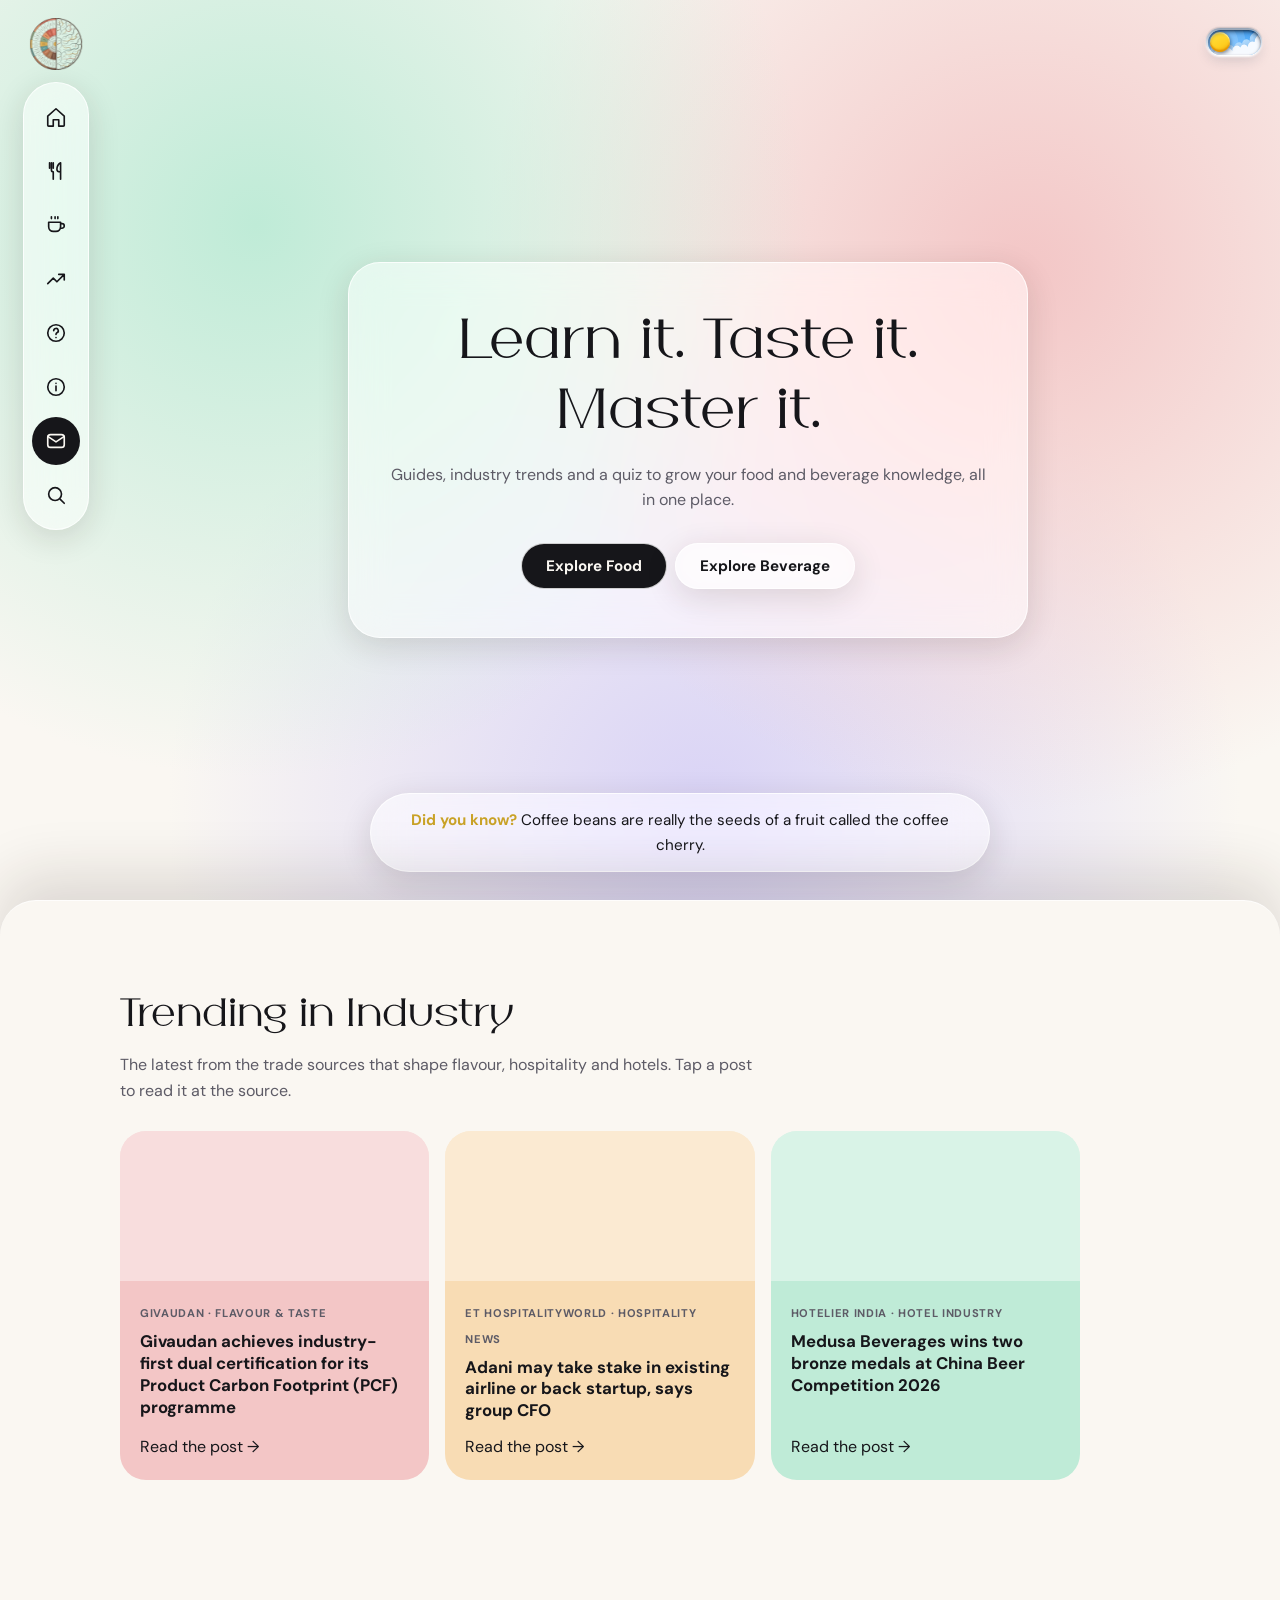
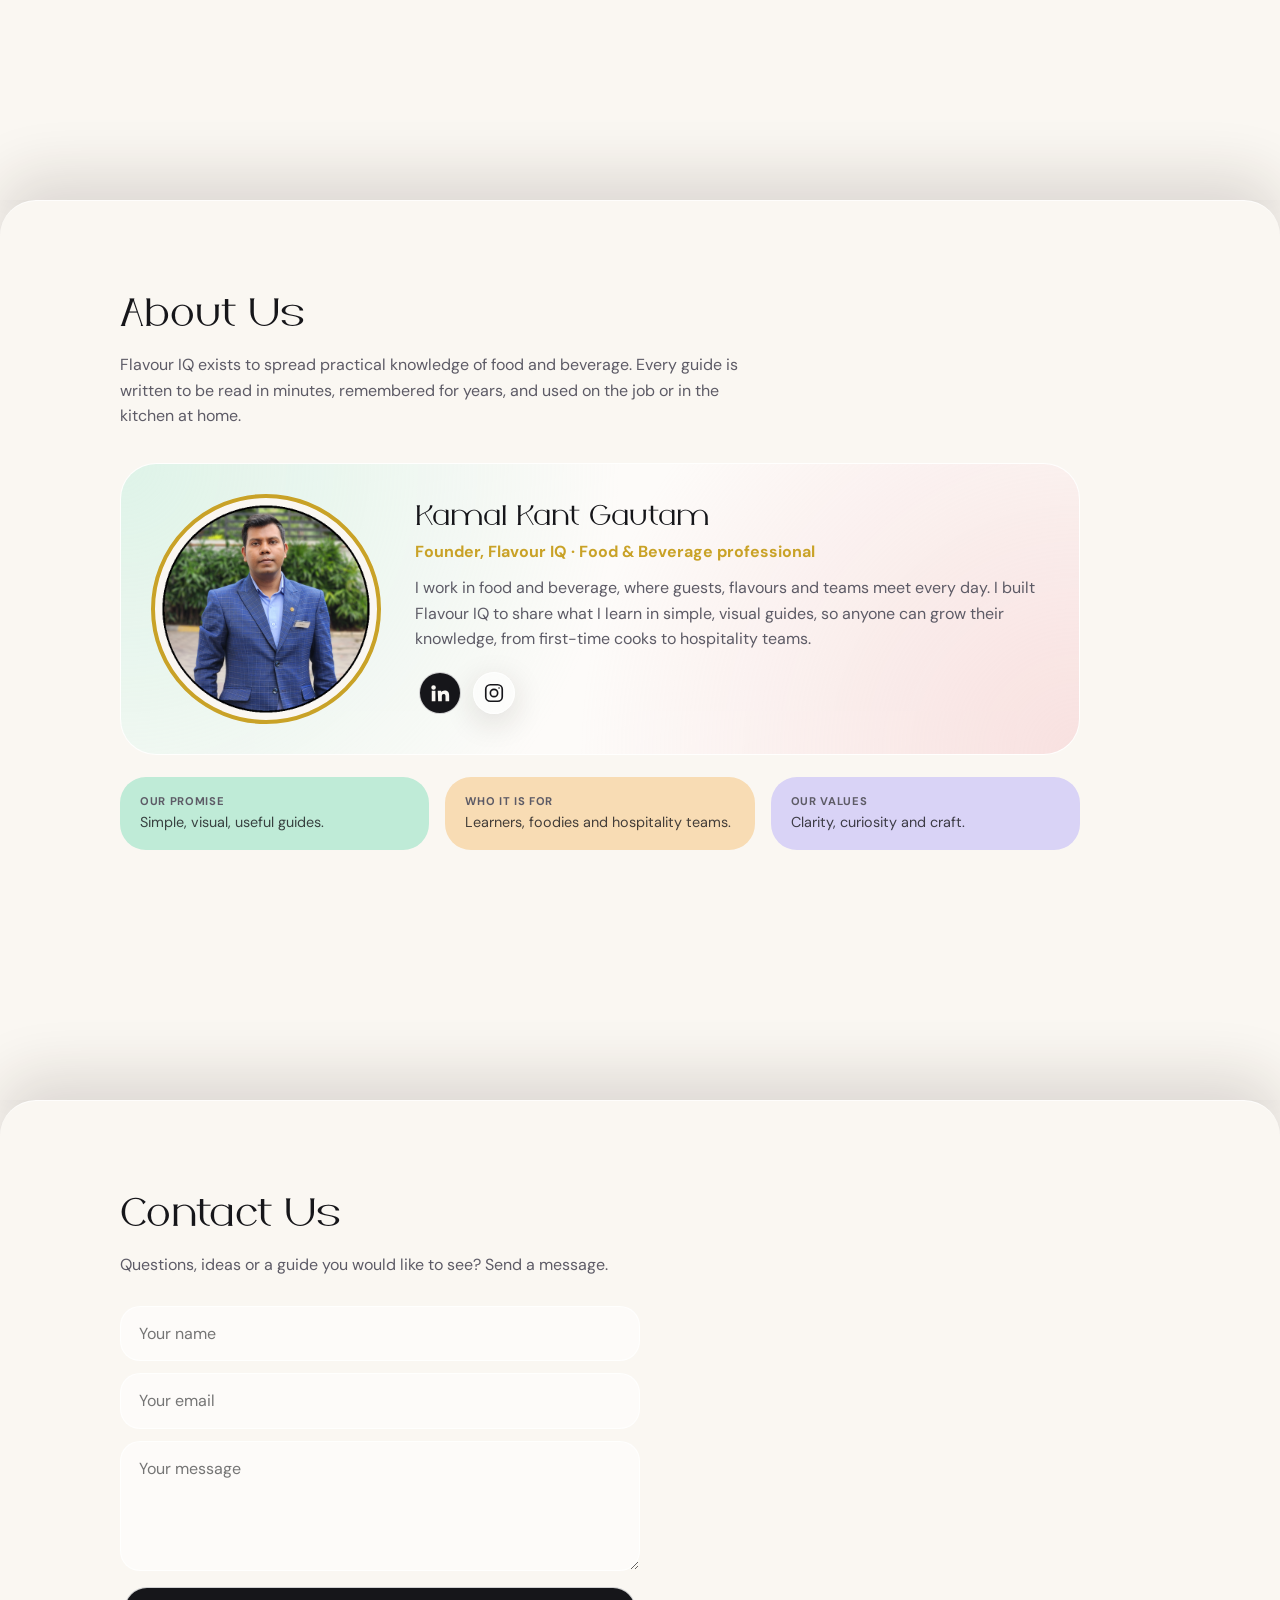
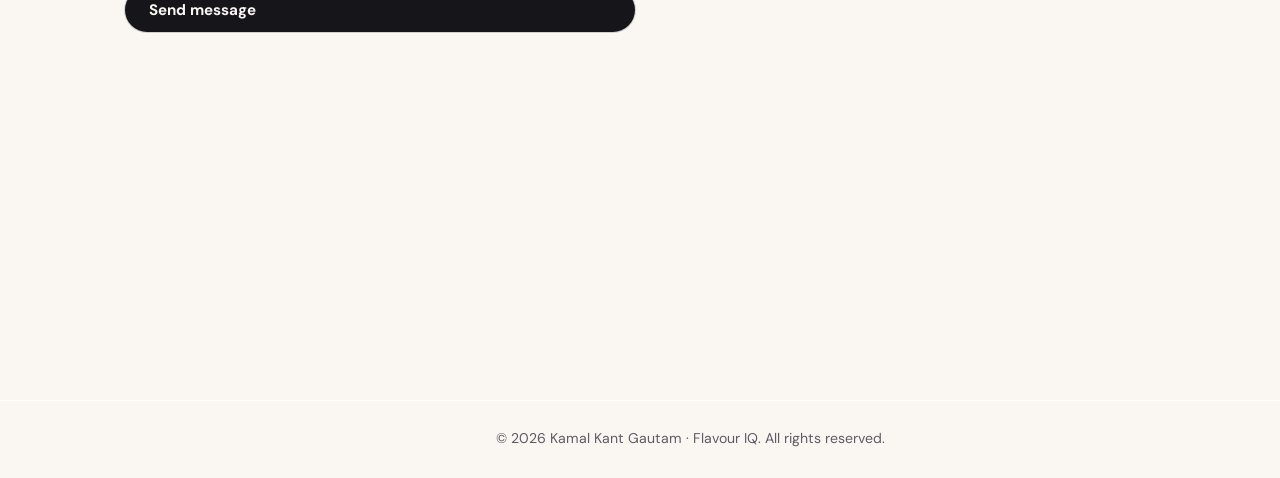
<file: index.html>
<!DOCTYPE html>
<html lang="en"><head>
<meta charset="utf-8"><meta name="viewport" content="width=device-width, initial-scale=1, viewport-fit=cover">
<title>Flavour IQ · Learn it. Taste it. Master it.</title>
<meta name="description" content="Flavour IQ: guides, trends and a quiz to learn food and beverage knowledge.">
<link rel="icon" href="assets/favicon.png"><link rel="apple-touch-icon" href="assets/apple-touch-icon.png">
<link href="https://fonts.googleapis.com/css2?family=DM+Sans:wght@400;500;700&display=swap" rel="stylesheet">
<style>
@font-face{font-family:Bosch;src:url(assets/bosch.otf) format("opentype");font-display:swap}
:root{--bg:#faf7f2;--sur:#faf7f2;--ink:#16161a;--mut:#5d5b66;--glass:rgba(255,255,255,.55);--edge:rgba(255,255,255,.8);--shadow:rgba(40,30,20,.14);--ddbg:rgba(255,255,255,.94);--dot:rgba(22,22,26,.1);--ovbg:rgba(250,247,242,.4);--gold:#c9a227;--rose:#f3c6c6;--peach:#f8dcb4;--lav:#d9d3f6;--mint:#bfebd7;
--hbg:radial-gradient(circle at 20% 25%,#bfebd7,transparent 45%),radial-gradient(circle at 80% 30%,#f3c6c6,transparent 45%),radial-gradient(circle at 55% 90%,#d9d3f6,transparent 50%),#faf7f2}
:root[data-theme=dark]{--bg:#131317;--sur:linear-gradient(180deg,#1d1d24,#131317 40%);--ink:#f4f1ea;--mut:#a9a6b3;--glass:rgba(255,255,255,.08);--edge:rgba(255,255,255,.16);--shadow:rgba(0,0,0,.55);--ddbg:rgba(30,30,38,.92);--dot:rgba(255,255,255,.12);--ovbg:rgba(10,10,14,.5);--gold:#e2bb4b;--rose:#f3c6c6;--peach:#f8dcb4;--lav:#d9d3f6;--mint:#bfebd7;
--hbg:linear-gradient(rgba(14,13,18,.62),rgba(14,13,18,.8)),url(assets/bg-night.jpg) center/cover,#131317}
*{box-sizing:border-box;margin:0}html{scroll-behavior:smooth}
body{font-family:"DM Sans",system-ui,sans-serif;background:var(--bg);color:var(--ink);transition:background .4s,color .4s;line-height:1.6}
h1,h2,h3,.bd{font-family:Bosch,"DM Sans",sans-serif;font-weight:400;line-height:1.1}
.glass{background:var(--glass);border:1px solid var(--edge);backdrop-filter:blur(18px) saturate(1.4);-webkit-backdrop-filter:blur(18px) saturate(1.4);box-shadow:0 8px 32px var(--shadow)}
.ic{width:22px;height:22px;fill:none;stroke:currentColor;stroke-width:1.8;stroke-linecap:round;stroke-linejoin:round}
#home{position:sticky;top:0;height:100vh;height:100svh;z-index:0;display:grid;place-items:center;padding:24px 24px 24px 120px;overflow:hidden;background:var(--hbg)}
.hbox{max-width:680px;padding:44px 40px;border-radius:32px;text-align:center}
.hbox h1{font-size:clamp(2.2rem,5.5vw,4rem);margin-bottom:14px}.hbox p{color:var(--mut);margin-bottom:26px}
.btn{display:inline-flex;align-items:center;gap:8px;padding:12px 24px;border-radius:999px;border:1px solid var(--edge);font:700 .95rem "DM Sans",sans-serif;cursor:pointer;color:var(--ink);text-decoration:none;margin:4px;transition:transform .2s}
.btn.dark{background:var(--ink);color:var(--bg)}.btn:hover{transform:translateY(-2px)}
.fact{position:absolute;bottom:28px;left:calc(50% + 40px);transform:translateX(-50%);width:min(620px,calc(100% - 170px));padding:14px 28px;border-radius:999px;text-align:center;font-size:.95rem}.fact b{color:var(--gold)}
.rail{position:fixed;z-index:50;top:18px;left:16px;bottom:18px;width:80px;display:flex;flex-direction:column;align-items:center;gap:12px}
.brand img{width:52px;height:52px;display:block}
nav.glass{border-radius:40px;padding:10px 8px;display:flex;flex-direction:column;gap:6px}
.nl{position:relative;width:48px;height:48px;border-radius:50%;display:grid;place-items:center;border:0;background:none;color:var(--ink);cursor:pointer;text-decoration:none;transition:background .2s,transform .2s}
.nl:hover{background:var(--glass);transform:scale(1.08)}.nl.on{background:var(--ink);color:var(--bg)}
.nl[data-tip]:hover::after{content:attr(data-tip);position:absolute;left:62px;top:50%;transform:translateY(-50%);white-space:nowrap;padding:6px 12px;border-radius:999px;background:var(--ink);color:var(--bg);font:500 .8rem "DM Sans",sans-serif;pointer-events:none}
.more,.pop{display:none}
#tg{position:fixed;z-index:60;top:18px;right:18px;width:48px;height:48px;border-radius:50%;cursor:pointer;color:var(--ink);display:grid;place-items:center}
#up{position:fixed;z-index:60;bottom:22px;right:18px;width:46px;height:46px;border-radius:50%;cursor:pointer;color:var(--ink);display:grid;place-items:center;opacity:0;pointer-events:none;transition:opacity .3s}#up.s{opacity:1;pointer-events:auto}
.cur{position:relative;z-index:2;min-height:100vh;background:var(--sur);border-radius:36px 36px 0 0;box-shadow:0 -24px 60px var(--shadow);border-top:1px solid var(--edge);padding:90px 40px 80px 120px}
.cur h2{font-size:clamp(1.8rem,4vw,2.8rem);margin-bottom:12px}.cur>p{color:var(--mut);max-width:640px;margin-bottom:28px}
.cards{display:grid;grid-template-columns:repeat(auto-fit,minmax(230px,1fr));gap:16px;max-width:960px}
.card{border-radius:26px;padding:22px;display:flex;flex-direction:column;justify-content:space-between;text-decoration:none;color:#16161a;transition:transform .2s;overflow:hidden}.card:hover{transform:translateY(-4px)}
.card small{color:#5d5b66;font-weight:700;text-transform:uppercase;letter-spacing:.06em;font-size:.7rem}.card h3{font-size:1.25rem;margin:6px 0}
.rose{background:var(--rose)}.peach{background:var(--peach)}.lav{background:var(--lav)}.mint{background:var(--mint)}
.tr{padding:0;min-height:300px}.tr .im{height:150px;background:rgba(255,255,255,.4) center/cover;display:grid;place-items:center}.im svg{width:100%;height:100%}.tr .tx{padding:18px 20px 20px;display:flex;flex-direction:column;gap:6px;flex:1;justify-content:space-between}.tr h3{font-size:1.05rem;font-family:"DM Sans",sans-serif;font-weight:700;line-height:1.3}
.slim .card{min-height:0;padding:16px 20px}.slim p{font-size:.9rem;color:#16161a;opacity:.8}
.me{display:grid;grid-template-columns:230px 1fr;gap:34px;align-items:center;max-width:960px;margin:34px 0 22px;padding:30px;border-radius:36px;background:var(--glass);border:1px solid var(--edge);position:relative;overflow:hidden}
.me::before{content:"";position:absolute;inset:0;background:radial-gradient(circle at 0 0,var(--mint),transparent 50%),radial-gradient(circle at 100% 100%,var(--rose),transparent 50%);opacity:.5}
.me>*{position:relative}.me img{width:230px;height:230px;border-radius:50%;border:4px solid var(--gold);padding:6px;background:var(--bg)}
.me h3{font-size:2rem}.role{color:var(--gold);font-weight:700;margin:4px 0 10px}.me p{color:var(--mut);margin-bottom:16px}
form{max-width:520px;display:grid;gap:12px}
input,textarea{width:100%;padding:14px 18px;border-radius:20px;border:1px solid var(--edge);background:var(--glass);color:var(--ink);font:inherit}textarea{min-height:130px;resize:vertical}#st{min-height:1.4em;color:var(--mut)}
.dd{position:fixed;z-index:80;width:132px;border-radius:20px;padding:10px;display:none;background-color:var(--ddbg);border:1px solid var(--edge);backdrop-filter:blur(18px);box-shadow:0 8px 32px var(--shadow)}
.dd.o{display:block}.dd h4{font:400 .95rem Bosch,sans-serif;padding:2px 6px 6px}
.dd a{display:flex;align-items:center;gap:8px;padding:8px;border-radius:14px;text-decoration:none;color:var(--ink);font-weight:500;font-size:.88rem}.dd a:hover{background:var(--glass)}
.dd a i{width:9px;height:9px;border-radius:50%;flex:none}.dd a span{margin-left:auto;opacity:.5}.dd p{padding:2px 6px;font-size:.8rem;color:var(--mut)}
#ov{position:fixed;inset:0;z-index:70;display:none;background:var(--ovbg);backdrop-filter:blur(14px) saturate(1.2);-webkit-backdrop-filter:blur(14px) saturate(1.2)}
.ib{width:42px;height:42px;padding:0;justify-content:center}
.sr{position:fixed;z-index:90;width:min(330px,92vw);display:none}.sr.o{display:block}
.sr input{height:64px;border-radius:999px;padding:0 26px;font-size:1rem;background:var(--glass);backdrop-filter:blur(18px);box-shadow:0 8px 32px var(--shadow)}
#rs{margin-top:10px;border-radius:24px;padding:8px;max-height:46vh;overflow:auto;display:none}#rs a{display:block;padding:9px 12px;border-radius:14px;color:var(--ink);text-decoration:none;font-size:.88rem}#rs a:hover{background:var(--glass)}#rs b{display:block;color:var(--gold);font-size:.72rem;text-transform:uppercase;letter-spacing:.05em}#rs mark{background:var(--peach);color:#16161a;border-radius:3px}
footer{position:relative;z-index:2;background:var(--bg);text-align:center;padding:26px 20px 28px 120px;color:var(--mut);font-size:.88rem;border-top:1px solid var(--edge)}footer span[hidden]{display:none!important}footer span{display:inline-flex;align-items:center;gap:6px;margin-left:14px;padding:4px 12px;border-radius:999px}
@media(max-width:800px){
#home{padding:24px 16px 110px}.hbox{padding:32px 22px}.fact{left:50%;width:calc(100% - 32px);bottom:96px;border-radius:28px}
.rail{top:auto;left:12px;right:12px;bottom:max(12px,env(safe-area-inset-bottom));width:auto}.brand{display:none}
nav.glass{flex-direction:row;justify-content:space-around;border-radius:999px;padding:6px;width:100%}.nl{width:44px;height:44px}.nl[data-tip]:hover::after{display:none}
.extra{display:none}.more{display:grid}
.pop{position:absolute;bottom:68px;right:0;flex-direction:column;gap:2px;padding:10px;border-radius:24px}.rail.open .pop{display:flex}
.pop a{display:flex;align-items:center;gap:10px;padding:9px 12px;border-radius:16px;color:var(--ink);text-decoration:none;font-size:.95rem}
.cur{padding:80px 18px 120px;border-radius:28px 28px 0 0}footer{padding:24px 16px 100px}
#tg{top:max(14px,env(safe-area-inset-top));right:14px}#up{bottom:92px}.me{grid-template-columns:1fr;text-align:center;padding:24px}.me img{margin:auto;width:180px;height:180px}.me .btn{margin:4px}}
</style><link rel="stylesheet" href="assets/fiq-common.css"><link rel="stylesheet" href="assets/fiq-popup.css"></head><body>
<svg width="0" height="0" style="position:absolute"><defs>
<symbol id="i-home" viewBox="0 0 24 24"><path d="M3 11l9-8 9 8v10a1 1 0 0 1-1 1h-5v-7H9v7H4a1 1 0 0 1-1-1z"/></symbol>
<symbol id="i-food" viewBox="0 0 24 24"><path d="M7 3v8a2 2 0 0 0 2 2v8M5 3v6M9 3v6M17 21V3c-2.5 1.5-4 4-4 7 0 2 1.5 3 4 3"/></symbol>
<symbol id="i-bev" viewBox="0 0 24 24"><path d="M4 9h13v5a5 5 0 0 1-5 5H9a5 5 0 0 1-5-5zM17 10.5h1.5a2.5 2.5 0 0 1 0 5H16.5M7 3v2M11 3v2M14 3v2"/></symbol>
<symbol id="i-tr" viewBox="0 0 24 24"><path d="M3 17l6-6 4 4 8-8M15 7h6v6"/></symbol>
<symbol id="i-q" viewBox="0 0 24 24"><circle cx="12" cy="12" r="9"/><path d="M9.5 9.5a2.5 2.5 0 1 1 3.5 2.3c-.7.4-1 .9-1 1.7M12 17h.01"/></symbol>
<symbol id="i-i" viewBox="0 0 24 24"><circle cx="12" cy="12" r="9"/><path d="M12 11v5M12 8h.01"/></symbol>
<symbol id="i-m" viewBox="0 0 24 24"><rect x="3" y="5" width="18" height="14" rx="3"/><path d="M3 7l9 6 9-6"/></symbol>
<symbol id="i-s" viewBox="0 0 24 24"><circle cx="11" cy="11" r="7"/><path d="M21 21l-4.3-4.3"/></symbol>
<symbol id="i-u" viewBox="0 0 24 24"><path d="M12 19V5M5 12l7-7 7 7"/></symbol>
<symbol id="i-d" viewBox="0 0 24 24"><circle cx="5" cy="12" r="1.2"/><circle cx="12" cy="12" r="1.2"/><circle cx="19" cy="12" r="1.2"/></symbol>
<symbol id="i-moon" viewBox="0 0 24 24"><path d="M20 14.5A8 8 0 1 1 9.5 4a6.5 6.5 0 0 0 10.5 10.5z"/></symbol>
<symbol id="i-sun" viewBox="0 0 24 24"><circle cx="12" cy="12" r="4"/><path d="M12 2v2M12 20v2M4.9 4.9l1.4 1.4M17.7 17.7l1.4 1.4M2 12h2M20 12h2M4.9 19.1l1.4-1.4M17.7 6.3l1.4-1.4"/></symbol>
<symbol id="i-li" viewBox="0 0 24 24"><path d="M4.98 3.5a2.5 2.5 0 1 1 0 5 2.5 2.5 0 0 1 0-5zM3 9.5h4V21H3zM9.5 9.5h3.8v1.6c.6-1 1.9-1.9 3.9-1.9 4 0 4.8 2.6 4.8 6V21h-4v-5c0-1.3 0-3-1.9-3s-2.1 1.4-2.1 2.9V21h-4z" fill="currentColor" stroke="none"/></symbol>
<symbol id="i-ig" viewBox="0 0 24 24"><rect x="3" y="3" width="18" height="18" rx="5"/><circle cx="12" cy="12" r="4"/><path d="M17.5 6.5h.01"/></symbol>
<symbol id="i-eye" viewBox="0 0 24 24"><path d="M1 12s4-7 11-7 11 7 11 7-4 7-11 7S1 12 1 12z"/><circle cx="12" cy="12" r="3"/></symbol>
</defs></svg>
<div class="rail" id="rail">
<a class="brand" href="#home" aria-label="Flavour IQ home"><img src="assets/logo.png" alt="Flavour IQ"></a>
<nav class="glass" aria-label="Main">
<a class="nl on" href="#home" data-s="home" data-tip="Home" aria-label="Home"><svg class="ic"><use href="#i-home"/></svg></a>
<button class="nl" data-m="food" data-tip="Food" aria-label="Food"><svg class="ic"><use href="#i-food"/></svg></button>
<button class="nl" data-m="bev" data-tip="Beverage" aria-label="Beverage"><svg class="ic"><use href="#i-bev"/></svg></button>
<a class="nl extra" href="#trending" data-s="trending" data-tip="Trending in Industry" aria-label="Trending"><svg class="ic"><use href="#i-tr"/></svg></a>
<button class="nl" data-m="quiz" data-tip="Quiz" aria-label="Quiz"><svg class="ic"><use href="#i-q"/></svg></button>
<a class="nl extra" href="#about" data-s="about" data-tip="About Us" aria-label="About"><svg class="ic"><use href="#i-i"/></svg></a>
<a class="nl extra" href="#contact" data-s="contact" data-tip="Contact Us" aria-label="Contact"><svg class="ic"><use href="#i-m"/></svg></a>
<button class="nl" id="sb" data-tip="Search" aria-label="Search"><svg class="ic"><use href="#i-s"/></svg></button>
<button class="nl more" id="more" aria-label="More"><svg class="ic"><use href="#i-d"/></svg></button>
</nav>
<div class="pop glass"><a href="#trending"><svg class="ic"><use href="#i-tr"/></svg>Trending</a><a href="#about"><svg class="ic"><use href="#i-i"/></svg>About Us</a><a href="#contact"><svg class="ic"><use href="#i-m"/></svg>Contact Us</a></div>
</div>
<button id="tg" class="glass" aria-label="Switch day or night mode"><svg class="ic"><use href="#i-moon"/></svg></button>
<button id="up" class="glass" aria-label="Back to top"><svg class="ic"><use href="#i-u"/></svg></button>
<div id="ov"></div><div class="dd" id="dd"></div>
<div class="sr" id="sr"><input id="q" type="search" placeholder="Search all guides…" aria-label="Search guides"><div id="rs" class="glass"></div></div>

<header id="home"><div class="hbox glass"><h1>Learn it. Taste it. Master it.</h1>
<p>Guides, industry trends and a quiz to grow your food and beverage knowledge, all in one place.</p>
<button class="btn dark" data-m="food">Explore Food</button><button class="btn glass" data-m="bev">Explore Beverage</button></div>
<div class="fact glass" id="fact"></div></header>

<section class="cur" id="trending"><h2>Trending in Industry</h2>
<p>The latest from the trade sources that shape flavour, hospitality and hotels. Tap a post to read it at the source.</p>
<div class="cards" id="tc"></div></section>

<section class="cur" id="about"><h2>About Us</h2>
<p>Flavour IQ exists to spread practical knowledge of food and beverage. Every guide is written to be read in minutes, remembered for years, and used on the job or in the kitchen at home.</p>
<div class="me"><img src="assets/kamal.png" alt="Kamal Kant Gautam">
<div><h3>Kamal Kant Gautam</h3><div class="role">Founder, Flavour IQ · Food &amp; Beverage professional</div>
<p>I work in food and beverage, where guests, flavours and teams meet every day. I built Flavour IQ to share what I learn in simple, visual guides, so anyone can grow their knowledge, from first-time cooks to hospitality teams.</p>
<a class="btn dark ib" href="https://www.linkedin.com/in/kamal-kant-gautam-103287101" target="_blank" rel="noopener" aria-label="LinkedIn"><svg class="ic"><use href="#i-li"/></svg></a>
<a class="btn glass ib" href="https://www.instagram.com/kamalkantgautam94" target="_blank" rel="noopener" aria-label="Instagram"><svg class="ic"><use href="#i-ig"/></svg></a></div></div>
<div class="cards slim">
<div class="card mint"><small>Our promise</small><p>Simple, visual, useful guides.</p></div>
<div class="card peach"><small>Who it is for</small><p>Learners, foodies and hospitality teams.</p></div>
<div class="card lav"><small>Our values</small><p>Clarity, curiosity and craft.</p></div></div></section>

<section class="cur" id="contact"><h2>Contact Us</h2><p>Questions, ideas or a guide you would like to see? Send a message.</p>
<form id="form"><input type="text" name="name" placeholder="Your name" required><input type="email" name="email" placeholder="Your email" required><textarea name="message" placeholder="Your message" required></textarea>
<button class="btn dark" type="submit">Send message</button><div id="st" role="status"></div></form></section>
<footer>© <span style="all:unset" id="yr"></span> Kamal Kant Gautam · Flavour IQ. All rights reserved.<span class="glass" id="vc" hidden><svg class="ic" style="width:16px;height:16px"><use href="#i-eye"/></svg><b id="vn"></b> visitors</span></footer>

<script src="data/search-index.js"></script>
<script>
const $=i=>document.getElementById(i),A=(s,f)=>document.querySelectorAll(s).forEach(f);
const GD=[["Pasta","guides/pasta.html","var(--rose)"],["Cheese","guides/cheese.html","var(--peach)"],["Pastry","guides/pastry.html","var(--lav)"],["Tea","guides/tea.html","var(--mint)"],["Coffee","guides/coffee.html","var(--rose)"],["Beverages","guides/beverage.html","var(--lav)"],["Non-Alcoholic","guides/non-alcoholic.html","var(--mint)"],["Water","guides/water.html","var(--mint)"]];
const G={food:["Food guides",[0,1,2]],bev:["Beverage guides",[3,4,5,6,7]]};
const F=["Coffee beans are really the seeds of a fruit called the coffee cherry.","White, green, oolong, black and pu-erh tea all come from the same plant, Camellia sinensis.","Espresso is a brewing method, not a type of bean.","The holes in Swiss cheese come from gas bubbles made by bacteria during ripening.","Parmigiano Reggiano is aged for at least 12 months.","Saffron threads are the hand-picked stigmas of a crocus flower.","Vanilla is often named the second most expensive spice, after saffron.","Traditional dried pasta is made from durum wheat semolina.","Cold brew coffee is steeped in cold water, usually for 12 hours or more.","Honey sealed in a jar barely spoils; edible honey has been found in ancient tombs.","Italy makes hundreds of pasta shapes, each paired with a sauce that suits it.","Laminated doughs like croissants get their flaky layers from folding butter into dough again and again."];
$("fact").innerHTML="<b>Did you know?</b> "+F[Math.floor(Math.random()*F.length)];$("yr").textContent=new Date().getFullYear();
const dd=$("dd"),sr=$("sr"),rail=$("rail");
function closeAll(){dd.classList.remove("o");sr.classList.remove("o");$("ov").style.display="none";rail.classList.remove("open")}
A('a[href="#home"]',a=>a.onclick=e=>{e.preventDefault();closeAll();scrollTo({top:0,behavior:"smooth"})});
A("[data-m]",b=>b.onclick=e=>{e.stopPropagation();const k=b.dataset.m;if(k=="quiz"){location.href="quiz.html";return}const was=dd.classList.contains("o")&&dd.dataset.k==k;closeAll();if(was)return;
 dd.dataset.k=k;dd.innerHTML=k=="quiz"?"<h4>Quiz</h4><p>Coming soon</p>":"<h4>"+G[k][0]+"</h4>"+G[k][1].map(i=>`<a href="${GD[i][1]}"><i style="background:${GD[i][2]}"></i>${GD[i][0]}<span>→</span></a>`).join("");
 dd.classList.add("o");const r=b.getBoundingClientRect();
 if(innerWidth>800){dd.style.left=Math.min(r.right+14,innerWidth-dd.offsetWidth-12)+"px";dd.style.top=Math.max(12,Math.min(r.top-10,innerHeight-dd.offsetHeight-12))+"px";dd.style.bottom="auto"}
 else{dd.style.left=Math.max(10,Math.min(r.left-100,innerWidth-262))+"px";dd.style.top="auto";dd.style.bottom=innerHeight-r.top+12+"px"}});
let ht;const hov=matchMedia("(hover:hover)").matches,hold=()=>clearTimeout(ht),sch=()=>{if(hov){clearTimeout(ht);ht=setTimeout(()=>dd.classList.remove("o"),250)}};
dd.onmouseenter=hold;dd.onmouseleave=sch;A("[data-m]",b=>{b.addEventListener("mouseenter",hold);b.addEventListener("mouseleave",sch)});
document.addEventListener("click",e=>{if(!dd.contains(e.target)&&!sr.contains(e.target))closeAll()});
document.addEventListener("keydown",e=>{if(e.key=="Escape")closeAll()});
$("more").onclick=e=>{e.stopPropagation();const o=rail.classList.contains("open");closeAll();if(!o)rail.classList.add("open")};
/* theme */
const R=document.documentElement,tg=$("tg");let th;try{th=localStorage.getItem("fiq-theme")}catch(e){}
if(!th)th=matchMedia("(prefers-color-scheme:dark)").matches?"dark":"light";
function setT(t){R.dataset.theme=t;tg.innerHTML='<svg class="ic"><use href="#i-'+(t=="dark"?"sun":"moon")+'"/></svg>';try{localStorage.setItem("fiq-theme",t)}catch(e){}}
setT(th);tg.onclick=()=>setT(R.dataset.theme=="dark"?"light":"dark");
/* scroll: active nav + back to top */
const io=new IntersectionObserver(es=>es.forEach(e=>{if(e.isIntersecting)A("[data-s]",a=>a.classList.toggle("on",a.dataset.s==e.target.id))}),{threshold:.5});
["home","trending","about","contact"].forEach(i=>io.observe($(i)));
addEventListener("scroll",()=>$("up").classList.toggle("s",scrollY>400),{passive:true});$("up").onclick=()=>scrollTo({top:0,behavior:"smooth"});
/* search across guides: uses the pre-built index in data/search-index.js */
const esc=s=>s.replace(/[&<>"]/g,c=>({"&":"&amp;","<":"&lt;",">":"&gt;",'"':"&quot;"}[c]));
/*S*/const nz=s=>s.toLowerCase().normalize("NFD").replace(/[\u0300-\u036f]/g,"");function srch(q){const w=nz(q).split(/\s+/).filter(Boolean);if(!w.length)return[];const out=[];
 GD.forEach(g=>{if(w.some(x=>nz(g[0]).includes(x)))out.push({n:g[0],u:g[1],s:"Open the "+g[0]+" guide",p:-1})});
 let m=SIDX.filter(x=>w.every(k=>nz(x[2]).includes(k)));if(!m.length&&w.length>1)m=SIDX.filter(x=>w.some(k=>nz(x[2]).includes(k)));
 const cnt={};m.map(x=>({n:x[0],u:x[1],s:x[2],p:nz(x[2]).indexOf(w[0])})).sort((a,b)=>(a.p<0)-(b.p<0)||a.p-b.p).forEach(x=>{cnt[x.n]=(cnt[x.n]||0)+1;if(cnt[x.n]<=3)out.push(x)});
 return out.slice(0,10)}/*E*/
$("sb").onclick=async e=>{e.stopPropagation();const o=sr.classList.contains("o");closeAll();if(o)return;$("ov").style.display="block";sr.classList.add("o");const r=$("sb").getBoundingClientRect();
 if(innerWidth>800){sr.style.left=r.right+14+"px";sr.style.top=Math.max(12,Math.min(r.top-8,innerHeight-330))+"px"}else{sr.style.left=Math.max(10,(innerWidth-330)/2)+"px";sr.style.top="16%"}
 $("q").focus()};
$("q").oninput=()=>{const q=$("q").value.trim(),rs=$("rs");if(q.length<2){rs.style.display="none";return}
 const m=srch(q),w=q.toLowerCase().split(/\s+/).filter(Boolean);rs.style.display="block";
 rs.innerHTML=m.length?m.map(x=>{let s=x.s;if(x.p>0){const a=Math.max(0,x.p-45);s=(a?"…":"")+s.slice(a,a+140)+(a+140<s.length?"…":"")}else if(x.p==0&&s.length>140)s=s.slice(0,140)+"…";
  let h=esc(s);w.forEach(k=>h=h.replace(new RegExp("("+k.replace(/[.*+?^${}()|[\]\\]/g,"\\$&")+")","ig"),"<mark>$1</mark>"));
  return`<a href="${x.u}${x.p<0?"":"#:~:text="+encodeURIComponent(w[0])}"><b>${x.n}</b>${h}</a>`}).join(""):"<a>No results found. Try another word, like tea, coffee or pasta.</a>"};
/* trending */
const ART=['<svg viewBox="0 0 160 100"><circle cx="80" cy="52" r="38" fill="#f4a340"/><circle cx="80" cy="52" r="32" fill="#ffd98a"/><g stroke="#fff" stroke-width="2.5" stroke-linecap="round"><path d="M80 24v56M52 52h56M60 32l40 40M100 32L60 72"/></g><circle cx="80" cy="52" r="5" fill="#fff"/><path d="M120 28c14-4 24 4 26 14-14 2-24-2-26-14z" fill="#7bc79a"/><path d="M34 76c-12 0-20-8-20-18 14 0 22 6 20 18z" fill="#7bc79a"/></svg>','<svg viewBox="0 0 160 100"><path d="M36 74a44 44 0 0 1 88 0z" fill="#fff"/><circle cx="80" cy="24" r="6" fill="#fff"/><rect x="24" y="74" width="112" height="7" rx="3.5" fill="#fff"/><path d="M52 58a30 30 0 0 1 20-22" stroke="#f3c6c6" stroke-width="4" fill="none" stroke-linecap="round"/></svg>','<svg viewBox="0 0 160 100"><rect x="46" y="14" width="68" height="74" rx="6" fill="#fff"/><g fill="#bfebd7"><rect x="56" y="26" width="12" height="12" rx="2"/><rect x="74" y="26" width="12" height="12" rx="2"/><rect x="92" y="26" width="12" height="12" rx="2"/><rect x="56" y="46" width="12" height="12" rx="2"/><rect x="74" y="46" width="12" height="12" rx="2"/><rect x="92" y="46" width="12" height="12" rx="2"/></g><rect x="71" y="66" width="18" height="22" rx="3" fill="#e2bb4b"/><path d="M36 88h88" stroke="#fff" stroke-width="4" stroke-linecap="round"/></svg>'];
const SRC=[["Givaudan","https://www.givaudan.com","Flavour & taste","rose"],["ET HospitalityWorld","https://hospitality.economictimes.indiatimes.com","Hospitality news","peach"],["Hotelier India","https://www.hotelierindia.com","Hotel industry","mint"]];
(async()=>{let D=[];try{D=await (await fetch("data/trending.json")).json()}catch(e){}
 $("tc").innerHTML=SRC.map((s,i)=>{const p=D.find(d=>d.source==s[0])||{};const has=p.title;
  return`<a class="card tr ${s[3]}" href="${has?p.link:s[1]}" target="_blank" rel="noopener"><div class="im" ${p.image?`style="background-image:url('${esc(p.image)}')"`:""}>${p.image?"":ART[i]}</div><div class="tx"><div><small>${s[0]} · ${s[2]}</small><h3>${has?esc(p.title):"Latest from "+s[0]}</h3></div><span>${has?"Read the post →":"Visit source →"}</span></div></a>`}).join("")})();
/* visitors: Abacus counting API, counts each new browser session once */
(async()=>{let v=0;try{v=+sessionStorage.getItem("fiq-vc")||0}catch(e){}
 if(!v){try{const r=await fetch("https://abacus.jasoncameron.dev/hit/flavouriq-kkg/visits"),j=await r.json();v=+j.value||0;try{sessionStorage.setItem("fiq-vc",v)}catch(e){}}catch(e){}}
 if(v){$("vn").textContent=v.toLocaleString();$("vc").hidden=false}})();
/* contact (Web3Forms) */
const f=$("form"),sb=f.querySelector("button"),st=$("st");
f.addEventListener("submit",async e=>{e.preventDefault();const fd=new FormData(f);fd.append("access_key","62a0868a-a733-4151-9a07-df85e49ea0cb");
 const o=sb.textContent;sb.textContent="Sending…";sb.disabled=true;
 try{const r=await fetch("https://api.web3forms.com/submit",{method:"POST",body:fd}),j=await r.json();if(r.ok){st.textContent="Thank you! Your message has been sent.";f.reset()}else st.textContent="Error: "+j.message}
 catch(x){st.textContent="Something went wrong. Please try again."}finally{sb.textContent=o;sb.disabled=false}});
</script><script src="assets/fiq-common.js" defer></script><script src="data/latest.js"></script><script src="assets/fiq-popup.js" defer></script></body></html>
</file>
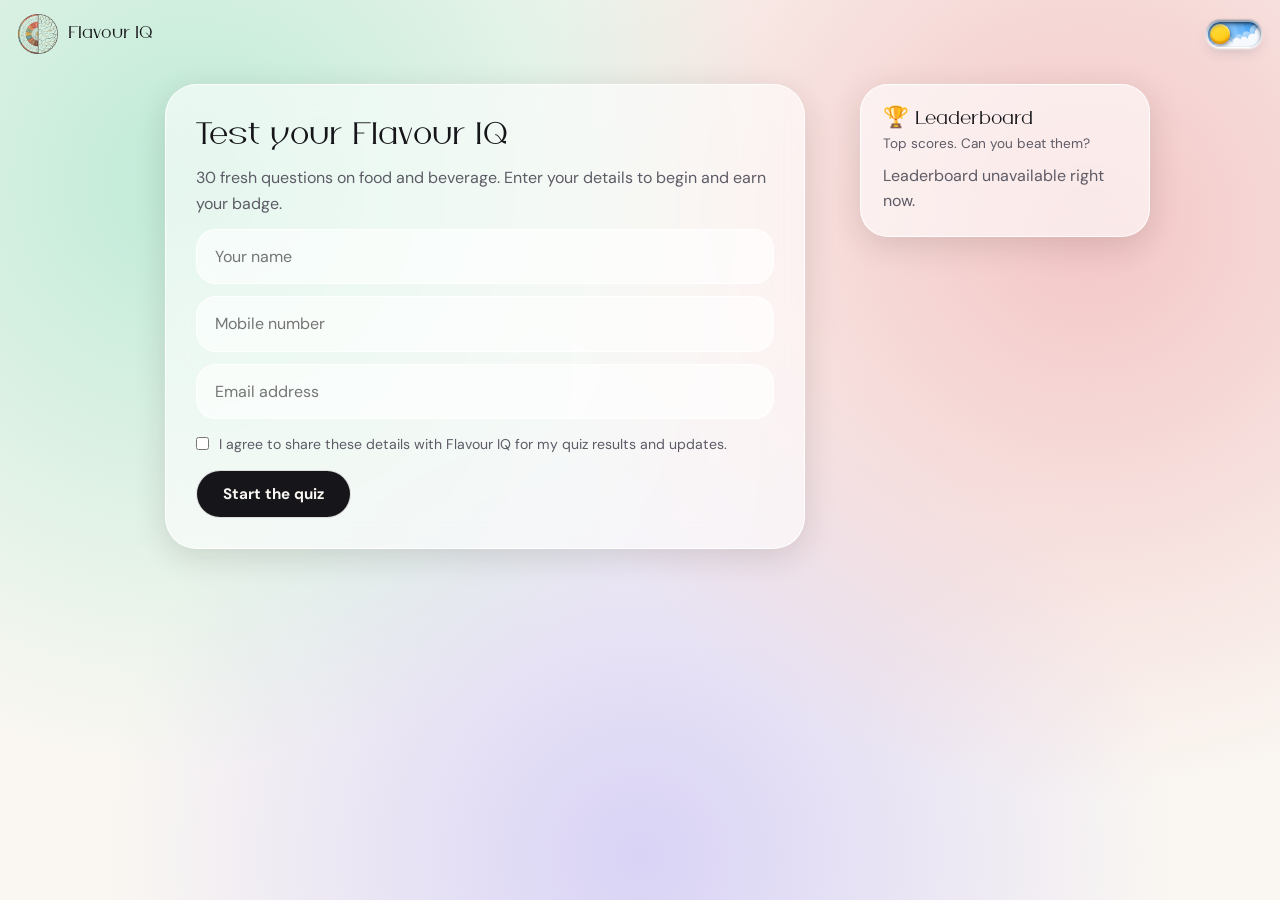
<file: quiz.html>
<!DOCTYPE html>
<html lang="en"><head><meta charset="utf-8"><meta name="viewport" content="width=device-width, initial-scale=1, viewport-fit=cover">
<title>Flavour IQ Quiz</title><link rel="icon" href="assets/favicon.png">
<link href="https://fonts.googleapis.com/css2?family=DM+Sans:wght@400;500;700&display=swap" rel="stylesheet">
<style>
@font-face{font-family:Bosch;src:url(assets/bosch.otf) format("opentype");font-display:swap}
:root{--bg:#faf7f2;--ink:#16161a;--mut:#5d5b66;--glass:rgba(255,255,255,.6);--edge:rgba(255,255,255,.85);--shadow:rgba(40,30,20,.14);--gold:#c9a227;--ok:#bfebd7;--no:#f3c6c6;--peach:#f8dcb4;--lav:#d9d3f6;
--hbg:radial-gradient(circle at 15% 20%,#bfebd7,transparent 45%),radial-gradient(circle at 85% 25%,#f3c6c6,transparent 45%),radial-gradient(circle at 50% 95%,#d9d3f6,transparent 50%),#faf7f2}
:root[data-theme=dark]{--bg:#131317;--ink:#f4f1ea;--mut:#a9a6b3;--glass:rgba(255,255,255,.08);--edge:rgba(255,255,255,.16);--shadow:rgba(0,0,0,.55);--gold:#e2bb4b;
--hbg:linear-gradient(rgba(14,13,18,.62),rgba(14,13,18,.8)),url(assets/bg-night.jpg) center/cover fixed,#131317}
*{box-sizing:border-box;margin:0}body{font-family:"DM Sans",system-ui,sans-serif;color:var(--ink);background:var(--hbg);background-attachment:fixed;min-height:100vh;line-height:1.6;padding:84px 16px 40px}
h1,h2,h3{font-family:Bosch,"DM Sans",sans-serif;font-weight:400;line-height:1.15}
.glass{background:var(--glass);border:1px solid var(--edge);backdrop-filter:blur(18px);-webkit-backdrop-filter:blur(18px);box-shadow:0 8px 32px var(--shadow)}
.top{position:fixed;top:0;left:0;right:0;display:flex;justify-content:space-between;align-items:center;padding:14px 18px;z-index:5}
.top a{display:flex;align-items:center;gap:10px;color:var(--ink);text-decoration:none;font-family:Bosch,sans-serif;font-size:1.2rem}.top img{width:40px;height:40px}
#tg{width:44px;height:44px;border-radius:50%;cursor:pointer;color:var(--ink);font-size:1.15rem}
.box{max-width:640px;margin:0 auto;border-radius:32px;padding:30px;display:none}.box.on{display:block}
.box h1,.box h2{font-size:clamp(1.6rem,4.5vw,2.2rem);margin-bottom:10px}.mut{color:var(--mut)}
input,textarea{width:100%;padding:14px 18px;border-radius:20px;border:1px solid var(--edge);background:var(--glass);color:var(--ink);font:inherit;margin-top:12px}
.btn{display:inline-block;padding:13px 26px;border-radius:999px;border:1px solid var(--edge);font:700 .95rem "DM Sans",sans-serif;cursor:pointer;color:var(--ink);background:var(--glass);margin:14px 6px 0 0;text-decoration:none}.btn.d{background:var(--ink);color:var(--bg)}.btn:disabled{opacity:.4;cursor:not-allowed}
.chk{display:flex;gap:10px;align-items:flex-start;margin-top:14px;font-size:.88rem;color:var(--mut)}.chk input{width:auto;margin:4px 0 0}
.bar{height:8px;border-radius:99px;background:var(--glass);overflow:hidden;margin:6px 0 18px}.bar i{display:block;height:100%;width:0;background:var(--gold);transition:width .3s}
.chip{display:inline-block;padding:3px 12px;border-radius:99px;background:var(--lav);color:#16161a;font-size:.75rem;font-weight:700}
.opt{display:block;width:100%;text-align:left;margin-top:10px;padding:14px 18px;border-radius:20px;border:1px solid var(--edge);background:var(--glass);color:var(--ink);font:500 1rem "DM Sans",sans-serif;cursor:pointer}.opt:hover{transform:translateX(3px)}.opt.s{background:var(--peach);color:#16161a;border-color:var(--gold)}
.badge{text-align:center;margin:8px 0 14px}.badge .em{font-size:3.4rem;width:110px;height:110px;line-height:104px;border-radius:50%;border:4px solid var(--gold);margin:auto;background:var(--glass)}.badge h2{margin-top:10px;color:var(--gold)}
.note{padding:16px 20px;border-radius:22px;background:var(--glass);border:1px solid var(--edge);margin:14px 0}
.rv{border-radius:22px;padding:16px 18px;margin-top:12px;color:#16161a}.rv.g{background:var(--ok)}.rv.r{background:var(--no)}.rv p{margin-top:4px;font-size:.92rem}.rv .e{margin-top:8px;padding-top:8px;border-top:1px solid rgba(0,0,0,.12)}
.tg{display:inline-block;margin:8px 6px 0 0;padding:3px 12px;border-radius:99px;border:1px solid rgba(0,0,0,.25);font-size:.78rem;cursor:pointer;background:rgba(255,255,255,.5)}.tg.s{background:#16161a;color:#fff}
.stars button{font-size:2rem;background:none;border:0;cursor:pointer;color:var(--mut);padding:0 2px}.stars button.s{color:var(--gold)}
#msg{margin-top:10px;color:var(--mut)}
.wrap{display:grid;grid-template-columns:minmax(0,1fr) 290px;gap:20px;max-width:1020px;margin:0 auto;align-items:start}
.lb{border-radius:28px;padding:22px;position:sticky;top:84px}.lb h3{font-size:1.3rem;margin-bottom:2px}
.lr{display:flex;align-items:center;gap:10px;padding:9px 4px;border-bottom:1px solid var(--edge)}.lr:last-child{border:0}
.rk{width:26px;height:26px;border-radius:50%;background:var(--lav);color:#16161a;font-weight:700;font-size:.8rem;display:grid;place-items:center;flex:none}.lr:nth-child(1) .rk{background:var(--gold)}
.nm{flex:1;overflow:hidden;text-overflow:ellipsis;white-space:nowrap}
@media(max-width:900px){.wrap{grid-template-columns:1fr}.lb{position:static}}
</style><link rel="stylesheet" href="assets/fiq-common.css"></head><body>
<div class="top"><a href="index.html"><img src="assets/logo.png" alt="">Flavour IQ</a><button id="tg" class="glass" aria-label="Day or night mode">🌙</button></div>

<div class="wrap"><main>
<section class="box glass on" id="s1"><h1>Test your Flavour IQ</h1>
<p class="mut">30 fresh questions on food and beverage. Enter your details to begin and earn your badge.</p>
<form id="reg"><input id="nm" placeholder="Your name" required autocomplete="name"><input id="mb" type="tel" placeholder="Mobile number" pattern="[0-9+ ]{10,15}" title="Enter a valid mobile number" required autocomplete="tel"><input id="em" type="email" placeholder="Email address" required autocomplete="email">
<label class="chk"><input type="checkbox" required><span>I agree to share these details with Flavour IQ for my quiz results and updates.</span></label>
<button class="btn d" type="submit">Start the quiz</button></form></section>

<section class="box glass" id="s2"><div class="mut" style="display:flex;justify-content:space-between"><span id="cn"></span><span class="chip" id="cc"></span></div><div class="bar"><i id="pb"></i></div>
<h2 id="qt"></h2><div id="op"></div><button class="btn d" id="nx" disabled>Next</button></section>

<section class="box glass" id="s3"><div class="badge"><div class="em" id="be"></div><h2 id="bt"></h2><p class="mut" id="sc"></p></div>
<div class="note" id="ty"></div>
<a class="btn d" id="sh" href="#">Share my result</a><button class="btn" id="again">Play again</button>
<h3 style="margin:26px 0 4px">Review and explanations</h3><p class="mut" style="font-size:.9rem">Tap a tag to tell us how each question felt.</p><div id="rvw"></div>
<h3 style="margin:28px 0 4px">Rate this quiz</h3>
<div class="stars" id="st"></div>
<div id="df"><span class="tg" style="border-color:var(--mut)" data-v="Too easy">Too easy</span><span class="tg" style="border-color:var(--mut)" data-v="Just right">Just right</span><span class="tg" style="border-color:var(--mut)" data-v="Too difficult">Too difficult</span></div>
<textarea id="cm" placeholder="Anything else? (optional)" style="min-height:80px"></textarea>
<button class="btn d" id="fs">Send feedback</button><div id="msg" role="status"></div>
<p class="mut" style="margin-top:18px;font-size:.85rem"><a href="index.html" style="color:var(--gold)">← Back to Flavour IQ</a></p></section>
</main><aside class="lb glass"><h3>🏆 Leaderboard</h3><p class="mut" style="font-size:.85rem;margin-bottom:8px">Top scores. Can you beat them?</p><div id="bl"></div></aside></div>
<script src="data/questions.js"></script>
<script>
const $=i=>document.getElementById(i),KEY="62a0868a-a733-4151-9a07-df85e49ea0cb",N=30;
const sh=a=>{for(let i=a.length-1;i>0;i--){const j=Math.floor(Math.random()*(i+1));[a[i],a[j]]=[a[j],a[i]]}return a};
const show=i=>{["s1","s2","s3"].forEach(s=>$(s).classList.toggle("on",s==i));scrollTo(0,0)};
let P,Q,k,ans,sc,fb,stars=0,diff="";
/* theme */
const R=document.documentElement;let th;try{th=localStorage.getItem("fiq-theme")}catch(e){}
if(!th)th=matchMedia("(prefers-color-scheme:dark)").matches?"dark":"light";
const setT=t=>{R.dataset.theme=t;$("tg").textContent=t=="dark"?"☀️":"🌙";try{localStorage.setItem("fiq-theme",t)}catch(e){}};setT(th);$("tg").onclick=()=>setT(R.dataset.theme=="dark"?"light":"dark");
/* send to Web3Forms (details reach your email inbox) */
async function send(subject,data){try{const fd=new FormData();fd.append("access_key",KEY);fd.append("subject",subject);Object.entries(data).forEach(([a,b])=>fd.append(a,b));const r=await fetch("https://api.web3forms.com/submit",{method:"POST",body:fd});return r.ok}catch(e){return false}}
/* pick 30 questions the player has not seen recently */
function pick(){const all=BANK.map((_,i)=>i);let seen=[];try{seen=JSON.parse(localStorage.getItem("fiq-seen")||"[]")}catch(e){}
 let un=sh(all.filter(i=>!seen.includes(i))),ch=un.slice(0,N);
 if(ch.length<N){const o=sh(all.filter(i=>!ch.includes(i)));ch=ch.concat(o.slice(0,N-ch.length));seen=[]}
 try{localStorage.setItem("fiq-seen",JSON.stringify(seen.concat(ch)))}catch(e){}return ch}
function start(){Q=pick().map(i=>{const b=BANK[i];return{id:i,c:b[0],q:b[1],o:sh([b[2],b[3],b[4],b[5]].map((t,x)=>({t,ok:x==0}))),e:b[6]}});k=0;ans=[];fb={};stars=0;diff="";show("s2");ask()}
function ask(){const q=Q[k];$("cn").textContent="Question "+(k+1)+" of "+N;$("cc").textContent=q.c;$("pb").style.width=(k/N*100)+"%";$("qt").textContent=q.q;$("nx").disabled=true;$("nx").textContent=k==N-1?"Finish":"Next";
 $("op").innerHTML="";q.o.forEach((o,x)=>{const b=document.createElement("button");b.className="opt";b.textContent=o.t;b.onclick=()=>{ans[k]=x;[...$("op").children].forEach((c,y)=>c.classList.toggle("s",y==x));$("nx").disabled=false};$("op").appendChild(b)})}
$("nx").onclick=()=>{if(++k<N)ask();else finish()};
const BD=s=>s>=27?["👑","Food Master"]:s>=20?["🍷","Flavour Pro"]:s>=10?["🧭","Food Explorer"]:["🌱","Curious Taster"];
function finish(){sc=Q.filter((q,i)=>q.o[ans[i]].ok).length;const[e,t]=BD(sc);$("be").textContent=e;$("bt").textContent=t;$("sc").textContent="You scored "+sc+" out of "+N;
 $("ty").innerHTML="<b></b><br><span></span><br><br><span></span><br><b></b>";const c=$("ty").childNodes;c[0].textContent="Thank you, "+P.name+"!";c[2].textContent="I hope you learned something tasty today. Keep exploring, keep tasting, and keep growing your Flavour IQ.";c[5].textContent="Warm regards,";c[7].textContent="Kamal Kant Gautam";
 const base=location.href.replace(/quiz\.html.*$/,""),txt="I scored "+sc+"/"+N+" and earned the "+t+" badge on Flavour IQ! Can you beat me? "+base;
 $("sh").onclick=async e=>{e.preventDefault();if(navigator.share){try{await navigator.share({text:txt});return}catch(x){}}open("https://wa.me/?text="+encodeURIComponent(txt),"_blank")};
 $("rvw").innerHTML="";Q.forEach((q,i)=>{const ok=q.o[ans[i]].ok,d=document.createElement("div");d.className="rv "+(ok?"g":"r");
  const h=document.createElement("b");h.textContent=(i+1)+". "+q.q;d.appendChild(h);
  const a=document.createElement("p");a.textContent=(ok?"✓ Your answer: ":"✗ Your answer: ")+q.o[ans[i]].t;d.appendChild(a);
  if(!ok){const c=document.createElement("p");c.textContent="Correct answer: "+q.o.find(o=>o.ok).t;d.appendChild(c)}
  const e=document.createElement("p");e.className="e";e.textContent="💡 "+q.e;d.appendChild(e);
  ["Easy","Hard","Confusing"].forEach(v=>{const s=document.createElement("span");s.className="tg";s.textContent=v;s.onclick=()=>{fb[q.id]=fb[q.id]==v?"":v;[...d.querySelectorAll(".tg")].forEach(x=>x.classList.toggle("s",x.textContent==fb[q.id]))};d.appendChild(s)});
  $("rvw").appendChild(d)});
 $("st").innerHTML="";for(let n=1;n<=5;n++){const b=document.createElement("button");b.textContent="★";b.onclick=()=>{stars=n;[...$("st").children].forEach((x,y)=>x.classList.toggle("s",y<n))};$("st").appendChild(b)}
 $("msg").textContent="";$("fs").disabled=false;show("s3");
 send("Flavour IQ quiz result: "+P.name,{name:P.name,email:P.email,mobile:P.mobile,score:sc+"/"+N,badge:t});toSheet({type:"result",name:P.name,mobile:P.mobile,email:P.email,score:sc,total:N,badge:t});setTimeout(board,2500)}
document.querySelectorAll("#df .tg").forEach(t=>t.onclick=()=>{diff=t.dataset.v;document.querySelectorAll("#df .tg").forEach(x=>x.classList.toggle("s",x==t))});
$("fs").onclick=async()=>{if(!stars&&!diff){$("msg").textContent="Please choose a star rating or difficulty first.";return}$("fs").disabled=true;
 const flags=Object.entries(fb).filter(x=>x[1]).map(([id,v])=>v+": "+BANK[id][1]).join("\n");
 toSheet({type:"feedback",name:P.name,email:P.email,rating:stars,difficulty:diff,comment:$("cm").value,flags:flags||"none"});const ok=await send("Flavour IQ quiz feedback: "+P.name,{name:P.name,email:P.email,rating:stars+"/5",difficulty:diff,comment:$("cm").value,question_flags:flags||"none"});
 $("msg").textContent=ok?"Thank you for your feedback! It helps us improve every question.":"Could not send. Please try again.";if(!ok)$("fs").disabled=false};
const SHEET="https://script.google.com/macros/s/AKfycbweAYUrXNcx2Zsge1eMXOZjA8FnYRzCQ8cdYPOb-DjtoidtHM2-hc956KqSiIAGONFgVA/exec";/* paste your Google Apps Script web app URL between the quotes */
const esc=s=>String(s).replace(/[&<>"]/g,c=>({"&":"&amp;","<":"&lt;",">":"&gt;",'"':"&quot;"}[c]));
const toSheet=o=>{if(SHEET)try{fetch(SHEET,{method:"POST",mode:"no-cors",headers:{"Content-Type":"text/plain"},body:JSON.stringify(o)})}catch(e){}};
async function board(){const b=$("bl");if(!SHEET){b.innerHTML="<p class='mut'>The leaderboard goes live soon. Be among the first names on it!</p>";return}
 try{const r=await(await fetch(SHEET)).json();b.innerHTML=r.length?r.map((x,i)=>`<div class="lr"><span class="rk">${i+1}</span><span class="nm">${esc(x.name)}</span><span>${BD(+x.score)[0]}</span><b>${+x.score}</b></div>`).join(""):"<p class='mut'>No scores yet. Be the first!</p>"}catch(e){b.innerHTML="<p class='mut'>Leaderboard unavailable right now.</p>"}}
board();
$("again").onclick=start;
$("reg").onsubmit=e=>{e.preventDefault();P={name:$("nm").value.trim(),mobile:$("mb").value.trim(),email:$("em").value.trim()};
 send("Flavour IQ quiz: new player "+P.name,{name:P.name,email:P.email,mobile:P.mobile});toSheet({type:"player",name:P.name,mobile:P.mobile,email:P.email});start()};
</script><script src="assets/fiq-common.js" defer></script></body></html>
</file>
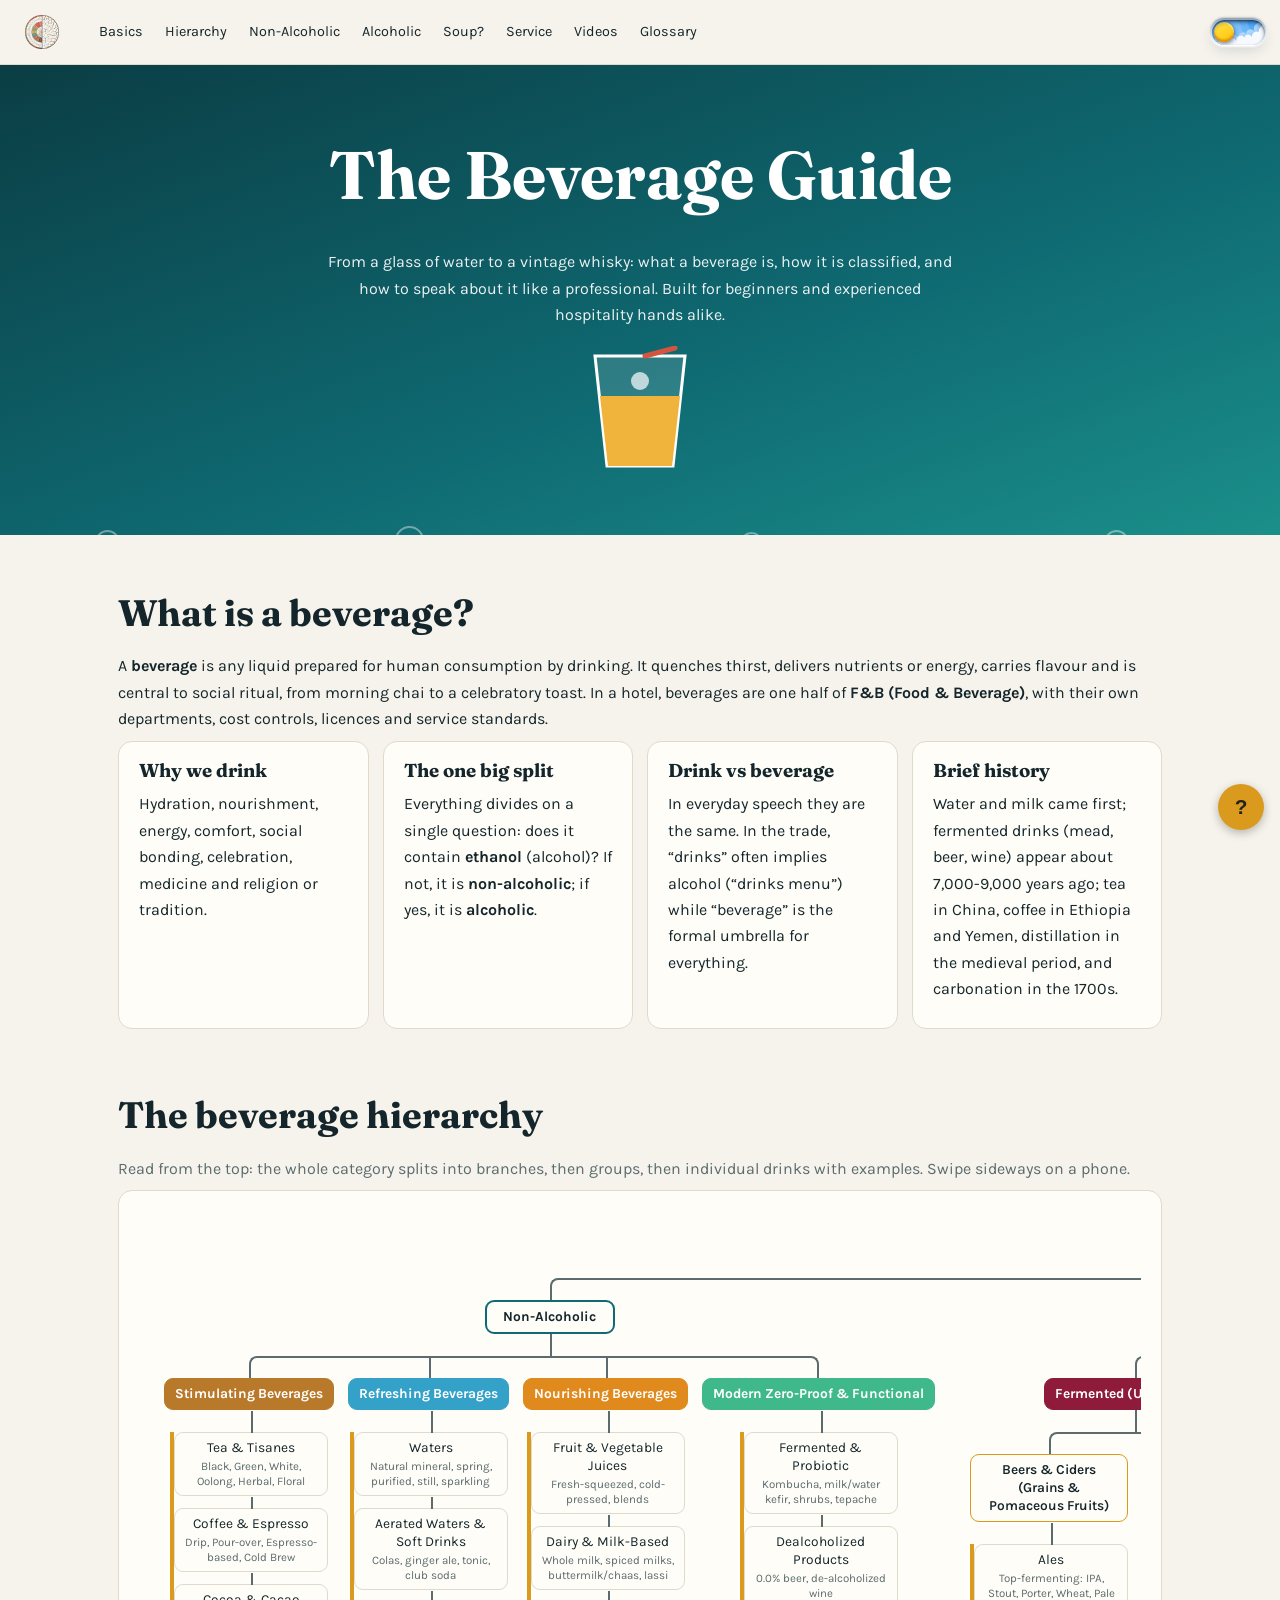
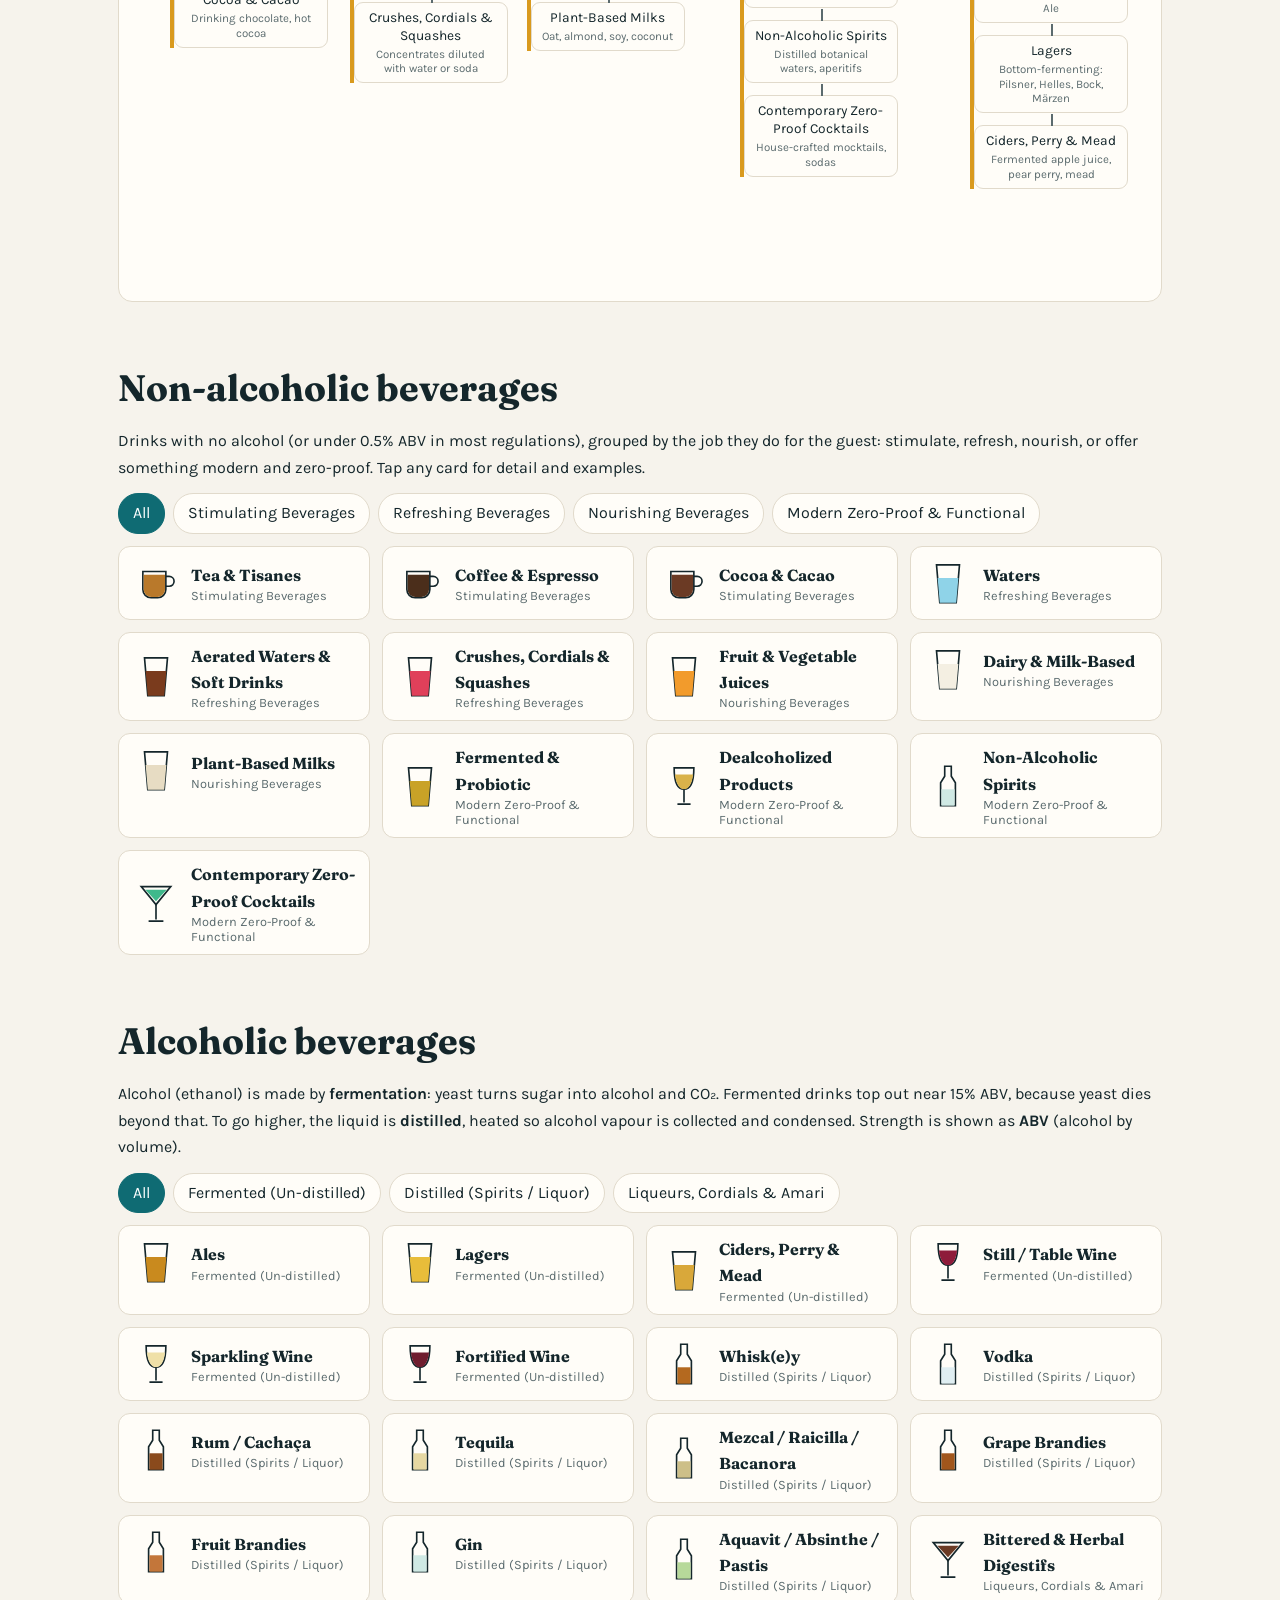
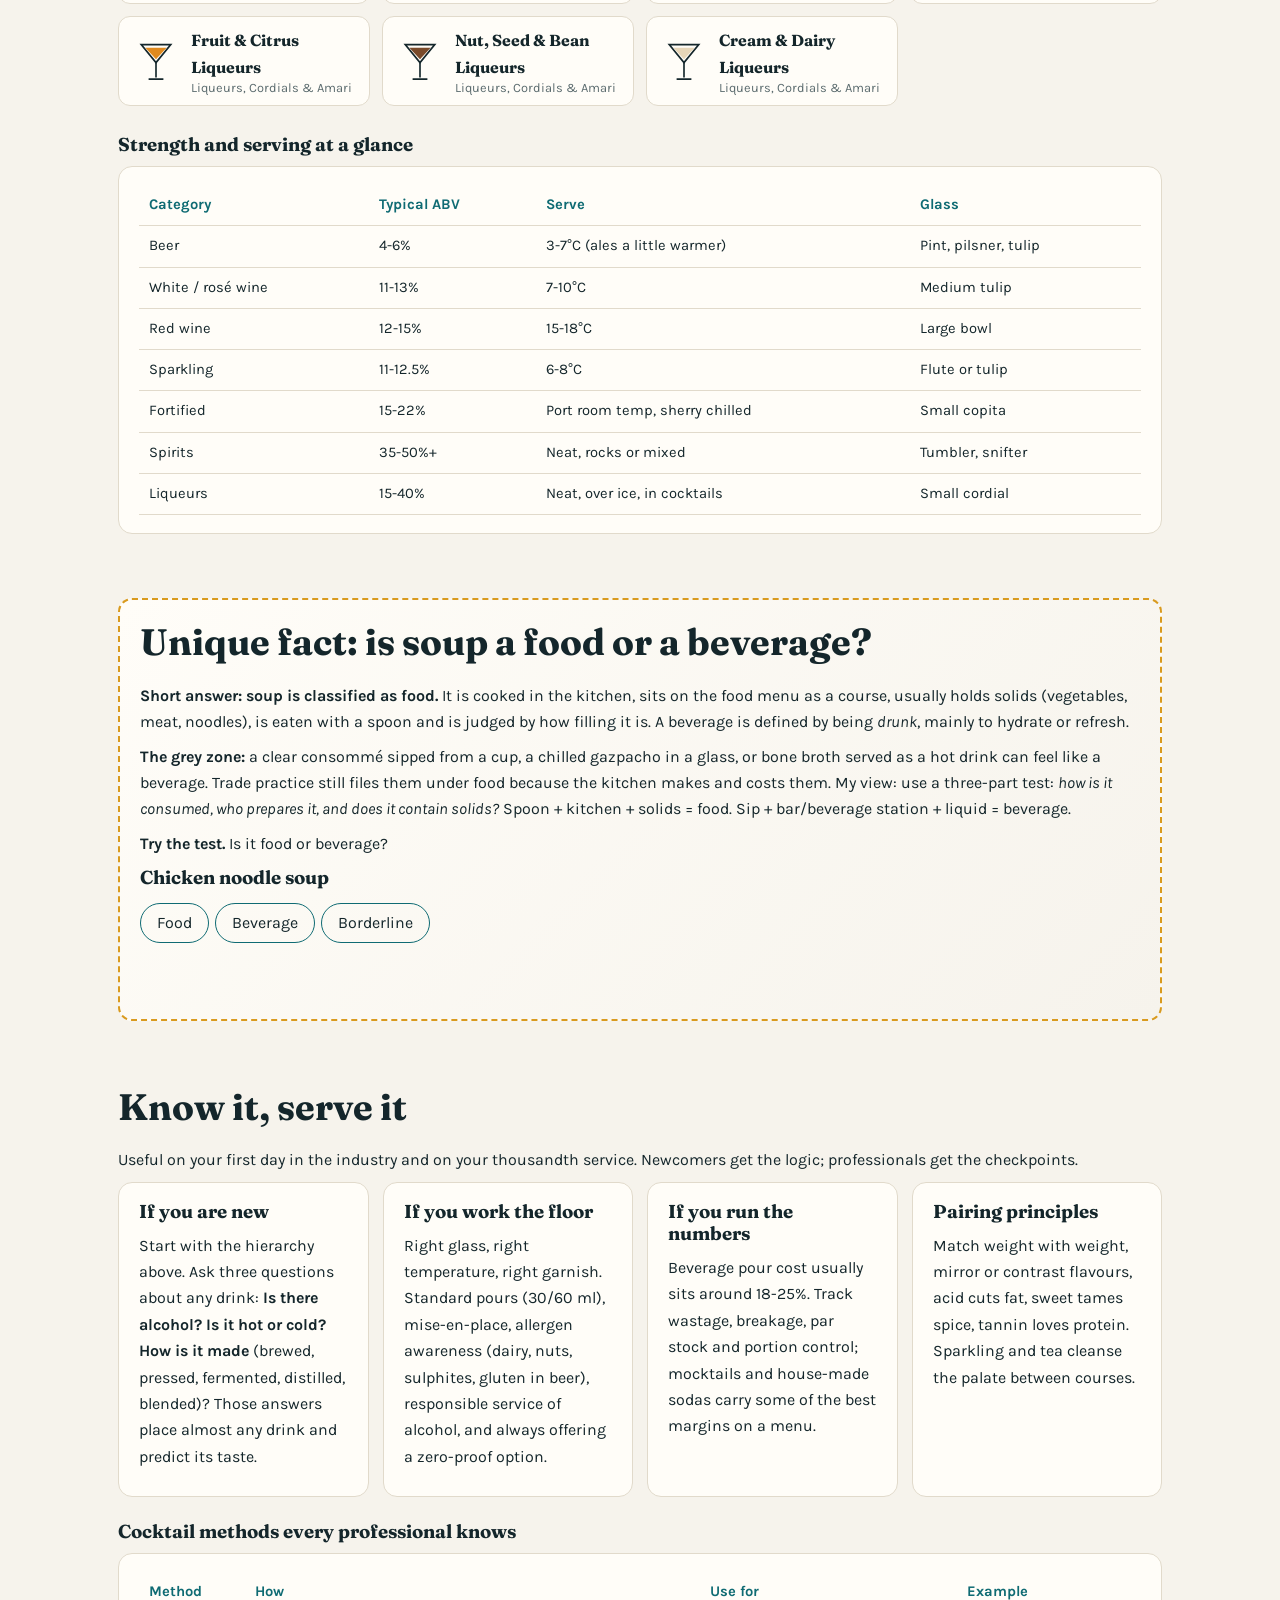
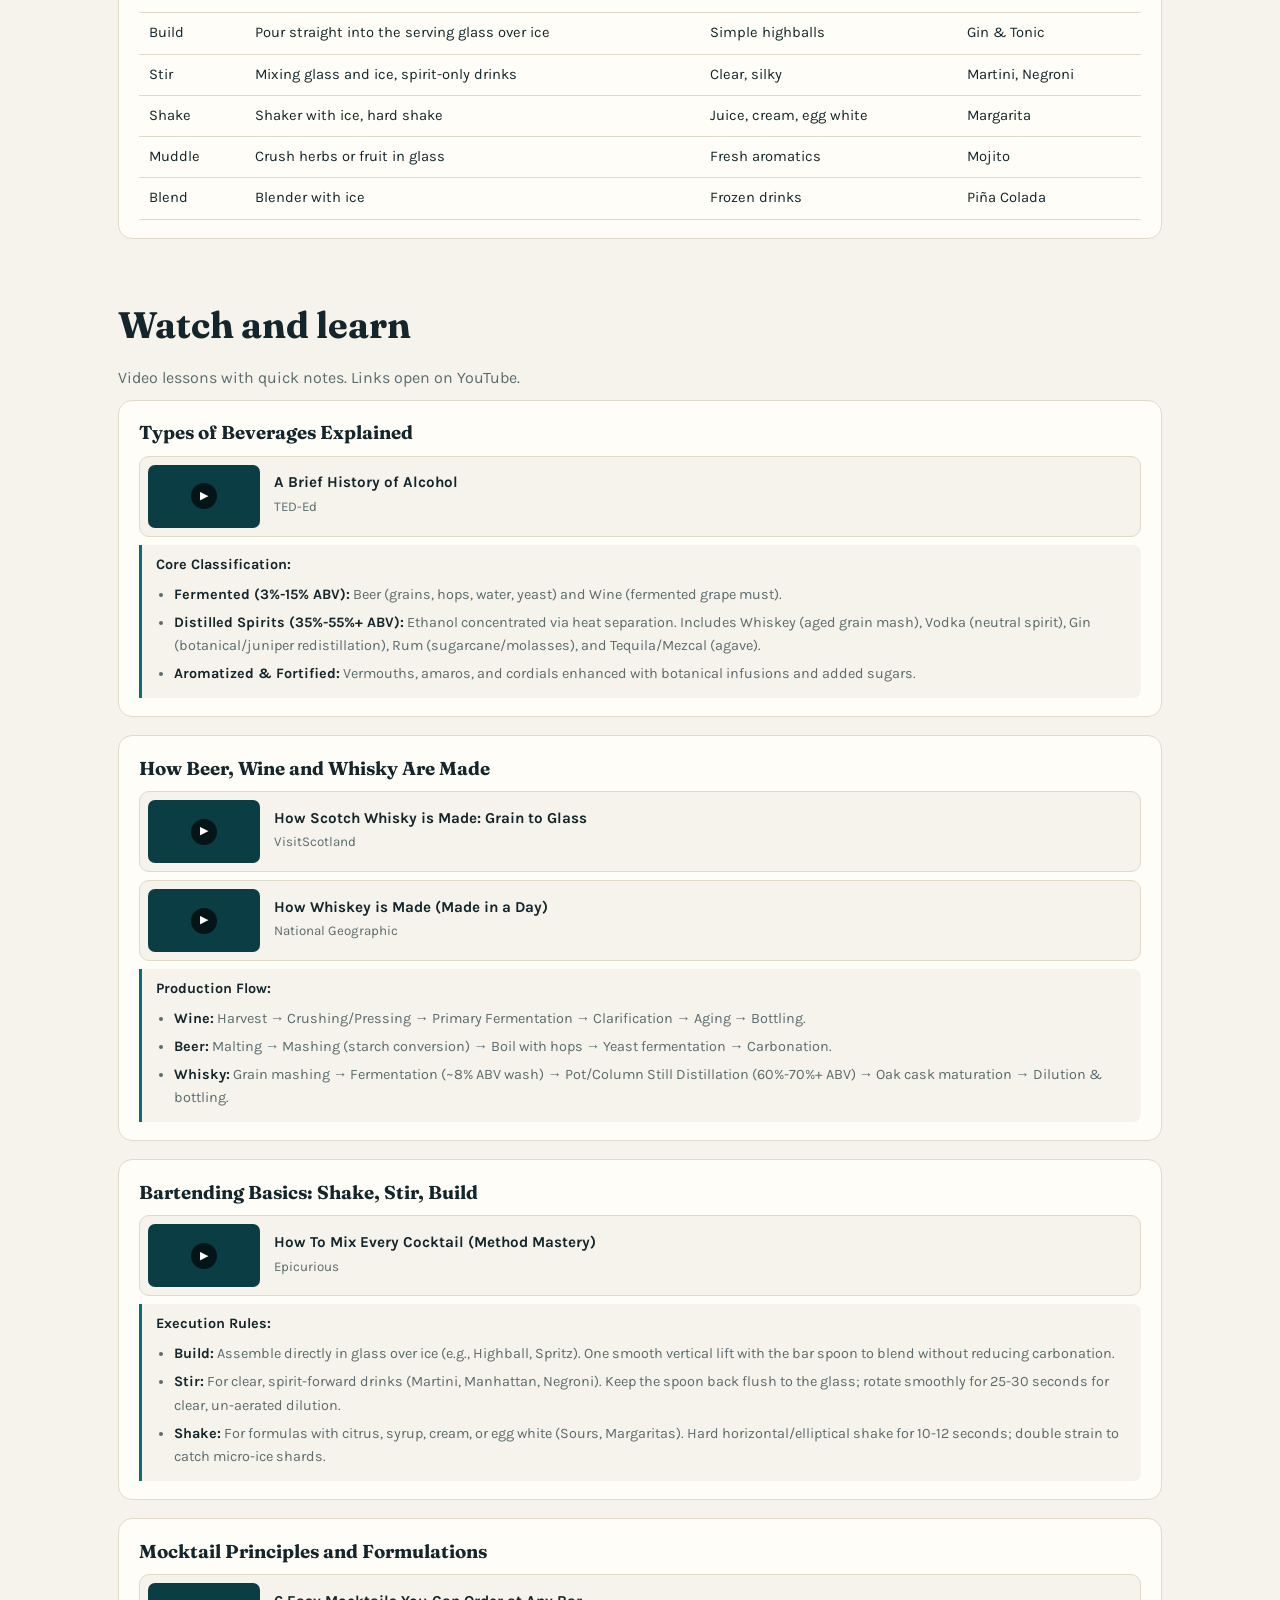
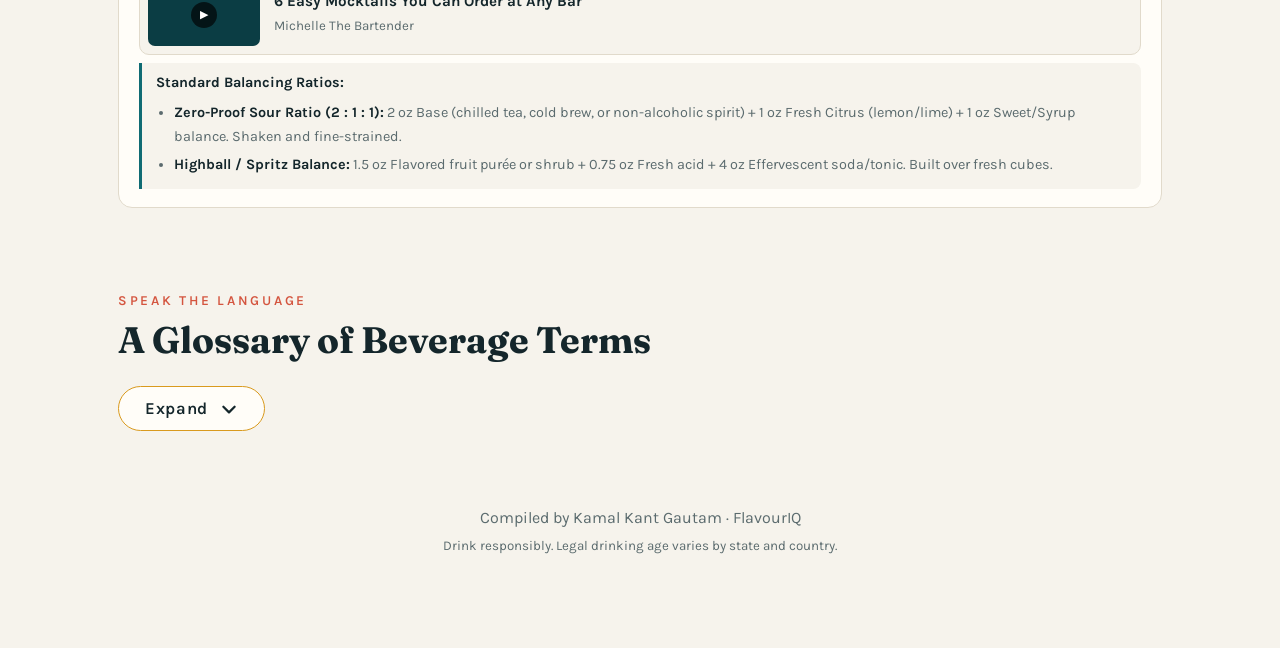
<file: guides/beverage.html>
<!DOCTYPE html>
<html lang="en"><head><meta charset="utf-8">
<meta name="viewport" content="width=device-width,initial-scale=1">
<title>The Beverage Guide | FlavourIQ</title>
<link href="https://fonts.googleapis.com/css2?family=Fraunces:opsz,wght@9..144,500;9..144,700&family=Karla:wght@400;600&display=swap" rel="stylesheet">
<style>
:root{--bg:#f6f3ec;--card:#fffdf8;--ink:#14262b;--mut:#5b6b6e;--teal:#0f6b73;--gold:#d99a1e;--coral:#d4553f;--line:#e1dacb}
:root[data-t=dark]{--bg:#0d1a1e;--card:#15262b;--ink:#eaf1ef;--mut:#9fb2b4;--teal:#4bc0c8;--gold:#f0b33c;--coral:#f0806a;--line:#25393f}
*{box-sizing:border-box}html{scroll-behavior:smooth;scroll-padding-top:64px}
body{margin:0;background:var(--bg);color:var(--ink);font:16px/1.65 Karla,sans-serif}
h1,h2,h3{font-family:Fraunces,serif;line-height:1.2;margin:0 0 .5em}
h2{font-size:clamp(1.6rem,4vw,2.3rem)}section{max-width:1080px;margin:auto;padding:56px 18px 8px}
p{margin:.5em 0}.mut{color:var(--mut)}
#bar{position:fixed;top:0;left:0;height:3px;background:var(--gold);width:0;z-index:99}
nav{position:sticky;top:0;z-index:50;background:var(--bg);border-bottom:1px solid var(--line);display:flex;gap:4px;overflow-x:auto;padding:10px 14px;align-items:center}
nav a{white-space:nowrap;color:var(--ink);text-decoration:none;padding:5px 11px;border-radius:20px;font-size:.9rem}
nav a:hover{background:var(--line)}nav b{font-family:Fraunces,serif;margin-right:8px;color:var(--teal)}
#tg{margin-left:auto;border:1px solid var(--line);background:var(--card);color:var(--ink);border-radius:20px;padding:5px 12px;cursor:pointer;font:inherit}
.hero{background:linear-gradient(160deg,#0b3d44,#0f6b73 60%,#1b8f8a);color:#fff;text-align:center;padding:70px 18px 40px;overflow:hidden;position:relative}
.hero h1{font-size:clamp(2.2rem,7vw,4.2rem)}.hero p{max-width:640px;margin:auto;opacity:.92}
.bub{position:absolute;bottom:-20px;border-radius:50%;border:2px solid #ffffff66;animation:up 9s linear infinite}
@keyframes up{to{transform:translateY(-420px);opacity:0}}
@media(prefers-reduced-motion:reduce){.bub{animation:none}}
.box{background:var(--card);border:1px solid var(--line);border-radius:14px;padding:18px 20px}
.g2{display:grid;grid-template-columns:repeat(auto-fit,minmax(250px,1fr));gap:14px}
.f{display:flex;flex-wrap:wrap;gap:8px;margin:12px 0}
.f button{border:1px solid var(--line);background:var(--card);color:var(--ink);border-radius:20px;padding:6px 14px;cursor:pointer;font:inherit}
.f button.on{background:var(--teal);color:#fff;border-color:var(--teal)}
.grid{display:grid;grid-template-columns:repeat(auto-fill,minmax(250px,1fr));gap:12px}
details{background:var(--card);border:1px solid var(--line);border-radius:12px;padding:10px 14px}
details[open]{border-color:var(--teal)}
summary{cursor:pointer;display:flex;align-items:center;gap:12px;font-family:Fraunces,serif;font-weight:700;list-style:none}
summary::-webkit-details-marker{display:none}summary small{display:block;font:400 .8rem Karla;color:var(--mut)}
details p{font-size:.95rem}.ex{color:var(--teal);font-weight:600;font-size:.9rem}
.tag{display:inline-block;font-size:.75rem;background:var(--line);border-radius:10px;padding:1px 9px;margin-left:6px}
.t{overflow-x:auto;padding:8px 4px 16px}.t ul{display:flex;justify-content:center;padding:22px 0 0;margin:0;list-style:none;position:relative}
.t>ul{width:max-content;margin:0 auto;padding-top:0}
.t li{position:relative;display:flex;flex-direction:column;align-items:center;padding:22px 7px 0}
.t li::before,.t li::after{content:"";position:absolute;top:0;right:50%;width:50%;height:22px;border-top:2px solid var(--mut)}
.t li::after{right:auto;left:50%;border-left:2px solid var(--mut)}
.t li:first-child::before,.t li:last-child::after{border:0}
.t li:last-child::before{border-right:2px solid var(--mut);border-radius:0 8px 0 0}
.t li:first-child::after{border-radius:8px 0 0 0}
.t li:only-child::before,.t li:only-child::after{display:none}.t li:only-child{padding-top:0}
.t>ul>li{padding-top:0}.t>ul>li::before,.t>ul>li::after{display:none}
.t ul ul::before{content:"";position:absolute;top:0;left:50%;border-left:2px solid var(--mut);height:22px}
.n{position:relative;z-index:1;display:block;background:var(--card);border:1.5px solid var(--c,var(--line));border-radius:9px;padding:6px 10px;font-size:.86rem;line-height:1.3;text-align:center;overflow-wrap:anywhere}
.n small{display:block;color:var(--mut);font-size:.72rem;margin-top:2px}
.n.r{font:700 1.1rem Fraunces,serif;border-color:var(--gold);padding:8px 26px}
.n.g{font-weight:700;min-width:130px;background:var(--c);color:#fff;border-color:var(--c)}
.n.b{font-weight:700;min-width:130px;color:var(--ink);border-width:2px}
.n.s{font-weight:600;width:158px;border-color:var(--gold)}
.lv{display:flex;flex-direction:column;align-items:center;margin-top:22px;position:relative}
.n.l{width:154px;margin-top:12px;border-color:var(--line)}.n.l:first-child{margin-top:0}
.n.l::before{content:"";position:absolute;left:50%;top:-12px;height:12px;border-left:2px solid var(--mut);z-index:-1}
.n.l:first-child::before{top:-22px;height:22px}
.eb{color:var(--coral);letter-spacing:.2em;text-transform:uppercase;font-weight:600;font-size:.85rem;margin:0 0 6px}
#ge{display:inline-flex;align-items:center;gap:12px;border:1.5px solid var(--gold);background:var(--card);color:var(--ink);border-radius:30px;padding:12px 26px;font:600 1.05rem Karla,sans-serif;letter-spacing:.04em;cursor:pointer;margin:6px 0 16px}
#ge svg{transition:transform .25s}#ge.x svg{transform:rotate(180deg)}#ge:hover{background:var(--line)}
#gls{display:none}#gls.o{display:grid}
.vm{margin-bottom:18px}.vm h3{margin:.2em 0 .6em}
.vl{display:flex;gap:14px;align-items:center;padding:8px;margin:8px 0;border:1px solid var(--line);border-radius:10px;background:var(--bg);color:var(--ink);text-decoration:none}
.vl:hover{border-color:var(--coral)}
.th{position:relative;flex:none;width:112px;aspect-ratio:16/9;border-radius:7px;overflow:hidden;background:#0b3d44;display:grid;place-items:center;color:#fff}
.th img{position:absolute;inset:0;width:100%;height:100%;object-fit:cover}
.th i{position:relative;font-style:normal;z-index:1;background:#000a;border-radius:50%;width:26px;height:26px;display:grid;place-items:center;font-size:.7rem}
.vl b{display:block;font-size:.95rem;line-height:1.3}.vl small{color:var(--mut)}
.nt{border-left:3px solid var(--teal);padding:8px 14px;font-size:.9rem;color:var(--mut);background:var(--bg);border-radius:0 8px 8px 0}
.nt ul{margin:6px 0 0;padding-left:18px}.nt li{margin-bottom:4px}.nt strong{color:var(--ink)}
table{width:100%;border-collapse:collapse;font-size:.92rem}th,td{padding:8px 10px;border-bottom:1px solid var(--line);text-align:left}
th{color:var(--teal)}.tw{overflow-x:auto}
.lv{border-left:4px solid var(--gold)}.lv h3{font-size:1.15rem}
.call{background:linear-gradient(135deg,var(--card),var(--bg));border:2px dashed var(--gold);border-radius:14px;padding:20px}
.opt button{margin:4px 6px 4px 0;border:1px solid var(--teal);background:none;color:var(--ink);border-radius:20px;padding:6px 16px;cursor:pointer;font:inherit}
.res{min-height:3em;font-size:.95rem;margin-top:6px}
footer{text-align:center;padding:50px 18px 90px;color:var(--mut)}
.fab{position:fixed;right:16px;width:46px;height:46px;border-radius:50%;border:0;background:var(--teal);color:#fff;font-size:1.3rem;cursor:pointer;z-index:60;box-shadow:0 3px 10px #0004}
#top{bottom:16px;opacity:0;pointer-events:none;transition:.2s}#top.s{opacity:1;pointer-events:auto}
#q{bottom:70px;background:var(--gold);color:#222;font-weight:700}
#m{position:fixed;inset:0;background:#0009;display:none;align-items:center;justify-content:center;z-index:100;padding:16px}
#m.o{display:flex}#m form{background:var(--card);padding:22px;border-radius:14px;width:100%;max-width:400px}
#m input,#m textarea{width:100%;margin:6px 0 10px;padding:9px;border:1px solid var(--line);border-radius:8px;background:var(--bg);color:var(--ink);font:inherit}
#m .b{background:var(--teal);color:#fff;border:0;padding:9px 18px;border-radius:8px;cursor:pointer;font:inherit}
</style><link rel="icon" href="../assets/favicon.png"><link rel="stylesheet" href="../assets/fiq-common.css"></head><body>
<div id="bar"></div>
<nav class="fn"><a class="fiq-home" href="../index.html" aria-label="Flavour IQ home"><img src="../assets/logo.png" alt="Flavour IQ"></a><div class="nl"><a href="#what">Basics</a><a href="#tree">Hierarchy</a><a href="#na">Non-Alcoholic</a><a href="#al">Alcoholic</a><a href="#soup">Soup?</a><a href="#pro">Service</a><a href="#watch">Videos</a><a href="#gl">Glossary</a></div><button id="tg">Dark</button></nav>

<header class="hero" id="hero">
<h1>The Beverage Guide</h1>
<p>From a glass of water to a vintage whisky: what a beverage is, how it is classified, and how to speak about it like a professional. Built for beginners and experienced hospitality hands alike.</p>
<svg width="190" height="140" viewBox="0 0 190 140" style="margin-top:18px" aria-hidden="true"><path d="M50 10h90l-12 110H62z" fill="#ffffff22" stroke="#fff" stroke-width="3"/><path d="M55 50h80l-8 70H63z" fill="#f0b33c"/><circle cx="95" cy="35" r="9" fill="#fff" opacity=".7"/><path d="M100 10l30-8" stroke="#d4553f" stroke-width="5" stroke-linecap="round"/></svg>
</header>

<section id="what">
<h2>What is a beverage?</h2>
<p>A <b>beverage</b> is any liquid prepared for human consumption by drinking. It quenches thirst, delivers nutrients or energy, carries flavour and is central to social ritual, from morning chai to a celebratory toast. In a hotel, beverages are one half of <b>F&amp;B (Food &amp; Beverage)</b>, with their own departments, cost controls, licences and service standards.</p>
<div class="g2">
<div class="box"><h3>Why we drink</h3><p>Hydration, nourishment, energy, comfort, social bonding, celebration, medicine and religion or tradition.</p></div>
<div class="box"><h3>The one big split</h3><p>Everything divides on a single question: does it contain <b>ethanol</b> (alcohol)? If not, it is <b>non-alcoholic</b>; if yes, it is <b>alcoholic</b>.</p></div>
<div class="box"><h3>Drink vs beverage</h3><p>In everyday speech they are the same. In the trade, “drinks” often implies alcohol (“drinks menu”) while “beverage” is the formal umbrella for everything.</p></div>
<div class="box"><h3>Brief history</h3><p>Water and milk came first; fermented drinks (mead, beer, wine) appear about 7,000-9,000 years ago; tea in China, coffee in Ethiopia and Yemen, distillation in the medieval period, and carbonation in the 1700s.</p></div>
</div></section>

<section id="tree">
<h2>The beverage hierarchy</h2>
<p class="mut">Read from the top: the whole category splits into branches, then groups, then individual drinks with examples. Swipe sideways on a phone.</p>
<div class="box"><div class="t" id="tr"></div></div>
</section>

<section id="na">
<h2>Non-alcoholic beverages</h2>
<p>Drinks with no alcohol (or under 0.5% ABV in most regulations), grouped by the job they do for the guest: stimulate, refresh, nourish, or offer something modern and zero-proof. Tap any card for detail and examples.</p>
<div class="f" id="fn"></div><div class="grid" id="gn"></div></section>

<section id="al">
<h2>Alcoholic beverages</h2>
<p>Alcohol (ethanol) is made by <b>fermentation</b>: yeast turns sugar into alcohol and CO₂. Fermented drinks top out near 15% ABV, because yeast dies beyond that. To go higher, the liquid is <b>distilled</b>, heated so alcohol vapour is collected and condensed. Strength is shown as <b>ABV</b> (alcohol by volume).</p>
<div class="f" id="fa"></div><div class="grid" id="ga"></div>
<h3 style="margin-top:28px">Strength and serving at a glance</h3>
<div class="tw box"><table><tr><th>Category</th><th>Typical ABV</th><th>Serve</th><th>Glass</th></tr>
<tr><td>Beer</td><td>4-6%</td><td>3-7°C (ales a little warmer)</td><td>Pint, pilsner, tulip</td></tr>
<tr><td>White / rosé wine</td><td>11-13%</td><td>7-10°C</td><td>Medium tulip</td></tr>
<tr><td>Red wine</td><td>12-15%</td><td>15-18°C</td><td>Large bowl</td></tr>
<tr><td>Sparkling</td><td>11-12.5%</td><td>6-8°C</td><td>Flute or tulip</td></tr>
<tr><td>Fortified</td><td>15-22%</td><td>Port room temp, sherry chilled</td><td>Small copita</td></tr>
<tr><td>Spirits</td><td>35-50%+</td><td>Neat, rocks or mixed</td><td>Tumbler, snifter</td></tr>
<tr><td>Liqueurs</td><td>15-40%</td><td>Neat, over ice, in cocktails</td><td>Small cordial</td></tr></table></div>
</section>

<section id="soup"><div class="call">
<h2>Unique fact: is soup a food or a beverage?</h2>
<p><b>Short answer: soup is classified as food.</b> It is cooked in the kitchen, sits on the food menu as a course, usually holds solids (vegetables, meat, noodles), is eaten with a spoon and is judged by how filling it is. A beverage is defined by being <i>drunk</i>, mainly to hydrate or refresh.</p>
<p><b>The grey zone:</b> a clear consommé sipped from a cup, a chilled gazpacho in a glass, or bone broth served as a hot drink can feel like a beverage. Trade practice still files them under food because the kitchen makes and costs them. My view: use a three-part test: <i>how is it consumed, who prepares it, and does it contain solids?</i> Spoon + kitchen + solids = food. Sip + bar/beverage station + liquid = beverage.</p>
<p><b>Try the test.</b> Is it food or beverage?</p>
<h3 id="qi" style="margin-top:10px"></h3>
<div class="opt"><button onclick="jd('Food')">Food</button><button onclick="jd('Beverage')">Beverage</button><button onclick="jd('Both')">Borderline</button></div>
<div class="res" id="qr"></div></div></section>

<section id="pro">
<h2>Know it, serve it</h2>
<p>Useful on your first day in the industry and on your thousandth service. Newcomers get the logic; professionals get the checkpoints.</p>
<div class="g2">
<div class="box"><h3>If you are new</h3><p>Start with the hierarchy above. Ask three questions about any drink: <b>Is there alcohol? Is it hot or cold? How is it made</b> (brewed, pressed, fermented, distilled, blended)? Those answers place almost any drink and predict its taste.</p></div>
<div class="box"><h3>If you work the floor</h3><p>Right glass, right temperature, right garnish. Standard pours (30/60 ml), mise-en-place, allergen awareness (dairy, nuts, sulphites, gluten in beer), responsible service of alcohol, and always offering a zero-proof option.</p></div>
<div class="box"><h3>If you run the numbers</h3><p>Beverage pour cost usually sits around 18-25%. Track wastage, breakage, par stock and portion control; mocktails and house-made sodas carry some of the best margins on a menu.</p></div>
<div class="box"><h3>Pairing principles</h3><p>Match weight with weight, mirror or contrast flavours, acid cuts fat, sweet tames spice, tannin loves protein. Sparkling and tea cleanse the palate between courses.</p></div>
</div>
<h3 style="margin-top:24px">Cocktail methods every professional knows</h3>
<div class="tw box"><table><tr><th>Method</th><th>How</th><th>Use for</th><th>Example</th></tr>
<tr><td>Build</td><td>Pour straight into the serving glass over ice</td><td>Simple highballs</td><td>Gin &amp; Tonic</td></tr>
<tr><td>Stir</td><td>Mixing glass and ice, spirit-only drinks</td><td>Clear, silky</td><td>Martini, Negroni</td></tr>
<tr><td>Shake</td><td>Shaker with ice, hard shake</td><td>Juice, cream, egg white</td><td>Margarita</td></tr>
<tr><td>Muddle</td><td>Crush herbs or fruit in glass</td><td>Fresh aromatics</td><td>Mojito</td></tr>
<tr><td>Blend</td><td>Blender with ice</td><td>Frozen drinks</td><td>Piña Colada</td></tr></table></div>
</section>

<section id="watch"><h2>Watch and learn</h2>
<p class="mut">Video lessons with quick notes. Links open on YouTube.</p>
<div class="box vm"><h3>Types of Beverages Explained</h3><a class="vl" href="https://www.youtube.com/watch?v=y5XEwTDlriE" target="_blank" rel="noopener noreferrer"><span class="th"><img loading="lazy" alt="" src="https://i.ytimg.com/vi/y5XEwTDlriE/mqdefault.jpg" onerror="this.remove()"><i>▶</i></span><span><b>A Brief History of Alcohol</b><small>TED-Ed</small></span></a><div class="nt"><strong>Core Classification:</strong><ul><li><strong>Fermented (3%-15% ABV):</strong> Beer (grains, hops, water, yeast) and Wine (fermented grape must).</li><li><strong>Distilled Spirits (35%-55%+ ABV):</strong> Ethanol concentrated via heat separation. Includes Whiskey (aged grain mash), Vodka (neutral spirit), Gin (botanical/juniper redistillation), Rum (sugarcane/molasses), and Tequila/Mezcal (agave).</li><li><strong>Aromatized &amp; Fortified:</strong> Vermouths, amaros, and cordials enhanced with botanical infusions and added sugars.</li></ul></div></div>
<div class="box vm"><h3>How Beer, Wine and Whisky Are Made</h3><a class="vl" href="https://www.youtube.com/watch?v=ZNe4ZRFx9oY" target="_blank" rel="noopener noreferrer"><span class="th"><img loading="lazy" alt="" src="https://i.ytimg.com/vi/ZNe4ZRFx9oY/mqdefault.jpg" onerror="this.remove()"><i>▶</i></span><span><b>How Scotch Whisky is Made: Grain to Glass</b><small>VisitScotland</small></span></a><a class="vl" href="https://www.youtube.com/watch?v=nezwMMDauaI" target="_blank" rel="noopener noreferrer"><span class="th"><img loading="lazy" alt="" src="https://i.ytimg.com/vi/nezwMMDauaI/mqdefault.jpg" onerror="this.remove()"><i>▶</i></span><span><b>How Whiskey is Made (Made in a Day)</b><small>National Geographic</small></span></a><div class="nt"><strong>Production Flow:</strong><ul><li><strong>Wine:</strong> Harvest &rarr; Crushing/Pressing &rarr; Primary Fermentation &rarr; Clarification &rarr; Aging &rarr; Bottling.</li><li><strong>Beer:</strong> Malting &rarr; Mashing (starch conversion) &rarr; Boil with hops &rarr; Yeast fermentation &rarr; Carbonation.</li><li><strong>Whisky:</strong> Grain mashing &rarr; Fermentation (~8% ABV wash) &rarr; Pot/Column Still Distillation (60%-70%+ ABV) &rarr; Oak cask maturation &rarr; Dilution &amp; bottling.</li></ul></div></div>
<div class="box vm"><h3>Bartending Basics: Shake, Stir, Build</h3><a class="vl" href="https://www.youtube.com/watch?v=b0IuTL3Z-kk" target="_blank" rel="noopener noreferrer"><span class="th"><img loading="lazy" alt="" src="https://i.ytimg.com/vi/b0IuTL3Z-kk/mqdefault.jpg" onerror="this.remove()"><i>▶</i></span><span><b>How To Mix Every Cocktail (Method Mastery)</b><small>Epicurious</small></span></a><div class="nt"><strong>Execution Rules:</strong><ul><li><strong>Build:</strong> Assemble directly in glass over ice (e.g., Highball, Spritz). One smooth vertical lift with the bar spoon to blend without reducing carbonation.</li><li><strong>Stir:</strong> For clear, spirit-forward drinks (Martini, Manhattan, Negroni). Keep the spoon back flush to the glass; rotate smoothly for 25-30 seconds for clear, un-aerated dilution.</li><li><strong>Shake:</strong> For formulas with citrus, syrup, cream, or egg white (Sours, Margaritas). Hard horizontal/elliptical shake for 10-12 seconds; double strain to catch micro-ice shards.</li></ul></div></div>
<div class="box vm"><h3>Mocktail Principles and Formulations</h3><a class="vl" href="https://www.youtube.com/watch?v=s7npkwZzacE" target="_blank" rel="noopener noreferrer"><span class="th"><img loading="lazy" alt="" src="https://i.ytimg.com/vi/s7npkwZzacE/mqdefault.jpg" onerror="this.remove()"><i>▶</i></span><span><b>6 Easy Mocktails You Can Order at Any Bar</b><small>Michelle The Bartender</small></span></a><div class="nt"><strong>Standard Balancing Ratios:</strong><ul><li><strong>Zero-Proof Sour Ratio (2 : 1 : 1):</strong> 2 oz Base (chilled tea, cold brew, or non-alcoholic spirit) + 1 oz Fresh Citrus (lemon/lime) + 1 oz Sweet/Syrup balance. Shaken and fine-strained.</li><li><strong>Highball / Spritz Balance:</strong> 1.5 oz Flavored fruit pur&eacute;e or shrub + 0.75 oz Fresh acid + 4 oz Effervescent soda/tonic. Built over fresh cubes.</li></ul></div></div>
</section>

<section id="gl"><p class="eb">Speak the language</p><h2>A Glossary of Beverage Terms</h2><button id="ge" aria-expanded="false"><span>Expand</span><svg width="18" height="18" viewBox="0 0 16 16"><path d="M3 6l5 5 5-5" fill="none" stroke="currentColor" stroke-width="2" stroke-linecap="round" stroke-linejoin="round"/></svg></button><div class="g2" id="gls"></div></section>
<footer>Compiled by Kamal Kant Gautam · FlavourIQ<br><small>Drink responsibly. Legal drinking age varies by state and country.</small></footer>

<button class="fab" id="q" aria-label="Ask a question">?</button><button class="fab" id="top" aria-label="Back to top">↑</button>
<div id="m"><form id="qf"><h3>Have a question?</h3><input name="name" placeholder="Name" required><input name="email" type="email" placeholder="Email" required><textarea name="message" rows="4" placeholder="Message" required></textarea><button class="b" id="sb">Send</button> <button type="button" class="b" style="background:var(--mut)" onclick="m.classList.remove('o')">Close</button></form></div>

<script>
const $=s=>document.querySelector(s);
const G={
tall:c=>`<path d="M14 6h28l-4 46H18z" fill="none" stroke="currentColor" stroke-width="2"/><path d="M15.4 22h25.2L38 52H18z" fill="${c}"/>`,
wine:c=>`<path d="M16 6h24c0 16-4 26-12 26S16 22 16 6z" fill="none" stroke="currentColor" stroke-width="2"/><path d="M17 14h22c-1 10-5 18-11 18s-10-8-11-18z" fill="${c}"/><path d="M28 32v16M20 50h16" stroke="currentColor" stroke-width="2"/>`,
cup:c=>`<path d="M12 14h28v22a10 10 0 0 1-10 10H22a10 10 0 0 1-10-10z" fill="none" stroke="currentColor" stroke-width="2"/><path d="M13 18h26v18a9 9 0 0 1-9 9H22a9 9 0 0 1-9-9z" fill="${c}"/><path d="M40 20h4a6 6 0 0 1 0 12h-4" fill="none" stroke="currentColor" stroke-width="2"/>`,
bottle:c=>`<path d="M24 4h8v12l5 8v28H19V24l5-8z" fill="none" stroke="currentColor" stroke-width="2"/><path d="M20 32h16v20H20z" fill="${c}"/>`,
mart:c=>`<path d="M10 8h36L28 30z" fill="none" stroke="currentColor" stroke-width="2"/><path d="M15 12h26L28 26z" fill="${c}"/><path d="M28 30v18M19 50h18" stroke="currentColor" stroke-width="2"/>`};
const T={na:[["Stimulating Beverages","#b9792b",[["",[
["Tea & Tisanes","Black, Green, White, Oolong, Herbal, Floral","True teas come from Camellia sinensis leaves; tisanes are herbal or floral infusions with no tea leaf.","cup","#b9792b"],
["Coffee & Espresso","Drip, Pour-over, Espresso-based, Cold Brew","Brewed from roasted beans; the method (pressure, drip, immersion) shapes strength and flavour.","cup","#4b2e1b"],
["Cocoa & Cacao","Drinking chocolate, hot cocoa","Drinking chocolate uses melted chocolate; hot cocoa uses cocoa powder. Comfort and dessert service.","cup","#6b3a24"]]]]],
["Refreshing Beverages","#33a1c8",[["",[
["Waters","Natural mineral, spring, purified, still, sparkling","The base of all hydration; mineral content and bubbles set the style. Always on the table.","tall","#8fd3e8"],
["Aerated Waters & Soft Drinks","Colas, ginger ale, tonic, club soda","Carbonated drinks, sweet or plain; many double as bar mixers.","tall","#7a3b1d"],
["Crushes, Cordials & Squashes","Concentrates diluted with water or soda","Fruit concentrates and syrups served long over ice; strong in Indian summer service.","tall","#e0405a"]]]]],
["Nourishing Beverages","#e08a1e",[["",[
["Fruit & Vegetable Juices","Fresh-squeezed, cold-pressed, blends","Pressed from fresh produce; cold-pressed keeps more freshness and colour.","tall","#f29b2c"],
["Dairy & Milk-Based","Whole milk, spiced milks, buttermilk/chaas, lassi","Milk and its cultured or spiced forms; the Indian trio of haldi doodh, chaas and lassi sits here.","tall","#f4efe2"],
["Plant-Based Milks","Oat, almond, soy, coconut","Dairy alternatives for vegan and lactose-intolerant guests; now standard on coffee menus.","tall","#e7dcc3"]]]]],
["Modern Zero-Proof & Functional","#3fb98c",[["",[
["Fermented & Probiotic","Kombucha, milk/water kefir, shrubs, tepache","Naturally fermented drinks with tang and live cultures; may hold trace alcohol.","tall","#c9a227"],
["Dealcoholized Products","0.0% beer, de-alcoholized wine","Made like the real thing, then alcohol is removed; same ritual, no ethanol.","wine","#d9b24a"],
["Non-Alcoholic Spirits","Distilled botanical waters, aperitifs","Botanical distillates with the bite of a spirit and no alcohol, built for zero-proof bars.","bottle","#cfe9e4"],
["Contemporary Zero-Proof Cocktails","House-crafted mocktails, sodas","Balanced, craft-built drinks using juices, syrups, herbs, bitters and house sodas.","mart","#3fb98c"]]]]]],
al:[["Fermented (Un-distilled)","#8e1b3a",[["Beers & Ciders (Grains & Pomaceous Fruits)",[
["Ales","Top-fermenting: IPA, Stout, Porter, Wheat, Pale Ale","Warm-fermented with top-working yeast; fruity, full-bodied and often hoppy.","tall","#c98a1e"],
["Lagers","Bottom-fermenting: Pilsner, Helles, Bock, Märzen","Cold-fermented and conditioned; crisp, clean and the world’s most served beer style.","tall","#e8bd3a"],
["Ciders, Perry & Mead","Fermented apple juice, pear perry, mead","Fruit or honey fermented without distilling; typically 4-8% ABV.","tall","#d9a83a"]]],
["Wines (Grape & Fruit Must)",[
["Still / Table Wine","Red, White, Rosé, Orange","No bubbles. Colour and style come from grape variety and skin contact.","wine","#8e1b3a"],
["Sparkling Wine","Traditional method, Charmat, Pét-Nat","Carbonated by a second fermentation in bottle, tank, or finished in bottle (pét-nat).","wine","#efe0a8"],
["Fortified Wine","Port, Sherry, Madeira, Marsala, Vermouth","Wine with added spirit, 15-22% ABV; aperitif, dessert or cooking use.","wine","#6f1d2e"]]]]],
["Distilled (Spirits / Liquor)","#b4691f",[["Grain Spirits",[
["Whisk(e)y","Scotch, Bourbon, Rye, Irish, Japanese, Single Malt/Blend","Distilled grain mash aged in oak; origin and grain set the style.","bottle","#b4691f"],
["Vodka","Neutral grain, potato, or grape distillate","Clean, neutral spirit, filtered to be almost flavourless; the cocktail workhorse.","bottle","#dfeef2"]]],
["Cane Spirits",[["Rum / Cachaça","Molasses-based, Rhum Agricole from fresh cane juice","Rum uses molasses; agricole and Brazilian cachaça use fresh cane juice.","bottle","#8a4a1c"]]],
["Agave Spirits",[
["Tequila","100% Blue Weber Agave: Blanco, Reposado, Añejo, Extra Añejo","Aged styles run from unaged blanco to long-rested extra añejo.","bottle","#e6d8a2"],
["Mezcal / Raicilla / Bacanora","Espadín, wild agaves; artisanal smoke","Made from many agave types, often pit-roasted for a signature smoke.","bottle","#cdbf88"]]],
["Fruit Spirits (Eaux-de-Vie & Brandies)",[
["Grape Brandies","Cognac, Armagnac, Pisco, Grappa","Distilled from wine or pomace; Cognac and Armagnac are protected French regions.","bottle","#a1561c"],
["Fruit Brandies","Calvados, Kirschwasser, Slivovitz, Poire Williams","Distilled from apples, cherries, plums or pears; aroma-forward.","bottle","#c3763a"]]],
["Botanical / Compound Spirits",[
["Gin","London Dry, Plymouth, Old Tom, Contemporary Botanical","Neutral spirit flavoured mainly with juniper plus botanicals.","bottle","#cfe9e4"],
["Aquavit / Absinthe / Pastis","Anise, caraway, wormwood bases","Herbal and spice-led spirits, often turning cloudy when water is added.","bottle","#b7d99a"]]]]],
["Liqueurs, Cordials & Amari","#d4553f",[["Compounded / infused with sugar",[
["Bittered & Herbal Digestifs","Amaro, Fernet, Chartreuse, Bénédictine","Bitter-sweet herbal spirits, sipped after meals or used as cocktail backbone.","mart","#6b3a24"],
["Fruit & Citrus Liqueurs","Triple Sec, Curaçao, Limoncello, Maraschino","Sweetened spirits flavoured with fruit peel or juice; cocktail staples.","mart","#e08a1e"],
["Nut, Seed & Bean Liqueurs","Amaretto, Kahlúa, Frangelico, Sambuca","Rich, sweet liqueurs from almonds, hazelnut, coffee beans or anise.","mart","#7a4a2a"],
["Cream & Dairy Liqueurs","Irish cream, rum cream, egg liqueurs","Spirit blended with cream or eggs; dessert drinks and coffee additions.","mart","#e7d6b8"]]]]]]};
const flat=k=>T[k].flatMap(g=>g[2].flatMap(sg=>sg[1].map(l=>[...l,g[0],sg[0]])));
function build(k,fid,gid){
 const arr=flat(k),cats=["All",...T[k].map(g=>g[0])];
 $(fid).innerHTML=cats.map((c,i)=>`<button class="${i?'':'on'}" data-c="${c}">${c}</button>`).join("");
 $(gid).innerHTML=arr.map(a=>`<details data-c="${a[5]}"><summary><svg width="46" height="52" viewBox="0 0 56 56" style="color:var(--ink);flex:none">${G[a[3]](a[4])}</svg><span>${a[0]}<small>${a[5]}</small></span></summary><p>${a[2]}</p><p class="ex">${a[1]}</p></details>`).join("");
 $(fid).onclick=e=>{const c=e.target.dataset.c;if(!c)return;[...$(fid).children].forEach(b=>b.classList.toggle("on",b===e.target));[...$(gid).children].forEach(d=>d.style.display=(c=="All"||d.dataset.c==c)?"":"none")}}
build("na","#fn","#gn");build("al","#fa","#ga");
// hierarchy tree (top-down)
const lf=l=>`<span class="n l">${l[0]}<small>${l[1]}</small></span>`;
const grp=(g,col)=>{const subs=g[2].some(x=>x[0]);const inner=subs?`<ul>${g[2].map(sg=>`<li><span class="n s">${sg[0]}</span><div class="lv">${sg[1].map(lf).join("")}</div></li>`).join("")}</ul>`:`<div class="lv">${g[2][0][1].map(lf).join("")}</div>`;return `<li><span class="n g" style="--c:${g[1]}">${g[0]}</span>${inner}</li>`};
const brn=(k,t,col)=>`<li><span class="n b" style="--c:${col}">${t}</span><ul>${T[k].map(g=>grp(g)).join("")}</ul></li>`;
$("#tr").innerHTML=`<ul><li><span class="n r">Beverages</span><ul>${brn("na","Non-Alcoholic","var(--teal)")}${brn("al","Alcoholic","var(--coral)")}</ul></li></ul>`;
// soup quiz
const Q=[["Chicken noodle soup","Food","Cooked in the kitchen, has solids and is eaten with a spoon."],["Smoothie","Beverage","Blended and drunk through a straw, even though it can replace a meal."],["Gazpacho (served in a glass)","Both","Cold soup in beverage-like form. Filed as food by the kitchen, but often sipped."],["Lassi","Beverage","Diluted, cultured dairy drink, consumed by drinking."],["Clear consommé in a cup","Both","Sipped like tea, yet it is a classical kitchen soup, so trade practice calls it food."],["Hot chocolate","Beverage","A liquid served from the beverage station and drunk."]];
let qi=0;function sh(){$("#qi").textContent=Q[qi][0];$("#qr").textContent=""}sh();
function jd(a){const q=Q[qi];$("#qr").innerHTML=(a==q[1]?"✅ Correct: ":"❌ It is: ")+"<b>"+(q[1]=="Both"?"Borderline":q[1])+"</b>. "+q[2];qi=(qi+1)%Q.length;setTimeout(sh,3800)}
// glossary
const GL=[["ABV","Alcohol by volume, the % of ethanol in a drink."],["Proof","US measure: twice the ABV (40% = 80 proof)."],["Fermentation","Yeast converts sugar into alcohol and CO₂."],["Distillation","Heating a liquid and condensing the vapour to concentrate alcohol."],["Aperitif / Digestif","Drink before a meal to open the appetite / after to aid digestion."],["Congeners","Flavour compounds formed during fermentation and ageing."],["Tannin","Plant compound giving dryness in tea and red wine."],["Infusion","Steeping a flavour source in hot or cold liquid."],["Maceration","Soaking fruit, herbs or skins in liquid or alcohol."],["Vintage","The year a wine’s grapes were harvested."],["Mixer","Non-alcoholic ingredient added to spirits."],["Neat / On the rocks","Spirit alone / served over ice."],["Garnish","Edible decoration that adds aroma or flavour."],["Pour cost","Cost of the beverage as a % of its selling price."]];
$("#gls").innerHTML=GL.map(g=>`<div class="box"><b>${g[0]}</b><p class="mut">${g[1]}</p></div>`).join("");
$("#ge").onclick=()=>{const o=$("#gls").classList.toggle("o");$("#ge").classList.toggle("x",o);$("#ge").setAttribute("aria-expanded",o);$("#ge span").textContent=o?"Collapse":"Expand"};
// ui
const R=document.documentElement;try{if(localStorage.t)R.dataset.t=localStorage.t}catch(e){}
function lb(){$("#tg").textContent=R.dataset.t=="dark"?"Light":"Dark"}lb();
$("#tg").onclick=()=>{R.dataset.t=R.dataset.t=="dark"?"light":"dark";try{localStorage.t=R.dataset.t}catch(e){}lb()};
const h=$("#hero");for(let i=0;i<10;i++){const b=document.createElement("i");b.className="bub";const z=8+Math.random()*22;b.style.cssText=`left:${Math.random()*100}%;width:${z}px;height:${z}px;animation-delay:${Math.random()*8}s`;h.appendChild(b)}
addEventListener("scroll",()=>{const d=document.documentElement;$("#bar").style.width=(scrollY/(d.scrollHeight-innerHeight)*100)+"%";$("#top").classList.toggle("s",scrollY>400)});
$("#top").onclick=()=>scrollTo({top:0,behavior:"smooth"});
const m=$("#m");$("#q").onclick=()=>m.classList.add("o");
$("#qf").onsubmit=async e=>{e.preventDefault();const b=$("#sb");b.textContent="Sending...";b.disabled=true;const f=new FormData(e.target);f.append("access_key","62a0868a-a733-4151-9a07-df85e49ea0cb");
try{const r=await fetch("https://api.web3forms.com/submit",{method:"POST",body:f});const j=await r.json();if(j.success){alert("Success! Your message has been sent.");e.target.reset();m.classList.remove("o")}else alert("Error: "+j.message)}catch(x){alert("Something went wrong. Please try again.")}b.textContent="Send";b.disabled=false};
</script><script src="../assets/fiq-common.js" defer></script></body></html>
</file>
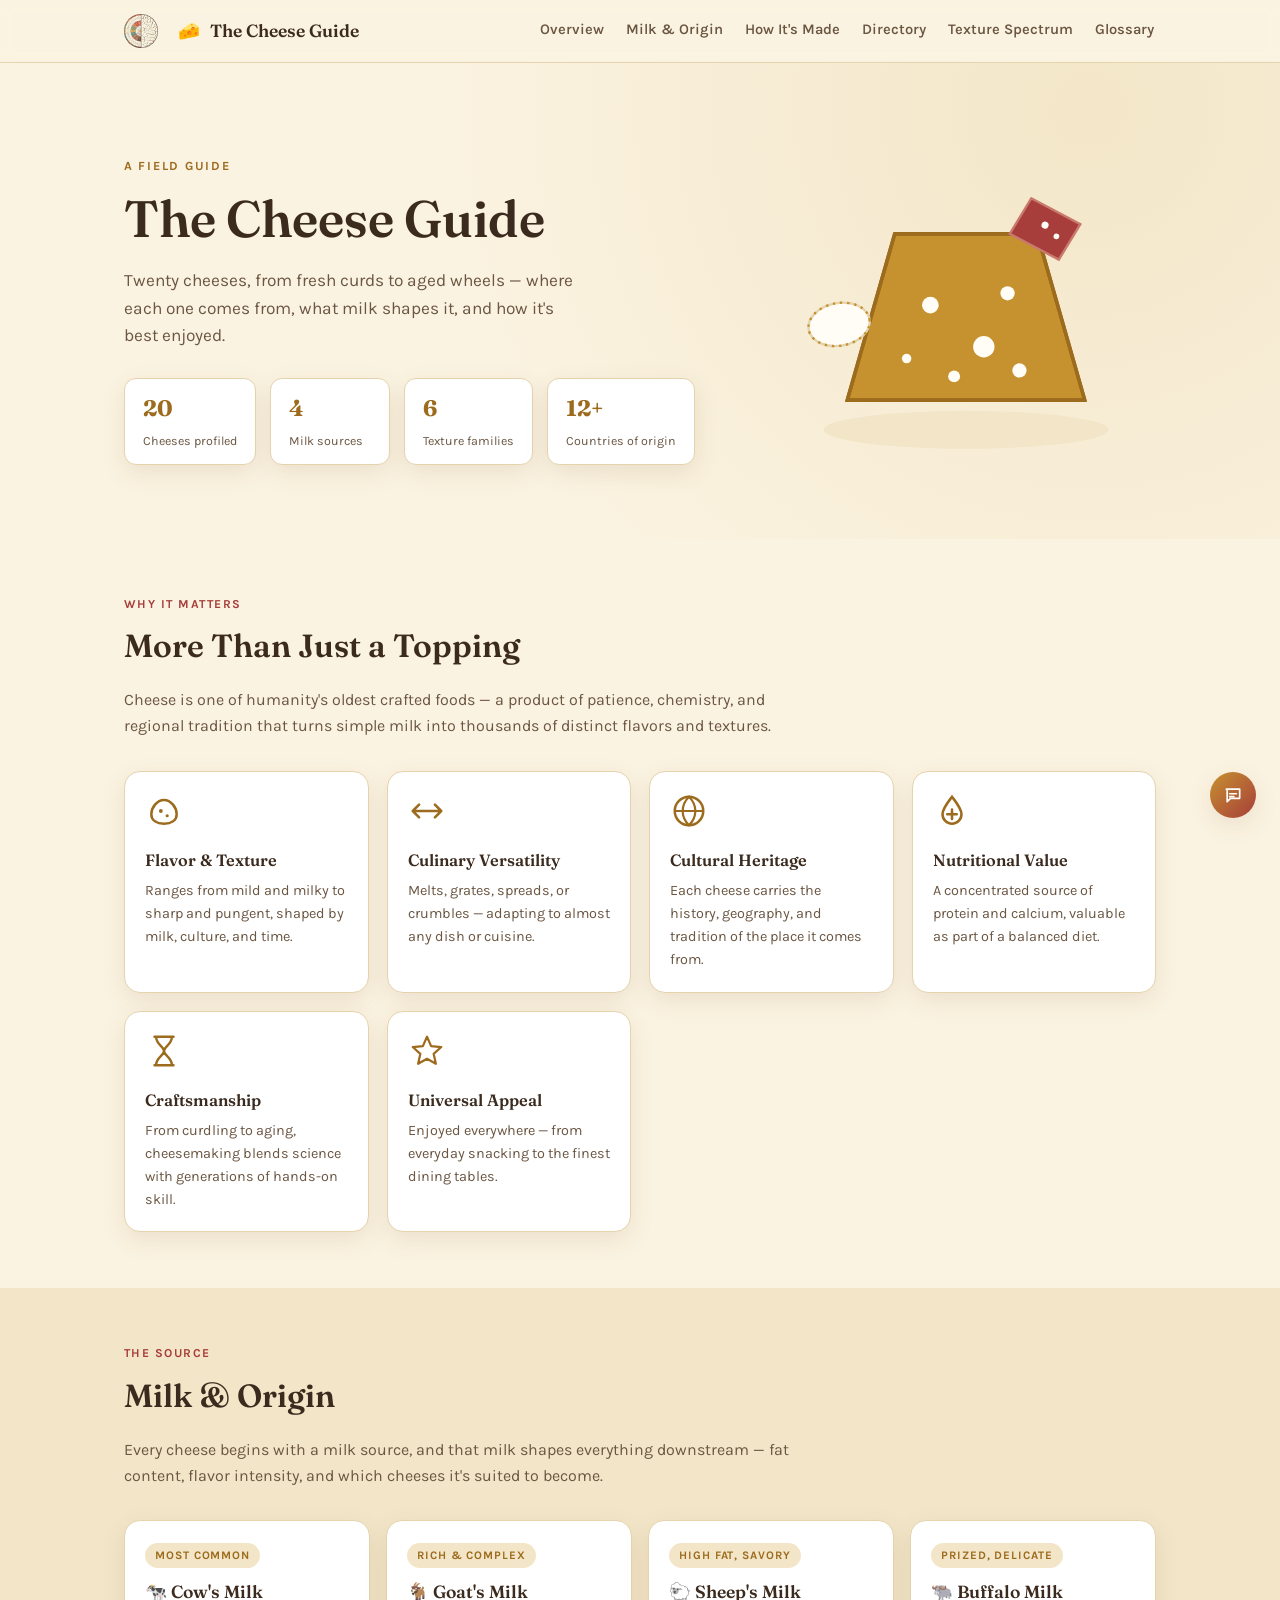
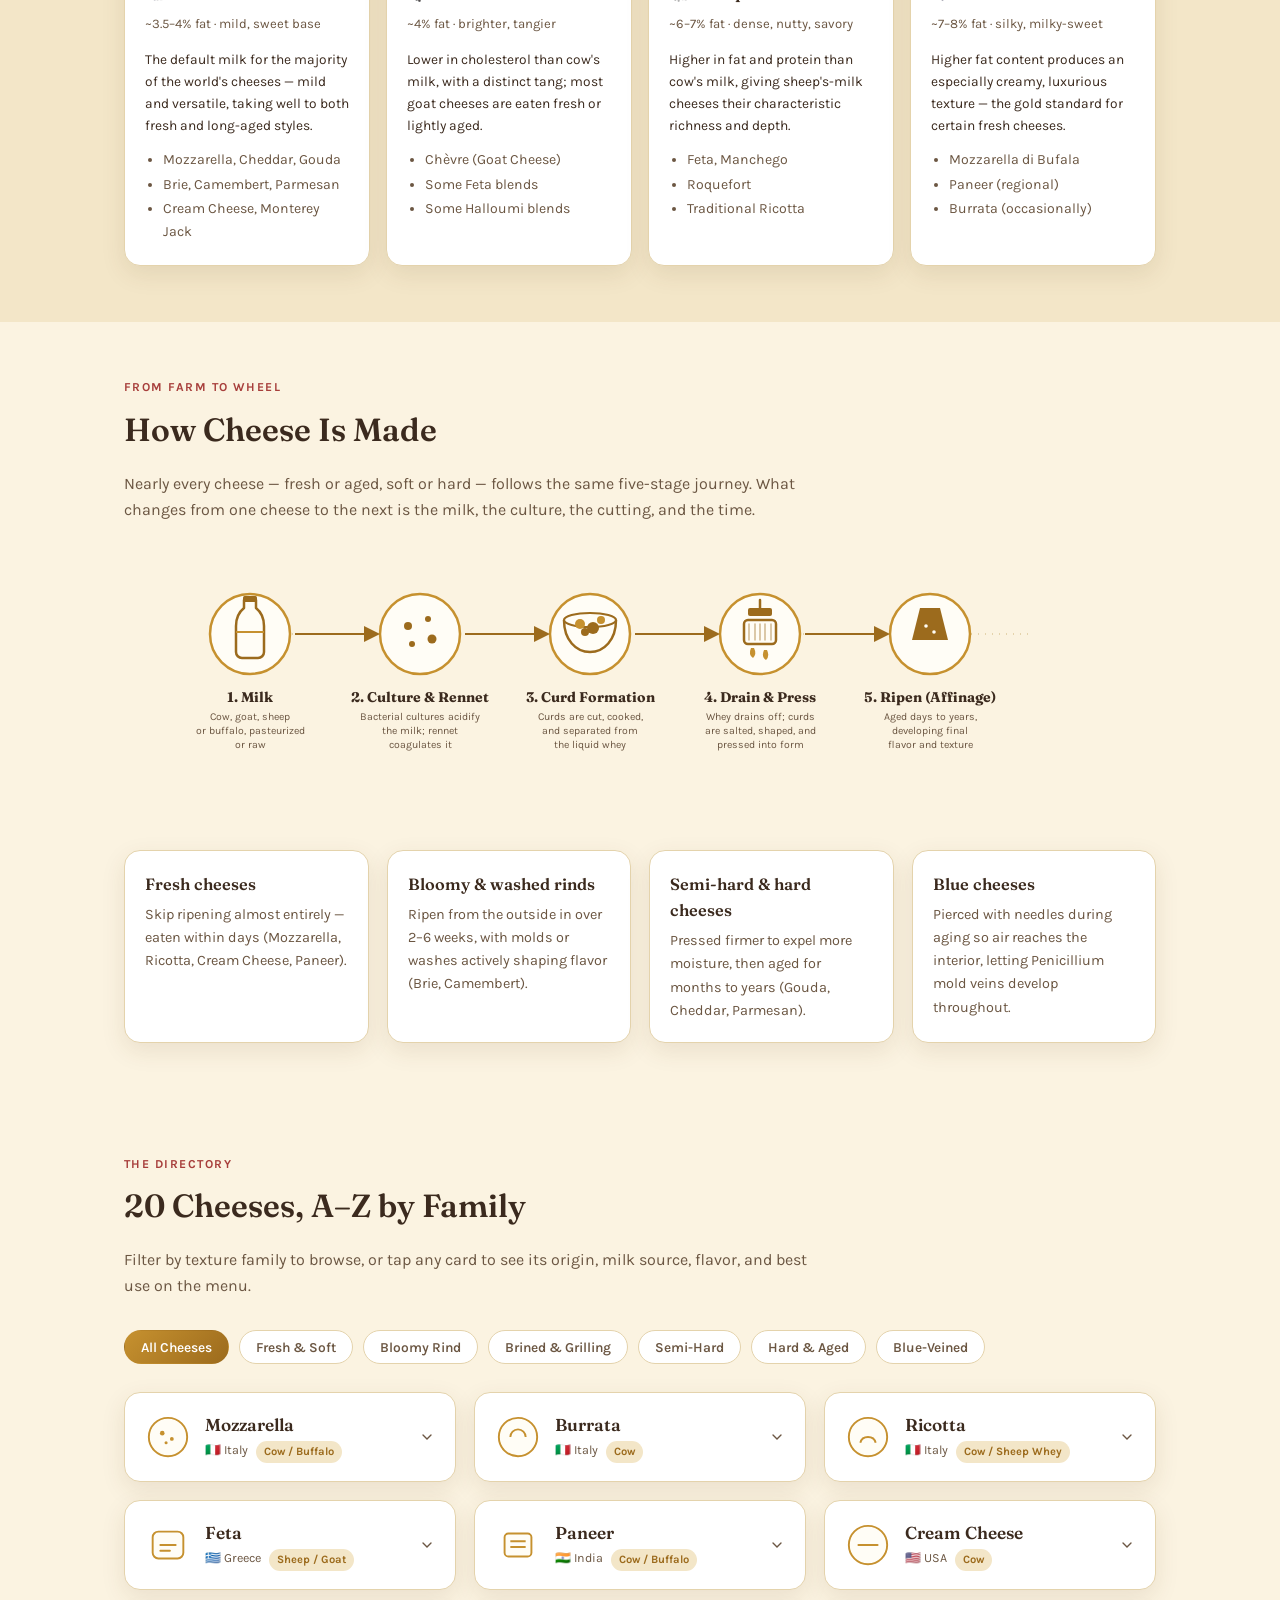
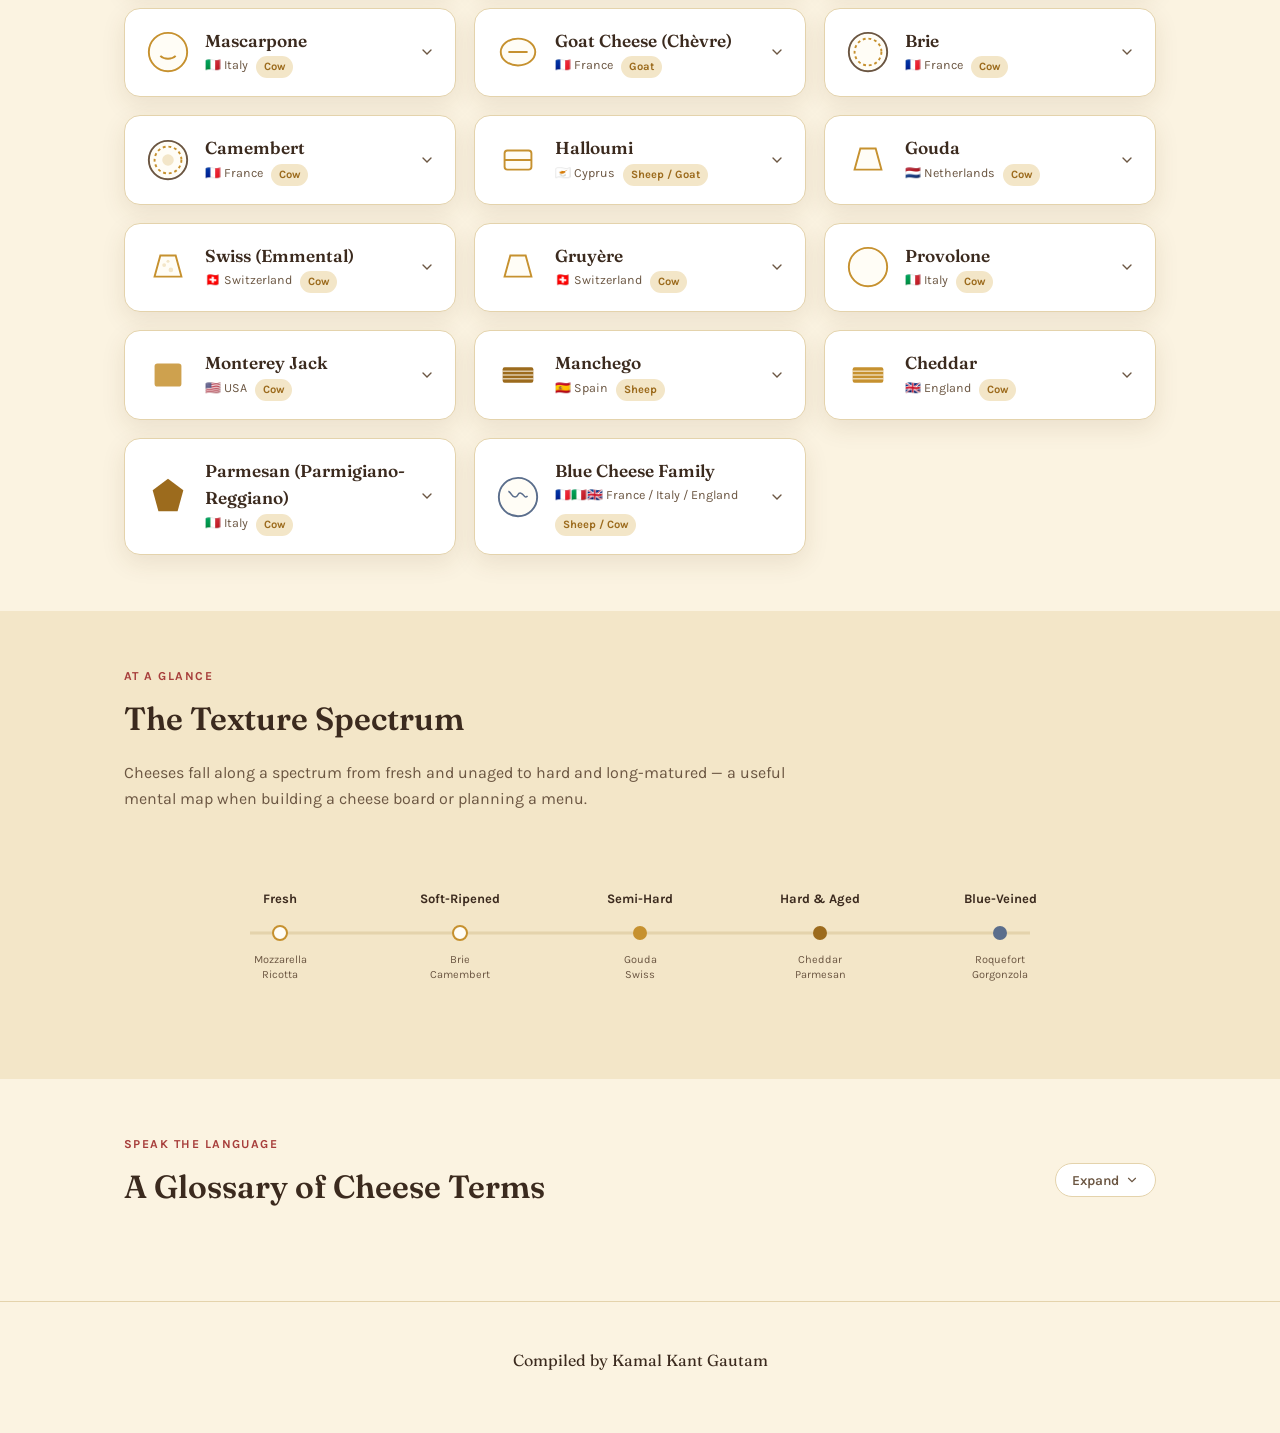
<file: guides/cheese.html>
<!DOCTYPE html>
<html lang="en">
<head>
<meta charset="UTF-8">
<meta name="viewport" content="width=device-width, initial-scale=1.0">
<title>The Cheese Guide</title>
<link rel="preconnect" href="https://fonts.googleapis.com">
<link rel="preconnect" href="https://fonts.gstatic.com" crossorigin>
<link href="https://fonts.googleapis.com/css2?family=Fraunces:opsz,wght@9..144,400;9..144,500;9..144,600;9..144,700&family=Karla:wght@400;500;600;700&display=swap" rel="stylesheet">
<style>
  :root{
    --cream:#FBF3E1;
    --cream-2:#F3E6C8;
    --rind:#FFFDF6;
    --ink:#3B2A1E;
    --ink-soft:#6B5642;
    --gold:#C6912F;
    --gold-deep:#9C6B1D;
    --wax:#A73E3B;
    --wax-soft:#C97A6D;
    --blue-vein:#5B6E8C;
    --line:#E4D3AC;
    --card-bg:#FFFFFF;
    --shadow: 0 8px 24px rgba(90,63,24,0.10);
    --radius: 16px;
    --maxw: 1080px;
  }
  :root:not([data-theme="light"]){
    @media (prefers-color-scheme: dark){
      --cream:#211A12;
      --cream-2:#2B2116;
      --rind:#2A2015;
      --ink:#F2E6D2;
      --ink-soft:#CBB795;
      --gold:#E0A83E;
      --gold-deep:#F0BE5E;
      --wax:#D08A79;
      --wax-soft:#C97A6D;
      --blue-vein:#8FA6CC;
      --line:#4A3B26;
      --card-bg:#2C2317;
      --shadow: 0 8px 24px rgba(0,0,0,0.35);
    }
  }
  :root[data-theme="dark"]{
    --cream:#211A12;
    --cream-2:#2B2116;
    --rind:#2A2015;
    --ink:#F2E6D2;
    --ink-soft:#CBB795;
    --gold:#E0A83E;
    --gold-deep:#F0BE5E;
    --wax:#D08A79;
    --wax-soft:#C97A6D;
    --blue-vein:#8FA6CC;
    --line:#4A3B26;
    --card-bg:#2C2317;
    --shadow: 0 8px 24px rgba(0,0,0,0.35);
  }

  *{box-sizing:border-box;}
  html{scroll-behavior:smooth;}
  body{
    margin:0;
    background:var(--cream);
    color:var(--ink);
    font-family:'Karla',sans-serif;
    line-height:1.6;
    -webkit-font-smoothing:antialiased;
  }
  h1,h2,h3,h4{
    font-family:'Fraunces',serif;
    font-weight:600;
    color:var(--ink);
    margin:0 0 .4em 0;
  }
  a{color:var(--gold-deep);}
  .wrap{max-width:var(--maxw); margin:0 auto; padding:0 24px;}

  /* Scroll progress */
  #progress{
    position:fixed; top:0; left:0; height:4px; width:0%;
    background:linear-gradient(90deg,var(--gold),var(--wax));
    z-index:1000; transition:width .1s ease-out;
  }

  /* Nav */
  nav{
    position:sticky; top:0; z-index:900;
    background:rgba(251,243,225,0.92);
    backdrop-filter:blur(6px);
    border-bottom:1px solid var(--line);
  }
  :root[data-theme="dark"] nav, :root:not([data-theme="light"]) nav{
    @media (prefers-color-scheme:dark){ background:rgba(33,26,18,0.92); }
  }
  .navwrap{
    max-width:var(--maxw); margin:0 auto; padding:14px 24px;
    display:flex; align-items:center; justify-content:space-between; gap:16px;
    flex-wrap:wrap;
  }
  .brand{display:flex; align-items:center; gap:10px; font-family:'Fraunces',serif; font-weight:600; font-size:1.1rem;}
  .navlinks{display:flex; gap:18px; flex-wrap:wrap; font-size:.92rem;}
  .navlinks a{text-decoration:none; color:var(--ink-soft); font-weight:600; padding:4px 2px; border-bottom:2px solid transparent;}
  .navlinks a:hover{color:var(--gold-deep); border-bottom-color:var(--gold);}

  /* Hero */
  header.hero{
    position:relative;
    padding:64px 0 48px 0;
    overflow:hidden;
    background:
      radial-gradient(circle at 85% 10%, var(--cream-2) 0%, transparent 55%),
      var(--cream);
  }
  .hero-inner{display:flex; align-items:center; gap:48px; flex-wrap:wrap;}
  .hero-text{flex:1 1 380px;}
  .eyebrow{
    display:inline-flex; align-items:center; gap:8px;
    font-size:.78rem; letter-spacing:.14em; text-transform:uppercase;
    color:var(--gold-deep); font-weight:700; margin-bottom:14px;
  }
  .hero h1{font-size:clamp(2.1rem,4.2vw,3.2rem); line-height:1.08;}
  .hero p.lead{color:var(--ink-soft); font-size:1.08rem; max-width:46ch; margin-top:12px;}
  .hero-svg{flex:1 1 320px; max-width:380px;}

  /* Stat strip */
  .statrow{
    display:flex; gap:14px; flex-wrap:wrap; margin-top:28px;
  }
  .stat{
    background:var(--card-bg); border:1px solid var(--line); border-radius:12px;
    padding:12px 18px; box-shadow:var(--shadow); min-width:120px;
  }
  .stat b{display:block; font-family:'Fraunces',serif; font-size:1.4rem; color:var(--gold-deep);}
  .stat span{font-size:.78rem; color:var(--ink-soft);}

  section{padding:56px 0;}
  section h2{font-size:clamp(1.5rem,3vw,2rem);}
  .section-tag{
    font-size:.76rem; letter-spacing:.12em; text-transform:uppercase;
    color:var(--wax); font-weight:700; margin-bottom:6px; display:block;
  }
  .section-intro{color:var(--ink-soft); max-width:70ch; margin-bottom:32px;}

  /* Importance grid */
  .importance-grid{
    display:grid; grid-template-columns:repeat(auto-fit,minmax(220px,1fr));
    gap:18px;
  }
  .imp-card{
    background:var(--card-bg); border:1px solid var(--line); border-radius:var(--radius);
    padding:20px; box-shadow:var(--shadow);
  }
  .imp-card .icon{width:38px; height:38px; margin-bottom:10px;}
  .imp-card h4{font-size:1.02rem; margin-bottom:6px;}
  .imp-card p{font-size:.9rem; color:var(--ink-soft); margin:0;}

  /* Milk source table */
  .milk-grid{
    display:grid; grid-template-columns:repeat(auto-fit,minmax(230px,1fr));
    gap:16px;
  }
  .milk-card{
    background:var(--card-bg); border:1px solid var(--line); border-radius:var(--radius);
    padding:20px; box-shadow:var(--shadow); position:relative;
  }
  .milk-card .tag{
    display:inline-block; font-size:.72rem; letter-spacing:.08em; text-transform:uppercase;
    background:var(--cream-2); color:var(--gold-deep); padding:3px 10px; border-radius:20px;
    font-weight:700; margin-bottom:10px;
  }
  .milk-card h4{font-size:1.1rem;}
  .milk-card .fat{font-size:.82rem; color:var(--ink-soft); margin-bottom:8px;}
  .milk-card ul{margin:8px 0 0 0; padding-left:18px; font-size:.88rem; color:var(--ink-soft);}
  .milk-card ul li{margin-bottom:2px;}

  /* Filter buttons */
  .filters{
    display:flex; gap:10px; flex-wrap:wrap; margin-bottom:28px;
  }
  .filter-btn{
    border:1px solid var(--line); background:var(--card-bg); color:var(--ink-soft);
    padding:8px 16px; border-radius:30px; font-family:'Karla',sans-serif; font-weight:600;
    font-size:.86rem; cursor:pointer; transition:all .15s ease;
  }
  .filter-btn:hover{border-color:var(--gold);}
  .filter-btn.active{
    background:linear-gradient(135deg,var(--gold),var(--gold-deep)); color:#fff; border-color:transparent;
  }

  /* Cheese grid */
  .cheese-grid{
    display:grid; grid-template-columns:repeat(auto-fill,minmax(280px,1fr));
    gap:18px;
  }
  details.cheese-card{
    background:var(--card-bg); border:1px solid var(--line); border-radius:var(--radius);
    box-shadow:var(--shadow); padding:0; overflow:hidden;
    transition:transform .15s ease;
  }
  details.cheese-card[open]{transform:translateY(-2px);}
  details.cheese-card summary{
    list-style:none; cursor:pointer; padding:18px 20px;
    display:flex; align-items:center; gap:14px;
  }
  details.cheese-card summary::-webkit-details-marker{display:none;}
  .card-icon{width:46px; height:46px; flex-shrink:0;}
  .card-title-wrap{flex:1;}
  .card-title-wrap h4{font-size:1.08rem; margin-bottom:2px;}
  .card-meta{font-size:.78rem; color:var(--ink-soft); display:flex; gap:8px; flex-wrap:wrap;}
  .badge{
    display:inline-block; font-size:.7rem; padding:2px 8px; border-radius:20px;
    background:var(--cream-2); color:var(--gold-deep); font-weight:700;
  }
  .chevron{width:16px; height:16px; color:var(--ink-soft); transition:transform .2s ease; flex-shrink:0;}
  details.cheese-card[open] .chevron{transform:rotate(180deg);}
  .card-body{padding:0 20px 20px 20px; font-size:.9rem; color:var(--ink-soft);}
  .card-body .row{margin-bottom:8px;}
  .card-body .row b{color:var(--ink); font-weight:700;}
  .card-body .fact{
    margin-top:10px; padding:10px 12px; background:var(--cream-2); border-radius:10px;
    font-size:.84rem; border-left:3px solid var(--gold);
  }

  /* Texture spectrum */
  .spectrum-wrap{overflow-x:auto;}
  .spectrum-wrap svg{display:block; margin:0 auto; max-width:100%; height:auto;}

  /* Glossary */
  .glossary{
    columns:2; column-gap:36px;
  }
  @media (max-width:640px){ .glossary{columns:1;} }
  .gterm{break-inside:avoid; margin-bottom:16px;}
  .gterm dt{font-family:'Fraunces',serif; font-weight:600; color:var(--gold-deep); font-size:.98rem;}
  .gterm dd{margin:2px 0 0 0; font-size:.86rem; color:var(--ink-soft);}

  .glossary-head{
    display:flex; align-items:center; justify-content:space-between;
    gap:16px; flex-wrap:wrap; margin-bottom:20px;
  }
  .glossary-toggle{
    display:flex; align-items:center; gap:6px; flex-shrink:0;
    border:1px solid var(--line); background:var(--card-bg); color:var(--ink-soft);
    padding:8px 16px; border-radius:30px; font-family:'Karla',sans-serif; font-weight:600;
    font-size:.86rem; cursor:pointer; transition:border-color .15s ease;
  }
  .glossary-toggle:hover{border-color:var(--gold);}
  .glossary-chevron{width:14px; height:14px; transition:transform .25s ease;}
  .glossary-toggle[aria-expanded="true"] .glossary-chevron{transform:rotate(180deg);}
  .glossary-body{max-height:0; overflow:hidden; transition:max-height .35s ease;}

  footer{
    padding:40px 0 60px 0; text-align:center; border-top:1px solid var(--line);
    color:var(--ink-soft); font-size:.86rem;
  }
  footer .credit{font-family:'Fraunces',serif; color:var(--ink); font-size:1rem; margin-top:6px;}

  .float-actions{
    position:fixed; bottom:24px; right:24px; z-index:800;
    display:flex; flex-direction:column; align-items:flex-end; gap:12px;
  }
  #backtotop, #qaBtn{
    width:46px; height:46px; border-radius:50%;
    background:linear-gradient(135deg,var(--gold),var(--wax));
    color:#fff; border:none; cursor:pointer; box-shadow:var(--shadow);
    display:flex; align-items:center; justify-content:center;
    transition:opacity .2s ease, transform .2s ease;
  }
  #backtotop{opacity:0; pointer-events:none;}
  #backtotop.show{opacity:1; pointer-events:auto;}
  #backtotop:hover, #qaBtn:hover{transform:translateY(-3px);}

  /* Q&A modal */
  .qa-overlay{
    position:fixed; inset:0; z-index:1100;
    background:rgba(30,20,10,0.5);
    display:flex; align-items:center; justify-content:center;
    padding:20px;
    opacity:0; pointer-events:none;
    transition:opacity .2s ease;
  }
  .qa-overlay.open{opacity:1; pointer-events:auto;}
  .qa-modal{
    background:var(--card-bg); border-radius:var(--radius);
    max-width:420px; width:100%; padding:28px;
    box-shadow:0 24px 60px rgba(0,0,0,0.25);
    position:relative;
    transform:translateY(12px);
    transition:transform .2s ease;
  }
  .qa-overlay.open .qa-modal{transform:translateY(0);}
  .qa-close{
    position:absolute; top:16px; right:16px; background:none; border:none;
    color:var(--ink-soft); cursor:pointer; padding:4px;
  }
  .qa-modal h3{font-size:1.2rem; margin-bottom:6px; padding-right:20px;}
  .qa-sub{font-size:.86rem; color:var(--ink-soft); margin:0 0 18px 0;}
  .qa-label{display:block; font-size:.8rem; font-weight:700; color:var(--ink); margin:14px 0 6px 0;}
  .qa-input{
    width:100%; border:1px solid var(--line); border-radius:10px; padding:10px 12px;
    font-family:'Karla',sans-serif; font-size:.92rem; background:var(--cream);
    color:var(--ink); resize:vertical;
  }
  .qa-input:focus{outline:none; border-color:var(--gold);}
  .qa-textarea{min-height:100px;}
  .qa-send{
    margin-top:18px; width:100%; border:none; border-radius:30px; padding:11px 16px;
    background:linear-gradient(135deg,var(--gold),var(--gold-deep)); color:#fff;
    font-family:'Karla',sans-serif; font-weight:700; font-size:.94rem; cursor:pointer;
  }
  .qa-send:hover{opacity:.92;}
  .qa-send:disabled{opacity:.6; cursor:not-allowed;}
  .qa-status{margin-top:10px; font-size:.84rem; min-height:1.2em;}
  .qa-status.ok{color:#3D7A4F;}
  .qa-status.err{color:var(--wax);}

  ::-webkit-scrollbar{height:8px; width:8px;}
  ::-webkit-scrollbar-thumb{background:var(--line); border-radius:6px;}
</style>
<link rel="icon" href="../assets/favicon.png"><link rel="stylesheet" href="../assets/fiq-common.css"></head>
<body>

<div id="progress"></div>

<nav>
  <div class="navwrap">
    <div class="brand"><a class="fiq-home" href="../index.html" aria-label="Flavour IQ home"><img src="../assets/logo.png" alt="Flavour IQ"></a>🧀 <span>The Cheese Guide</span></div>
    <div class="navlinks">
      <a href="#overview">Overview</a>
      <a href="#milk">Milk &amp; Origin</a>
      <a href="#process">How It's Made</a>
      <a href="#directory">Directory</a>
      <a href="#spectrum">Texture Spectrum</a>
      <a href="#glossary">Glossary</a>
    </div>
  </div>
</nav>

<header class="hero">
  <div class="wrap hero-inner">
    <div class="hero-text">
      <span class="eyebrow">A Field Guide</span>
      <h1>The Cheese Guide</h1>
      <p class="lead">Twenty cheeses, from fresh curds to aged wheels — where each one comes from, what milk shapes it, and how it's best enjoyed.</p>
      <div class="statrow">
        <div class="stat"><b>20</b><span>Cheeses profiled</span></div>
        <div class="stat"><b>4</b><span>Milk sources</span></div>
        <div class="stat"><b>6</b><span>Texture families</span></div>
        <div class="stat"><b>12+</b><span>Countries of origin</span></div>
      </div>
    </div>
    <div class="hero-svg">
      <svg viewBox="0 0 320 300" xmlns="http://www.w3.org/2000/svg">
        <ellipse cx="160" cy="255" rx="120" ry="16" fill="var(--cream-2)"/>
        <g>
          <path d="M60 230 L100 90 L220 90 L260 230 Z" fill="var(--gold)" stroke="var(--gold-deep)" stroke-width="3" stroke-linejoin="round"/>
          <path d="M60 230 L100 90 L220 90 L260 230 Z" fill="none" stroke="var(--gold-deep)" stroke-width="3"/>
          <circle cx="130" cy="150" r="7" fill="var(--rind)"/>
          <circle cx="175" cy="185" r="9" fill="var(--rind)"/>
          <circle cx="150" cy="210" r="5" fill="var(--rind)"/>
          <circle cx="195" cy="140" r="6" fill="var(--rind)"/>
          <circle cx="110" cy="195" r="4" fill="var(--rind)"/>
          <circle cx="205" cy="205" r="6" fill="var(--rind)"/>
        </g>
        <g transform="translate(215,60) rotate(18)">
          <path d="M0 0 L46 8 L38 42 L-8 34 Z" fill="var(--wax)" stroke="var(--wax-soft)" stroke-width="2"/>
          <circle cx="18" cy="18" r="3" fill="var(--rind)"/>
          <circle cx="30" cy="24" r="2.4" fill="var(--rind)"/>
        </g>
        <g transform="translate(30,150) rotate(-10)">
          <ellipse cx="20" cy="20" rx="26" ry="18" fill="var(--rind)" stroke="var(--line)" stroke-width="2"/>
          <ellipse cx="20" cy="20" rx="26" ry="18" fill="none" stroke="var(--gold)" stroke-width="2" stroke-dasharray="2 4"/>
        </g>
      </svg>
    </div>
  </div>
</header>

<section id="overview">
  <div class="wrap">
    <span class="section-tag">Why It Matters</span>
    <h2>More Than Just a Topping</h2>
    <p class="section-intro">Cheese is one of humanity's oldest crafted foods — a product of patience, chemistry, and regional tradition that turns simple milk into thousands of distinct flavors and textures.</p>
    <div class="importance-grid">
      <div class="imp-card">
        <svg class="icon" viewBox="0 0 24 24" fill="none" xmlns="http://www.w3.org/2000/svg"><path d="M4 14c0-4 3.5-9 8-9s8 5 8 9-3.5 6-8 6-8-2-8-6Z" stroke="var(--gold-deep)" stroke-width="1.6"/><circle cx="10" cy="12" r="1.2" fill="var(--gold-deep)"/><circle cx="14" cy="15" r="1" fill="var(--gold-deep)"/></svg>
        <h4>Flavor &amp; Texture</h4>
        <p>Ranges from mild and milky to sharp and pungent, shaped by milk, culture, and time.</p>
      </div>
      <div class="imp-card">
        <svg class="icon" viewBox="0 0 24 24" fill="none" xmlns="http://www.w3.org/2000/svg"><path d="M3 12h18M3 12l4-4M3 12l4 4M21 12l-4-4M21 12l-4 4" stroke="var(--gold-deep)" stroke-width="1.6" stroke-linecap="round"/></svg>
        <h4>Culinary Versatility</h4>
        <p>Melts, grates, spreads, or crumbles — adapting to almost any dish or cuisine.</p>
      </div>
      <div class="imp-card">
        <svg class="icon" viewBox="0 0 24 24" fill="none" xmlns="http://www.w3.org/2000/svg"><circle cx="12" cy="12" r="9" stroke="var(--gold-deep)" stroke-width="1.6"/><path d="M3 12h18M12 3c2.5 2.5 4 5.5 4 9s-1.5 6.5-4 9c-2.5-2.5-4-5.5-4-9s1.5-6.5 4-9Z" stroke="var(--gold-deep)" stroke-width="1.4"/></svg>
        <h4>Cultural Heritage</h4>
        <p>Each cheese carries the history, geography, and tradition of the place it comes from.</p>
      </div>
      <div class="imp-card">
        <svg class="icon" viewBox="0 0 24 24" fill="none" xmlns="http://www.w3.org/2000/svg"><path d="M12 3c3 4 6 7.5 6 11a6 6 0 1 1-12 0c0-3.5 3-7 6-11Z" stroke="var(--gold-deep)" stroke-width="1.6"/><path d="M12 11v6M9 14h6" stroke="var(--gold-deep)" stroke-width="1.6" stroke-linecap="round"/></svg>
        <h4>Nutritional Value</h4>
        <p>A concentrated source of protein and calcium, valuable as part of a balanced diet.</p>
      </div>
      <div class="imp-card">
        <svg class="icon" viewBox="0 0 24 24" fill="none" xmlns="http://www.w3.org/2000/svg"><path d="M6 3h12M6 21h12M7 3c0 5 5 6 5 9s-5 4-5 9M17 3c0 5-5 6-5 9s5 4 5 9" stroke="var(--gold-deep)" stroke-width="1.5" stroke-linecap="round"/></svg>
        <h4>Craftsmanship</h4>
        <p>From curdling to aging, cheesemaking blends science with generations of hands-on skill.</p>
      </div>
      <div class="imp-card">
        <svg class="icon" viewBox="0 0 24 24" fill="none" xmlns="http://www.w3.org/2000/svg"><path d="M12 3l2.6 5.9 6.4.6-4.8 4.3 1.4 6.3L12 16.9 6.4 20.1l1.4-6.3L3 9.5l6.4-.6L12 3Z" stroke="var(--gold-deep)" stroke-width="1.4" stroke-linejoin="round"/></svg>
        <h4>Universal Appeal</h4>
        <p>Enjoyed everywhere — from everyday snacking to the finest dining tables.</p>
      </div>
    </div>
  </div>
</section>

<section id="milk" style="background:var(--cream-2);">
  <div class="wrap">
    <span class="section-tag">The Source</span>
    <h2>Milk &amp; Origin</h2>
    <p class="section-intro">Every cheese begins with a milk source, and that milk shapes everything downstream — fat content, flavor intensity, and which cheeses it's suited to become.</p>
    <div class="milk-grid">
      <div class="milk-card">
        <span class="tag">Most common</span>
        <h4>🐄 Cow's Milk</h4>
        <div class="fat">~3.5–4% fat · mild, sweet base</div>
        <p style="font-size:.86rem;">The default milk for the majority of the world's cheeses — mild and versatile, taking well to both fresh and long-aged styles.</p>
        <ul><li>Mozzarella, Cheddar, Gouda</li><li>Brie, Camembert, Parmesan</li><li>Cream Cheese, Monterey Jack</li></ul>
      </div>
      <div class="milk-card">
        <span class="tag">Rich &amp; complex</span>
        <h4>🐐 Goat's Milk</h4>
        <div class="fat">~4% fat · brighter, tangier</div>
        <p style="font-size:.86rem;">Lower in cholesterol than cow's milk, with a distinct tang; most goat cheeses are eaten fresh or lightly aged.</p>
        <ul><li>Chèvre (Goat Cheese)</li><li>Some Feta blends</li><li>Some Halloumi blends</li></ul>
      </div>
      <div class="milk-card">
        <span class="tag">High fat, savory</span>
        <h4>🐑 Sheep's Milk</h4>
        <div class="fat">~6–7% fat · dense, nutty, savory</div>
        <p style="font-size:.86rem;">Higher in fat and protein than cow's milk, giving sheep's-milk cheeses their characteristic richness and depth.</p>
        <ul><li>Feta, Manchego</li><li>Roquefort</li><li>Traditional Ricotta</li></ul>
      </div>
      <div class="milk-card">
        <span class="tag">Prized, delicate</span>
        <h4>🐃 Buffalo Milk</h4>
        <div class="fat">~7–8% fat · silky, milky-sweet</div>
        <p style="font-size:.86rem;">Higher fat content produces an especially creamy, luxurious texture — the gold standard for certain fresh cheeses.</p>
        <ul><li>Mozzarella di Bufala</li><li>Paneer (regional)</li><li>Burrata (occasionally)</li></ul>
      </div>
    </div>
  </div>
</section>

<section id="process">
  <div class="wrap">
    <span class="section-tag">From Farm to Wheel</span>
    <h2>How Cheese Is Made</h2>
    <p class="section-intro">Nearly every cheese — fresh or aged, soft or hard — follows the same five-stage journey. What changes from one cheese to the next is the milk, the culture, the cutting, and the time.</p>

    <div class="process-flow">
      <svg viewBox="0 0 980 260" xmlns="http://www.w3.org/2000/svg" style="width:100%; max-width:980px; display:block; margin:0 auto;">
        <defs>
          <marker id="arrow" markerWidth="8" markerHeight="8" refX="4" refY="4" orient="auto">
            <path d="M0 0L8 4L0 8Z" fill="var(--gold-deep)"/>
          </marker>
        </defs>
        <line x1="100" y1="80" x2="880" y2="80" stroke="var(--line)" stroke-width="2" stroke-dasharray="1 6"/>

        <!-- Step 1: Milk -->
        <g transform="translate(60,20)">
          <circle cx="40" cy="60" r="40" fill="var(--rind)" stroke="var(--gold)" stroke-width="2.5"/>
          <rect x="33" y="22" width="14" height="6" rx="1.5" fill="var(--gold-deep)"/>
          <path d="M34 26h12v8c5 4 8 10 8 18v26a6 6 0 0 1-6 6H32a6 6 0 0 1-6-6V52c0-8 3-14 8-18Z" fill="none" stroke="var(--gold-deep)" stroke-width="2.5" stroke-linejoin="round"/>
          <line x1="26" y1="58" x2="54" y2="58" stroke="var(--gold)" stroke-width="2"/>
          <text x="40" y="128" text-anchor="middle" font-family="Fraunces, serif" font-size="14" font-weight="700" fill="var(--ink)">1. Milk</text>
          <text x="40" y="146" text-anchor="middle" font-family="Karla, sans-serif" font-size="10.5" fill="var(--ink-soft)">Cow, goat, sheep</text>
          <text x="40" y="160" text-anchor="middle" font-family="Karla, sans-serif" font-size="10.5" fill="var(--ink-soft)">or buffalo, pasteurized</text>
          <text x="40" y="174" text-anchor="middle" font-family="Karla, sans-serif" font-size="10.5" fill="var(--ink-soft)">or raw</text>
        </g>

        <!-- Step 2: Culture & Rennet -->
        <g transform="translate(230,20)">
          <circle cx="40" cy="60" r="40" fill="var(--rind)" stroke="var(--gold)" stroke-width="2.5"/>
          <circle cx="28" cy="52" r="4" fill="var(--gold-deep)"/>
          <circle cx="48" cy="45" r="3" fill="var(--gold-deep)"/>
          <circle cx="52" cy="65" r="4.5" fill="var(--gold-deep)"/>
          <circle cx="32" cy="70" r="3" fill="var(--gold-deep)"/>
          <text x="40" y="128" text-anchor="middle" font-family="Fraunces, serif" font-size="14" font-weight="700" fill="var(--ink)">2. Culture &amp; Rennet</text>
          <text x="40" y="146" text-anchor="middle" font-family="Karla, sans-serif" font-size="10.5" fill="var(--ink-soft)">Bacterial cultures acidify</text>
          <text x="40" y="160" text-anchor="middle" font-family="Karla, sans-serif" font-size="10.5" fill="var(--ink-soft)">the milk; rennet</text>
          <text x="40" y="174" text-anchor="middle" font-family="Karla, sans-serif" font-size="10.5" fill="var(--ink-soft)">coagulates it</text>
        </g>

        <!-- Step 3: Curd -->
        <g transform="translate(400,20)">
          <circle cx="40" cy="60" r="40" fill="var(--rind)" stroke="var(--gold)" stroke-width="2.5"/>
          <path d="M14 46c0 20 12 32 26 32s26-12 26-32" fill="none" stroke="var(--gold-deep)" stroke-width="2.5"/>
          <ellipse cx="40" cy="46" rx="26" ry="7" fill="var(--rind)" stroke="var(--gold-deep)" stroke-width="2.2"/>
          <circle cx="30" cy="50" r="5" fill="var(--gold)"/>
          <circle cx="43" cy="54" r="6" fill="var(--gold-deep)"/>
          <circle cx="51" cy="46" r="4" fill="var(--gold)"/>
          <circle cx="35" cy="58" r="4" fill="var(--gold-deep)"/>
          <text x="40" y="128" text-anchor="middle" font-family="Fraunces, serif" font-size="14" font-weight="700" fill="var(--ink)">3. Curd Formation</text>
          <text x="40" y="146" text-anchor="middle" font-family="Karla, sans-serif" font-size="10.5" fill="var(--ink-soft)">Curds are cut, cooked,</text>
          <text x="40" y="160" text-anchor="middle" font-family="Karla, sans-serif" font-size="10.5" fill="var(--ink-soft)">and separated from</text>
          <text x="40" y="174" text-anchor="middle" font-family="Karla, sans-serif" font-size="10.5" fill="var(--ink-soft)">the liquid whey</text>
        </g>

        <!-- Step 4: Drain & Press -->
        <g transform="translate(570,20)">
          <circle cx="40" cy="60" r="40" fill="var(--rind)" stroke="var(--gold)" stroke-width="2.5"/>
          <line x1="40" y1="26" x2="40" y2="34" stroke="var(--gold-deep)" stroke-width="2.5" stroke-linecap="round"/>
          <rect x="28" y="34" width="24" height="8" rx="2" fill="var(--gold-deep)"/>
          <rect x="24" y="46" width="32" height="24" rx="4" fill="none" stroke="var(--gold-deep)" stroke-width="2.5"/>
          <path d="M29 50v16M35 50v16M40 50v16M45 50v16M51 50v16" stroke="var(--gold-deep)" stroke-width="1.3" stroke-linecap="round" opacity="0.55"/>
          <path d="M34 74q3 6-1 10q-5-3-2-10Z" fill="var(--gold)"/>
          <path d="M47 76q3 6-1 10q-5-3-2-10Z" fill="var(--gold)"/>
          <text x="40" y="128" text-anchor="middle" font-family="Fraunces, serif" font-size="14" font-weight="700" fill="var(--ink)">4. Drain &amp; Press</text>
          <text x="40" y="146" text-anchor="middle" font-family="Karla, sans-serif" font-size="10.5" fill="var(--ink-soft)">Whey drains off; curds</text>
          <text x="40" y="160" text-anchor="middle" font-family="Karla, sans-serif" font-size="10.5" fill="var(--ink-soft)">are salted, shaped, and</text>
          <text x="40" y="174" text-anchor="middle" font-family="Karla, sans-serif" font-size="10.5" fill="var(--ink-soft)">pressed into form</text>
        </g>

        <!-- Step 5: Ripen -->
        <g transform="translate(740,20)">
          <circle cx="40" cy="60" r="40" fill="var(--rind)" stroke="var(--gold)" stroke-width="2.5"/>
          <path d="M22 66 L30 34 L50 34 L58 66 Z" fill="var(--gold-deep)"/>
          <circle cx="36" cy="52" r="1.8" fill="var(--rind)"/>
          <circle cx="44" cy="58" r="1.8" fill="var(--rind)"/>
          <text x="40" y="128" text-anchor="middle" font-family="Fraunces, serif" font-size="14" font-weight="700" fill="var(--ink)">5. Ripen (Affinage)</text>
          <text x="40" y="146" text-anchor="middle" font-family="Karla, sans-serif" font-size="10.5" fill="var(--ink-soft)">Aged days to years,</text>
          <text x="40" y="160" text-anchor="middle" font-family="Karla, sans-serif" font-size="10.5" fill="var(--ink-soft)">developing final</text>
          <text x="40" y="174" text-anchor="middle" font-family="Karla, sans-serif" font-size="10.5" fill="var(--ink-soft)">flavor and texture</text>
        </g>

        <line x1="145" y1="80" x2="222" y2="80" stroke="var(--gold-deep)" stroke-width="2" marker-end="url(#arrow)"/>
        <line x1="315" y1="80" x2="392" y2="80" stroke="var(--gold-deep)" stroke-width="2" marker-end="url(#arrow)"/>
        <line x1="485" y1="80" x2="562" y2="80" stroke="var(--gold-deep)" stroke-width="2" marker-end="url(#arrow)"/>
        <line x1="655" y1="80" x2="732" y2="80" stroke="var(--gold-deep)" stroke-width="2" marker-end="url(#arrow)"/>
      </svg>
    </div>

    <div class="importance-grid" style="margin-top:36px;">
      <div class="imp-card">
        <h4>Fresh cheeses</h4>
        <p>Skip ripening almost entirely — eaten within days (Mozzarella, Ricotta, Cream Cheese, Paneer).</p>
      </div>
      <div class="imp-card">
        <h4>Bloomy &amp; washed rinds</h4>
        <p>Ripen from the outside in over 2–6 weeks, with molds or washes actively shaping flavor (Brie, Camembert).</p>
      </div>
      <div class="imp-card">
        <h4>Semi-hard &amp; hard cheeses</h4>
        <p>Pressed firmer to expel more moisture, then aged for months to years (Gouda, Cheddar, Parmesan).</p>
      </div>
      <div class="imp-card">
        <h4>Blue cheeses</h4>
        <p>Pierced with needles during aging so air reaches the interior, letting Penicillium mold veins develop throughout.</p>
      </div>
    </div>
  </div>
</section>

<section id="directory">
  <div class="wrap">
    <span class="section-tag">The Directory</span>
    <h2>20 Cheeses, A–Z by Family</h2>
    <p class="section-intro">Filter by texture family to browse, or tap any card to see its origin, milk source, flavor, and best use on the menu.</p>

    <div class="filters" id="filters">
      <button class="filter-btn active" data-filter="all">All Cheeses</button>
      <button class="filter-btn" data-filter="fresh">Fresh &amp; Soft</button>
      <button class="filter-btn" data-filter="bloomy">Bloomy Rind</button>
      <button class="filter-btn" data-filter="brined">Brined &amp; Grilling</button>
      <button class="filter-btn" data-filter="semihard">Semi-Hard</button>
      <button class="filter-btn" data-filter="hard">Hard &amp; Aged</button>
      <button class="filter-btn" data-filter="blue">Blue-Veined</button>
    </div>

    <div class="cheese-grid" id="cheeseGrid">

      <details class="cheese-card" data-cat="fresh">
        <summary>
          <svg class="card-icon" viewBox="0 0 48 48"><circle cx="24" cy="24" r="20" fill="var(--rind)" stroke="var(--gold)" stroke-width="2"/><circle cx="18" cy="20" r="2.4" fill="var(--gold)"/><circle cx="28" cy="26" r="2" fill="var(--gold)"/><circle cx="22" cy="30" r="1.6" fill="var(--gold)"/></svg>
          <div class="card-title-wrap">
            <h4>Mozzarella</h4>
            <div class="card-meta"><span>🇮🇹 Italy</span><span class="badge">Cow / Buffalo</span></div>
          </div>
          <svg class="chevron" viewBox="0 0 24 24" fill="none"><path d="M6 9l6 6 6-6" stroke="currentColor" stroke-width="2" stroke-linecap="round"/></svg>
        </summary>
        <div class="card-body">
          <div class="row"><b>Texture:</b> Soft, fresh, elastic when melted</div>
          <div class="row"><b>Flavor:</b> Mild and milky, with a clean dairy sweetness</div>
          <div class="row"><b>Best used in:</b> Pizzas, lasagna, pasta bakes, caprese salad, sandwiches</div>
          <div class="fact">💡 The buffalo-milk version, mozzarella di bufala, is a protected specialty from the Campania region near Naples.</div>
        </div>
      </details>

      <details class="cheese-card" data-cat="fresh">
        <summary>
          <svg class="card-icon" viewBox="0 0 48 48"><circle cx="24" cy="24" r="20" fill="var(--rind)" stroke="var(--gold)" stroke-width="2"/><path d="M16 24a8 8 0 0 1 16 0" stroke="var(--gold)" stroke-width="2" fill="none"/></svg>
          <div class="card-title-wrap">
            <h4>Burrata</h4>
            <div class="card-meta"><span>🇮🇹 Italy</span><span class="badge">Cow</span></div>
          </div>
          <svg class="chevron" viewBox="0 0 24 24" fill="none"><path d="M6 9l6 6 6-6" stroke="currentColor" stroke-width="2" stroke-linecap="round"/></svg>
        </summary>
        <div class="card-body">
          <div class="row"><b>Texture:</b> Mozzarella shell filled with cream and soft curd</div>
          <div class="row"><b>Flavor:</b> Rich, luscious, buttery</div>
          <div class="row"><b>Best used in:</b> Antipasti platters, caprese-style starters, drizzled with olive oil and torn into salads</div>
          <div class="fact">💡 Created in Puglia as a way to use up mozzarella scraps and cream — nothing went to waste.</div>
        </div>
      </details>

      <details class="cheese-card" data-cat="fresh">
        <summary>
          <svg class="card-icon" viewBox="0 0 48 48"><circle cx="24" cy="24" r="20" fill="var(--rind)" stroke="var(--gold)" stroke-width="2"/><path d="M16 30c2-8 14-8 16 0" stroke="var(--gold)" stroke-width="2" fill="none"/></svg>
          <div class="card-title-wrap">
            <h4>Ricotta</h4>
            <div class="card-meta"><span>🇮🇹 Italy</span><span class="badge">Cow / Sheep Whey</span></div>
          </div>
          <svg class="chevron" viewBox="0 0 24 24" fill="none"><path d="M6 9l6 6 6-6" stroke="currentColor" stroke-width="2" stroke-linecap="round"/></svg>
        </summary>
        <div class="card-body">
          <div class="row"><b>Texture:</b> Light, grainy-soft, spoonable</div>
          <div class="row"><b>Flavor:</b> Mildly sweet, delicate</div>
          <div class="row"><b>Best used in:</b> Lasagna, ravioli filling, cannoli, baked cheesecakes, desserts</div>
          <div class="fact">💡 The name means "recooked" — it's traditionally made from the whey left over after making other cheeses.</div>
        </div>
      </details>

      <details class="cheese-card" data-cat="fresh">
        <summary>
          <svg class="card-icon" viewBox="0 0 48 48"><rect x="8" y="10" width="32" height="28" rx="6" fill="var(--rind)" stroke="var(--gold)" stroke-width="2"/><path d="M16 24h16M16 30h10" stroke="var(--gold)" stroke-width="2" stroke-linecap="round"/></svg>
          <div class="card-title-wrap">
            <h4>Feta</h4>
            <div class="card-meta"><span>🇬🇷 Greece</span><span class="badge">Sheep / Goat</span></div>
          </div>
          <svg class="chevron" viewBox="0 0 24 24" fill="none"><path d="M6 9l6 6 6-6" stroke="currentColor" stroke-width="2" stroke-linecap="round"/></svg>
        </summary>
        <div class="card-body">
          <div class="row"><b>Texture:</b> Firm yet crumbly, brined</div>
          <div class="row"><b>Flavor:</b> Salty and tangy</div>
          <div class="row"><b>Best used in:</b> Greek salad, spanakopita, Mediterranean mezze, appetizer platters</div>
          <div class="fact">💡 Under EU law, only cheese made in Greece from sheep and goat milk can be labeled "Feta."</div>
        </div>
      </details>

      <details class="cheese-card" data-cat="fresh">
        <summary>
          <svg class="card-icon" viewBox="0 0 48 48"><rect x="10" y="12" width="28" height="24" rx="4" fill="var(--rind)" stroke="var(--gold)" stroke-width="2"/><path d="M16 20h16M16 26h16" stroke="var(--gold)" stroke-width="2"/></svg>
          <div class="card-title-wrap">
            <h4>Paneer</h4>
            <div class="card-meta"><span>🇮🇳 India</span><span class="badge">Cow / Buffalo</span></div>
          </div>
          <svg class="chevron" viewBox="0 0 24 24" fill="none"><path d="M6 9l6 6 6-6" stroke="currentColor" stroke-width="2" stroke-linecap="round"/></svg>
        </summary>
        <div class="card-body">
          <div class="row"><b>Texture:</b> Firm, does not melt when cooked</div>
          <div class="row"><b>Flavor:</b> Neutral, milky</div>
          <div class="row"><b>Best used in:</b> Paneer tikka, palak paneer, curries, kebabs — a banquet staple</div>
          <div class="fact">💡 Made by curdling milk with an acid (lemon juice or vinegar) rather than rennet, and pressing out the whey.</div>
        </div>
      </details>

      <details class="cheese-card" data-cat="fresh">
        <summary>
          <svg class="card-icon" viewBox="0 0 48 48"><circle cx="24" cy="24" r="20" fill="var(--rind)" stroke="var(--gold)" stroke-width="2"/><path d="M14 24h20" stroke="var(--gold)" stroke-width="2" stroke-linecap="round"/></svg>
          <div class="card-title-wrap">
            <h4>Cream Cheese</h4>
            <div class="card-meta"><span>🇺🇸 USA</span><span class="badge">Cow</span></div>
          </div>
          <svg class="chevron" viewBox="0 0 24 24" fill="none"><path d="M6 9l6 6 6-6" stroke="currentColor" stroke-width="2" stroke-linecap="round"/></svg>
        </summary>
        <div class="card-body">
          <div class="row"><b>Texture:</b> Soft, smooth, spreadable</div>
          <div class="row"><b>Flavor:</b> Mild and creamy</div>
          <div class="row"><b>Best used in:</b> Cheesecakes, bagels, canapés, frostings, dips</div>
          <div class="fact">💡 Invented in New York in 1872; the Philadelphia brand made it a household name worldwide.</div>
        </div>
      </details>

      <details class="cheese-card" data-cat="fresh">
        <summary>
          <svg class="card-icon" viewBox="0 0 48 48"><circle cx="24" cy="24" r="20" fill="var(--rind)" stroke="var(--gold)" stroke-width="2"/><path d="M16 28c4 4 12 4 16 0" stroke="var(--gold)" stroke-width="2" fill="none"/></svg>
          <div class="card-title-wrap">
            <h4>Mascarpone</h4>
            <div class="card-meta"><span>🇮🇹 Italy</span><span class="badge">Cow</span></div>
          </div>
          <svg class="chevron" viewBox="0 0 24 24" fill="none"><path d="M6 9l6 6 6-6" stroke="currentColor" stroke-width="2" stroke-linecap="round"/></svg>
        </summary>
        <div class="card-body">
          <div class="row"><b>Texture:</b> Ultra-smooth, thick like whipped cream</div>
          <div class="row"><b>Flavor:</b> Rich and buttery</div>
          <div class="row"><b>Best used in:</b> Tiramisu, dessert fillings, pasta sauces</div>
          <div class="fact">💡 Technically not a true cheese — it's made by curdling cream with acid, not rennet.</div>
        </div>
      </details>

      <details class="cheese-card" data-cat="fresh">
        <summary>
          <svg class="card-icon" viewBox="0 0 48 48"><ellipse cx="24" cy="24" rx="18" ry="14" fill="var(--rind)" stroke="var(--gold)" stroke-width="2"/><path d="M14 24h20" stroke="var(--gold)" stroke-width="2"/></svg>
          <div class="card-title-wrap">
            <h4>Goat Cheese (Chèvre)</h4>
            <div class="card-meta"><span>🇫🇷 France</span><span class="badge">Goat</span></div>
          </div>
          <svg class="chevron" viewBox="0 0 24 24" fill="none"><path d="M6 9l6 6 6-6" stroke="currentColor" stroke-width="2" stroke-linecap="round"/></svg>
        </summary>
        <div class="card-body">
          <div class="row"><b>Texture:</b> Creamy fresh log to firmer aged wheel</div>
          <div class="row"><b>Flavor:</b> Tangy, earthy</div>
          <div class="row"><b>Best used in:</b> Salads, tarts, crostini, gourmet appetizers, fine dining plates</div>
          <div class="fact">💡 Ranges widely by age — a fresh log tastes nothing like a rind-aged crottin.</div>
        </div>
      </details>

      <details class="cheese-card" data-cat="bloomy">
        <summary>
          <svg class="card-icon" viewBox="0 0 48 48"><circle cx="24" cy="24" r="20" fill="var(--rind)" stroke="var(--ink-soft)" stroke-width="2"/><circle cx="24" cy="24" r="14" fill="none" stroke="var(--gold)" stroke-width="2" stroke-dasharray="3 3"/></svg>
          <div class="card-title-wrap">
            <h4>Brie</h4>
            <div class="card-meta"><span>🇫🇷 France</span><span class="badge">Cow</span></div>
          </div>
          <svg class="chevron" viewBox="0 0 24 24" fill="none"><path d="M6 9l6 6 6-6" stroke="currentColor" stroke-width="2" stroke-linecap="round"/></svg>
        </summary>
        <div class="card-body">
          <div class="row"><b>Texture:</b> Soft with a bloomy white edible rind</div>
          <div class="row"><b>Flavor:</b> Buttery, mild, slightly earthy</div>
          <div class="row"><b>Best used in:</b> Cheese platters, baked brie, fine dining courses</div>
          <div class="fact">💡 Known as the "Queen of Cheeses" — it hails from the Brie region just east of Paris.</div>
        </div>
      </details>

      <details class="cheese-card" data-cat="bloomy">
        <summary>
          <svg class="card-icon" viewBox="0 0 48 48"><circle cx="24" cy="24" r="20" fill="var(--rind)" stroke="var(--ink-soft)" stroke-width="2"/><circle cx="24" cy="24" r="14" fill="none" stroke="var(--gold)" stroke-width="2" stroke-dasharray="3 3"/><circle cx="24" cy="24" r="6" fill="var(--cream-2)"/></svg>
          <div class="card-title-wrap">
            <h4>Camembert</h4>
            <div class="card-meta"><span>🇫🇷 France</span><span class="badge">Cow</span></div>
          </div>
          <svg class="chevron" viewBox="0 0 24 24" fill="none"><path d="M6 9l6 6 6-6" stroke="currentColor" stroke-width="2" stroke-linecap="round"/></svg>
        </summary>
        <div class="card-body">
          <div class="row"><b>Texture:</b> Soft, bloomy rind, runnier when ripe</div>
          <div class="row"><b>Flavor:</b> Rich, earthy, more pungent than Brie</div>
          <div class="row"><b>Best used in:</b> Baked whole, cheese boards, paired with crusty bread</div>
          <div class="fact">💡 Normandy's answer to Brie — smaller wheels, a stronger character.</div>
        </div>
      </details>

      <details class="cheese-card" data-cat="brined">
        <summary>
          <svg class="card-icon" viewBox="0 0 48 48"><rect x="10" y="14" width="28" height="20" rx="3" fill="var(--rind)" stroke="var(--gold)" stroke-width="2"/><path d="M10 24h28" stroke="var(--gold)" stroke-width="2"/></svg>
          <div class="card-title-wrap">
            <h4>Halloumi</h4>
            <div class="card-meta"><span>🇨🇾 Cyprus</span><span class="badge">Sheep / Goat</span></div>
          </div>
          <svg class="chevron" viewBox="0 0 24 24" fill="none"><path d="M6 9l6 6 6-6" stroke="currentColor" stroke-width="2" stroke-linecap="round"/></svg>
        </summary>
        <div class="card-body">
          <div class="row"><b>Texture:</b> Semi-hard, brined, springy and squeaky</div>
          <div class="row"><b>Flavor:</b> Salty, tangy</div>
          <div class="row"><b>Best used in:</b> Grilling, pan-frying, Mediterranean mezze boards, salads</div>
          <div class="fact">💡 Its unusually high melting point means it holds its shape beautifully on a hot grill.</div>
        </div>
      </details>

      <details class="cheese-card" data-cat="semihard">
        <summary>
          <svg class="card-icon" viewBox="0 0 48 48"><path d="M10 34 L16 12 L32 12 L38 34 Z" fill="var(--rind)" stroke="var(--gold)" stroke-width="2"/></svg>
          <div class="card-title-wrap">
            <h4>Gouda</h4>
            <div class="card-meta"><span>🇳🇱 Netherlands</span><span class="badge">Cow</span></div>
          </div>
          <svg class="chevron" viewBox="0 0 24 24" fill="none"><path d="M6 9l6 6 6-6" stroke="currentColor" stroke-width="2" stroke-linecap="round"/></svg>
        </summary>
        <div class="card-body">
          <div class="row"><b>Texture:</b> Smooth, semi-hard</div>
          <div class="row"><b>Flavor:</b> Nutty, slightly sweet, caramel notes with age</div>
          <div class="row"><b>Best used in:</b> Sandwiches, cheese platters, breakfast buffets</div>
          <div class="fact">💡 Named after the Dutch city of Gouda, historically the market town where the cheese was traded.</div>
        </div>
      </details>

      <details class="cheese-card" data-cat="semihard">
        <summary>
          <svg class="card-icon" viewBox="0 0 48 48"><path d="M10 34 L16 12 L32 12 L38 34 Z" fill="var(--rind)" stroke="var(--gold)" stroke-width="2"/><circle cx="20" cy="22" r="2" fill="var(--cream-2)"/><circle cx="27" cy="27" r="2.4" fill="var(--cream-2)"/><circle cx="24" cy="18" r="1.6" fill="var(--cream-2)"/></svg>
          <div class="card-title-wrap">
            <h4>Swiss (Emmental)</h4>
            <div class="card-meta"><span>🇨🇭 Switzerland</span><span class="badge">Cow</span></div>
          </div>
          <svg class="chevron" viewBox="0 0 24 24" fill="none"><path d="M6 9l6 6 6-6" stroke="currentColor" stroke-width="2" stroke-linecap="round"/></svg>
        </summary>
        <div class="card-body">
          <div class="row"><b>Texture:</b> Semi-hard with characteristic large holes ("eyes")</div>
          <div class="row"><b>Flavor:</b> Mild, nutty</div>
          <div class="row"><b>Best used in:</b> Sandwiches, burgers, fondue, gratins</div>
          <div class="fact">💡 The holes form from carbon dioxide bubbles released by bacteria during fermentation.</div>
        </div>
      </details>

      <details class="cheese-card" data-cat="semihard">
        <summary>
          <svg class="card-icon" viewBox="0 0 48 48"><path d="M10 34 L16 12 L32 12 L38 34 Z" fill="var(--rind)" stroke="var(--gold)" stroke-width="2"/></svg>
          <div class="card-title-wrap">
            <h4>Gruyère</h4>
            <div class="card-meta"><span>🇨🇭 Switzerland</span><span class="badge">Cow</span></div>
          </div>
          <svg class="chevron" viewBox="0 0 24 24" fill="none"><path d="M6 9l6 6 6-6" stroke="currentColor" stroke-width="2" stroke-linecap="round"/></svg>
        </summary>
        <div class="card-body">
          <div class="row"><b>Texture:</b> Dense, semi-hard to firm</div>
          <div class="row"><b>Flavor:</b> Earthy, nutty, complex — more intense with age</div>
          <div class="row"><b>Best used in:</b> Fondue, French onion soup, gratins, quiche</div>
          <div class="fact">💡 A protected AOC cheese and a cornerstone ingredient of classic French cuisine.</div>
        </div>
      </details>

      <details class="cheese-card" data-cat="semihard">
        <summary>
          <svg class="card-icon" viewBox="0 0 48 48"><circle cx="24" cy="24" r="20" fill="var(--rind)" stroke="var(--gold)" stroke-width="2"/></svg>
          <div class="card-title-wrap">
            <h4>Provolone</h4>
            <div class="card-meta"><span>🇮🇹 Italy</span><span class="badge">Cow</span></div>
          </div>
          <svg class="chevron" viewBox="0 0 24 24" fill="none"><path d="M6 9l6 6 6-6" stroke="currentColor" stroke-width="2" stroke-linecap="round"/></svg>
        </summary>
        <div class="card-body">
          <div class="row"><b>Texture:</b> Semi-hard, smooth</div>
          <div class="row"><b>Flavor:</b> Mild ("dolce") to sharp ("piccante"), depending on age</div>
          <div class="row"><b>Best used in:</b> Paninis, pizzas, grilled sandwiches</div>
          <div class="fact">💡 Sold in two classic styles — dolce (mild, aged 2–3 months) and piccante (sharp, aged much longer).</div>
        </div>
      </details>

      <details class="cheese-card" data-cat="semihard">
        <summary>
          <svg class="card-icon" viewBox="0 0 48 48"><rect x="10" y="12" width="28" height="24" rx="3" fill="var(--gold)" opacity=".85"/></svg>
          <div class="card-title-wrap">
            <h4>Monterey Jack</h4>
            <div class="card-meta"><span>🇺🇸 USA</span><span class="badge">Cow</span></div>
          </div>
          <svg class="chevron" viewBox="0 0 24 24" fill="none"><path d="M6 9l6 6 6-6" stroke="currentColor" stroke-width="2" stroke-linecap="round"/></svg>
        </summary>
        <div class="card-body">
          <div class="row"><b>Texture:</b> Semi-hard, melts easily</div>
          <div class="row"><b>Flavor:</b> Mild and buttery</div>
          <div class="row"><b>Best used in:</b> Mexican dishes, nachos, burgers, casseroles</div>
          <div class="fact">💡 Developed in Monterey, California, in the 18th century by Franciscan missionaries.</div>
        </div>
      </details>

      <details class="cheese-card" data-cat="hard">
        <summary>
          <svg class="card-icon" viewBox="0 0 48 48"><rect x="8" y="16" width="32" height="16" rx="2" fill="var(--gold-deep)"/><path d="M8 20h32M8 24h32M8 28h32" stroke="var(--rind)" stroke-width="1"/></svg>
          <div class="card-title-wrap">
            <h4>Manchego</h4>
            <div class="card-meta"><span>🇪🇸 Spain</span><span class="badge">Sheep</span></div>
          </div>
          <svg class="chevron" viewBox="0 0 24 24" fill="none"><path d="M6 9l6 6 6-6" stroke="currentColor" stroke-width="2" stroke-linecap="round"/></svg>
        </summary>
        <div class="card-body">
          <div class="row"><b>Texture:</b> Firm, semi-hard to hard with a distinctive zigzag rind pattern</div>
          <div class="row"><b>Flavor:</b> Nutty, tangy, buttery</div>
          <div class="row"><b>Best used in:</b> Tapas boards, charcuterie, paired with membrillo (quince paste)</div>
          <div class="fact">💡 Must come from Manchega sheep raised in Spain's La Mancha region to carry the name legally.</div>
        </div>
      </details>

      <details class="cheese-card" data-cat="hard">
        <summary>
          <svg class="card-icon" viewBox="0 0 48 48"><rect x="8" y="16" width="32" height="16" rx="2" fill="var(--gold)"/><path d="M8 20h32M8 24h32M8 28h32" stroke="var(--rind)" stroke-width="1"/></svg>
          <div class="card-title-wrap">
            <h4>Cheddar</h4>
            <div class="card-meta"><span>🇬🇧 England</span><span class="badge">Cow</span></div>
          </div>
          <svg class="chevron" viewBox="0 0 24 24" fill="none"><path d="M6 9l6 6 6-6" stroke="currentColor" stroke-width="2" stroke-linecap="round"/></svg>
        </summary>
        <div class="card-body">
          <div class="row"><b>Texture:</b> Semi-hard to hard, white or orange</div>
          <div class="row"><b>Flavor:</b> Sharp and rich, intensifying with age</div>
          <div class="row"><b>Best used in:</b> Burgers, sandwiches, omelets, sauces</div>
          <div class="fact">💡 Named after the village of Cheddar in Somerset, England, where it was first made in local caves.</div>
        </div>
      </details>

      <details class="cheese-card" data-cat="hard">
        <summary>
          <svg class="card-icon" viewBox="0 0 48 48"><path d="M24 6 L40 18 L34 40 L14 40 L8 18 Z" fill="var(--gold-deep)"/></svg>
          <div class="card-title-wrap">
            <h4>Parmesan (Parmigiano-Reggiano)</h4>
            <div class="card-meta"><span>🇮🇹 Italy</span><span class="badge">Cow</span></div>
          </div>
          <svg class="chevron" viewBox="0 0 24 24" fill="none"><path d="M6 9l6 6 6-6" stroke="currentColor" stroke-width="2" stroke-linecap="round"/></svg>
        </summary>
        <div class="card-body">
          <div class="row"><b>Texture:</b> Hard, granular, aged</div>
          <div class="row"><b>Flavor:</b> Strong, nutty, deeply umami</div>
          <div class="row"><b>Best used in:</b> Grated over pasta, risotto, soups, and salads</div>
          <div class="fact">💡 Aged a minimum of 12 months — premium wheels are often aged 24 to 36+ months.</div>
        </div>
      </details>

      <details class="cheese-card" data-cat="blue">
        <summary>
          <svg class="card-icon" viewBox="0 0 48 48"><circle cx="24" cy="24" r="20" fill="var(--rind)" stroke="var(--blue-vein)" stroke-width="2"/><path d="M14 18c4 2 3 6 7 6s2-5 6-4 3 6 7 3" stroke="var(--blue-vein)" stroke-width="1.6" fill="none"/></svg>
          <div class="card-title-wrap">
            <h4>Blue Cheese Family</h4>
            <div class="card-meta"><span>🇫🇷🇮🇹🇬🇧 France / Italy / England</span><span class="badge">Sheep / Cow</span></div>
          </div>
          <svg class="chevron" viewBox="0 0 24 24" fill="none"><path d="M6 9l6 6 6-6" stroke="currentColor" stroke-width="2" stroke-linecap="round"/></svg>
        </summary>
        <div class="card-body">
          <div class="row"><b>Texture:</b> Crumbly to creamy, veined with mold</div>
          <div class="row"><b>Flavor:</b> Sharp, tangy, pungent</div>
          <div class="row"><b>Best used in:</b> Salads, dressings, steak sauces, gourmet cheese boards</div>
          <div class="row"><b>Key variants:</b> Roquefort (France, sheep), Gorgonzola (Italy, cow), Stilton (England, cow)</div>
          <div class="fact">💡 The blue veins come from Penicillium mold cultures deliberately introduced during aging.</div>
        </div>
      </details>

    </div>
  </div>
</section>

<section id="spectrum" style="background:var(--cream-2);">
  <div class="wrap">
    <span class="section-tag">At A Glance</span>
    <h2>The Texture Spectrum</h2>
    <p class="section-intro">Cheeses fall along a spectrum from fresh and unaged to hard and long-matured — a useful mental map when building a cheese board or planning a menu.</p>
    <div class="spectrum-wrap">
      <svg viewBox="0 0 900 180" xmlns="http://www.w3.org/2000/svg" style="width:100%; max-width:900px;">
        <line x1="60" y1="90" x2="840" y2="90" stroke="var(--line)" stroke-width="3"/>
        <line x1="60" y1="90" x2="840" y2="90" stroke="url(#grad)" stroke-width="3"/>
        <defs>
          <linearGradient id="grad" x1="0" y1="0" x2="1" y2="0">
            <stop offset="0%" stop-color="var(--rind)"/>
            <stop offset="50%" stop-color="var(--gold)"/>
            <stop offset="100%" stop-color="var(--gold-deep)"/>
          </linearGradient>
        </defs>
        <g font-family="Karla, sans-serif" font-size="13" fill="var(--ink)">
          <circle cx="90" cy="90" r="7" fill="var(--rind)" stroke="var(--gold)" stroke-width="2"/>
          <text x="90" y="60" text-anchor="middle" font-weight="700">Fresh</text>
          <text x="90" y="120" text-anchor="middle" fill="var(--ink-soft)" font-size="11">Mozzarella</text>
          <text x="90" y="135" text-anchor="middle" fill="var(--ink-soft)" font-size="11">Ricotta</text>

          <circle cx="270" cy="90" r="7" fill="var(--rind)" stroke="var(--gold)" stroke-width="2"/>
          <text x="270" y="60" text-anchor="middle" font-weight="700">Soft-Ripened</text>
          <text x="270" y="120" text-anchor="middle" fill="var(--ink-soft)" font-size="11">Brie</text>
          <text x="270" y="135" text-anchor="middle" fill="var(--ink-soft)" font-size="11">Camembert</text>

          <circle cx="450" cy="90" r="7" fill="var(--gold)"/>
          <text x="450" y="60" text-anchor="middle" font-weight="700">Semi-Hard</text>
          <text x="450" y="120" text-anchor="middle" fill="var(--ink-soft)" font-size="11">Gouda</text>
          <text x="450" y="135" text-anchor="middle" fill="var(--ink-soft)" font-size="11">Swiss</text>

          <circle cx="630" cy="90" r="7" fill="var(--gold-deep)"/>
          <text x="630" y="60" text-anchor="middle" font-weight="700">Hard &amp; Aged</text>
          <text x="630" y="120" text-anchor="middle" fill="var(--ink-soft)" font-size="11">Cheddar</text>
          <text x="630" y="135" text-anchor="middle" fill="var(--ink-soft)" font-size="11">Parmesan</text>

          <circle cx="810" cy="90" r="7" fill="var(--blue-vein)"/>
          <text x="810" y="60" text-anchor="middle" font-weight="700">Blue-Veined</text>
          <text x="810" y="120" text-anchor="middle" fill="var(--ink-soft)" font-size="11">Roquefort</text>
          <text x="810" y="135" text-anchor="middle" fill="var(--ink-soft)" font-size="11">Gorgonzola</text>
        </g>
      </svg>
    </div>
  </div>
</section>

<section id="glossary">
  <div class="wrap">
    <div class="glossary-head">
      <div>
        <span class="section-tag">Speak the Language</span>
        <h2>A Glossary of Cheese Terms</h2>
      </div>
      <button id="glossaryToggle" class="glossary-toggle" aria-expanded="false" aria-controls="glossaryBody">
        <span>Expand</span>
        <svg class="glossary-chevron" viewBox="0 0 24 24" fill="none"><path d="M6 9l6 6 6-6" stroke="currentColor" stroke-width="2" stroke-linecap="round"/></svg>
      </button>
    </div>
    <div id="glossaryBody" class="glossary-body">
    <dl class="glossary">
      <div class="gterm"><dt>Affinage</dt><dd>The controlled aging and ripening process that develops a cheese's final flavor and texture.</dd></div>
      <div class="gterm"><dt>Bloomy Rind</dt><dd>A soft, white, edible mold rind (e.g. Brie, Camembert) that ripens the cheese from the outside in.</dd></div>
      <div class="gterm"><dt>Brine</dt><dd>A salt-water solution used to wash, preserve, or firm certain cheeses such as Feta and Halloumi.</dd></div>
      <div class="gterm"><dt>Casein</dt><dd>The primary milk protein that coagulates to form curd during cheesemaking.</dd></div>
      <div class="gterm"><dt>Curd</dt><dd>The solid part of milk that separates from the whey once it coagulates — the raw material of all cheese.</dd></div>
      <div class="gterm"><dt>Culture (Starter)</dt><dd>Live bacteria added to milk to begin fermentation and develop flavor.</dd></div>
      <div class="gterm"><dt>Emmental Eyes</dt><dd>The characteristic large holes in Swiss-style cheeses, formed by trapped carbon dioxide gas.</dd></div>
      <div class="gterm"><dt>Mold-Ripened</dt><dd>Cheese that develops flavor and texture through the action of introduced mold cultures, inside or on the rind.</dd></div>
      <div class="gterm"><dt>Pasteurization</dt><dd>Heat-treating milk to eliminate harmful bacteria before cheesemaking.</dd></div>
      <div class="gterm"><dt>PDO / AOC</dt><dd>Protected designation labels (Protected Designation of Origin / Appellation d'Origine Contrôlée) that restrict a cheese name to a specific region and method.</dd></div>
      <div class="gterm"><dt>Raw Milk</dt><dd>Unpasteurized milk, sometimes used for artisanal cheeses to preserve natural flavor complexity.</dd></div>
      <div class="gterm"><dt>Rennet</dt><dd>An enzyme (animal, microbial, or plant-based) used to coagulate milk into curds.</dd></div>
      <div class="gterm"><dt>Rind</dt><dd>The cheese's outer layer, which may be edible (bloomy, washed) or inedible (waxed, natural).</dd></div>
      <div class="gterm"><dt>Ripening</dt><dd>The aging period during which flavor, aroma, and texture continue to develop after the cheese is formed.</dd></div>
      <div class="gterm"><dt>Semi-Soft</dt><dd>A texture category between fresh and semi-hard — pliable, moderate moisture, easy-melting.</dd></div>
      <div class="gterm"><dt>Terroir</dt><dd>The combined effect of a region's soil, climate, and pasture on a cheese's character.</dd></div>
      <div class="gterm"><dt>Veining</dt><dd>The blue-green marbling in blue cheeses, produced by Penicillium mold cultures.</dd></div>
      <div class="gterm"><dt>Washed Rind</dt><dd>A rind regularly bathed in brine, wine, or spirits during aging, producing a pungent aroma and orange hue.</dd></div>
      <div class="gterm"><dt>Wheel</dt><dd>The traditional cylindrical form in which many cheeses are aged and sold.</dd></div>
      <div class="gterm"><dt>Whey</dt><dd>The liquid left behind after curds form — the base ingredient for cheeses like Ricotta.</dd></div>
      <div class="gterm"><dt>Zigzag Rind</dt><dd>A decorative rind pattern pressed into certain hard cheeses, such as Manchego, from traditional esparto grass molds.</dd></div>
    </dl>
    </div>
  </div>
</section>

<footer>
  <div class="wrap">
    <div class="credit">Compiled by Kamal Kant Gautam</div>
  </div>
</footer>

<div class="float-actions">
  <button id="qaBtn" aria-label="Ask a question">
    <svg width="20" height="20" viewBox="0 0 24 24" fill="none"><path d="M8 10.5h8M8 14h5" stroke="#fff" stroke-width="2" stroke-linecap="round"/><path d="M4 5h16v11H9l-4 4V5Z" stroke="#fff" stroke-width="2" stroke-linejoin="round" fill="none"/></svg>
  </button>
  <button id="backtotop" aria-label="Back to top">
    <svg width="18" height="18" viewBox="0 0 24 24" fill="none"><path d="M12 19V5M5 12l7-7 7 7" stroke="#fff" stroke-width="2.2" stroke-linecap="round" stroke-linejoin="round"/></svg>
  </button>
</div>

<div id="qaOverlay" class="qa-overlay">
  <div class="qa-modal" role="dialog" aria-modal="true" aria-labelledby="qaTitle">
    <button id="qaClose" class="qa-close" aria-label="Close">
      <svg width="18" height="18" viewBox="0 0 24 24" fill="none"><path d="M6 6l12 12M18 6L6 18" stroke="currentColor" stroke-width="2" stroke-linecap="round"/></svg>
    </button>
    <h3 id="qaTitle">Have a question or request?</h3>
    <p class="qa-sub">Drop a note below — it goes directly to Kamal and no one else can see it.</p>
    <form id="qaForm">
      <label class="qa-label" for="qaName">Name</label>
      <input class="qa-input" type="text" id="qaName" name="name" required placeholder="Your name">
      <label class="qa-label" for="qaEmail">Email</label>
      <input class="qa-input" type="email" id="qaEmail" name="email" required placeholder="you@example.com">
      <label class="qa-label" for="qaQuery">Your question or request</label>
      <textarea class="qa-input qa-textarea" id="qaQuery" name="query" required placeholder="Type your query here..."></textarea>
      <button type="submit" class="qa-send" id="qaSendBtn">Send</button>
      <div id="qaStatus" class="qa-status"></div>
    </form>
  </div>
</div>

<script>
  // Scroll progress bar
  const progress = document.getElementById('progress');
  function updateProgress(){
    const h = document.documentElement;
    const scrolled = (h.scrollTop) / (h.scrollHeight - h.clientHeight) * 100;
    progress.style.width = scrolled + '%';
  }
  document.addEventListener('scroll', updateProgress);
  updateProgress();

  // Back to top
  const backBtn = document.getElementById('backtotop');
  window.addEventListener('scroll', () => {
    if(window.scrollY > 500){ backBtn.classList.add('show'); }
    else{ backBtn.classList.remove('show'); }
  });
  backBtn.addEventListener('click', () => window.scrollTo({top:0, behavior:'smooth'}));

  // Q&A modal — connected to Kamal's Web3Forms endpoint.
  // Every submission is emailed straight to the inbox tied to this access key —
  // no one else can see or access it.
  const WEB3FORMS_ENDPOINT = "https://api.web3forms.com/submit";
  const WEB3FORMS_ACCESS_KEY = "62a0868a-a733-4151-9a07-df85e49ea0cb";

  const qaBtn = document.getElementById('qaBtn');
  const qaOverlay = document.getElementById('qaOverlay');
  const qaClose = document.getElementById('qaClose');
  const qaForm = document.getElementById('qaForm');
  const qaStatus = document.getElementById('qaStatus');
  const qaSendBtn = document.getElementById('qaSendBtn');

  function openQA(){ qaOverlay.classList.add('open'); document.getElementById('qaName').focus(); }
  function closeQA(){ qaOverlay.classList.remove('open'); qaStatus.textContent=''; qaStatus.className='qa-status'; }

  qaBtn.addEventListener('click', openQA);
  qaClose.addEventListener('click', closeQA);
  qaOverlay.addEventListener('click', (e) => { if(e.target === qaOverlay) closeQA(); });
  document.addEventListener('keydown', (e) => { if(e.key === 'Escape') closeQA(); });

  qaForm.addEventListener('submit', async (e) => {
    e.preventDefault();
    const name = document.getElementById('qaName').value.trim();
    const email = document.getElementById('qaEmail').value.trim();
    const query = document.getElementById('qaQuery').value.trim();
    if(!name || !email || !query) return;

    qaSendBtn.disabled = true;
    qaSendBtn.textContent = 'Sending...';
    qaStatus.textContent = '';
    qaStatus.className = 'qa-status';

    try{
      const res = await fetch(WEB3FORMS_ENDPOINT, {
        method: 'POST',
        headers: { 'Accept': 'application/json', 'Content-Type': 'application/json' },
        body: JSON.stringify({
          access_key: WEB3FORMS_ACCESS_KEY,
          name,
          email,
          message: query,
          subject: 'Cheese Guide — Query from ' + name
        })
      });
      const data = await res.json();
      if(!res.ok || !data.success) throw new Error('send-failed');
      qaStatus.textContent = 'Thanks — your query has been sent.';
      qaStatus.classList.add('ok');
      qaForm.reset();
      setTimeout(closeQA, 1600);
    } catch(err){
      // Fallback: open a pre-filled email so nothing gets lost if the request fails
      const subject = encodeURIComponent('Cheese Guide — Query from ' + name);
      const body = encodeURIComponent(query + '\n\n— ' + name + ' (' + email + ')');
      qaStatus.textContent = 'Could not submit online — opening your email app instead.';
      qaStatus.classList.add('err');
      window.location.href = `mailto:?subject=${subject}&body=${body}`;
    } finally {
      qaSendBtn.disabled = false;
      qaSendBtn.textContent = 'Send';
    }
  });

  // Glossary collapse/expand
  const glossaryToggle = document.getElementById('glossaryToggle');
  const glossaryBody = document.getElementById('glossaryBody');
  glossaryToggle.addEventListener('click', () => {
    const open = glossaryToggle.getAttribute('aria-expanded') === 'true';
    if(open){
      glossaryBody.style.maxHeight = '0px';
      glossaryToggle.setAttribute('aria-expanded', 'false');
      glossaryToggle.querySelector('span').textContent = 'Expand';
    } else {
      glossaryBody.style.maxHeight = glossaryBody.scrollHeight + 'px';
      glossaryToggle.setAttribute('aria-expanded', 'true');
      glossaryToggle.querySelector('span').textContent = 'Collapse';
    }
  });

  // Filters
  const filterBtns = document.querySelectorAll('.filter-btn');
  const cards = document.querySelectorAll('.cheese-card');
  filterBtns.forEach(btn => {
    btn.addEventListener('click', () => {
      filterBtns.forEach(b => b.classList.remove('active'));
      btn.classList.add('active');
      const f = btn.dataset.filter;
      cards.forEach(card => {
        if(f === 'all' || card.dataset.cat === f){
          card.style.display = '';
        } else {
          card.style.display = 'none';
        }
      });
    });
  });
</script>

<script src="../assets/fiq-common.js" defer></script></body>
</html>
</file>
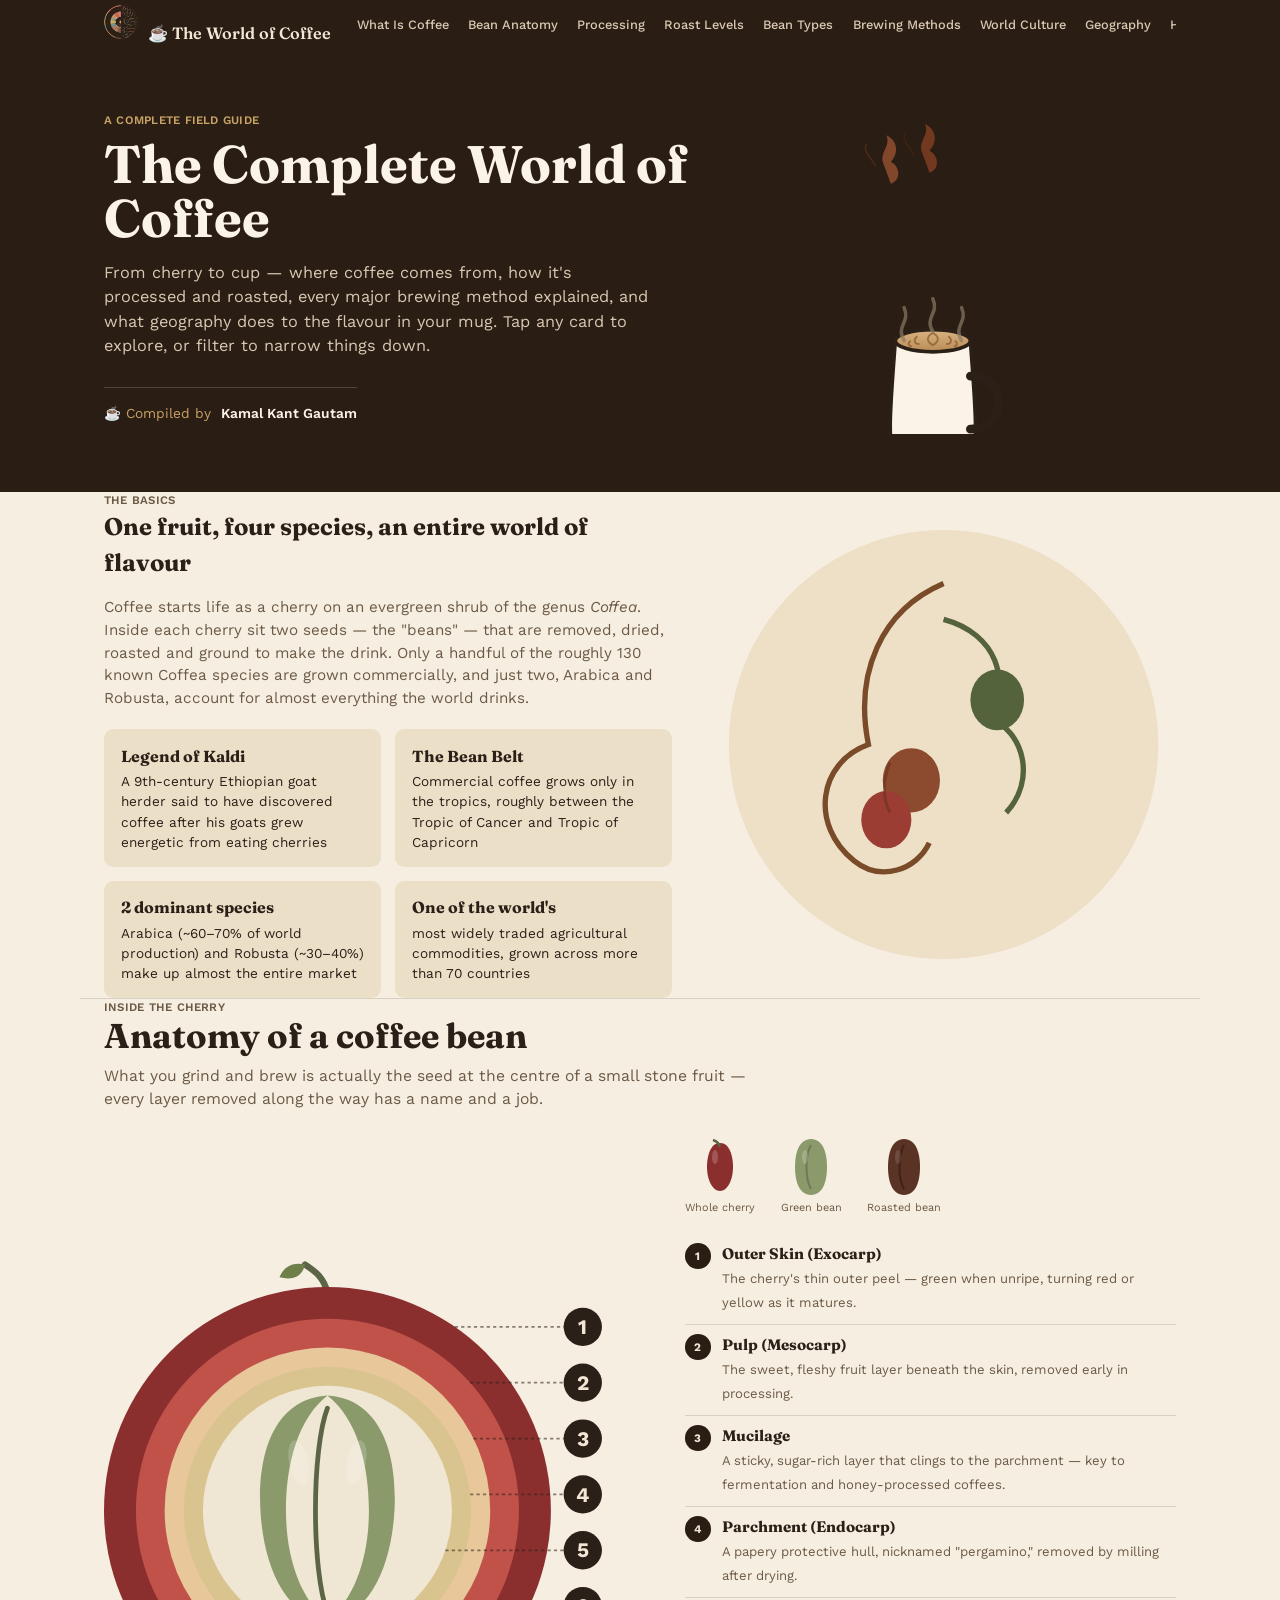
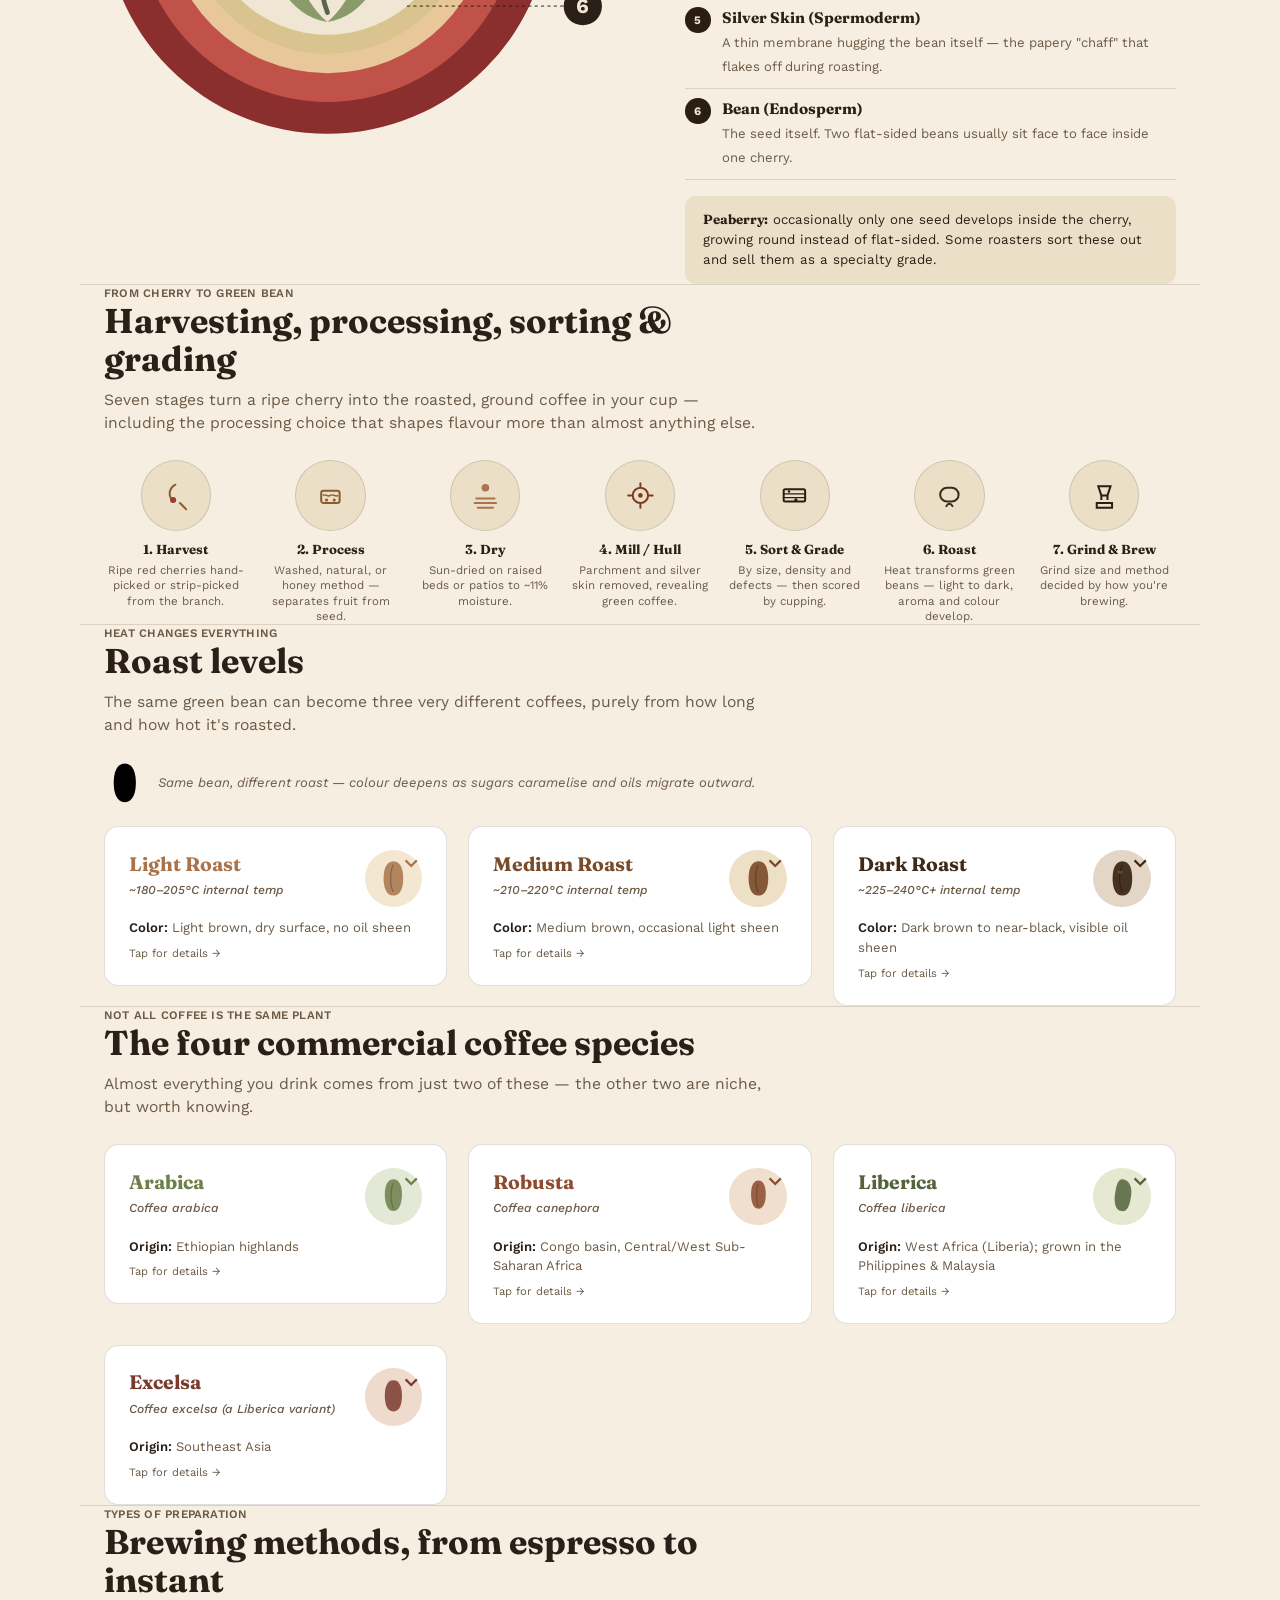
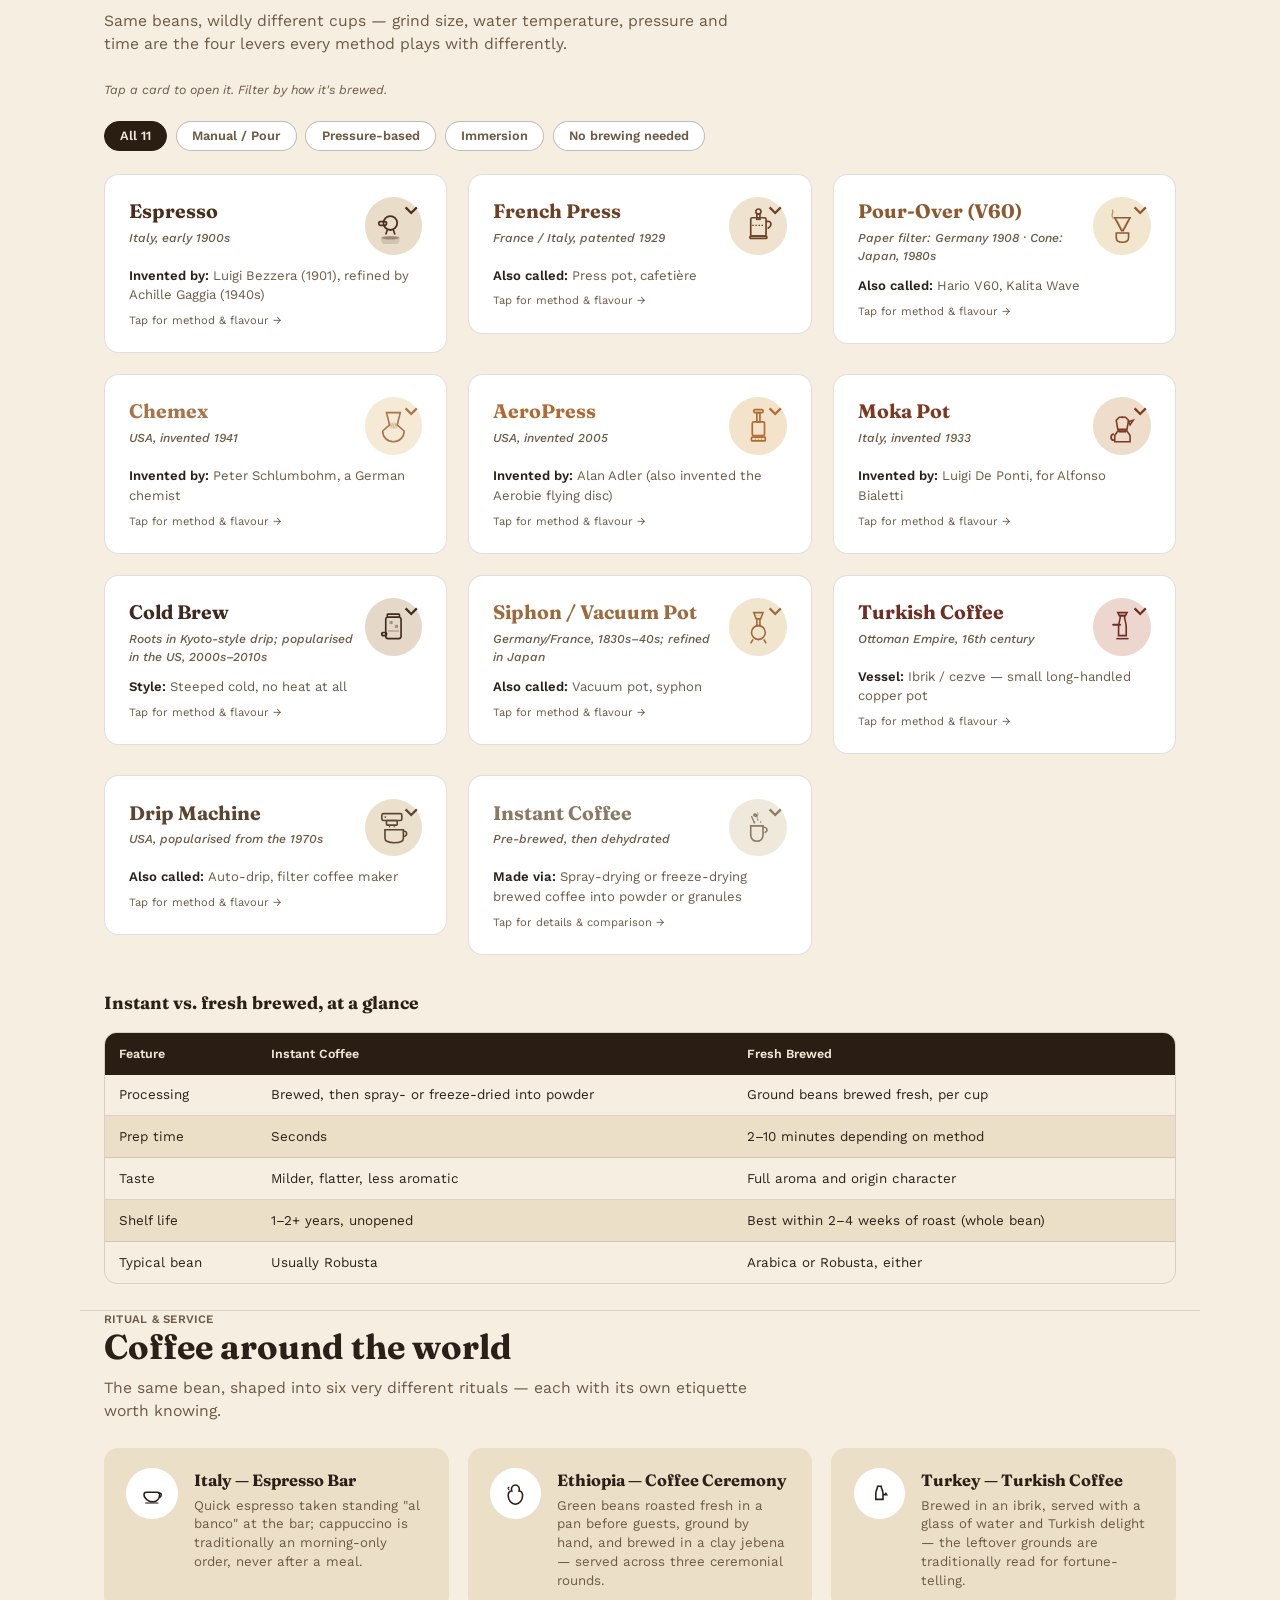
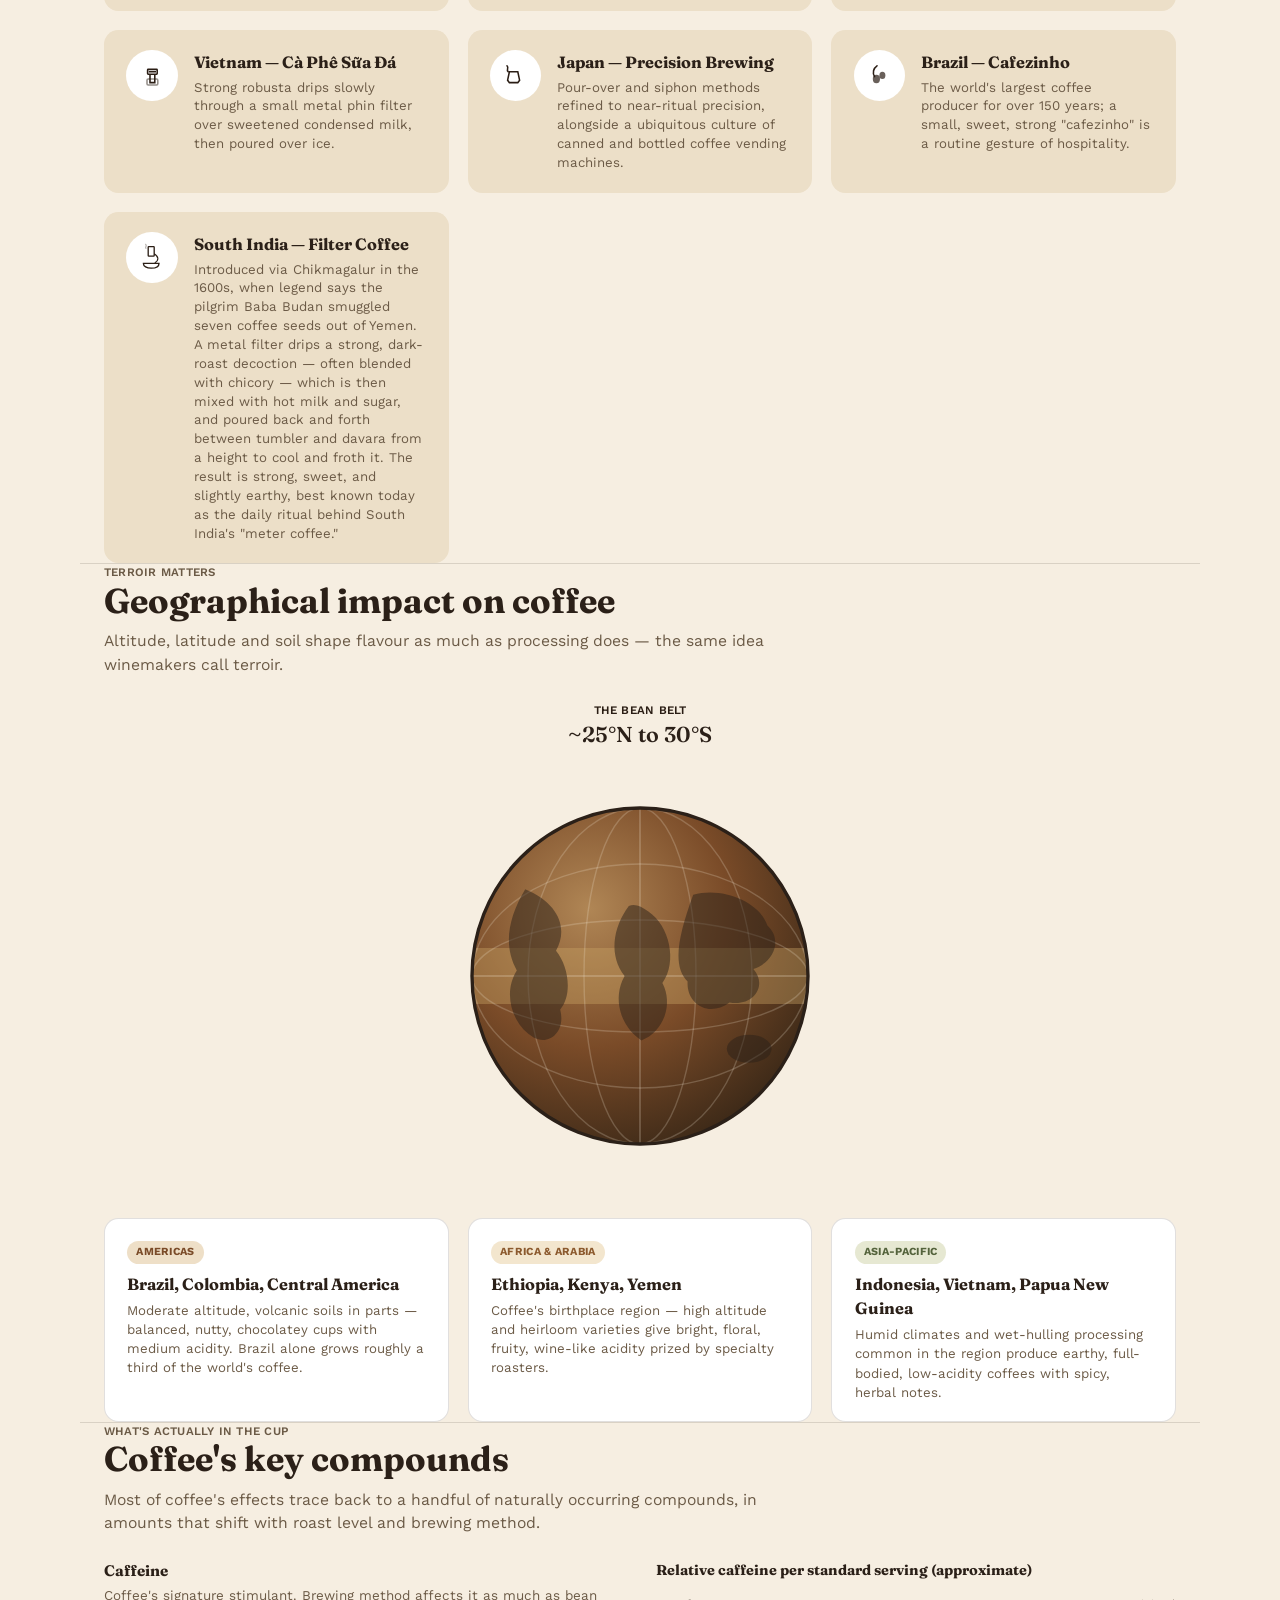
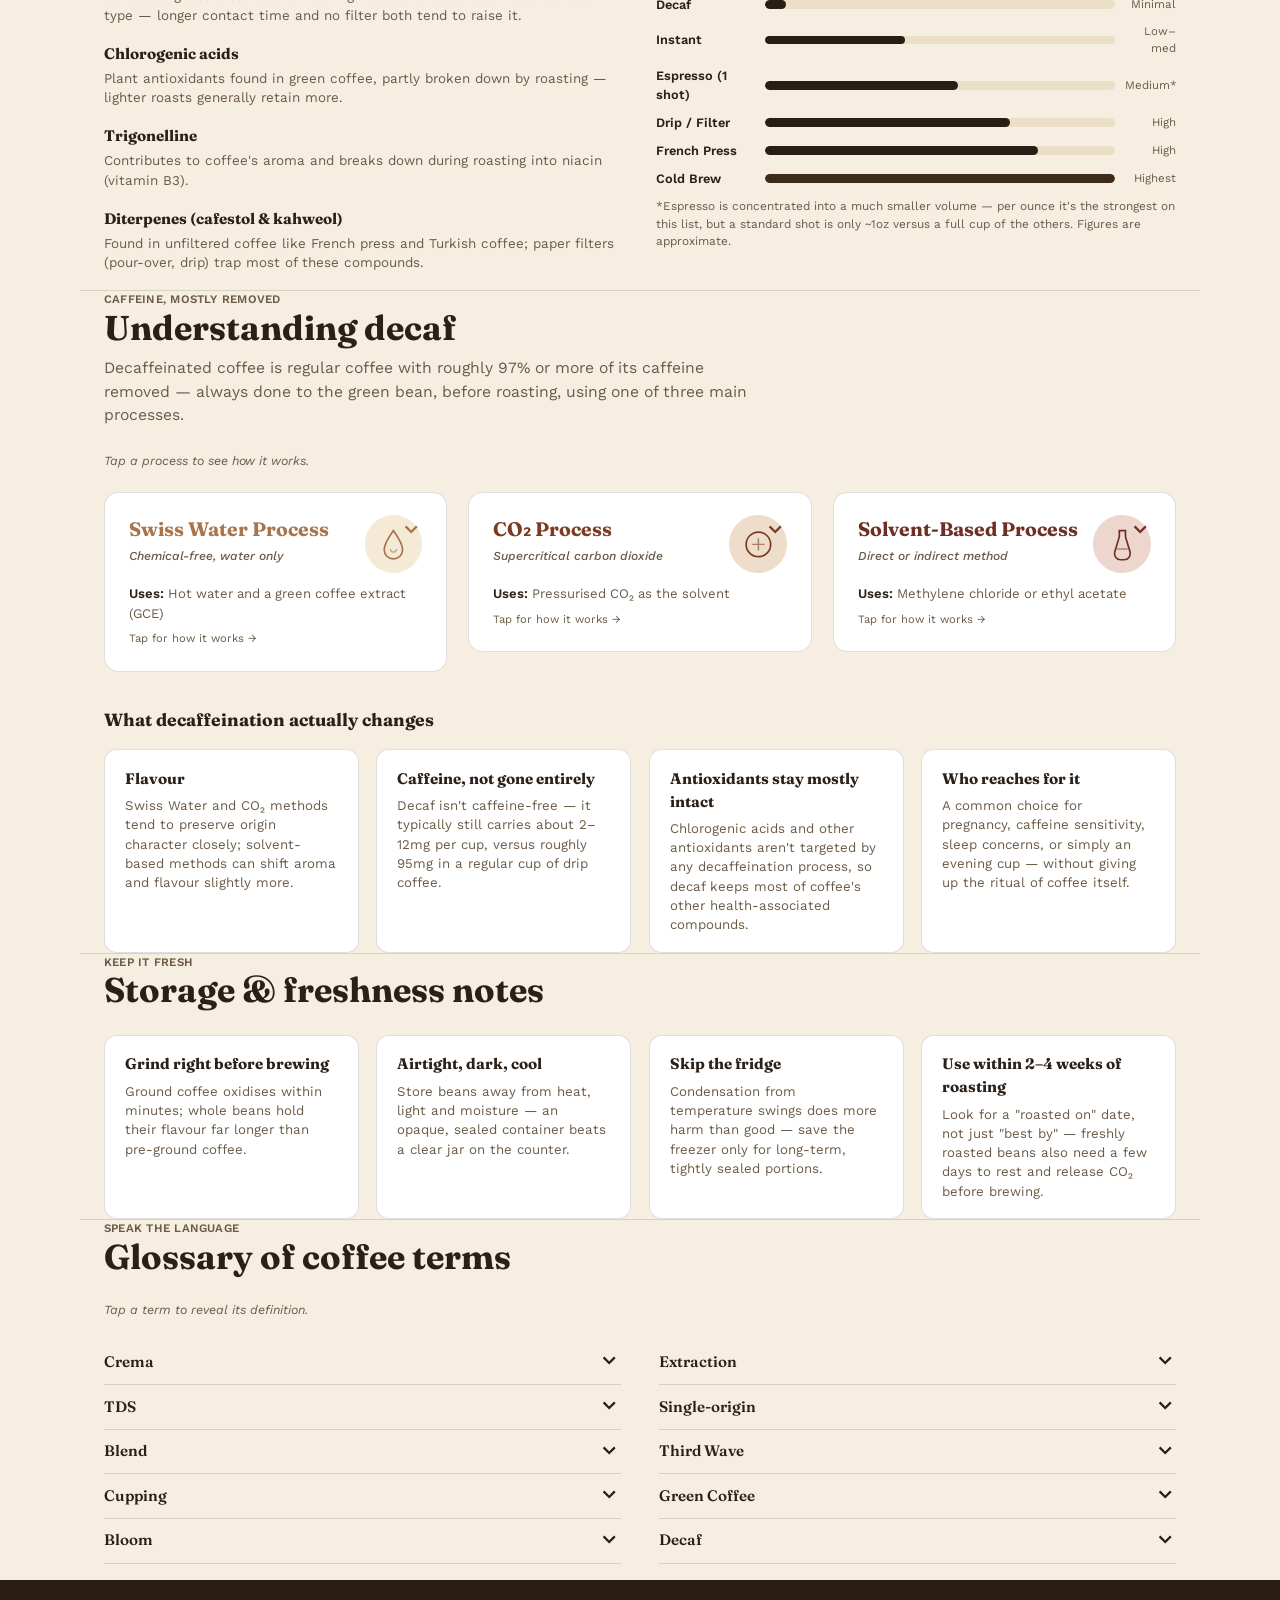
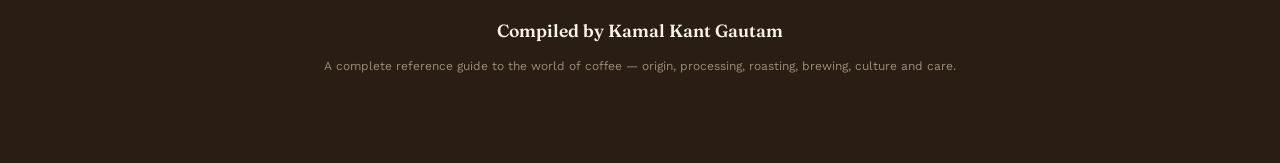
<file: guides/coffee.html>
<!DOCTYPE html>
<html lang="en">
<head>
<meta charset="UTF-8">
<meta name="viewport" content="width=device-width, initial-scale=1.0">
<title>The Complete World of Coffee</title>
<link rel="preconnect" href="https://fonts.googleapis.com">
<link href="https://fonts.googleapis.com/css2?family=Fraunces:opsz,wght@9..144,400;9..144,500;9..144,600;9..144,700&family=Work+Sans:wght@400;500;600;700&display=swap" rel="stylesheet">
<style>
  :root{
    --paper:#F6EEE1;
    --paper-deep:#ECDFC8;
    --ink:#2B2018;
    --ink-soft:#6B5A46;
    --espresso:#2A1D14;
    --espresso-light:#3C2B1D;
    --line: rgba(43,32,24,0.14);
    --line-strong: rgba(43,32,24,0.3);
    --gold:#C9A365;

    --light-r:#A9744B;   --light-r-bg:#F3E7D2;
    --medium-r:#7A4B28;  --medium-r-bg:#EEDFC7;
    --dark-r:#3E2A18;    --dark-r-bg:#E4D6C6;

    --arabica:#6E7F4A;   --arabica-bg:#E4E8D6;
    --robusta:#8C4B2E;   --robusta-bg:#F0DFCE;
    --liberica:#54633C;  --liberica-bg:#E6E8D2;
    --excelsa:#7A3B2E;   --excelsa-bg:#EEDBCE;

    --espm:#4A2E1C;      --espm-bg:#E9DCC8;
    --frenchpress:#6B4226; --frenchpress-bg:#EFE2CE;
    --pourover:#8C5A2E;  --pourover-bg:#F3E6CE;
    --chemex:#A9744B;    --chemex-bg:#F5EAD6;
    --aeropress:#B06B35; --aeropress-bg:#F3E3CB;
    --mokapot:#7A3B22;   --mokapot-bg:#EEDDCB;
    --coldbrew:#3E2A1E;  --coldbrew-bg:#E5D8C8;
    --siphon:#9C6B3E;    --siphon-bg:#F2E5CE;
    --turkish:#6E2E24;   --turkish-bg:#EDD6CD;
    --dripm:#5C4530;     --dripm-bg:#EAE0CC;
    --instant:#8A7A63;   --instant-bg:#EFE9DC;

    --americas:#7A4B28;  --americas-bg:#EEDFC7;
    --africa:#8C5A2E;    --africa-bg:#F3E6CE;
    --asiapac:#54633C;   --asiapac-bg:#E6E8D2;
  }

  *{box-sizing:border-box;}
  html{scroll-behavior:smooth;}
  body{ margin:0; font-family:'Work Sans', sans-serif; color:var(--ink); background:var(--paper); line-height:1.5; -webkit-font-smoothing:antialiased; }
  img,svg{display:block;max-width:100%;}
  a{color:inherit;}
  .wrap{max-width:1120px;margin:0 auto;padding:0 1.5rem;}
  h1,h2,h3,h4{font-family:'Fraunces', serif;color:var(--ink);margin:0;}
  .eyebrow{font-size:0.72rem;font-weight:600;color:var(--ink-soft);letter-spacing:0.02em;}
  section{padding:3.4rem 0;}
  section + section{border-top:1px solid var(--line);}
  .section-head{max-width:660px;margin-bottom:1.6rem;}
  .section-head h2{font-size:clamp(1.6rem,3vw,2.15rem);font-weight:700;line-height:1.1;margin-bottom:0.6rem;}
  .section-head p{color:var(--ink-soft);font-size:0.98rem;margin:0;}
  .hint{font-size:0.78rem;color:var(--ink-soft);font-style:italic;margin:0 0 1.3rem;}

  /* ---------- Nav ---------- */
  nav{ position:sticky; top:0; z-index:50; background:var(--espresso); color:#F2E7D6; }
  .nav-inner{ max-width:1120px; margin:0 auto; padding:0 1.5rem; display:flex; align-items:center; gap:1.6rem; height:3.2rem; }
  .brand{font-family:'Fraunces',serif; font-weight:600; font-size:1.02rem; white-space:nowrap;}
  .nav-links{ display:flex; gap:1.2rem; overflow-x:auto; -webkit-overflow-scrolling:touch; scrollbar-width:none; flex:1; }
  .nav-links::-webkit-scrollbar{display:none;}
  .nav-links a{ font-size:0.8rem; font-weight:500; white-space:nowrap; text-decoration:none; color:#D9C9B2; padding:0.3rem 0; border-bottom:2px solid transparent; }
  .nav-links a:hover{color:#fff; border-color:var(--gold);}

  /* ---------- Hero ---------- */
  .hero{ background:var(--espresso); color:#F2E7D6; padding:3.2rem 0 3.6rem; overflow:hidden; }
  .hero-inner{ display:flex; align-items:center; gap:2.6rem; flex-wrap:wrap; }
  .hero-text{flex:1 1 340px; min-width:280px;}
  .hero-text .eyebrow{color:var(--gold);}
  .hero-text h1{ font-size:clamp(2.1rem, 5vw, 3.3rem); font-weight:700; line-height:1.02; margin:0.5rem 0 1rem; color:#FBF3E7; }
  .hero-text p.lede{font-size:1.02rem; color:#D9C9B2; max-width:34rem; margin:0 0 1.4rem;}
  .byline{ display:inline-flex; align-items:center; gap:0.6rem; font-size:0.86rem; color:var(--gold); border-top:1px solid rgba(255,255,255,0.18); padding-top:0.9rem; margin-top:0.4rem; }
  .byline b{color:#FBF3E7; font-weight:600;}
  .hero-art{flex:1 1 300px; min-width:260px; max-width:420px;}
  .steam-wisp{ transform-box:fill-box; transform-origin:bottom center; animation:rise 3.6s ease-in-out infinite; }
  .steam-wisp.d2{animation-delay:0.6s;}
  .steam-wisp.d3{animation-delay:1.2s;}
  @keyframes rise{ 0%{ transform:translateY(2px) scaleY(0.9); opacity:0.35; } 45%{ opacity:0.85; } 100%{ transform:translateY(-14px) scaleY(1.15); opacity:0; } }
  @media (prefers-reduced-motion: reduce){ .steam-wisp{animation:none; opacity:0.6;} }

  /* ---------- What is coffee ---------- */
  .split{display:grid; grid-template-columns:1.1fr 0.9fr; gap:2.4rem; align-items:center;}
  @media (max-width:760px){ .split{grid-template-columns:1fr;} }
  .fact-cards{display:grid; grid-template-columns:1fr 1fr; gap:0.9rem; margin-top:1.2rem;}
  .fact-card{ background:var(--paper-deep); border-radius:0.6rem; padding:0.9rem 1.05rem; font-size:0.85rem; }
  .fact-card b{display:block; font-family:'Fraunces',serif; font-size:1rem; margin-bottom:0.2rem;}

  /* ---------- Anatomy ---------- */
  .anatomy-wrap{ display:grid; grid-template-columns:1.05fr 0.95fr; gap:2.4rem; align-items:center; }
  @media (max-width:820px){ .anatomy-wrap{grid-template-columns:1fr;} }
  .anatomy-legend{list-style:none; margin:0; padding:0;}
  .anatomy-legend li{ display:flex; gap:0.7rem; padding:0.6rem 0; border-bottom:1px solid var(--line); }
  .anatomy-legend .num{ flex-shrink:0; width:1.6rem; height:1.6rem; border-radius:50%; background:var(--espresso); color:#F2E7D6; font-size:0.72rem; font-weight:700; display:flex; align-items:center; justify-content:center; }
  .anatomy-legend b{display:block; font-family:'Fraunces',serif; font-size:0.95rem;}
  .anatomy-legend span{font-size:0.82rem; color:var(--ink-soft); line-height:1.4;}
  .peaberry-note{ background:var(--paper-deep); border-radius:0.7rem; padding:0.9rem 1.1rem; font-size:0.83rem; margin-top:1rem; }
  .peaberry-note b{font-family:'Fraunces',serif;}

  /* ---------- Process strip ---------- */
  .process{display:grid; grid-template-columns:repeat(7,1fr); gap:0.7rem;}
  @media (max-width:900px){ .process{grid-template-columns:repeat(4,1fr);} }
  @media (max-width:560px){ .process{grid-template-columns:repeat(2,1fr);} }
  .p-step{text-align:center;}
  .p-icon{ width:4.4rem; height:4.4rem; border-radius:50%; margin:0 auto 0.6rem; background:var(--paper-deep); display:flex; align-items:center; justify-content:center; border:1px solid var(--line); }
  .p-icon svg{width:2.3rem; height:2.3rem;}
  .p-step h4{font-size:0.82rem; font-weight:700; margin-bottom:0.2rem;}
  .p-step p{font-size:0.72rem; color:var(--ink-soft); margin:0; line-height:1.32;}

  /* ---------- Filter bar ---------- */
  .filter-bar{ display:flex; flex-wrap:wrap; gap:0.55rem; margin-bottom:1.4rem; }
  .filter-btn{ font-family:'Work Sans',sans-serif; font-size:0.8rem; font-weight:600; padding:0.42rem 0.95rem; border-radius:999px; border:1px solid var(--line-strong); background:#fff; color:var(--ink-soft); cursor:pointer; transition:background 0.15s, color 0.15s, border-color 0.15s; }
  .filter-btn:hover{border-color:var(--espresso);}
  .filter-btn.active{ background:var(--espresso); color:#F2E7D6; border-color:var(--espresso); }

  /* ---------- Accordion cards (shared) ---------- */
  .tea-grid{display:grid; grid-template-columns:repeat(auto-fit, minmax(300px,1fr)); gap:1.3rem; align-items:start;}
  details.tcard{ background:#fff; border-radius:0.9rem; padding:1.4rem 1.5rem; border:1px solid var(--line); transition:box-shadow 0.2s ease, border-color 0.2s ease; }
  details.tcard[open]{ box-shadow:0 10px 26px rgba(43,32,24,0.1); border-color:var(--line-strong); }
  details.tcard summary{ cursor:pointer; list-style:none; position:relative; }
  details.tcard summary::-webkit-details-marker{display:none;}
  .tcard .top{display:flex; align-items:flex-start; justify-content:space-between; gap:0.6rem;}
  .tcard h3{font-size:1.22rem; font-weight:700;}
  .tcard .latin{display:block; font-style:italic; font-size:0.76rem; color:var(--ink-soft); margin-top:0.15rem; font-weight:500;}
  .tcard .icon-badge{width:3.6rem; height:3.6rem; border-radius:50%; flex-shrink:0; display:flex; align-items:center; justify-content:center;}
  .tcard .icon-badge svg{width:2.3rem; height:2.3rem;}
  .tcard .meta{font-size:0.82rem; font-weight:600; margin:0.7rem 0 0;}
  .tcard .meta span{font-weight:400; color:var(--ink-soft);}
  .tcard .label{font-size:0.68rem; font-weight:700; text-transform:uppercase; letter-spacing:0.04em; color:var(--ink-soft); margin:0.7rem 0 0.15rem;}
  .tcard .label:first-child{margin-top:0;}
  .tcard p.body{font-size:0.85rem; line-height:1.45; margin:0; color:var(--ink);}
  .tcard .brew{font-size:0.85rem; font-weight:600; margin:0;}
  .tcard ul{margin:0.25rem 0 0; padding-left:1.05rem; font-size:0.82rem; line-height:1.4;}
  .tcard ul li{margin-bottom:0.15rem;}
  .tcard .note{ margin-top:0.9rem; padding-top:0.7rem; border-top:1px dashed var(--line-strong); font-size:0.79rem; line-height:1.4; }
  .tcard .note b{font-weight:700;}
  .tap-hint{ font-size:0.7rem; color:var(--ink-soft); margin:0.5rem 0 0; }
  details.tcard[open] .tap-hint{display:none;}
  .body-wrap{ padding-top:0.9rem; }
  .chevron{ position:absolute; right:0; top:0.15rem; width:1.4rem; height:1.4rem; display:flex; align-items:center; justify-content:center; color:var(--c); transition:transform 0.25s ease; }
  details.tcard[open] .chevron{ transform:rotate(180deg); }

  .tcard.light-r{ --c:var(--light-r);} .tcard.light-r .icon-badge{background:var(--light-r-bg);}
  .tcard.medium-r{ --c:var(--medium-r);} .tcard.medium-r .icon-badge{background:var(--medium-r-bg);}
  .tcard.dark-r{ --c:var(--dark-r);} .tcard.dark-r .icon-badge{background:var(--dark-r-bg);}
  .tcard.arabica{ --c:var(--arabica);} .tcard.arabica .icon-badge{background:var(--arabica-bg);}
  .tcard.robusta{ --c:var(--robusta);} .tcard.robusta .icon-badge{background:var(--robusta-bg);}
  .tcard.liberica{ --c:var(--liberica);} .tcard.liberica .icon-badge{background:var(--liberica-bg);}
  .tcard.excelsa{ --c:var(--excelsa);} .tcard.excelsa .icon-badge{background:var(--excelsa-bg);}
  .tcard.espm{ --c:var(--espm);} .tcard.espm .icon-badge{background:var(--espm-bg);}
  .tcard.frenchpress{ --c:var(--frenchpress);} .tcard.frenchpress .icon-badge{background:var(--frenchpress-bg);}
  .tcard.pourover{ --c:var(--pourover);} .tcard.pourover .icon-badge{background:var(--pourover-bg);}
  .tcard.chemex{ --c:var(--chemex);} .tcard.chemex .icon-badge{background:var(--chemex-bg);}
  .tcard.aeropress{ --c:var(--aeropress);} .tcard.aeropress .icon-badge{background:var(--aeropress-bg);}
  .tcard.mokapot{ --c:var(--mokapot);} .tcard.mokapot .icon-badge{background:var(--mokapot-bg);}
  .tcard.coldbrew{ --c:var(--coldbrew);} .tcard.coldbrew .icon-badge{background:var(--coldbrew-bg);}
  .tcard.siphon{ --c:var(--siphon);} .tcard.siphon .icon-badge{background:var(--siphon-bg);}
  .tcard.turkish{ --c:var(--turkish);} .tcard.turkish .icon-badge{background:var(--turkish-bg);}
  .tcard.dripm{ --c:var(--dripm);} .tcard.dripm .icon-badge{background:var(--dripm-bg);}
  .tcard.instant{ --c:var(--instant);} .tcard.instant .icon-badge{background:var(--instant-bg);}
  .tcard h3, .tcard .label, .tcard .note, .tcard .icon-badge{color:var(--c);}

  /* ---------- Culture cards ---------- */
  .culture-grid{display:grid; grid-template-columns:repeat(auto-fit, minmax(260px,1fr)); gap:1.2rem;}
  .cculture{ background:var(--paper-deep); border-radius:0.9rem; padding:1.25rem 1.4rem; display:flex; gap:1rem; align-items:flex-start; }
  .cculture .icon-badge{width:3.2rem;height:3.2rem;border-radius:50%;background:#fff;display:flex;align-items:center;justify-content:center;flex-shrink:0;}
  .cculture .icon-badge svg{width:1.8rem;height:1.8rem;color:var(--espresso);}
  .cculture h4{font-size:1.02rem;font-weight:700;margin-bottom:0.25rem;}
  .cculture p{font-size:0.83rem;color:var(--ink-soft);margin:0;line-height:1.42;}

  /* ---------- Geography ---------- */
  .belt-wrap{ display:flex; flex-direction:column; align-items:center; margin-bottom:2rem; }
  .belt-wrap svg{ max-width:420px; }
  .region-grid{display:grid; grid-template-columns:repeat(auto-fit, minmax(260px,1fr)); gap:1.2rem;}
  .region-card{ border-radius:0.9rem; padding:1.2rem 1.4rem; background:#fff; border:1px solid var(--line); }
  .region-card h4{font-size:1.02rem; margin-bottom:0.3rem;}
  .region-card p{font-size:0.83rem; color:var(--ink-soft); margin:0; line-height:1.44;}
  .region-card .tag{ display:inline-block; font-size:0.68rem; font-weight:700; text-transform:uppercase; letter-spacing:0.03em; padding:0.2rem 0.55rem; border-radius:999px; margin-bottom:0.5rem; }
  .region-card.americas .tag{background:var(--americas-bg); color:var(--americas);}
  .region-card.africa .tag{background:var(--africa-bg); color:var(--africa);}
  .region-card.asiapac .tag{background:var(--asiapac-bg); color:var(--asiapac);}

  /* ---------- Health / bars ---------- */
  .health-grid{display:grid; grid-template-columns:1fr 1fr; gap:2rem;}
  @media (max-width:760px){ .health-grid{grid-template-columns:1fr;} }
  .compound{margin-bottom:1.1rem;}
  .compound h4{font-size:0.95rem;font-weight:700;margin-bottom:0.2rem;}
  .compound p{font-size:0.84rem;color:var(--ink-soft);margin:0;line-height:1.45;}
  .bar-row{display:grid; grid-template-columns:6.2rem 1fr 3.2rem; align-items:center; gap:0.6rem; margin-bottom:0.55rem;}
  .bar-row .name{font-size:0.8rem;font-weight:600;}
  .bar-track{background:var(--paper-deep); border-radius:999px; height:0.55rem; overflow:hidden;}
  .bar-fill{height:100%; border-radius:999px; background:var(--espresso); transform-origin:left; animation:grow 1.1s ease-out;}
  @keyframes grow{ from{ transform:scaleX(0); } to{ transform:scaleX(1); } }
  .bar-row .val{font-size:0.72rem; color:var(--ink-soft); text-align:right;}

  /* ---------- Table ---------- */
  .table-wrap{overflow-x:auto; border:1px solid var(--line); border-radius:0.8rem; margin-bottom:1.6rem;}
  table{border-collapse:collapse; width:100%; min-width:640px; font-size:0.84rem;}
  thead th{ text-align:left; background:var(--espresso); color:#F2E7D6; padding:0.7rem 0.9rem; font-weight:600; font-size:0.78rem; }
  tbody td{padding:0.65rem 0.9rem; border-bottom:1px solid var(--line);}
  tbody tr:last-child td{border-bottom:none;}
  tbody tr:nth-child(even){background:var(--paper-deep);}

  /* ---------- Storage ---------- */
  .tips-grid{display:grid; grid-template-columns:repeat(auto-fit, minmax(240px,1fr)); gap:1.1rem;}
  .tip{background:#fff; border:1px solid var(--line); border-radius:0.8rem; padding:1.1rem 1.25rem;}
  .tip h4{font-size:0.95rem; font-weight:700; margin-bottom:0.35rem;}
  .tip p{font-size:0.83rem; color:var(--ink-soft); margin:0; line-height:1.45;}

  /* ---------- Glossary ---------- */
  .glossary{display:grid; grid-template-columns:1fr 1fr; gap:0 2.4rem;}
  @media (max-width:640px){ .glossary{grid-template-columns:1fr;} }
  details.gterm{ border-bottom:1px solid var(--line); padding:0.65rem 0; }
  details.gterm summary{ cursor:pointer; list-style:none; font-family:'Fraunces',serif; font-weight:600; font-size:0.95rem; position:relative; padding-right:1.4rem; }
  details.gterm summary::-webkit-details-marker{display:none;}
  details.gterm summary .chevron{ color:var(--espresso); top:-0.1rem; }
  details.gterm[open] summary .chevron{transform:rotate(180deg);}
  details.gterm dd{ margin:0.35rem 0 0; font-size:0.82rem; color:var(--ink-soft); line-height:1.4; }

  /* ---------- Roast cycle decorative animation ---------- */
  .roast-cycle-wrap{ display:flex; align-items:center; gap:0.8rem; margin-bottom:1.4rem; }
  .roast-cycle-wrap svg{width:2.6rem; height:2.6rem;}
  .roast-cycle{ animation:roastColor 4s ease-in-out infinite alternate; }
  @keyframes roastColor{ 0%{ fill:#8A9A6B; } 33%{ fill:#B08655; } 66%{ fill:#7A4B28; } 100%{ fill:#3E2A18; } }
  .roast-cycle-wrap span{font-size:0.82rem; color:var(--ink-soft); font-style:italic;}

  /* ---------- Footer ---------- */
  footer{ background:var(--espresso); color:#D9C9B2; padding:2.4rem 0 5.5rem; text-align:center; font-size:0.83rem; }
  footer .author{color:#FBF3E7; font-family:'Fraunces',serif; font-size:1.1rem; font-weight:600;}
  footer .note{margin-top:0.8rem; color:#9C8D77; font-size:0.75rem;}

  /* ---------- Back to top ---------- */
  #topBtn{ position:fixed; right:1.3rem; bottom:1.3rem; z-index:60; width:3rem; height:3rem; border-radius:50%; border:none; background:var(--espresso); color:#F2E7D6; cursor:pointer; display:flex; align-items:center; justify-content:center; box-shadow:0 6px 18px rgba(0,0,0,0.28); opacity:0; transform:translateY(12px) scale(0.9); pointer-events:none; transition:opacity 0.25s ease, transform 0.25s ease; }
  #topBtn.show{ opacity:1; transform:translateY(0) scale(1); pointer-events:auto; }
  #topBtn svg{width:1.3rem; height:1.3rem;}
</style>
<link rel="icon" href="../assets/favicon.png"><link rel="stylesheet" href="../assets/fiq-common.css"></head>
<body>

<nav>
  <div class="nav-inner">
    <div class="brand"><a class="fiq-home" href="../index.html" aria-label="Flavour IQ home"><img src="../assets/logo.png" alt="Flavour IQ"></a>☕ The World of Coffee</div>
    <div class="nav-links">
      <a href="#what-is-coffee">What Is Coffee</a>
      <a href="#anatomy">Bean Anatomy</a>
      <a href="#processing">Processing</a>
      <a href="#roast">Roast Levels</a>
      <a href="#species">Bean Types</a>
      <a href="#brewing">Brewing Methods</a>
      <a href="#culture">World Culture</a>
      <a href="#geography">Geography</a>
      <a href="#health">Health</a>
      <a href="#decaf">Decaf</a>
      <a href="#storage">Storage</a>
      <a href="#glossary">Glossary</a>
    </div>
  </div>
</nav>

<header class="hero">
  <div class="wrap hero-inner">
    <div class="hero-text">
      <div class="eyebrow">A COMPLETE FIELD GUIDE</div>
      <h1>The Complete World of Coffee</h1>
      <p class="lede">From cherry to cup — where coffee comes from, how it's processed and roasted, every major brewing method explained, and what geography does to the flavour in your mug. Tap any card to explore, or filter to narrow things down.</p>
      <div class="byline">☕ Compiled by <b>Kamal Kant Gautam</b></div>
    </div>
    <div class="hero-art">
      <svg viewBox="0 0 380 300" xmlns="http://www.w3.org/2000/svg">
        <defs>
          <linearGradient id="liquidHeroC" x1="0" y1="0" x2="0" y2="1">
            <stop offset="0%" stop-color="#6B4226"/>
            <stop offset="100%" stop-color="#2E1D12"/>
          </linearGradient>
          <linearGradient id="cremaHeroC" x1="0" y1="0" x2="0" y2="1">
            <stop offset="0%" stop-color="#D8B382"/>
            <stop offset="100%" stop-color="#B98C56"/>
          </linearGradient>
        </defs>
        <g>
          <path d="M115 55 C112 45 122 40 118 30 C130 36 128 48 122 54 C130 58 132 70 122 74Z" fill="#8C4B2E" opacity="0.9"/>
          <path d="M108 58 C105 50 96 46 100 38" stroke="#5C3018" stroke-width="1.6" fill="none" opacity="0.6"/>
          <path d="M150 45 C147 35 157 30 153 20 C165 26 163 38 157 44 C165 48 167 60 157 64Z" fill="#7A3B22" opacity="0.9"/>
          <path d="M143 48 C140 40 131 36 135 28" stroke="#4A2410" stroke-width="1.6" fill="none" opacity="0.6"/>
        </g>
        <g transform="translate(30,120)">
          <ellipse cx="130" cy="178" rx="95" ry="10" fill="#2B2018" opacity="0.1"/>
          <path d="M96 96 C92 150 88 190 96 206 C104 226 156 226 164 206 C172 190 168 150 164 96 Z" fill="#FBF3E7" stroke="#2B2018" stroke-width="3.4"/>
          <path d="M164 128 C198 128 198 176 164 176" fill="none" stroke="#2B2018" stroke-width="8" stroke-linecap="round"/>
          <ellipse cx="130" cy="96" rx="34" ry="10" fill="url(#cremaHeroC)" stroke="#2B2018" stroke-width="3.4"/>
          <g stroke="#8C5A2E" stroke-width="1.6" fill="none" opacity="0.75">
            <path d="M130 89 C124 92 124 97 130 100 C136 97 136 92 130 89Z"/>
            <path d="M116 92 C112 95 113 99 118 99"/>
            <path d="M144 92 C148 95 147 99 142 99"/>
            <path d="M110 96 C107 98 108 101 111 101"/>
            <path d="M150 96 C153 98 152 101 149 101"/>
          </g>
          <path class="steam-wisp" d="M104 66 c6 14 -8 16 0 30" stroke="#8A7A63" stroke-width="3.2" fill="none" stroke-linecap="round" opacity="0.7"/>
          <path class="steam-wisp d2" d="M130 58 c6 14 -8 16 0 30" stroke="#8A7A63" stroke-width="3.2" fill="none" stroke-linecap="round" opacity="0.7"/>
          <path class="steam-wisp d3" d="M156 66 c6 14 -8 16 0 30" stroke="#8A7A63" stroke-width="3.2" fill="none" stroke-linecap="round" opacity="0.7"/>
        </g>
      </svg>
    </div>
  </div>
</header>

<main>

  <!-- WHAT IS COFFEE -->
  <section id="what-is-coffee" class="wrap">
    <div class="split">
      <div>
        <div class="eyebrow">THE BASICS</div>
        <h2>One fruit, four species, an entire world of flavour</h2>
        <p style="color:var(--ink-soft); font-size:0.95rem;">Coffee starts life as a cherry on an evergreen shrub of the genus <i>Coffea</i>. Inside each cherry sit two seeds — the "beans" — that are removed, dried, roasted and ground to make the drink. Only a handful of the roughly 130 known Coffea species are grown commercially, and just two, Arabica and Robusta, account for almost everything the world drinks.</p>
        <div class="fact-cards">
          <div class="fact-card"><b>Legend of Kaldi</b>A 9th-century Ethiopian goat herder said to have discovered coffee after his goats grew energetic from eating cherries</div>
          <div class="fact-card"><b>The Bean Belt</b>Commercial coffee grows only in the tropics, roughly between the Tropic of Cancer and Tropic of Capricorn</div>
          <div class="fact-card"><b>2 dominant species</b>Arabica (~60–70% of world production) and Robusta (~30–40%) make up almost the entire market</div>
          <div class="fact-card"><b>One of the world's</b> most widely traded agricultural commodities, grown across more than 70 countries</div>
        </div>
      </div>
      <svg viewBox="0 0 260 260" xmlns="http://www.w3.org/2000/svg">
        <circle cx="130" cy="130" r="120" fill="var(--americas-bg)"/>
        <path d="M130 40 C95 55 80 90 88 130 C60 140 55 175 80 195 C95 207 115 200 122 185" fill="none" stroke="var(--americas)" stroke-width="3"/>
        <ellipse cx="112" cy="150" rx="16" ry="18" fill="#8C4B2E"/>
        <ellipse cx="98" cy="172" rx="14" ry="16" fill="#9C3D34"/>
        <path d="M100 140 C96 150 96 160 100 168" stroke="#5C3018" stroke-width="1.6" fill="none" opacity="0.5"/>
        <path d="M130 60 C160 68 168 95 155 115 C175 122 182 150 165 168" fill="none" stroke="var(--asiapac)" stroke-width="3"/>
        <ellipse cx="160" cy="105" rx="15" ry="17" fill="#54633C"/>
      </svg>
    </div>
  </section>

  <!-- ANATOMY -->
  <section id="anatomy" class="wrap">
    <div class="section-head">
      <div class="eyebrow">INSIDE THE CHERRY</div>
      <h2>Anatomy of a coffee bean</h2>
      <p>What you grind and brew is actually the seed at the centre of a small stone fruit — every layer removed along the way has a name and a job.</p>
    </div>
    <div class="anatomy-wrap">
      <svg viewBox="0 0 340 320" xmlns="http://www.w3.org/2000/svg">
        <!-- stem + leaf, so this reads as a fruit, not a colour chart -->
        <path d="M140 24 C138 14 132 10 126 6" stroke="#5C6647" stroke-width="4" fill="none" stroke-linecap="round"/>
        <path d="M126 6 C118 4 112 8 110 14 C118 16 124 14 126 6Z" fill="#6E7F4A"/>
        <!-- concentric fruit layers -->
        <circle cx="140" cy="160" r="140" fill="#8B2E2E"/>
        <circle cx="140" cy="160" r="120" fill="#C0524A"/>
        <circle cx="140" cy="160" r="102" fill="#E8C79A"/>
        <circle cx="140" cy="160" r="90" fill="#D9C48F"/>
        <circle cx="140" cy="160" r="78" fill="#EFE6D3"/>
        <!-- the two beans, clearly bean-shaped with a centre crease and a soft highlight -->
        <path d="M140 88 C108 90 96 122 98 160 C100 196 114 226 140 230 C122 214 114 188 114 160 C114 130 122 102 140 88Z" fill="#8A9A6B"/>
        <path d="M140 88 C172 90 184 122 182 160 C180 196 166 226 140 230 C158 214 166 188 166 160 C166 130 158 102 140 88Z" fill="#8A9A6B"/>
        <path d="M140 96 C130 122 130 198 140 224" stroke="#5C6647" stroke-width="3" fill="none" stroke-linecap="round"/>
        <ellipse cx="122" cy="130" rx="6" ry="14" fill="#fff" opacity="0.18" transform="rotate(-12 122 130)"/>
        <ellipse cx="158" cy="130" rx="6" ry="14" fill="#fff" opacity="0.18" transform="rotate(12 158 130)"/>
        <!-- clean leader lines to a single tidy column of number badges -->
        <g stroke="#2B2018" stroke-width="1.1" stroke-dasharray="2 2" opacity="0.55">
          <line x1="219.8" y1="45" x2="300" y2="45"/>
          <line x1="229.4" y1="80" x2="300" y2="80"/>
          <line x1="231.5" y1="115" x2="300" y2="115"/>
          <line x1="229.4" y1="150" x2="300" y2="150"/>
          <line x1="213.9" y1="185" x2="300" y2="185"/>
          <line x1="189.8" y1="220" x2="300" y2="220"/>
        </g>
        <g font-family="Work Sans, sans-serif" font-size="13" font-weight="700">
          <circle cx="300" cy="45" r="12" fill="#2B2018"/><text x="300" y="49.5" text-anchor="middle" fill="#F2E7D6">1</text>
          <circle cx="300" cy="80" r="12" fill="#2B2018"/><text x="300" y="84.5" text-anchor="middle" fill="#F2E7D6">2</text>
          <circle cx="300" cy="115" r="12" fill="#2B2018"/><text x="300" y="119.5" text-anchor="middle" fill="#F2E7D6">3</text>
          <circle cx="300" cy="150" r="12" fill="#2B2018"/><text x="300" y="154.5" text-anchor="middle" fill="#F2E7D6">4</text>
          <circle cx="300" cy="185" r="12" fill="#2B2018"/><text x="300" y="189.5" text-anchor="middle" fill="#F2E7D6">5</text>
          <circle cx="300" cy="220" r="12" fill="#2B2018"/><text x="300" y="224.5" text-anchor="middle" fill="#F2E7D6">6</text>
        </g>
      </svg>
      <div>
        <div style="display:flex; gap:1.6rem; margin-bottom:1.1rem;">
          <div style="text-align:center;">
            <svg viewBox="0 0 40 60" width="40" style="margin:0 auto;"><path d="M20 6 C30 6 33 20 33 30 C33 42 28 54 20 54 C12 54 7 42 7 30 C7 20 10 6 20 6Z" fill="#8B2E2E"/><path d="M20 6 C19 2 16 0 13 -1" stroke="#5C6647" stroke-width="2.5" fill="none" transform="translate(0,4)"/><ellipse cx="15" cy="20" rx="3" ry="7" fill="#fff" opacity="0.2"/></svg>
            <div style="font-size:0.68rem;color:var(--ink-soft);margin-top:0.2rem;">Whole cherry</div>
          </div>
          <div style="text-align:center;">
            <svg viewBox="0 0 40 60" width="40" style="margin:0 auto;"><path d="M20 2 C32 2 36 16 36 30 C36 44 32 58 20 58 C8 58 4 44 4 30 C4 16 8 2 20 2 Z" fill="#8A9A6B"/><path d="M20 8 C14 18 14 42 20 52" stroke="#5C6647" stroke-width="2" fill="none" opacity="0.6"/><ellipse cx="14" cy="20" rx="3" ry="7" fill="#fff" opacity="0.2"/></svg>
            <div style="font-size:0.68rem;color:var(--ink-soft);margin-top:0.2rem;">Green bean</div>
          </div>
          <div style="text-align:center;">
            <svg viewBox="0 0 40 60" width="40" style="margin:0 auto;"><path d="M20 2 C32 2 36 16 36 30 C36 44 32 58 20 58 C8 58 4 44 4 30 C4 16 8 2 20 2 Z" fill="#5A3324"/><path d="M20 8 C14 18 14 42 20 52" stroke="#2B1710" stroke-width="2" fill="none" opacity="0.6"/><ellipse cx="14" cy="20" rx="3" ry="7" fill="#fff" opacity="0.12"/></svg>
            <div style="font-size:0.68rem;color:var(--ink-soft);margin-top:0.2rem;">Roasted bean</div>
          </div>
        </div>
        <ol class="anatomy-legend" style="list-style:none;">
          <li><span class="num">1</span><div><b>Outer Skin (Exocarp)</b><span>The cherry's thin outer peel — green when unripe, turning red or yellow as it matures.</span></div></li>
          <li><span class="num">2</span><div><b>Pulp (Mesocarp)</b><span>The sweet, fleshy fruit layer beneath the skin, removed early in processing.</span></div></li>
          <li><span class="num">3</span><div><b>Mucilage</b><span>A sticky, sugar-rich layer that clings to the parchment — key to fermentation and honey-processed coffees.</span></div></li>
          <li><span class="num">4</span><div><b>Parchment (Endocarp)</b><span>A papery protective hull, nicknamed "pergamino," removed by milling after drying.</span></div></li>
          <li><span class="num">5</span><div><b>Silver Skin (Spermoderm)</b><span>A thin membrane hugging the bean itself — the papery "chaff" that flakes off during roasting.</span></div></li>
          <li><span class="num">6</span><div><b>Bean (Endosperm)</b><span>The seed itself. Two flat-sided beans usually sit face to face inside one cherry.</span></div></li>
        </ol>
        <div class="peaberry-note"><b>Peaberry:</b> occasionally only one seed develops inside the cherry, growing round instead of flat-sided. Some roasters sort these out and sell them as a specialty grade.</div>
      </div>
    </div>
  </section>

  <!-- PROCESSING -->
  <section id="processing" class="wrap">
    <div class="section-head">
      <div class="eyebrow">FROM CHERRY TO GREEN BEAN</div>
      <h2>Harvesting, processing, sorting &amp; grading</h2>
      <p>Seven stages turn a ripe cherry into the roasted, ground coffee in your cup — including the processing choice that shapes flavour more than almost anything else.</p>
    </div>
    <div class="process">
      <div class="p-step">
        <div class="p-icon"><svg viewBox="0 0 48 48" fill="none" stroke="var(--africa)" stroke-width="2.6"><path d="M24 10 C16 14 14 24 20 30" stroke-linecap="round"/><circle cx="21" cy="30" r="4" fill="#9C3D34" stroke="none"/><path d="M30 34 L38 42" stroke-linecap="round"/></svg></div>
        <h4>1. Harvest</h4><p>Ripe red cherries hand-picked or strip-picked from the branch.</p>
      </div>
      <div class="p-step">
        <div class="p-icon"><svg viewBox="0 0 48 48" fill="none" stroke="var(--pourover)" stroke-width="2.6"><rect x="12" y="18" width="24" height="16" rx="3"/><path d="M14 24 c4 -3 6 3 10 0 s6 3 10 0" stroke-width="1.8"/><circle cx="19" cy="30" r="2" fill="var(--pourover)" stroke="none"/><circle cx="29" cy="30" r="2" fill="var(--pourover)" stroke="none"/></svg></div>
        <h4>2. Process</h4><p>Washed, natural, or honey method — separates fruit from seed.</p>
      </div>
      <div class="p-step">
        <div class="p-icon"><svg viewBox="0 0 48 48" fill="none" stroke="var(--light-r)" stroke-width="2.6"><circle cx="24" cy="14" r="5" fill="var(--light-r)" stroke="none"/><path d="M10 34 h28 M12 28 h24 M14 40 h20" stroke-linecap="round"/></svg></div>
        <h4>3. Dry</h4><p>Sun-dried on raised beds or patios to ~11% moisture.</p>
      </div>
      <div class="p-step">
        <div class="p-icon"><svg viewBox="0 0 48 48" fill="none" stroke="var(--mokapot)" stroke-width="2.6"><circle cx="24" cy="24" r="10"/><circle cx="24" cy="24" r="3" fill="var(--mokapot)" stroke="none"/><path d="M24 8 v4 M24 36 v4 M8 24 h4 M36 24 h4" stroke-linecap="round"/></svg></div>
        <h4>4. Mill / Hull</h4><p>Parchment and silver skin removed, revealing green coffee.</p>
      </div>
      <div class="p-step">
        <div class="p-icon"><svg viewBox="0 0 48 48" fill="none" stroke="var(--espresso)" stroke-width="2.6"><rect x="10" y="16" width="28" height="16" rx="2"/><path d="M10 22 h28 M10 27 h28" stroke-width="1.6"/><circle cx="17" cy="19" r="1.6" fill="var(--espresso)" stroke="none"/><circle cx="26" cy="30" r="2.2" fill="var(--espresso)" stroke="none"/></svg></div>
        <h4>5. Sort &amp; Grade</h4><p>By size, density and defects — then scored by cupping.</p>
      </div>
      <div class="p-step">
        <div class="p-icon"><svg viewBox="0 0 48 48" fill="none" stroke="var(--dark-r)" stroke-width="2.6"><rect x="12" y="14" width="24" height="18" rx="9"/><path d="M20 38 c2 -4 6 -4 8 0" stroke-linecap="round"/></svg></div>
        <h4>6. Roast</h4><p>Heat transforms green beans — light to dark, aroma and colour develop.</p>
      </div>
      <div class="p-step">
        <div class="p-icon"><svg viewBox="0 0 48 48" fill="none" stroke="var(--espresso)" stroke-width="2.6"><path d="M16 12 h16 l-4 12 h-8 Z"/><path d="M20 24 v6 M28 24 v6"/><path d="M14 34 h20 v6 h-20Z"/></svg></div>
        <h4>7. Grind &amp; Brew</h4><p>Grind size and method decided by how you're brewing.</p>
      </div>
    </div>
  </section>

  <!-- ROAST LEVELS -->
  <section id="roast" class="wrap">
    <div class="section-head">
      <div class="eyebrow">HEAT CHANGES EVERYTHING</div>
      <h2>Roast levels</h2>
      <p>The same green bean can become three very different coffees, purely from how long and how hot it's roasted.</p>
    </div>
    <div class="roast-cycle-wrap">
      <svg viewBox="0 0 40 60"><path class="roast-cycle" d="M20 2 C32 2 36 16 36 30 C36 44 32 58 20 58 C8 58 4 44 4 30 C4 16 8 2 20 2 Z"/></svg>
      <span>Same bean, different roast — colour deepens as sugars caramelise and oils migrate outward.</span>
    </div>
    <div class="tea-grid">

      <details class="tcard light-r">
        <summary>
          <div class="top"><div><h3>Light Roast</h3><span class="latin">~180–205°C internal temp</span></div>
            <div class="icon-badge"><svg viewBox="0 0 40 60" fill="currentColor" opacity="0.85"><path d="M20 2 C32 2 36 16 36 30 C36 44 32 58 20 58 C8 58 4 44 4 30 C4 16 8 2 20 2 Z"/><path d="M20 8 C14 18 14 42 20 52" stroke="#3E2A18" stroke-width="2" fill="none" opacity="0.5"/></svg></div>
          </div>
          <p class="meta">Color: <span>Light brown, dry surface, no oil sheen</span></p>
          <p class="tap-hint">Tap for details →</p>
          <span class="chevron"><svg viewBox="0 0 24 24" fill="none" stroke="currentColor" stroke-width="2.4"><path d="M6 9l6 6 6-6"/></svg></span>
        </summary>
        <div class="body-wrap">
          <p class="label">Flavour</p><p class="body">Bright, fruity, floral, tea-like — origin character comes through strongly, with higher perceived acidity.</p>
          <p class="label">Common names</p><p class="body">Cinnamon roast, City roast</p>
          <p class="label">Best for</p><p class="body">Pour-over, Chemex, AeroPress — methods that highlight clarity and nuance</p>
          <div class="note"><b>Know this:</b> favoured by the "third wave" specialty scene, especially in Nordic-style filter coffee.</div>
        </div>
      </details>

      <details class="tcard medium-r">
        <summary>
          <div class="top"><div><h3>Medium Roast</h3><span class="latin">~210–220°C internal temp</span></div>
            <div class="icon-badge"><svg viewBox="0 0 40 60" fill="currentColor" opacity="0.9"><path d="M20 2 C32 2 36 16 36 30 C36 44 32 58 20 58 C8 58 4 44 4 30 C4 16 8 2 20 2 Z"/><path d="M20 8 C14 18 14 42 20 52" stroke="#2B1C12" stroke-width="2" fill="none" opacity="0.5"/></svg></div>
          </div>
          <p class="meta">Color: <span>Medium brown, occasional light sheen</span></p>
          <p class="tap-hint">Tap for details →</p>
          <span class="chevron"><svg viewBox="0 0 24 24" fill="none" stroke="currentColor" stroke-width="2.4"><path d="M6 9l6 6 6-6"/></svg></span>
        </summary>
        <div class="body-wrap">
          <p class="label">Flavour</p><p class="body">Balanced acidity and body, notes of caramel and nuts — the classic "all-purpose" roast.</p>
          <p class="label">Common names</p><p class="body">City roast, Breakfast blend, American roast</p>
          <p class="label">Best for</p><p class="body">Drip machines, French press, everyday home brewing</p>
          <div class="note"><b>Know this:</b> the most common roast level sold in supermarkets worldwide.</div>
        </div>
      </details>

      <details class="tcard dark-r">
        <summary>
          <div class="top"><div><h3>Dark Roast</h3><span class="latin">~225–240°C+ internal temp</span></div>
            <div class="icon-badge"><svg viewBox="0 0 40 60" fill="currentColor" opacity="0.95"><path d="M20 2 C32 2 36 16 36 30 C36 44 32 58 20 58 C8 58 4 44 4 30 C4 16 8 2 20 2 Z"/><ellipse cx="16" cy="20" rx="4" ry="2.4" fill="#8A7A63" opacity="0.5"/><path d="M20 8 C14 18 14 42 20 52" stroke="#000" stroke-width="2" fill="none" opacity="0.4"/></svg></div>
          </div>
          <p class="meta">Color: <span>Dark brown to near-black, visible oil sheen</span></p>
          <p class="tap-hint">Tap for details →</p>
          <span class="chevron"><svg viewBox="0 0 24 24" fill="none" stroke="currentColor" stroke-width="2.4"><path d="M6 9l6 6 6-6"/></svg></span>
        </summary>
        <div class="body-wrap">
          <p class="label">Flavour</p><p class="body">Bold, smoky, bittersweet, heavy body — much of the origin's own character is masked by the roast itself.</p>
          <p class="label">Common names</p><p class="body">Full City, French roast, Italian/Espresso roast</p>
          <p class="label">Best for</p><p class="body">Espresso, Moka pot, Turkish coffee</p>
          <div class="note"><b>Know this:</b> darker roasts actually have slightly less caffeine by volume than lighter roasts of the same weight, since beans lose mass and expand as they roast.</div>
        </div>
      </details>

    </div>
  </section>

  <!-- BEAN SPECIES -->
  <section id="species" class="wrap">
    <div class="section-head">
      <div class="eyebrow">NOT ALL COFFEE IS THE SAME PLANT</div>
      <h2>The four commercial coffee species</h2>
      <p>Almost everything you drink comes from just two of these — the other two are niche, but worth knowing.</p>
    </div>
    <div class="tea-grid">

      <details class="tcard arabica">
        <summary>
          <div class="top"><div><h3>Arabica</h3><span class="latin">Coffea arabica</span></div>
            <div class="icon-badge"><svg viewBox="0 0 40 60" fill="currentColor" opacity="0.85"><path d="M20 2 C30 2 34 14 34 26 C34 40 30 54 20 54 C10 54 6 40 6 26 C6 14 10 2 20 2 Z"/><path d="M20 8 C15 18 15 40 20 50" stroke="#2E3A1F" stroke-width="2" fill="none" opacity="0.5"/></svg></div>
          </div>
          <p class="meta">Origin: <span>Ethiopian highlands</span></p>
          <p class="tap-hint">Tap for details →</p>
          <span class="chevron"><svg viewBox="0 0 24 24" fill="none" stroke="currentColor" stroke-width="2.4"><path d="M6 9l6 6 6-6"/></svg></span>
        </summary>
        <div class="body-wrap">
          <p class="label">Growing conditions</p><p class="body">High altitude (600–2000m), cooler temperatures — more delicate, more susceptible to pests, frost and disease.</p>
          <p class="label">Caffeine &amp; flavour</p><p class="body">Lower caffeine (~1.2–1.5%); smoother, more complex, aromatic, higher acidity</p>
          <p class="label">Share of world production</p><p class="body">~60–70%</p>
          <div class="note"><b>Know this:</b> major producers include Brazil, Colombia, Ethiopia and much of Central America.</div>
        </div>
      </details>

      <details class="tcard robusta">
        <summary>
          <div class="top"><div><h3>Robusta</h3><span class="latin">Coffea canephora</span></div>
            <div class="icon-badge"><svg viewBox="0 0 40 60" fill="currentColor" opacity="0.85"><path d="M20 4 C29 4 32 15 32 26 C32 38 29 50 20 50 C11 50 8 38 8 26 C8 15 11 4 20 4 Z"/><path d="M20 9 C16 18 16 38 20 47" stroke="#3E2410" stroke-width="2" fill="none" opacity="0.5"/></svg></div>
          </div>
          <p class="meta">Origin: <span>Congo basin, Central/West Sub-Saharan Africa</span></p>
          <p class="tap-hint">Tap for details →</p>
          <span class="chevron"><svg viewBox="0 0 24 24" fill="none" stroke="currentColor" stroke-width="2.4"><path d="M6 9l6 6 6-6"/></svg></span>
        </summary>
        <div class="body-wrap">
          <p class="label">Growing conditions</p><p class="body">Lower altitude (200–800m), hotter climates — hardier, more disease-resistant, higher yields.</p>
          <p class="label">Caffeine &amp; flavour</p><p class="body">Higher caffeine (~2.2–2.7%); bolder, more bitter, earthy/woody, produces thicker crema</p>
          <p class="label">Share of world production</p><p class="body">~30–40%</p>
          <div class="note"><b>Know this:</b> the backbone of espresso blends (for crema) and most instant coffee, thanks to cost and higher solubility. Major producers: Vietnam, Brazil, Uganda.</div>
        </div>
      </details>

      <details class="tcard liberica">
        <summary>
          <div class="top"><div><h3>Liberica</h3><span class="latin">Coffea liberica</span></div>
            <div class="icon-badge"><svg viewBox="0 0 40 60" fill="currentColor" opacity="0.85"><path d="M20 2 C34 4 36 18 34 30 C32 44 28 56 18 54 C8 52 6 38 8 26 C10 14 12 2 20 2 Z"/></svg></div>
          </div>
          <p class="meta">Origin: <span>West Africa (Liberia); grown in the Philippines &amp; Malaysia</span></p>
          <p class="tap-hint">Tap for details →</p>
          <span class="chevron"><svg viewBox="0 0 24 24" fill="none" stroke="currentColor" stroke-width="2.4"><path d="M6 9l6 6 6-6"/></svg></span>
        </summary>
        <div class="body-wrap">
          <p class="label">Growing conditions</p><p class="body">Tolerates heat and humidity better than Arabica; large, irregularly shaped beans.</p>
          <p class="label">Caffeine &amp; flavour</p><p class="body">Distinct floral, fruity, sometimes smoky or woody aroma unlike either Arabica or Robusta.</p>
          <p class="label">Share of world production</p><p class="body">Under 2%</p>
          <div class="note"><b>Know this:</b> known locally as "Barako" in the Philippines, where it has a small but devoted following.</div>
        </div>
      </details>

      <details class="tcard excelsa">
        <summary>
          <div class="top"><div><h3>Excelsa</h3><span class="latin">Coffea excelsa (a Liberica variant)</span></div>
            <div class="icon-badge"><svg viewBox="0 0 40 60" fill="currentColor" opacity="0.85"><path d="M20 2 C31 2 34 15 34 27 C34 40 31 53 20 53 C9 53 6 40 6 27 C6 15 9 2 20 2 Z"/><path d="M20 27 h0" /></svg></div>
          </div>
          <p class="meta">Origin: <span>Southeast Asia</span></p>
          <p class="tap-hint">Tap for details →</p>
          <span class="chevron"><svg viewBox="0 0 24 24" fill="none" stroke="currentColor" stroke-width="2.4"><path d="M6 9l6 6 6-6"/></svg></span>
        </summary>
        <div class="body-wrap">
          <p class="label">Growing conditions</p><p class="body">Hardy, drought-tolerant tree; now classified by many botanists as a variety of Liberica rather than its own species.</p>
          <p class="label">Caffeine &amp; flavour</p><p class="body">Tart and fruity with a complex profile that blends light-roast brightness with dark-roast depth.</p>
          <p class="label">Share of world production</p><p class="body">Very small — mostly used to add complexity to blends</p>
          <div class="note"><b>Know this:</b> grown commercially in Vietnam, the Philippines and parts of India.</div>
        </div>
      </details>

    </div>
  </section>

  <!-- BREWING METHODS -->
  <section id="brewing" class="wrap">
    <div class="section-head">
      <div class="eyebrow">TYPES OF PREPARATION</div>
      <h2>Brewing methods, from espresso to instant</h2>
      <p>Same beans, wildly different cups — grind size, water temperature, pressure and time are the four levers every method plays with differently.</p>
    </div>
    <p class="hint">Tap a card to open it. Filter by how it's brewed.</p>
    <div class="filter-bar" data-target="brewGrid">
      <button class="filter-btn active" data-filter="all">All 11</button>
      <button class="filter-btn" data-filter="manual">Manual / Pour</button>
      <button class="filter-btn" data-filter="pressure">Pressure-based</button>
      <button class="filter-btn" data-filter="immersion">Immersion</button>
      <button class="filter-btn" data-filter="nobrew">No brewing needed</button>
    </div>
    <div class="tea-grid" id="brewGrid">

      <details class="tcard espm" data-filter-tags="pressure">
        <summary>
          <div class="top"><div><h3>Espresso</h3><span class="latin">Italy, early 1900s</span></div>
            <div class="icon-badge"><svg viewBox="0 0 48 48" fill="none" stroke="currentColor" stroke-width="2.3"><rect x="5" y="19" width="10" height="5" rx="2"/><circle cx="20" cy="21" r="9"/><path d="M16 30 l-2 6 M24 30 l2 6" stroke-width="2.1"/><path d="M9 40 h22 v2 c0 5 -5 8 -11 8 s-11 -3 -11 -8Z" fill="currentColor" opacity="0.14"/><ellipse cx="20" cy="40" rx="11" ry="2.3" fill="currentColor" stroke="none" opacity="0.4"/></svg></div>
          </div>
          <p class="meta">Invented by: <span>Luigi Bezzera (1901), refined by Achille Gaggia (1940s)</span></p>
          <p class="tap-hint">Tap for method &amp; flavour →</p>
          <span class="chevron"><svg viewBox="0 0 24 24" fill="none" stroke="currentColor" stroke-width="2.4"><path d="M6 9l6 6 6-6"/></svg></span>
        </summary>
        <div class="body-wrap">
          <p class="label">Method</p><p class="brew">Fine grind · 18–20g in, 36–40g out (1:2) · 9 bar pressure · 90–96°C · 25–30 sec</p>
          <p class="label">Flavour</p><p class="body">Concentrated, syrupy, with a golden-brown crema layer on top.</p>
          <div class="note"><b>Fun fact:</b> crema — the foam on top — only forms under real pressure, which is what separates true espresso from strong drip coffee.</div>
        </div>
      </details>

      <details class="tcard frenchpress" data-filter-tags="immersion">
        <summary>
          <div class="top"><div><h3>French Press</h3><span class="latin">France / Italy, patented 1929</span></div>
            <div class="icon-badge"><svg viewBox="0 0 48 48" fill="none" stroke="currentColor" stroke-width="2.2"><rect x="14" y="14" width="20" height="24" rx="2"/><circle cx="24" cy="6" r="3.4"/><rect x="22" y="9" width="4" height="7"/><line x1="16" y1="24" x2="32" y2="24" stroke-width="1.6" stroke-dasharray="2 2"/><path d="M34 19 c7 -2 9 5 2 9" stroke-width="2.2"/><rect x="13" y="38" width="22" height="3" rx="1"/></svg></div>
          </div>
          <p class="meta">Also called: <span>Press pot, cafetière</span></p>
          <p class="tap-hint">Tap for method &amp; flavour →</p>
          <span class="chevron"><svg viewBox="0 0 24 24" fill="none" stroke="currentColor" stroke-width="2.4"><path d="M6 9l6 6 6-6"/></svg></span>
        </summary>
        <div class="body-wrap">
          <p class="label">Method</p><p class="brew">Coarse grind · 1:15 ratio · steep 4 min · plunge slowly · full immersion</p>
          <p class="label">Flavour</p><p class="body">Full-bodied and rich — the metal mesh lets natural oils through, unlike paper filters.</p>
          <div class="note"><b>Fun fact:</b> because it's unfiltered, French press coffee carries more of the oily compounds that paper filters usually trap.</div>
        </div>
      </details>

      <details class="tcard pourover" data-filter-tags="manual">
        <summary>
          <div class="top"><div><h3>Pour-Over (V60)</h3><span class="latin">Paper filter: Germany 1908 · Cone: Japan, 1980s</span></div>
            <div class="icon-badge"><svg viewBox="0 0 48 48" fill="none" stroke="currentColor" stroke-width="2.1"><path d="M14 14 L34 14 L25 31 L23 31 Z"/><path d="M17 17 L24 30 M31 17 L24 30" stroke-width="1.1" opacity="0.55"/><path d="M16 34 h16 v6 c0 4 -3.6 6 -8 6 s-8 -2 -8 -6Z"/><path d="M11 4 c2 4 -2 5 0 9" stroke-width="1.7" stroke-linecap="round" opacity="0.6"/><circle cx="12" cy="15" r="1" fill="currentColor" stroke="none" opacity="0.5"/></svg></div>
          </div>
          <p class="meta">Also called: <span>Hario V60, Kalita Wave</span></p>
          <p class="tap-hint">Tap for method &amp; flavour →</p>
          <span class="chevron"><svg viewBox="0 0 24 24" fill="none" stroke="currentColor" stroke-width="2.4"><path d="M6 9l6 6 6-6"/></svg></span>
        </summary>
        <div class="body-wrap">
          <p class="label">Method</p><p class="brew">Medium-fine grind · 1:16 ratio · 30 sec bloom, then slow spiral pours · 2.5–3.5 min total · 92–96°C</p>
          <p class="label">Flavour</p><p class="body">Clean, bright, highlights subtle origin notes.</p>
          <div class="note"><b>Fun fact:</b> Melitta Bentz, a German housewife, invented the paper coffee filter in 1908 using blotting paper from her son's schoolbook.</div>
        </div>
      </details>

      <details class="tcard chemex" data-filter-tags="manual">
        <summary>
          <div class="top"><div><h3>Chemex</h3><span class="latin">USA, invented 1941</span></div>
            <div class="icon-badge"><svg viewBox="0 0 48 48" fill="none" stroke="currentColor" stroke-width="2.1"><path d="M15 6 L33 6 L29 22 L38 30 C38 38 32 44 24 44 C16 44 10 38 10 30 L19 22 Z"/><path d="M18 20 L30 20 L28 26 L20 26 Z" fill="currentColor" opacity="0.18"/><path d="M20 21 L22 25 M23 20 L25 26 M26 20 L28 25" stroke-width="0.9" opacity="0.5"/></svg></div>
          </div>
          <p class="meta">Invented by: <span>Peter Schlumbohm, a German chemist</span></p>
          <p class="tap-hint">Tap for method &amp; flavour →</p>
          <span class="chevron"><svg viewBox="0 0 24 24" fill="none" stroke="currentColor" stroke-width="2.4"><path d="M6 9l6 6 6-6"/></svg></span>
        </summary>
        <div class="body-wrap">
          <p class="label">Method</p><p class="brew">Medium-coarse grind · 1:15–1:17 ratio · thick proprietary paper filter · 4–5 min total</p>
          <p class="label">Flavour</p><p class="body">Exceptionally clean and light-bodied — the thick filter removes almost all oils and sediment.</p>
          <div class="note"><b>Fun fact:</b> the Chemex's hourglass design is part of the Museum of Modern Art's permanent collection.</div>
        </div>
      </details>

      <details class="tcard aeropress" data-filter-tags="pressure immersion">
        <summary>
          <div class="top"><div><h3>AeroPress</h3><span class="latin">USA, invented 2005</span></div>
            <div class="icon-badge"><svg viewBox="0 0 48 48" fill="none" stroke="currentColor" stroke-width="2.2"><rect x="18" y="2" width="12" height="4" rx="1.5"/><rect x="22" y="6" width="4" height="12"/><rect x="16" y="18" width="16" height="18" rx="2"/><rect x="15" y="38" width="18" height="5" rx="1"/><circle cx="20" cy="40.5" r="0.8" fill="currentColor" stroke="none"/><circle cx="24" cy="40.5" r="0.8" fill="currentColor" stroke="none"/><circle cx="28" cy="40.5" r="0.8" fill="currentColor" stroke="none"/></svg></div>
          </div>
          <p class="meta">Invented by: <span>Alan Adler (also invented the Aerobie flying disc)</span></p>
          <p class="tap-hint">Tap for method &amp; flavour →</p>
          <span class="chevron"><svg viewBox="0 0 24 24" fill="none" stroke="currentColor" stroke-width="2.4"><path d="M6 9l6 6 6-6"/></svg></span>
        </summary>
        <div class="body-wrap">
          <p class="label">Method</p><p class="brew">Medium-fine grind · steep 1–2 min · press ~30 sec · 80–85°C · many recipe variations</p>
          <p class="label">Flavour</p><p class="body">Clean like a pour-over but with fuller body; extremely versatile.</p>
          <div class="note"><b>Fun fact:</b> it's popular enough to have its own annual World AeroPress Championship.</div>
        </div>
      </details>

      <details class="tcard mokapot" data-filter-tags="pressure">
        <summary>
          <div class="top"><div><h3>Moka Pot</h3><span class="latin">Italy, invented 1933</span></div>
            <div class="icon-badge"><svg viewBox="0 0 48 48" fill="none" stroke="currentColor" stroke-width="2.1"><path d="M14 44 L14 36 L18 30 L30 30 L34 36 L34 44 Z"/><rect x="20" y="28" width="8" height="3"/><path d="M18 28 L16 16 L20 12 L28 12 L32 16 L30 28 Z"/><path d="M32 18 L38 16 L34 22 Z"/><circle cx="24" cy="12" r="1.4" fill="currentColor" stroke="none"/><path d="M13 34 c-5 0 -5 8 0 8" stroke-width="2.2"/></svg></div>
          </div>
          <p class="meta">Invented by: <span>Luigi De Ponti, for Alfonso Bialetti</span></p>
          <p class="tap-hint">Tap for method &amp; flavour →</p>
          <span class="chevron"><svg viewBox="0 0 24 24" fill="none" stroke="currentColor" stroke-width="2.4"><path d="M6 9l6 6 6-6"/></svg></span>
        </summary>
        <div class="body-wrap">
          <p class="label">Method</p><p class="brew">Fine-medium grind · steam pressure pushes water up through the grounds into the top chamber</p>
          <p class="label">Flavour</p><p class="body">Strong and bold — semi-espresso character, though with less crema and pressure than a true machine.</p>
          <div class="note"><b>Fun fact:</b> its iconic octagonal aluminium shape hasn't changed since the 1930s and sits in nearly every Italian kitchen.</div>
        </div>
      </details>

      <details class="tcard coldbrew" data-filter-tags="immersion">
        <summary>
          <div class="top"><div><h3>Cold Brew</h3><span class="latin">Roots in Kyoto-style drip; popularised in the US, 2000s–2010s</span></div>
            <div class="icon-badge"><svg viewBox="0 0 48 48" fill="none" stroke="currentColor" stroke-width="2.1"><rect x="16" y="8" width="16" height="4" rx="1"/><rect x="14" y="12" width="20" height="28" rx="3"/><path d="M17 30 h14" stroke-width="1.3" opacity="0.45"/><rect x="19" y="17" width="4" height="4" opacity="0.4" fill="currentColor" stroke="none"/><rect x="26" y="22" width="4" height="4" opacity="0.4" fill="currentColor" stroke="none"/><rect x="9" y="32" width="6" height="4" rx="1"/><circle cx="9" cy="34" r="1.3" fill="currentColor" stroke="none"/></svg></div>
          </div>
          <p class="meta">Style: <span>Steeped cold, no heat at all</span></p>
          <p class="tap-hint">Tap for method &amp; flavour →</p>
          <span class="chevron"><svg viewBox="0 0 24 24" fill="none" stroke="currentColor" stroke-width="2.4"><path d="M6 9l6 6 6-6"/></svg></span>
        </summary>
        <div class="body-wrap">
          <p class="label">Method</p><p class="brew">Coarse grind · steeped in room-temp or cold water 12–24 hrs · filtered · served over ice or diluted</p>
          <p class="label">Flavour</p><p class="body">Smooth, naturally sweeter, low acidity, less bitter than hot-brewed coffee.</p>
          <div class="note"><b>Fun fact:</b> cold brew concentrate keeps well refrigerated for up to two weeks.</div>
        </div>
      </details>

      <details class="tcard siphon" data-filter-tags="manual pressure">
        <summary>
          <div class="top"><div><h3>Siphon / Vacuum Pot</h3><span class="latin">Germany/France, 1830s–40s; refined in Japan</span></div>
            <div class="icon-badge"><svg viewBox="0 0 48 48" fill="none" stroke="currentColor" stroke-width="2.1"><path d="M18 6 L30 6 L27 14 L21 14 Z"/><path d="M21 10 L27 10" stroke-width="1" stroke-dasharray="1.5 1.5" opacity="0.5"/><rect x="22" y="14" width="4" height="9"/><circle cx="24" cy="32" r="9"/><path d="M17 41 L14 46 M31 41 L34 46" stroke-width="2"/><path d="M24 44 c-2 -3 0 -4 0 -6 c0 2 2 3 0 6Z" fill="currentColor" stroke="none" opacity="0.5"/></svg></div>
          </div>
          <p class="meta">Also called: <span>Vacuum pot, syphon</span></p>
          <p class="tap-hint">Tap for method &amp; flavour →</p>
          <span class="chevron"><svg viewBox="0 0 24 24" fill="none" stroke="currentColor" stroke-width="2.4"><path d="M6 9l6 6 6-6"/></svg></span>
        </summary>
        <div class="body-wrap">
          <p class="label">Method</p><p class="brew">Vapor pressure pushes water up to meet the grounds; removing the heat pulls the brew back down through a filter</p>
          <p class="label">Flavour</p><p class="body">Clean, aromatic, tea-like clarity with a fuller body than pour-over.</p>
          <div class="note"><b>Fun fact:</b> as much theatre as brewing — often performed tableside in Japanese kissaten cafés.</div>
        </div>
      </details>

      <details class="tcard turkish" data-filter-tags="immersion">
        <summary>
          <div class="top"><div><h3>Turkish Coffee</h3><span class="latin">Ottoman Empire, 16th century</span></div>
            <div class="icon-badge"><svg viewBox="0 0 48 48" fill="none" stroke="currentColor" stroke-width="2.1"><path d="M19 36 L19 25 C19 17 22 15 21 10 L27 10 C26 15 29 17 29 25 L29 36 Z"/><path d="M20 10 L28 10 L30 6 L18 6 Z"/><path d="M21 22 h-9" stroke-width="2.6" stroke-linecap="round"/><path d="M16 40 h16" stroke-width="2"/></svg></div>
          </div>
          <p class="meta">Vessel: <span>Ibrik / cezve — small long-handled copper pot</span></p>
          <p class="tap-hint">Tap for method &amp; flavour →</p>
          <span class="chevron"><svg viewBox="0 0 24 24" fill="none" stroke="currentColor" stroke-width="2.4"><path d="M6 9l6 6 6-6"/></svg></span>
        </summary>
        <div class="body-wrap">
          <p class="label">Method</p><p class="brew">Extremely fine, powder-like grind · simmered slowly with water (often sugar) · brought to foam multiple times · served unfiltered</p>
          <p class="label">Flavour</p><p class="body">Intense and thick, often spiced with cardamom; grounds settle at the bottom of the cup.</p>
          <div class="note"><b>Fun fact:</b> recognised by UNESCO as an Intangible Cultural Heritage tradition in Turkey.</div>
        </div>
      </details>

      <details class="tcard dripm" data-filter-tags="manual">
        <summary>
          <div class="top"><div><h3>Drip Machine</h3><span class="latin">USA, popularised from the 1970s</span></div>
            <div class="icon-badge"><svg viewBox="0 0 48 48" fill="none" stroke="currentColor" stroke-width="2.1"><rect x="9" y="6" width="26" height="9" rx="2"/><circle cx="13.5" cy="10.5" r="1.1" fill="currentColor" stroke="none"/><rect x="15" y="15" width="14" height="6" rx="1"/><path d="M19 21 v3 M25 21 v3" stroke-width="1.3"/><path d="M13 27 h24 v11 c0 4 -4.6 6 -12 6 s-12 -2 -12 -6Z"/><path d="M37 29 c5 -1 6 5 1 7" stroke-width="2"/></svg></div>
          </div>
          <p class="meta">Also called: <span>Auto-drip, filter coffee maker</span></p>
          <p class="tap-hint">Tap for method &amp; flavour →</p>
          <span class="chevron"><svg viewBox="0 0 24 24" fill="none" stroke="currentColor" stroke-width="2.4"><path d="M6 9l6 6 6-6"/></svg></span>
        </summary>
        <div class="body-wrap">
          <p class="label">Method</p><p class="brew">Medium grind · 1:16–1:18 ratio · machine drips hot water evenly over grounds into a carafe</p>
          <p class="label">Flavour</p><p class="body">Consistent and mild — built for convenience over nuance.</p>
          <div class="note"><b>Fun fact:</b> the most common way coffee is brewed at home across the US and much of the Western world.</div>
        </div>
      </details>

      <details class="tcard instant" data-filter-tags="nobrew">
        <summary>
          <div class="top"><div><h3>Instant Coffee</h3><span class="latin">Pre-brewed, then dehydrated</span></div>
            <div class="icon-badge"><svg viewBox="0 0 48 48" fill="none" stroke="currentColor" stroke-width="2.1"><path d="M14 22 h16 v12 c0 5 -3.6 8 -8 8 s-8 -3 -8 -8Z"/><path d="M30 24 c6 -1 7 5 2 7" stroke-width="2"/><circle cx="19" cy="17" r="1" fill="currentColor" stroke="none"/><circle cx="23" cy="14" r="1" fill="currentColor" stroke="none"/><circle cx="27" cy="17" r="1" fill="currentColor" stroke="none"/><path d="M23 5 c2 3 -2 4 0 7" stroke-width="1.6" stroke-linecap="round" opacity="0.55"/><path d="M15 9 l4 10" stroke-width="1.6"/><ellipse cx="20" cy="8" rx="2" ry="1.3" transform="rotate(25 20 8)"/></svg></div>
          </div>
          <p class="meta">Made via: <span>Spray-drying or freeze-drying brewed coffee into powder or granules</span></p>
          <p class="tap-hint">Tap for details &amp; comparison →</p>
          <span class="chevron"><svg viewBox="0 0 24 24" fill="none" stroke="currentColor" stroke-width="2.4"><path d="M6 9l6 6 6-6"/></svg></span>
        </summary>
        <div class="body-wrap">
          <p class="label">Method</p><p class="brew">Just add hot water — no brewing equipment needed</p>
          <p class="label">Flavour</p><p class="body">Milder and flatter than fresh-brewed, but fast, consistent, and shelf-stable for years.</p>
          <div class="note"><b>Fun fact:</b> usually made from Robusta beans, chosen for cost efficiency and how readily they dissolve.</div>
        </div>
      </details>

    </div>

    <h3 style="font-size:1.1rem; margin:2.2rem 0 1rem;">Instant vs. fresh brewed, at a glance</h3>
    <div class="table-wrap">
      <table>
        <thead><tr><th>Feature</th><th>Instant Coffee</th><th>Fresh Brewed</th></tr></thead>
        <tbody>
          <tr><td>Processing</td><td>Brewed, then spray- or freeze-dried into powder</td><td>Ground beans brewed fresh, per cup</td></tr>
          <tr><td>Prep time</td><td>Seconds</td><td>2–10 minutes depending on method</td></tr>
          <tr><td>Taste</td><td>Milder, flatter, less aromatic</td><td>Full aroma and origin character</td></tr>
          <tr><td>Shelf life</td><td>1–2+ years, unopened</td><td>Best within 2–4 weeks of roast (whole bean)</td></tr>
          <tr><td>Typical bean</td><td>Usually Robusta</td><td>Arabica or Robusta, either</td></tr>
        </tbody>
      </table>
    </div>
  </section>

  <!-- CULTURE -->
  <section id="culture" class="wrap">
    <div class="section-head">
      <div class="eyebrow">RITUAL &amp; SERVICE</div>
      <h2>Coffee around the world</h2>
      <p>The same bean, shaped into six very different rituals — each with its own etiquette worth knowing.</p>
    </div>
    <div class="culture-grid">
      <div class="cculture">
        <div class="icon-badge"><svg viewBox="0 0 48 48" fill="none" stroke="currentColor" stroke-width="2.6"><path d="M14 22 h18 a4 4 0 0 1 4 4 c0 7 -4.5 12 -11 12 S10 33 10 26 a4 4 0 0 1 4 -4z"/><path d="M34 24 c5 -2 7 3 2 7"/><path d="M12 40 h22" stroke-width="1.8"/></svg></div>
        <div><h4>Italy — Espresso Bar</h4><p>Quick espresso taken standing "al banco" at the bar; cappuccino is traditionally an morning-only order, never after a meal.</p></div>
      </div>
      <div class="cculture">
        <div class="icon-badge"><svg viewBox="0 0 48 48" fill="none" stroke="currentColor" stroke-width="2.6"><path d="M18 20 C16 14 20 10 24 10 s8 4 6 10 c4 0 6 4 6 8 c0 8 -6 14 -12 14 s-12 -6 -12 -14 c0 -4 2 -8 6 -8Z"/><path d="M14 14 c-3 -1 -3 3 0 4" stroke-width="2"/></svg></div>
        <div><h4>Ethiopia — Coffee Ceremony</h4><p>Green beans roasted fresh in a pan before guests, ground by hand, and brewed in a clay jebena — served across three ceremonial rounds.</p></div>
      </div>
      <div class="cculture">
        <div class="icon-badge"><svg viewBox="0 0 48 48" fill="none" stroke="currentColor" stroke-width="2.6"><path d="M18 34 L18 24 c0 -5 3 -8 3 -12 h6 c0 4 3 7 3 12 v10 Z"/><path d="M30 26 h6 l-2 -3"/></svg></div>
        <div><h4>Turkey — Turkish Coffee</h4><p>Brewed in an ibrik, served with a glass of water and Turkish delight — the leftover grounds are traditionally read for fortune-telling.</p></div>
      </div>
      <div class="cculture">
        <div class="icon-badge"><svg viewBox="0 0 48 48" fill="none" stroke="currentColor" stroke-width="2.6"><rect x="16" y="14" width="16" height="8" rx="1"/><path d="M18 18 h12 M20 22 v14 h8 v-14"/><rect x="15" y="30" width="18" height="10" rx="2" opacity="0.5"/></svg></div>
        <div><h4>Vietnam — Cà Phê Sữa Đá</h4><p>Strong robusta drips slowly through a small metal phin filter over sweetened condensed milk, then poured over ice.</p></div>
      </div>
      <div class="cculture">
        <div class="icon-badge"><svg viewBox="0 0 48 48" fill="none" stroke="currentColor" stroke-width="2.6"><path d="M14 18 h14 l3 14 -3 4 h-14 l-3 -4Z"/><path d="M10 8 c4 4 -2 6 2 10" stroke-linecap="round"/></svg></div>
        <div><h4>Japan — Precision Brewing</h4><p>Pour-over and siphon methods refined to near-ritual precision, alongside a ubiquitous culture of canned and bottled coffee vending machines.</p></div>
      </div>
      <div class="cculture">
        <div class="icon-badge"><svg viewBox="0 0 48 48" fill="none" stroke="currentColor" stroke-width="2.6"><path d="M20 8 C14 12 12 20 16 26" stroke-linecap="round"/><ellipse cx="19" cy="30" rx="6" ry="7" fill="currentColor" stroke="none" opacity="0.7"/><ellipse cx="29" cy="24" rx="5" ry="6" fill="currentColor" stroke="none" opacity="0.7"/></svg></div>
        <div><h4>Brazil — Cafezinho</h4><p>The world's largest coffee producer for over 150 years; a small, sweet, strong "cafezinho" is a routine gesture of hospitality.</p></div>
      </div>
      <div class="cculture">
        <div class="icon-badge"><svg viewBox="0 0 48 48" fill="none" stroke="currentColor" stroke-width="2.2"><rect x="17" y="6" width="10" height="16" rx="1"/><path d="M27 18 c8 5 8 11 1 15" stroke-width="1.8"/><path d="M9 34 h26 c0 5 -5.5 8 -13 8 s-13 -3 -13 -8Z"/><path d="M13 2 c2 3 -1 4 0 7" stroke-width="1.5" opacity="0.5" stroke-linecap="round"/></svg></div>
        <div><h4>South India — Filter Coffee</h4><p>Introduced via Chikmagalur in the 1600s, when legend says the pilgrim Baba Budan smuggled seven coffee seeds out of Yemen. A metal filter drips a strong, dark-roast decoction — often blended with chicory — which is then mixed with hot milk and sugar, and poured back and forth between tumbler and davara from a height to cool and froth it. The result is strong, sweet, and slightly earthy, best known today as the daily ritual behind South India's "meter coffee."</p></div>
      </div>
    </div>
  </section>

  <!-- GEOGRAPHY -->
  <section id="geography" class="wrap">
    <div class="section-head">
      <div class="eyebrow">TERROIR MATTERS</div>
      <h2>Geographical impact on coffee</h2>
      <p>Altitude, latitude and soil shape flavour as much as processing does — the same idea winemakers call terroir.</p>
    </div>
    <div class="belt-wrap">
      <div style="text-align:center; margin-bottom:0.9rem;">
        <div class="eyebrow" style="color:var(--espresso);">THE BEAN BELT</div>
        <div style="font-family:'Fraunces',serif; font-size:1.35rem; font-weight:600;">~25°N to 30°S</div>
      </div>
      <svg viewBox="0 0 300 300" xmlns="http://www.w3.org/2000/svg">
        <defs>
          <radialGradient id="globeGrad" cx="35%" cy="30%" r="75%">
            <stop offset="0%" stop-color="#B08655"/>
            <stop offset="55%" stop-color="#7A4B28"/>
            <stop offset="100%" stop-color="#3E2A18"/>
          </radialGradient>
          <clipPath id="globeClip"><circle cx="150" cy="150" r="120"/></clipPath>
        </defs>
        <circle cx="150" cy="150" r="120" fill="url(#globeGrad)"/>
        <g clip-path="url(#globeClip)">
          <path d="M30 130 h240 v40 h-240 Z" fill="var(--gold)" opacity="0.4"/>
          <ellipse cx="150" cy="150" rx="120" ry="40" fill="none" stroke="#F2E7D6" stroke-width="1" opacity="0.22"/>
          <ellipse cx="150" cy="150" rx="120" ry="80" fill="none" stroke="#F2E7D6" stroke-width="1" opacity="0.22"/>
          <line x1="30" y1="150" x2="270" y2="150" stroke="#F2E7D6" stroke-width="1" opacity="0.3"/>
          <ellipse cx="150" cy="150" rx="40" ry="120" fill="none" stroke="#F2E7D6" stroke-width="1" opacity="0.22"/>
          <ellipse cx="150" cy="150" rx="80" ry="120" fill="none" stroke="#F2E7D6" stroke-width="1" opacity="0.22"/>
          <line x1="150" y1="30" x2="150" y2="270" stroke="#F2E7D6" stroke-width="1" opacity="0.3"/>
          <path d="M68 88 C56 108 52 128 62 146 C52 162 58 184 74 194 C86 200 97 189 93 174 C102 163 99 143 90 132 C99 116 92 98 68 88Z" fill="#2B2018" opacity="0.5"/>
          <path d="M142 100 C130 116 128 136 139 150 C130 166 136 186 151 196 C167 190 174 170 166 155 C177 140 171 114 156 104 C151 100 146 98 142 100Z" fill="#2B2018" opacity="0.5"/>
          <path d="M188 92 C210 86 236 98 241 114 C252 124 246 140 231 145 C241 156 232 172 214 169 C199 180 183 170 184 154 C173 143 177 122 188 92Z" fill="#2B2018" opacity="0.5"/>
          <ellipse cx="228" cy="202" rx="16" ry="10" fill="#2B2018" opacity="0.5"/>
        </g>
        <circle cx="150" cy="150" r="120" fill="none" stroke="#2B2018" stroke-width="2.4"/>
      </svg>
    </div>
    <div class="region-grid">
      <div class="region-card americas">
        <span class="tag">Americas</span>
        <h4>Brazil, Colombia, Central America</h4>
        <p>Moderate altitude, volcanic soils in parts — balanced, nutty, chocolatey cups with medium acidity. Brazil alone grows roughly a third of the world's coffee.</p>
      </div>
      <div class="region-card africa">
        <span class="tag">Africa &amp; Arabia</span>
        <h4>Ethiopia, Kenya, Yemen</h4>
        <p>Coffee's birthplace region — high altitude and heirloom varieties give bright, floral, fruity, wine-like acidity prized by specialty roasters.</p>
      </div>
      <div class="region-card asiapac">
        <span class="tag">Asia-Pacific</span>
        <h4>Indonesia, Vietnam, Papua New Guinea</h4>
        <p>Humid climates and wet-hulling processing common in the region produce earthy, full-bodied, low-acidity coffees with spicy, herbal notes.</p>
      </div>
    </div>
  </section>

  <!-- HEALTH -->
  <section id="health" class="wrap">
    <div class="section-head">
      <div class="eyebrow">WHAT'S ACTUALLY IN THE CUP</div>
      <h2>Coffee's key compounds</h2>
      <p>Most of coffee's effects trace back to a handful of naturally occurring compounds, in amounts that shift with roast level and brewing method.</p>
    </div>
    <div class="health-grid">
      <div>
        <div class="compound"><h4>Caffeine</h4><p>Coffee's signature stimulant. Brewing method affects it as much as bean type — longer contact time and no filter both tend to raise it.</p></div>
        <div class="compound"><h4>Chlorogenic acids</h4><p>Plant antioxidants found in green coffee, partly broken down by roasting — lighter roasts generally retain more.</p></div>
        <div class="compound"><h4>Trigonelline</h4><p>Contributes to coffee's aroma and breaks down during roasting into niacin (vitamin B3).</p></div>
        <div class="compound"><h4>Diterpenes (cafestol &amp; kahweol)</h4><p>Found in unfiltered coffee like French press and Turkish coffee; paper filters (pour-over, drip) trap most of these compounds.</p></div>
      </div>
      <div>
        <h4 style="font-size:0.9rem;margin-bottom:0.8rem;">Relative caffeine per standard serving (approximate)</h4>
        <div class="bar-row"><span class="name">Decaf</span><div class="bar-track"><div class="bar-fill" style="width:6%;"></div></div><span class="val">Minimal</span></div>
        <div class="bar-row"><span class="name">Instant</span><div class="bar-track"><div class="bar-fill" style="width:40%;"></div></div><span class="val">Low–med</span></div>
        <div class="bar-row"><span class="name">Espresso (1 shot)</span><div class="bar-track"><div class="bar-fill" style="width:55%;"></div></div><span class="val">Medium*</span></div>
        <div class="bar-row"><span class="name">Drip / Filter</span><div class="bar-track"><div class="bar-fill" style="width:70%;"></div></div><span class="val">High</span></div>
        <div class="bar-row"><span class="name">French Press</span><div class="bar-track"><div class="bar-fill" style="width:78%;"></div></div><span class="val">High</span></div>
        <div class="bar-row"><span class="name">Cold Brew</span><div class="bar-track"><div class="bar-fill" style="width:100%; background:var(--dark-r);"></div></div><span class="val">Highest</span></div>
        <p style="font-size:0.74rem; color:var(--ink-soft); margin-top:0.6rem;">*Espresso is concentrated into a much smaller volume — per ounce it's the strongest on this list, but a standard shot is only ~1oz versus a full cup of the others. Figures are approximate.</p>
      </div>
    </div>
  </section>

  <!-- DECAF -->
  <section id="decaf" class="wrap">
    <div class="section-head">
      <div class="eyebrow">CAFFEINE, MOSTLY REMOVED</div>
      <h2>Understanding decaf</h2>
      <p>Decaffeinated coffee is regular coffee with roughly 97% or more of its caffeine removed — always done to the green bean, before roasting, using one of three main processes.</p>
    </div>
    <p class="hint">Tap a process to see how it works.</p>
    <div class="tea-grid">

      <details class="tcard chemex" data-filter-tags="none">
        <summary>
          <div class="top"><div><h3>Swiss Water Process</h3><span class="latin">Chemical-free, water only</span></div>
            <div class="icon-badge"><svg viewBox="0 0 48 48" fill="none" stroke="currentColor" stroke-width="2.2"><path d="M24 6 C17 16 12 24 12 31 a12 12 0 0 0 24 0 c0 -7 -5 -15 -12 -25Z"/><path d="M20 30 a4 4 0 0 0 8 0" stroke-width="1.6" opacity="0.6"/></svg></div>
          </div>
          <p class="meta">Uses: <span>Hot water and a green coffee extract (GCE)</span></p>
          <p class="tap-hint">Tap for how it works →</p>
          <span class="chevron"><svg viewBox="0 0 24 24" fill="none" stroke="currentColor" stroke-width="2.4"><path d="M6 9l6 6 6-6"/></svg></span>
        </summary>
        <div class="body-wrap">
          <p class="label">How it works</p>
          <p class="body">Green beans soak in hot water, which pulls out both caffeine and flavour compounds. That water — now a flavour-saturated "green coffee extract" — passes through an activated carbon filter that traps only the caffeine molecules. A fresh batch of beans is then soaked in this already flavour-saturated water: since it's fully saturated with flavour but stripped of caffeine, only caffeine (via osmosis) moves out of the new beans, leaving the flavour compounds largely intact.</p>
          <div class="note"><b>Know this:</b> no chemical solvents are involved at any stage, which makes it a favourite for organic-certified decaf.</div>
        </div>
      </details>

      <details class="tcard mokapot" data-filter-tags="none">
        <summary>
          <div class="top"><div><h3>CO₂ Process</h3><span class="latin">Supercritical carbon dioxide</span></div>
            <div class="icon-badge"><svg viewBox="0 0 48 48" fill="none" stroke="currentColor" stroke-width="2.2"><circle cx="24" cy="24" r="16"/><path d="M24 16 v16 M16 24 h16" stroke-width="1.8" opacity="0.6"/></svg></div>
          </div>
          <p class="meta">Uses: <span>Pressurised CO₂ as the solvent</span></p>
          <p class="tap-hint">Tap for how it works →</p>
          <span class="chevron"><svg viewBox="0 0 24 24" fill="none" stroke="currentColor" stroke-width="2.4"><path d="M6 9l6 6 6-6"/></svg></span>
        </summary>
        <div class="body-wrap">
          <p class="label">How it works</p>
          <p class="body">Moistened green beans sit in a sealed chamber with CO₂ pressurised into a "supercritical" state — dense like a liquid, but flowing like a gas. In that state it selectively bonds to caffeine molecules without pulling out much flavour. The pressure is then released, the CO₂ turns back into gas and simply evaporates off, carrying the caffeine with it, and is recaptured for reuse.</p>
          <div class="note"><b>Know this:</b> favoured for large-scale commercial decaf since it preserves flavour well and leaves no chemical residue.</div>
        </div>
      </details>

      <details class="tcard turkish" data-filter-tags="none">
        <summary>
          <div class="top"><div><h3>Solvent-Based Process</h3><span class="latin">Direct or indirect method</span></div>
            <div class="icon-badge"><svg viewBox="0 0 48 48" fill="none" stroke="currentColor" stroke-width="2.2"><path d="M20 6 h8 v8 l6 20 a8 8 0 0 1 -8 10 h-4 a8 8 0 0 1 -8 -10 l6 -20Z"/><path d="M17 30 h14" stroke-width="1.6" opacity="0.6"/></svg></div>
          </div>
          <p class="meta">Uses: <span>Methylene chloride or ethyl acetate</span></p>
          <p class="tap-hint">Tap for how it works →</p>
          <span class="chevron"><svg viewBox="0 0 24 24" fill="none" stroke="currentColor" stroke-width="2.4"><path d="M6 9l6 6 6-6"/></svg></span>
        </summary>
        <div class="body-wrap">
          <p class="label">How it works</p>
          <p class="body">In the direct method, steamed green beans are rinsed repeatedly with a solvent that bonds to caffeine, then steamed again to remove any trace of it. In the indirect method, beans are soaked in hot water first; that water is treated with the solvent to pull out the caffeine, then returned to the beans to reabsorb the leftover flavour. Ethyl acetate occurs naturally in some fruits, so this version is sometimes marketed as a "natural process."</p>
          <div class="note"><b>Know this:</b> residual solvent levels are tightly regulated and tested to stay within food-safety limits well below any risk threshold.</div>
        </div>
      </details>

    </div>

    <h3 style="font-size:1.1rem; margin:2.2rem 0 1rem;">What decaffeination actually changes</h3>
    <div class="tips-grid">
      <div class="tip"><h4>Flavour</h4><p>Swiss Water and CO₂ methods tend to preserve origin character closely; solvent-based methods can shift aroma and flavour slightly more.</p></div>
      <div class="tip"><h4>Caffeine, not gone entirely</h4><p>Decaf isn't caffeine-free — it typically still carries about 2–12mg per cup, versus roughly 95mg in a regular cup of drip coffee.</p></div>
      <div class="tip"><h4>Antioxidants stay mostly intact</h4><p>Chlorogenic acids and other antioxidants aren't targeted by any decaffeination process, so decaf keeps most of coffee's other health-associated compounds.</p></div>
      <div class="tip"><h4>Who reaches for it</h4><p>A common choice for pregnancy, caffeine sensitivity, sleep concerns, or simply an evening cup — without giving up the ritual of coffee itself.</p></div>
    </div>
  </section>

  <!-- STORAGE -->
  <section id="storage" class="wrap">
    <div class="section-head">
      <div class="eyebrow">KEEP IT FRESH</div>
      <h2>Storage &amp; freshness notes</h2>
    </div>
    <div class="tips-grid">
      <div class="tip"><h4>Grind right before brewing</h4><p>Ground coffee oxidises within minutes; whole beans hold their flavour far longer than pre-ground coffee.</p></div>
      <div class="tip"><h4>Airtight, dark, cool</h4><p>Store beans away from heat, light and moisture — an opaque, sealed container beats a clear jar on the counter.</p></div>
      <div class="tip"><h4>Skip the fridge</h4><p>Condensation from temperature swings does more harm than good — save the freezer only for long-term, tightly sealed portions.</p></div>
      <div class="tip"><h4>Use within 2–4 weeks of roasting</h4><p>Look for a "roasted on" date, not just "best by" — freshly roasted beans also need a few days to rest and release CO₂ before brewing.</p></div>
    </div>
  </section>

  <!-- GLOSSARY -->
  <section id="glossary" class="wrap">
    <div class="section-head">
      <div class="eyebrow">SPEAK THE LANGUAGE</div>
      <h2>Glossary of coffee terms</h2>
    </div>
    <p class="hint">Tap a term to reveal its definition.</p>
    <dl class="glossary">
      <details class="gterm"><summary>Crema <span class="chevron"><svg viewBox="0 0 24 24" fill="none" stroke="currentColor" stroke-width="2.4"><path d="M6 9l6 6 6-6"/></svg></span></summary><dd>The golden-brown foam on top of espresso, formed from emulsified oils and CO₂ under pressure.</dd></details>
      <details class="gterm"><summary>Extraction <span class="chevron"><svg viewBox="0 0 24 24" fill="none" stroke="currentColor" stroke-width="2.4"><path d="M6 9l6 6 6-6"/></svg></span></summary><dd>The process of dissolving flavour compounds from grounds into water. Under-extracted tastes sour and weak; over-extracted tastes bitter and harsh.</dd></details>
      <details class="gterm"><summary>TDS <span class="chevron"><svg viewBox="0 0 24 24" fill="none" stroke="currentColor" stroke-width="2.4"><path d="M6 9l6 6 6-6"/></svg></span></summary><dd>Total Dissolved Solids — a measure of coffee concentration, used by baristas to dial in a brew's strength precisely.</dd></details>
      <details class="gterm"><summary>Single-origin <span class="chevron"><svg viewBox="0 0 24 24" fill="none" stroke="currentColor" stroke-width="2.4"><path d="M6 9l6 6 6-6"/></svg></span></summary><dd>Coffee from one country, region or farm, kept unblended so its specific character comes through.</dd></details>
      <details class="gterm"><summary>Blend <span class="chevron"><svg viewBox="0 0 24 24" fill="none" stroke="currentColor" stroke-width="2.4"><path d="M6 9l6 6 6-6"/></svg></span></summary><dd>A mix of beans from different origins or roast levels, combined for a consistent, balanced flavour.</dd></details>
      <details class="gterm"><summary>Third Wave <span class="chevron"><svg viewBox="0 0 24 24" fill="none" stroke="currentColor" stroke-width="2.4"><path d="M6 9l6 6 6-6"/></svg></span></summary><dd>The modern specialty coffee movement that treats coffee like wine — focused on origin, processing and precise brewing.</dd></details>
      <details class="gterm"><summary>Cupping <span class="chevron"><svg viewBox="0 0 24 24" fill="none" stroke="currentColor" stroke-width="2.4"><path d="M6 9l6 6 6-6"/></svg></span></summary><dd>A standardised tasting and scoring method professionals use to evaluate coffee quality.</dd></details>
      <details class="gterm"><summary>Green Coffee <span class="chevron"><svg viewBox="0 0 24 24" fill="none" stroke="currentColor" stroke-width="2.4"><path d="M6 9l6 6 6-6"/></svg></span></summary><dd>Unroasted coffee beans, still pale green, before any roasting has taken place.</dd></details>
      <details class="gterm"><summary>Bloom <span class="chevron"><svg viewBox="0 0 24 24" fill="none" stroke="currentColor" stroke-width="2.4"><path d="M6 9l6 6 6-6"/></svg></span></summary><dd>The initial release of CO₂ and swelling of grounds the moment hot water first touches fresh coffee.</dd></details>
      <details class="gterm"><summary>Decaf <span class="chevron"><svg viewBox="0 0 24 24" fill="none" stroke="currentColor" stroke-width="2.4"><path d="M6 9l6 6 6-6"/></svg></span></summary><dd>Coffee with roughly 97%+ of its caffeine removed, typically via the Swiss Water, CO₂, or solvent-based process.</dd></details>
    </dl>
  </section>

</main>

<footer>
  <div class="wrap">
    <div class="author">Compiled by Kamal Kant Gautam</div>
    <div class="note">A complete reference guide to the world of coffee — origin, processing, roasting, brewing, culture and care.</div>
  </div>
</footer>

<button id="topBtn" aria-label="Back to top">
  <svg viewBox="0 0 24 24" fill="none" stroke="currentColor" stroke-width="2.6" stroke-linecap="round" stroke-linejoin="round"><path d="M12 19V5"/><path d="M5 12l7-7 7 7"/></svg>
</button>

<script>
  document.querySelectorAll('.filter-bar').forEach(function(bar){
    var grid = document.getElementById(bar.getAttribute('data-target'));
    if(!grid) return;
    var buttons = bar.querySelectorAll('.filter-btn');
    buttons.forEach(function(btn){
      btn.addEventListener('click', function(){
        buttons.forEach(function(b){ b.classList.remove('active'); });
        btn.classList.add('active');
        var val = btn.getAttribute('data-filter');
        grid.querySelectorAll('[data-filter-tags]').forEach(function(card){
          var tags = card.getAttribute('data-filter-tags').split(' ');
          card.style.display = (val === 'all' || tags.indexOf(val) !== -1) ? '' : 'none';
        });
      });
    });
  });

  var topBtn = document.getElementById('topBtn');
  window.addEventListener('scroll', function(){
    if(window.scrollY > 420){ topBtn.classList.add('show'); }
    else { topBtn.classList.remove('show'); }
  });
  topBtn.addEventListener('click', function(){
    window.scrollTo({ top: 0, behavior: 'smooth' });
  });
</script>

<script src="../assets/fiq-common.js" defer></script></body>
</html>
</file>
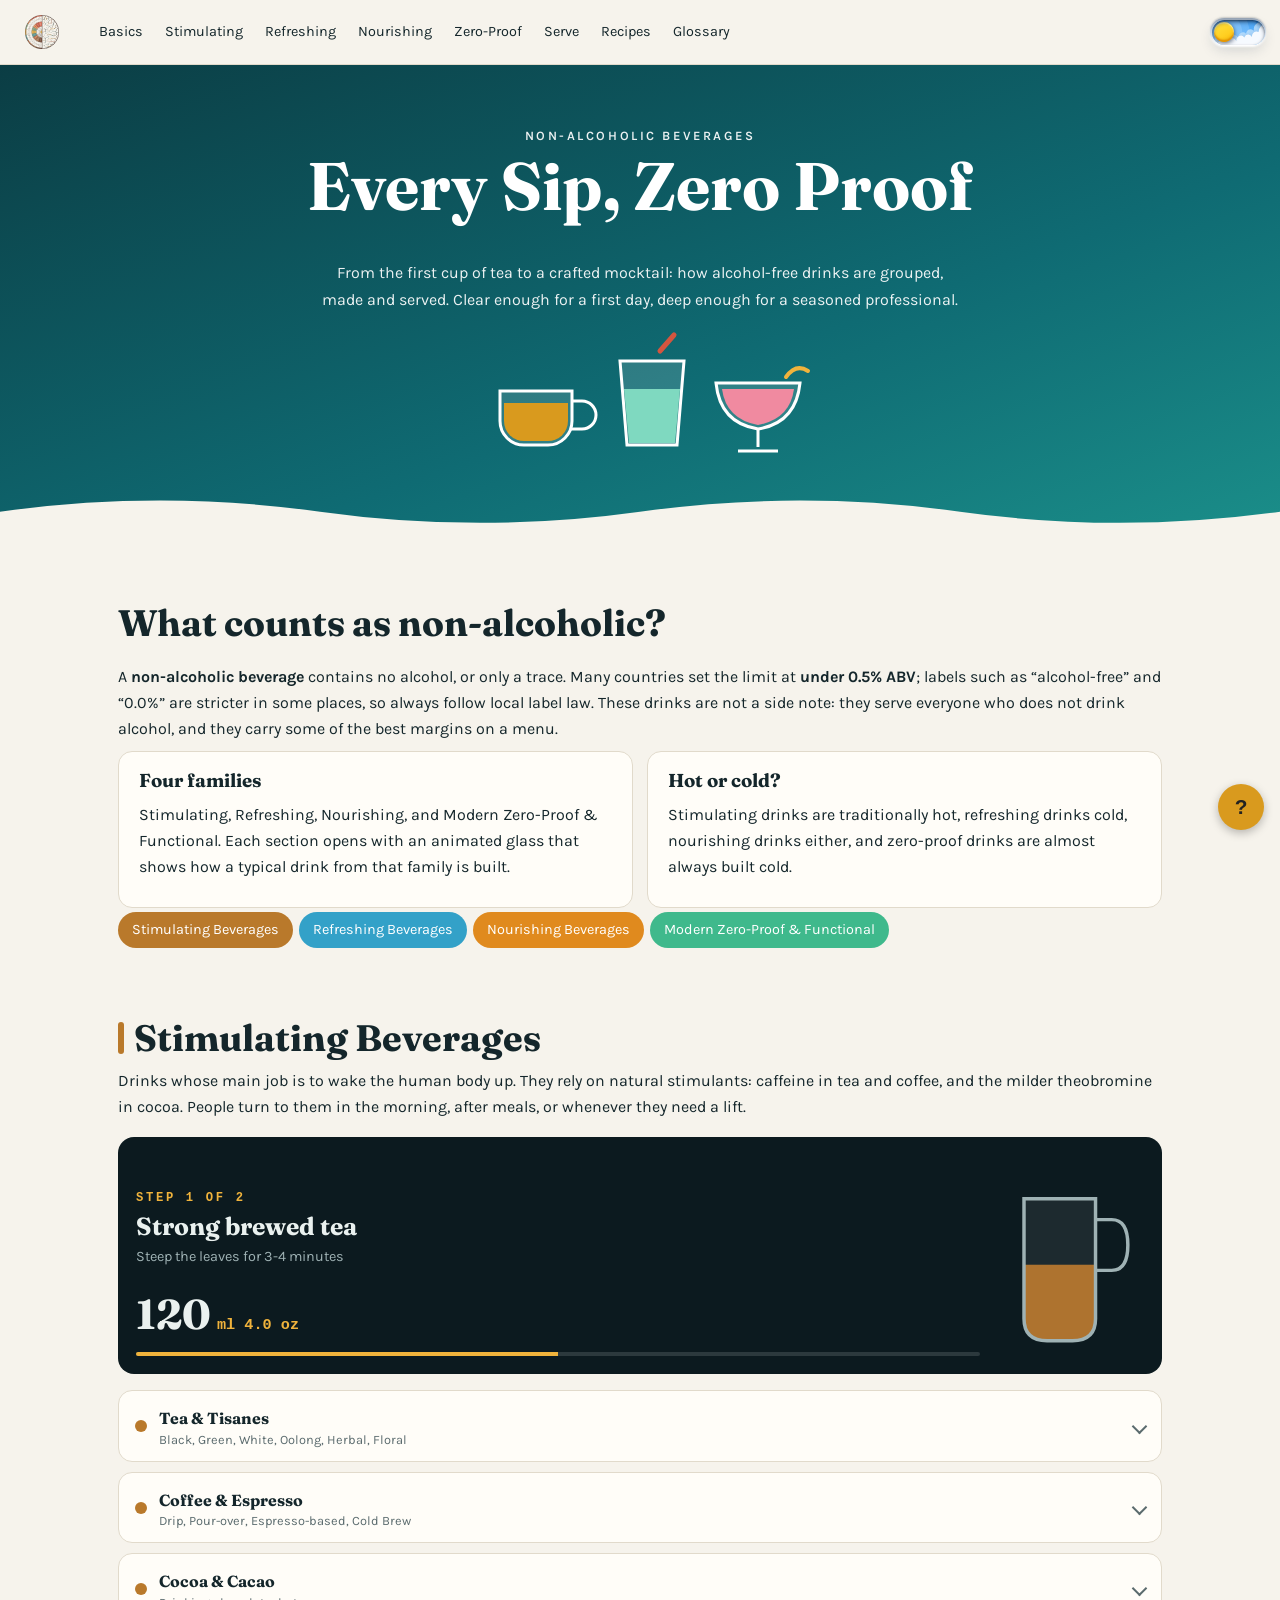
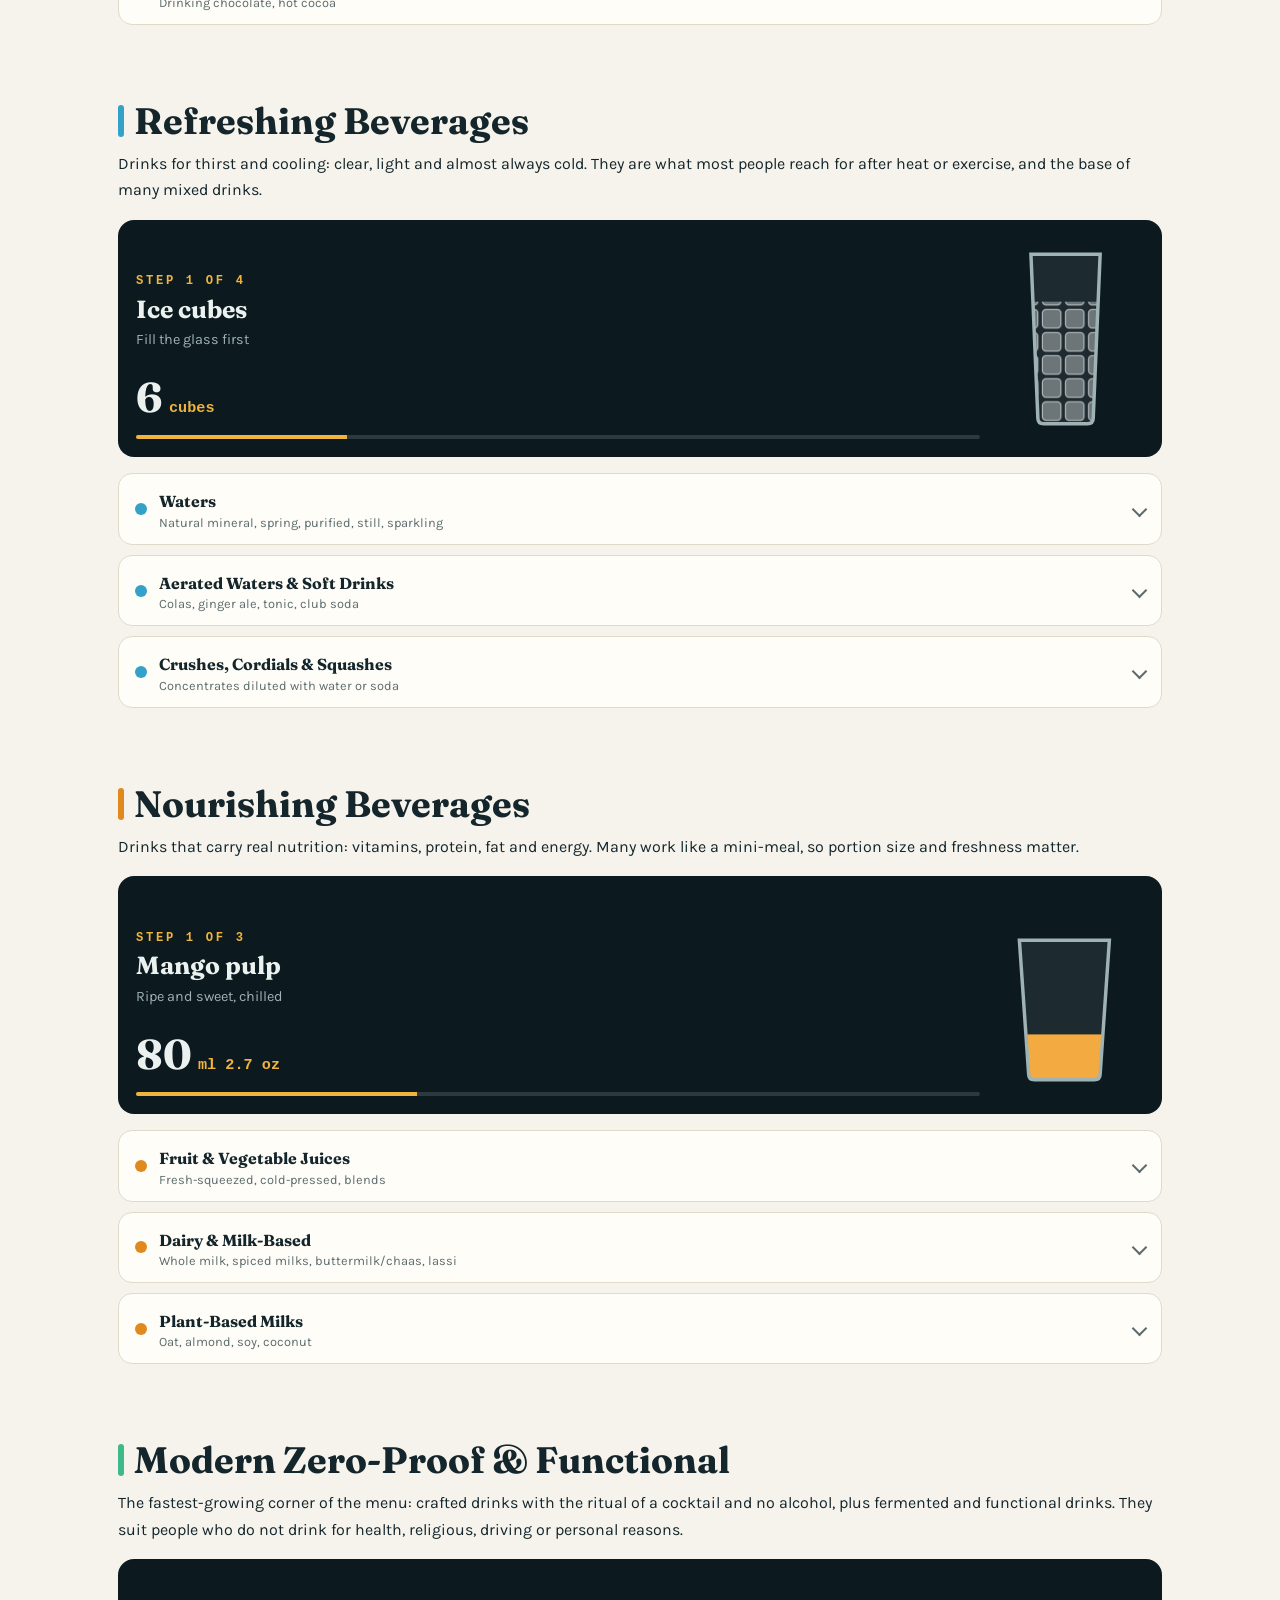
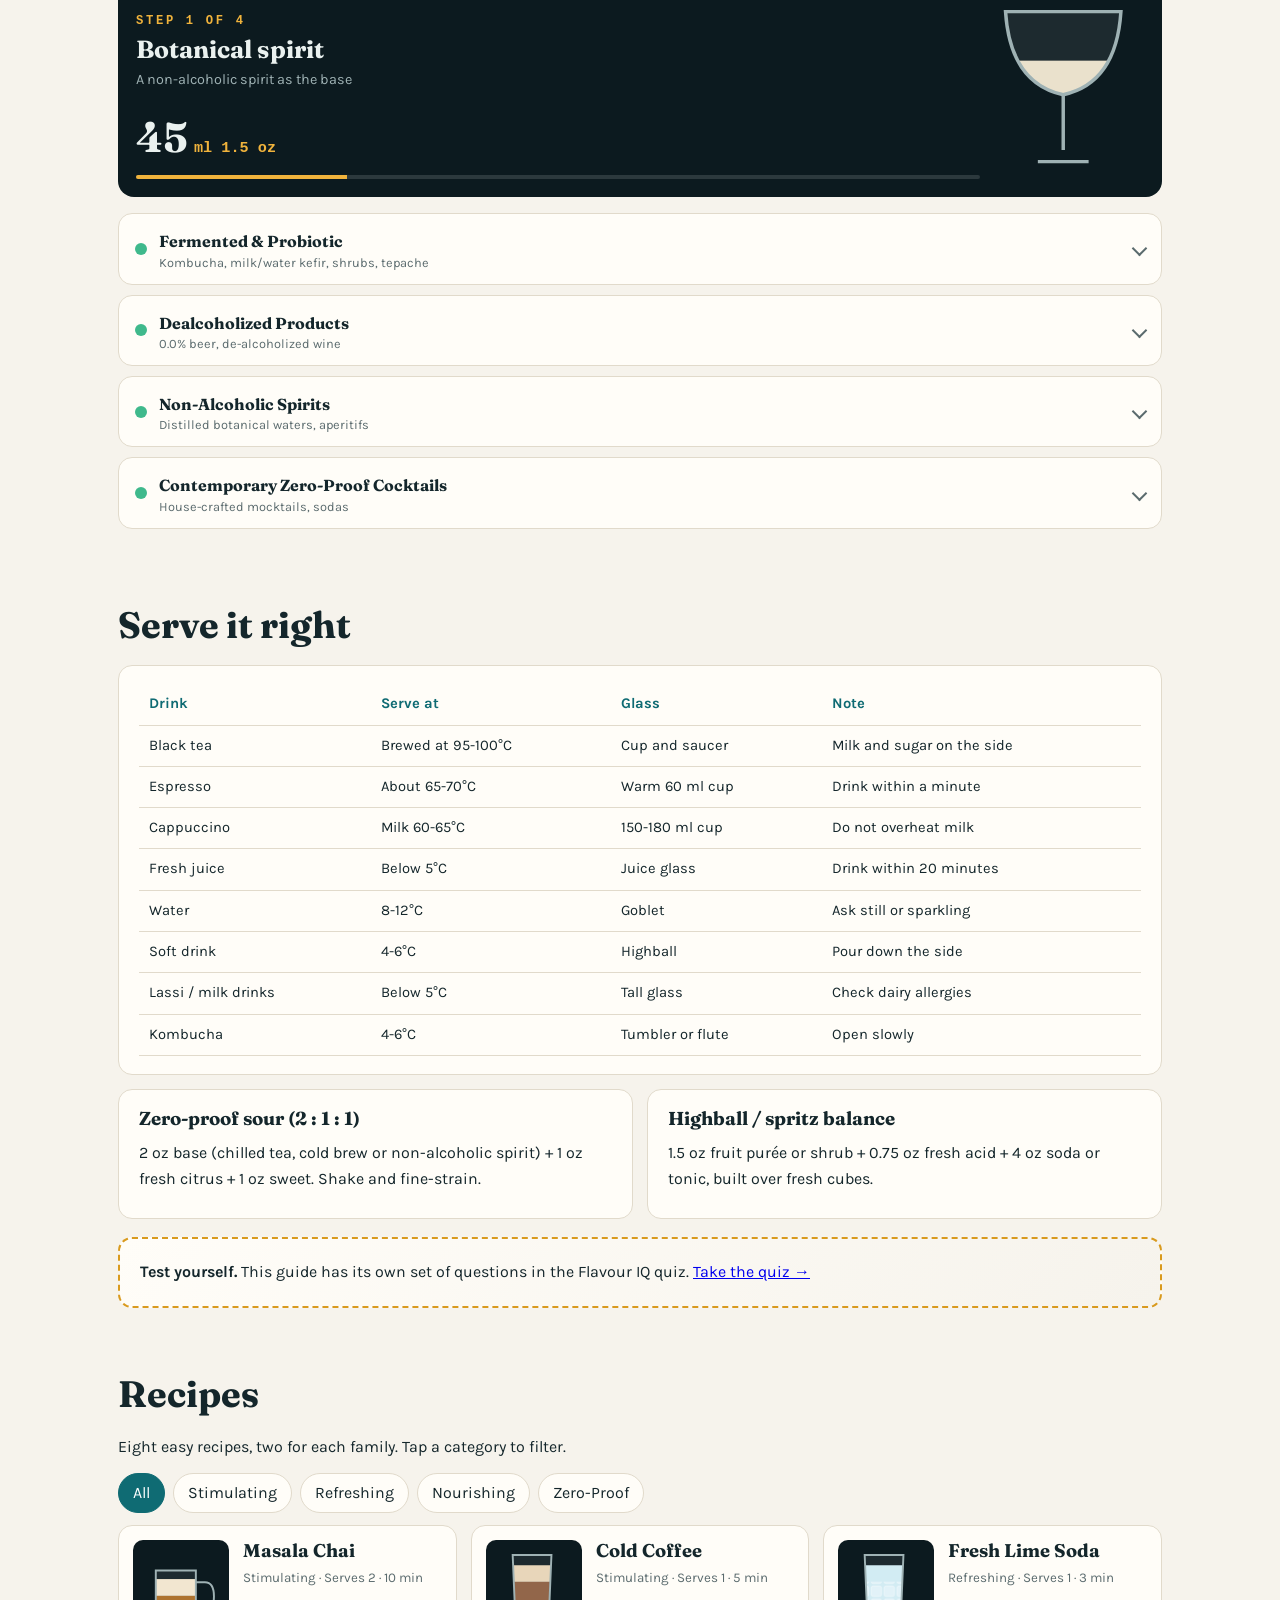
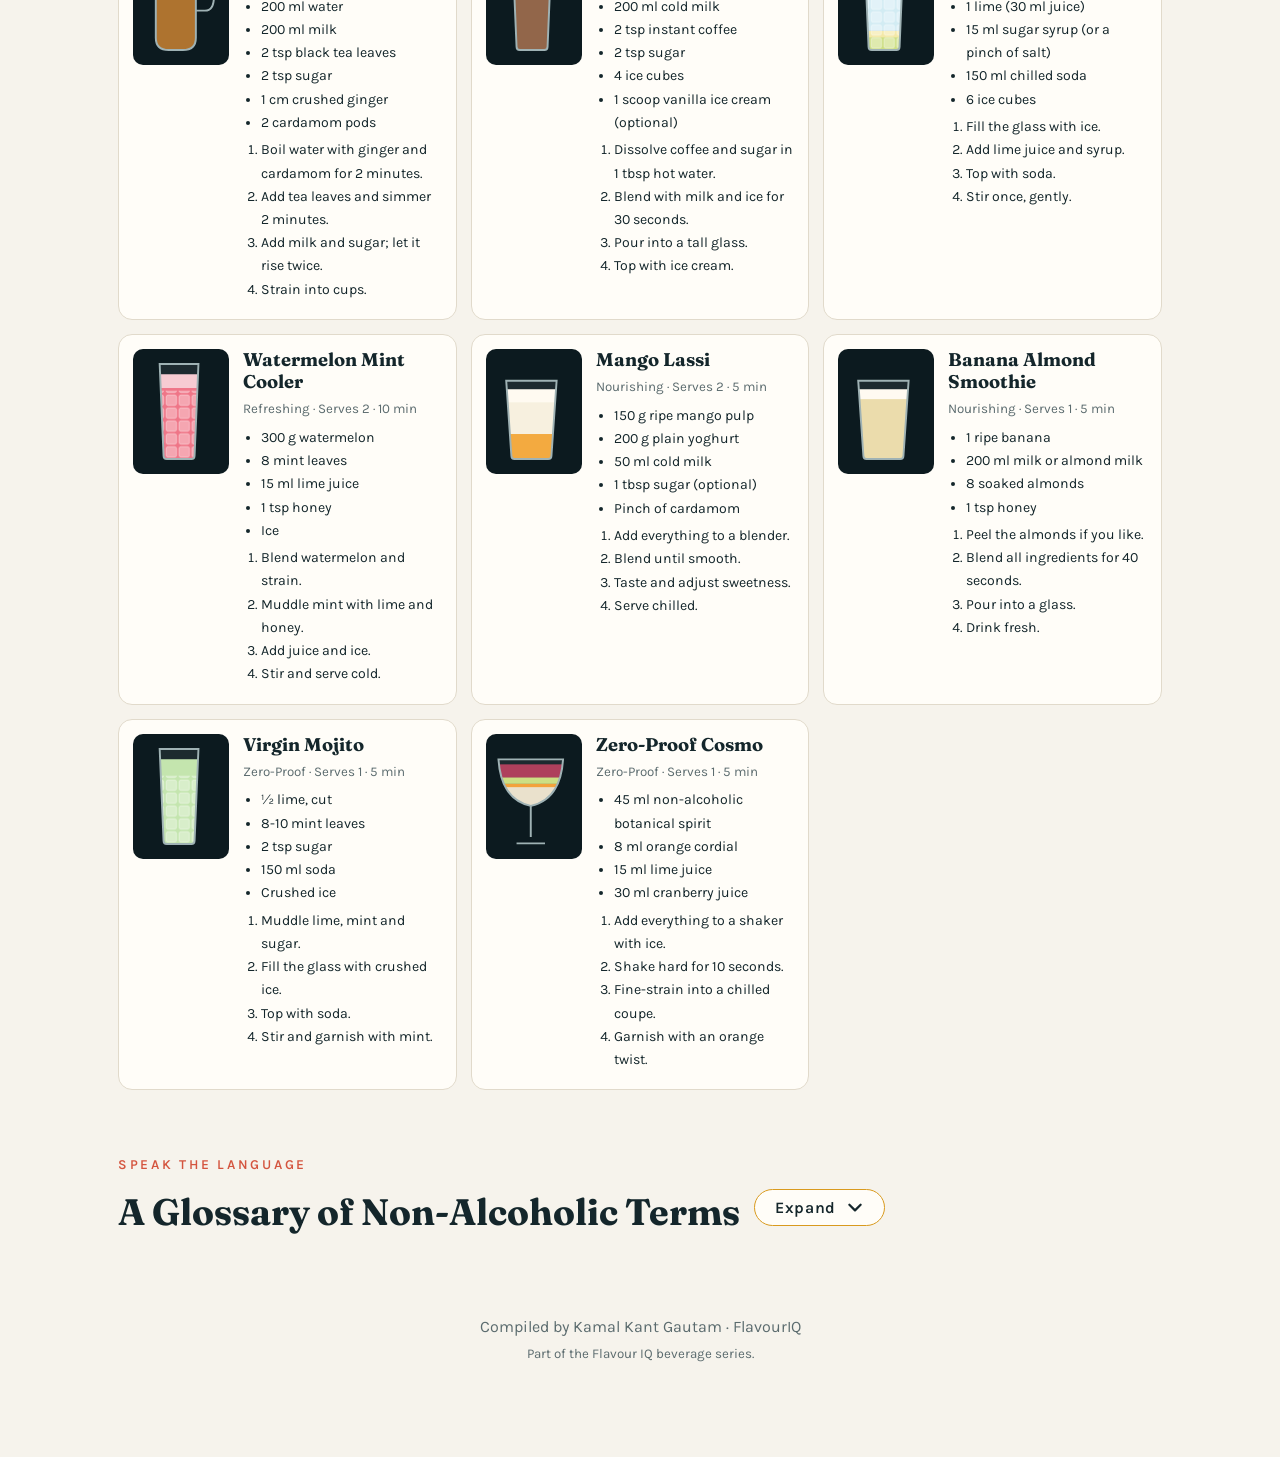
<file: guides/non-alcoholic.html>
<!DOCTYPE html>
<html lang="en"><head><meta charset="utf-8">
<meta name="viewport" content="width=device-width,initial-scale=1">
<title>Non-Alcoholic Beverages | FlavourIQ</title>
<link rel="icon" href="../assets/favicon.png"><link rel="apple-touch-icon" href="../assets/apple-touch-icon.png">
<link href="https://fonts.googleapis.com/css2?family=Fraunces:opsz,wght@9..144,500;9..144,700&family=Karla:wght@400;600&display=swap" rel="stylesheet">
<link rel="stylesheet" href="../assets/fiq-common.css">
<style>
:root{--bg:#f6f3ec;--card:#fffdf8;--ink:#14262b;--mut:#5b6b6e;--teal:#0f6b73;--gold:#d99a1e;--coral:#d4553f;--line:#e1dacb}
:root[data-t=dark]{--bg:#0d1a1e;--card:#15262b;--ink:#eaf1ef;--mut:#9fb2b4;--teal:#4bc0c8;--gold:#f0b33c;--coral:#f0806a;--line:#25393f}
*{box-sizing:border-box}html{scroll-behavior:smooth;scroll-padding-top:64px}
body{margin:0;background:var(--bg);color:var(--ink);font:16px/1.65 Karla,sans-serif}
h1,h2,h3{font-family:Fraunces,serif;line-height:1.2;margin:0 0 .5em}
h2{font-size:clamp(1.6rem,4vw,2.3rem)}section{max-width:1080px;margin:auto;padding:56px 18px 8px}
p{margin:.5em 0}.mut{color:var(--mut)}
#bar{position:fixed;top:0;left:0;height:3px;background:var(--gold);width:0;z-index:99}
nav{position:sticky;top:0;z-index:50;background:var(--bg);border-bottom:1px solid var(--line);display:flex;gap:4px;overflow-x:auto;padding:10px 14px;align-items:center}
nav a{white-space:nowrap;color:var(--ink);text-decoration:none;padding:5px 11px;border-radius:20px;font-size:.9rem}
nav a:hover{background:var(--line)}nav b{font-family:Fraunces,serif;margin-right:8px;color:var(--teal)}
#tg{margin-left:auto;border:1px solid var(--line);background:var(--card);color:var(--ink);border-radius:20px;padding:5px 12px;cursor:pointer;font:inherit}
.hero{background:linear-gradient(160deg,#0b3d44,#0f6b73 60%,#1b8f8a);color:#fff;text-align:center;padding:70px 18px 40px;overflow:hidden;position:relative}
.hero h1{font-size:clamp(2.2rem,7vw,4.2rem)}.hero p{max-width:640px;margin:auto;opacity:.92}
.bub{position:absolute;bottom:-20px;border-radius:50%;border:2px solid #ffffff66;animation:up 9s linear infinite}
@keyframes up{to{transform:translateY(-420px);opacity:0}}
@media(prefers-reduced-motion:reduce){.bub{animation:none}}
.box{background:var(--card);border:1px solid var(--line);border-radius:14px;padding:18px 20px}
.g2{display:grid;grid-template-columns:repeat(auto-fit,minmax(250px,1fr));gap:14px}
.f{display:flex;flex-wrap:wrap;gap:8px;margin:12px 0}
.f button{border:1px solid var(--line);background:var(--card);color:var(--ink);border-radius:20px;padding:6px 14px;cursor:pointer;font:inherit}
.f button.on{background:var(--teal);color:#fff;border-color:var(--teal)}
.grid{display:grid;grid-template-columns:repeat(auto-fill,minmax(250px,1fr));gap:12px}
details{background:var(--card);border:1px solid var(--line);border-radius:12px;padding:10px 14px}
details[open]{border-color:var(--teal)}
summary{cursor:pointer;display:flex;align-items:center;gap:12px;font-family:Fraunces,serif;font-weight:700;list-style:none}
summary::-webkit-details-marker{display:none}summary small{display:block;font:400 .8rem Karla;color:var(--mut)}
details p{font-size:.95rem}.ex{color:var(--teal);font-weight:600;font-size:.9rem}
.tag{display:inline-block;font-size:.75rem;background:var(--line);border-radius:10px;padding:1px 9px;margin-left:6px}
.t{overflow-x:auto;padding:8px 4px 16px}.t ul{display:flex;justify-content:center;padding:22px 0 0;margin:0;list-style:none;position:relative}
.t>ul{width:max-content;margin:0 auto;padding-top:0}
.t li{position:relative;display:flex;flex-direction:column;align-items:center;padding:22px 7px 0}
.t li::before,.t li::after{content:"";position:absolute;top:0;right:50%;width:50%;height:22px;border-top:2px solid var(--mut)}
.t li::after{right:auto;left:50%;border-left:2px solid var(--mut)}
.t li:first-child::before,.t li:last-child::after{border:0}
.t li:last-child::before{border-right:2px solid var(--mut);border-radius:0 8px 0 0}
.t li:first-child::after{border-radius:8px 0 0 0}
.t li:only-child::before,.t li:only-child::after{display:none}.t li:only-child{padding-top:0}
.t>ul>li{padding-top:0}.t>ul>li::before,.t>ul>li::after{display:none}
.t ul ul::before{content:"";position:absolute;top:0;left:50%;border-left:2px solid var(--mut);height:22px}
.n{position:relative;z-index:1;display:block;background:var(--card);border:1.5px solid var(--c,var(--line));border-radius:9px;padding:6px 10px;font-size:.86rem;line-height:1.3;text-align:center;overflow-wrap:anywhere}
.n small{display:block;color:var(--mut);font-size:.72rem;margin-top:2px}
.n.r{font:700 1.1rem Fraunces,serif;border-color:var(--gold);padding:8px 26px}
.n.g{font-weight:700;min-width:130px;background:var(--c);color:#fff;border-color:var(--c)}
.n.b{font-weight:700;min-width:130px;color:var(--ink);border-width:2px}
.n.s{font-weight:600;width:158px;border-color:var(--gold)}
.lv{display:flex;flex-direction:column;align-items:center;margin-top:22px;position:relative}
.n.l{width:154px;margin-top:12px;border-color:var(--line)}.n.l:first-child{margin-top:0}
.n.l::before{content:"";position:absolute;left:50%;top:-12px;height:12px;border-left:2px solid var(--mut);z-index:-1}
.n.l:first-child::before{top:-22px;height:22px}
.eb{color:var(--coral);letter-spacing:.2em;text-transform:uppercase;font-weight:600;font-size:.85rem;margin:0 0 6px}
#ge{display:inline-flex;align-items:center;gap:12px;border:1.5px solid var(--gold);background:var(--card);color:var(--ink);border-radius:30px;padding:12px 26px;font:600 1.05rem Karla,sans-serif;letter-spacing:.04em;cursor:pointer;margin:6px 0 16px}
#ge svg{transition:transform .25s}#ge.x svg{transform:rotate(180deg)}#ge:hover{background:var(--line)}
#gls{display:none}#gls.o{display:grid}
.vm{margin-bottom:18px}.vm h3{margin:.2em 0 .6em}
.vl{display:flex;gap:14px;align-items:center;padding:8px;margin:8px 0;border:1px solid var(--line);border-radius:10px;background:var(--bg);color:var(--ink);text-decoration:none}
.vl:hover{border-color:var(--coral)}
.th{position:relative;flex:none;width:112px;aspect-ratio:16/9;border-radius:7px;overflow:hidden;background:#0b3d44;display:grid;place-items:center;color:#fff}
.th img{position:absolute;inset:0;width:100%;height:100%;object-fit:cover}
.th i{position:relative;font-style:normal;z-index:1;background:#000a;border-radius:50%;width:26px;height:26px;display:grid;place-items:center;font-size:.7rem}
.vl b{display:block;font-size:.95rem;line-height:1.3}.vl small{color:var(--mut)}
.nt{border-left:3px solid var(--teal);padding:8px 14px;font-size:.9rem;color:var(--mut);background:var(--bg);border-radius:0 8px 8px 0}
.nt ul{margin:6px 0 0;padding-left:18px}.nt li{margin-bottom:4px}.nt strong{color:var(--ink)}
table{width:100%;border-collapse:collapse;font-size:.92rem}th,td{padding:8px 10px;border-bottom:1px solid var(--line);text-align:left}
th{color:var(--teal)}.tw{overflow-x:auto}
.lv{border-left:4px solid var(--gold)}.lv h3{font-size:1.15rem}
.call{background:linear-gradient(135deg,var(--card),var(--bg));border:2px dashed var(--gold);border-radius:14px;padding:20px}
.opt button{margin:4px 6px 4px 0;border:1px solid var(--teal);background:none;color:var(--ink);border-radius:20px;padding:6px 16px;cursor:pointer;font:inherit}
.res{min-height:3em;font-size:.95rem;margin-top:6px}
footer{text-align:center;padding:50px 18px 90px;color:var(--mut)}
.fab{position:fixed;right:16px;width:46px;height:46px;border-radius:50%;border:0;background:var(--teal);color:#fff;font-size:1.3rem;cursor:pointer;z-index:60;box-shadow:0 3px 10px #0004}
#top{bottom:16px;opacity:0;pointer-events:none;transition:.2s}#top.s{opacity:1;pointer-events:auto}
#q{bottom:70px;background:var(--gold);color:#222;font-weight:700}
#m{position:fixed;inset:0;background:#0009;display:none;align-items:center;justify-content:center;z-index:100;padding:16px}
#m.o{display:flex}#m form{background:var(--card);padding:22px;border-radius:14px;width:100%;max-width:400px}
#m input,#m textarea{width:100%;margin:6px 0 10px;padding:9px;border:1px solid var(--line);border-radius:8px;background:var(--bg);color:var(--ink);font:inherit}
#m .b{background:var(--teal);color:#fff;border:0;padding:9px 18px;border-radius:8px;cursor:pointer;font:inherit}

.hero{padding:60px 18px 84px}.hero .hin{position:relative;z-index:2}.eb2{letter-spacing:.2em;text-transform:uppercase;font-weight:600;font-size:.8rem;opacity:.85;margin:0 0 6px}
.sc{display:block;margin:18px auto 0;width:min(360px,88%);height:auto;position:relative;z-index:2;overflow:visible}
.wv{position:absolute;left:0;bottom:-1px;width:200%;height:60px;animation:wv 16s linear infinite;z-index:1}.wv.b{height:44px;animation-duration:10s;animation-direction:reverse;opacity:.55}
@keyframes wv{to{transform:translateX(-50%)}}
.sm,.bb{transform-box:fill-box;opacity:0}.sm{fill:none;stroke:#fff;stroke-width:3;stroke-linecap:round;animation:st 3s ease-in infinite}.bb{fill:#fff;animation:bu 3.2s ease-in infinite}
@keyframes st{0%{transform:translateY(8px);opacity:0}30%{opacity:.8}100%{transform:translateY(-16px);opacity:0}}
@keyframes bu{0%{transform:translateY(0);opacity:0}20%{opacity:.85}100%{transform:translateY(-55px);opacity:0}}
@media(prefers-reduced-motion:reduce){.wv,.sm,.bb{animation:none}}
.gp{display:grid;grid-template-columns:1fr minmax(120px,150px);gap:14px;align-items:end;background:#0c1a1f;color:#eaf1ef;border-radius:16px;padding:18px;margin:16px 0}
.st{font:600 .76rem ui-monospace,Menlo,monospace;letter-spacing:.22em;color:#f0b33c}.nm{font:700 1.55rem Fraunces,serif;line-height:1.1;margin:.3em 0 .2em}
.nx{color:#9fb2b4;font-size:.9rem;min-height:2.6em}.am{margin-top:6px}.am b{font:700 2.6rem Fraunces,serif}.am span{font:600 .95rem ui-monospace,monospace;color:#f0b33c;margin-left:6px}
.gp svg{width:100%;height:auto}.lr{transform-box:fill-box;transform-origin:50% 100%;transform:scaleY(0);transition:transform .9s ease}.ps{transition:opacity .3s}
.gn{display:flex;align-items:center;gap:10px;margin:0 0 4px}.gn i{width:6px;height:2em;border-radius:3px;background:var(--gc)}.gn h2{margin:0}
.bar2{height:4px;background:#ffffff22;border-radius:2px;margin-top:12px;overflow:hidden}.bar2 i{display:block;height:100%;background:#f0b33c;width:0;transition:width .5s}
.chips a{display:inline-block;margin:4px 6px 4px 0;padding:6px 14px;border-radius:20px;color:#fff;text-decoration:none;font-size:.9rem}
.ac{background:var(--card);border:1px solid var(--line);border-radius:14px;margin:10px 0;padding:0;overflow:hidden}
.ac summary{padding:14px 16px;gap:12px}.ac summary::after{content:"";margin-left:auto;width:9px;height:9px;border-right:2px solid var(--mut);border-bottom:2px solid var(--mut);transform:rotate(45deg);transition:transform .2s;flex:none}
.ac[open] summary::after{transform:rotate(-135deg)}.ac[open]{border-color:var(--gc)}.dot{width:12px;height:12px;border-radius:50%;background:var(--gc);flex:none}
.acb{display:grid;grid-template-columns:1.5fr 1fr;gap:6px 22px;padding:0 18px 16px}@media(max-width:700px){.acb{grid-template-columns:1fr}}
.acb p{margin:.3em 0;font-size:.95rem}.kn{font-size:.9rem;border-left:3px solid var(--gc);padding-left:10px;margin:8px 0}
.fl{display:flex;flex-wrap:wrap;gap:6px;align-items:center;margin:8px 0}.fl span{background:var(--bg);border:1px solid var(--line);border-radius:14px;padding:3px 10px;font-size:.8rem}.fl i{font-style:normal;color:var(--mut)}
.rg{display:grid;grid-template-columns:repeat(auto-fit,minmax(300px,1fr));gap:14px}.rc{display:grid;grid-template-columns:96px 1fr;gap:14px;background:var(--card);border:1px solid var(--line);border-radius:14px;padding:14px}
.rc svg{width:96px;height:auto;background:#0c1a1f;border-radius:10px;padding:6px}.rc h3{margin:0 0 2px;font-size:1.15rem}.rc small{color:var(--mut)}.rc ul,.rc ol{margin:.3em 0;padding-left:18px;font-size:.88rem}
.eb{color:var(--coral);letter-spacing:.2em;text-transform:uppercase;font-weight:600;font-size:.85rem;margin:0 0 6px}
.gh{margin-bottom:14px}.gh h2{display:inline;margin:0;vertical-align:middle}.gh #ge{margin-left:14px;vertical-align:middle;margin-top:6px}
#ge{display:inline-flex;align-items:center;gap:10px;border:1.5px solid var(--gold);background:var(--card);color:var(--ink);border-radius:30px;padding:8px 20px;font:600 1rem Karla,sans-serif;letter-spacing:.04em;cursor:pointer}
#ge svg{transition:transform .25s}#ge.x svg{transform:rotate(180deg)}#gls{display:none}#gls.o{display:grid}
</style></head><body>
<div id="bar"></div>
<nav class="fn"><a class="fiq-home" href="../index.html" aria-label="Flavour IQ home"><img src="../assets/logo.png" alt="Flavour IQ"></a><div class="nl"><a href="#what">Basics</a><a href="#stim">Stimulating</a><a href="#refr">Refreshing</a><a href="#nour">Nourishing</a><a href="#zero">Zero-Proof</a><a href="#serve">Serve</a><a href="#recipes">Recipes</a><a href="#gl">Glossary</a></div><button id="tg">Dark</button></nav>
<header class="hero" id="hero"><svg class="wv b" viewBox="0 0 1440 70" preserveAspectRatio="none"><path d="M0 30Q90 4 180 30T360 30T540 30T720 30T900 30T1080 30T1260 30T1440 30V70H0Z" style="fill:var(--bg)" transform="translate(0 6)"/></svg><svg class="wv" viewBox="0 0 1440 70" preserveAspectRatio="none"><path d="M0 30Q90 4 180 30T360 30T540 30T720 30T900 30T1080 30T1260 30T1440 30V70H0Z" style="fill:var(--bg)"/></svg>
<div class="hin"><p class="eb2">Non-Alcoholic Beverages</p><h1>Every Sip, Zero Proof</h1><p>From the first cup of tea to a crafted mocktail: how alcohol-free drinks are grouped, made and served. Clear enough for a first day, deep enough for a seasoned professional.</p>
<svg class="sc" viewBox="0 0 360 130" aria-hidden="true"><path class="sm" d="M60 50q-8-10 0-20t0-20" style="animation-delay:0s"/><path class="sm" d="M78 50q-8-10 0-20t0-20" style="animation-delay:1s"/><path class="sm" d="M96 50q-8-10 0-20t0-20" style="animation-delay:2s"/>
<path d="M40 60h72v30a24 24 0 0 1-24 24H64a24 24 0 0 1-24-24z" fill="#ffffff22" stroke="#fff" stroke-width="3"/><path d="M112 70h10a14 14 0 0 1 0 28h-12" fill="none" stroke="#fff" stroke-width="3"/><path d="M44 72h64v18a20 20 0 0 1-20 20H64a20 20 0 0 1-20-20z" fill="#d99a1e"/>
<path d="M160 30h64l-7 84h-50z" fill="#ffffff22" stroke="#fff" stroke-width="3"/><path d="M164 58h56l-5 54h-46z" fill="#7fd9c0"/><circle class="bb" cx="180" cy="100" r="4" style="animation-delay:0s"/><circle class="bb" cx="196" cy="104" r="3" style="animation-delay:1.1s"/><circle class="bb" cx="208" cy="98" r="4" style="animation-delay:2s"/><path d="M200 20l14-16" stroke="#d4553f" stroke-width="5" stroke-linecap="round"/>
<path d="M256 52h84q-4 40-42 46-38-6-42-46z" fill="#ffffff22" stroke="#fff" stroke-width="3"/><path d="M262 58h72q-4 30-36 36-32-6-36-36z" fill="#f08aa0"/><path d="M298 98v18M278 120h40" stroke="#fff" stroke-width="3" fill="none"/><path d="M326 46q10-14 22-6" stroke="#f0b33c" stroke-width="4" fill="none" stroke-linecap="round"/></svg></div></header>
<section id="what"><h2>What counts as non-alcoholic?</h2>
<p>A <b>non-alcoholic beverage</b> contains no alcohol, or only a trace. Many countries set the limit at <b>under 0.5% ABV</b>; labels such as “alcohol-free” and “0.0%” are stricter in some places, so always follow local label law. These drinks are not a side note: they serve everyone who does not drink alcohol, and they carry some of the best margins on a menu.</p>
<div class="g2"><div class="box"><h3>Four families</h3><p>Stimulating, Refreshing, Nourishing, and Modern Zero-Proof &amp; Functional. Each section opens with an animated glass that shows how a typical drink from that family is built.</p></div>
<div class="box"><h3>Hot or cold?</h3><p>Stimulating drinks are traditionally hot, refreshing drinks cold, nourishing drinks either, and zero-proof drinks are almost always built cold.</p></div></div>
<div class="chips"><a href="#stim" style="background:#b9792b">Stimulating Beverages</a><a href="#refr" style="background:#33a1c8">Refreshing Beverages</a><a href="#nour" style="background:#e08a1e">Nourishing Beverages</a><a href="#zero" style="background:#3fb98c">Modern Zero-Proof &amp; Functional</a></div></section>
<div id="groups"></div>
<section id="serve"><h2>Serve it right</h2><div class="tw box"><table><tr><th>Drink</th><th>Serve at</th><th>Glass</th><th>Note</th></tr>
<tr><td>Black tea</td><td>Brewed at 95-100°C</td><td>Cup and saucer</td><td>Milk and sugar on the side</td></tr>
<tr><td>Espresso</td><td>About 65-70°C</td><td>Warm 60 ml cup</td><td>Drink within a minute</td></tr>
<tr><td>Cappuccino</td><td>Milk 60-65°C</td><td>150-180 ml cup</td><td>Do not overheat milk</td></tr>
<tr><td>Fresh juice</td><td>Below 5°C</td><td>Juice glass</td><td>Drink within 20 minutes</td></tr>
<tr><td>Water</td><td>8-12°C</td><td>Goblet</td><td>Ask still or sparkling</td></tr>
<tr><td>Soft drink</td><td>4-6°C</td><td>Highball</td><td>Pour down the side</td></tr>
<tr><td>Lassi / milk drinks</td><td>Below 5°C</td><td>Tall glass</td><td>Check dairy allergies</td></tr>
<tr><td>Kombucha</td><td>4-6°C</td><td>Tumbler or flute</td><td>Open slowly</td></tr></table></div>
<div class="g2" style="margin-top:14px"><div class="box"><h3>Zero-proof sour (2 : 1 : 1)</h3><p>2 oz base (chilled tea, cold brew or non-alcoholic spirit) + 1 oz fresh citrus + 1 oz sweet. Shake and fine-strain.</p></div>
<div class="box"><h3>Highball / spritz balance</h3><p>1.5 oz fruit purée or shrub + 0.75 oz fresh acid + 4 oz soda or tonic, built over fresh cubes.</p></div></div>
<div class="call" style="margin-top:18px"><b>Test yourself.</b> This guide has its own set of questions in the Flavour IQ quiz. <a href="../quiz.html">Take the quiz →</a></div></section>
<section id="recipes"><h2>Recipes</h2><p>Eight easy recipes, two for each family. Tap a category to filter.</p><div class="f" id="rf"></div><div class="rg" id="rg"></div></section>
<section id="gl"><p class="eb">Speak the language</p><div class="gh"><h2>A Glossary of Non-Alcoholic Terms</h2><button id="ge" aria-expanded="false"><span>Expand</span><svg width="18" height="18" viewBox="0 0 16 16"><path d="M3 6l5 5 5-5" fill="none" stroke="currentColor" stroke-width="2" stroke-linecap="round" stroke-linejoin="round"/></svg></button></div><div class="g2" id="gls"></div></section>
<footer>Compiled by Kamal Kant Gautam · FlavourIQ<br><small>Part of the Flavour IQ beverage series.</small></footer>

<button class="fab" id="q" aria-label="Ask a question">?</button><button class="fab" id="top" aria-label="Back to top">↑</button>
<div id="m"><form id="qf"><h3>Have a question?</h3><input name="name" placeholder="Name" required><input name="email" type="email" placeholder="Email" required><textarea name="message" rows="4" placeholder="Message" required></textarea><button class="b" id="sb">Send</button> <button type="button" class="b" style="background:var(--mut)" onclick="m.classList.remove('o')">Close</button></form></div>

<script>
const $=s=>document.querySelector(s);const D=[{"id": "stim", "t": "Stimulating Beverages", "c": "#b9792b", "shape": "mug", "intro": "Drinks whose main job is to wake the human body up. They rely on natural stimulants: caffeine in tea and coffee, and the milder theobromine in cocoa. People turn to them in the morning, after meals, or whenever they need a lift.", "glass": ["Cup of milk tea", [["Strong brewed tea", "Steep the leaves for 3-4 minutes", 120, "#a8681f"], ["Hot milk", "Add warm milk and stir", 80, "#f1e4cc"]]], "items": [["Tea &amp; Tisanes", "Black, Green, White, Oolong, Herbal, Floral", "True tea comes from one plant, <i>Camellia sinensis</i>; the style depends on processing: white (withered and dried), green (heat-stopped, unoxidised), oolong (partly oxidised) and black (fully oxidised). Tisanes are herbal, floral or fruit infusions with no tea leaf, so chamomile, mint and hibiscus are caffeine-free.", "Green 70-80°C for about 2 min; black 95-100°C for 3-5 min; tisanes 95-100°C for 5-7 min. Water that is too hot makes green tea bitter.", "Pot or cup with saucer; milk and sugar on the side; lemon with black tea.", null], ["Coffee &amp; Espresso", "Drip, Pour-over, Espresso-based, Cold Brew", "Coffee is the roasted seed of <i>Coffea arabica</i> or robusta. Espresso forces water at about 93°C through fine grounds at roughly 9 bar for 25-30 seconds, giving a 30 ml shot topped with crema. Cappuccino, latte and flat white are built on it. Drip and pour-over rely on gravity, a French press on immersion, and cold brew steeps coarse grounds in cold water for 12-18 hours.", "Brew ratio about 1:15 to 1:17 coffee to water; espresso about 1:2. Arabica is sweeter and more acidic; robusta is stronger and higher in caffeine.", "Espresso in a pre-warmed 60 ml cup; cappuccino in 150-180 ml with milk steamed to 60-65°C.", null], ["Cocoa &amp; Cacao", "Drinking chocolate, hot cocoa", "Every chocolate drink starts on the cacao tree. Its pods hold beans that are fermented, dried and roasted, then ground into a paste. Pressing the paste separates cocoa butter (fat) from dry cocoa powder. <b>Hot cocoa</b> is made from the powder with milk or water and sugar, so it is light and sweet. <b>Drinking chocolate</b> melts real chocolate into milk, so it is thick and rich. Both contain theobromine, a mild stimulant that lifts energy more gently than caffeine.", "Heat milk to about 70°C and never boil; whisk to avoid a skin. Dutch-process cocoa is milder and less acidic.", "Wide mug, whipped cream or marshmallow, a dusting of cocoa.", ["Pod", "Beans", "Ferment", "Dry", "Roast", "Grind", "Powder + butter"]]]}, {"id": "refr", "t": "Refreshing Beverages", "c": "#33a1c8", "shape": "hi", "intro": "Drinks for thirst and cooling: clear, light and almost always cold. They are what most people reach for after heat or exercise, and the base of many mixed drinks.", "glass": ["Fresh lime soda", [["Ice cubes", "Fill the glass first", 6, "ice", "cubes"], ["Lime juice", "Freshly squeezed, strained", 30, "#c9dc7a"], ["Sugar syrup", "Sweet to balance the acid", 15, "#f2e6a0"], ["Chilled soda", "Pour gently to keep the fizz", 150, "#cfeaf2"]]], "items": [["Waters", "Natural mineral, spring, purified, still, sparkling", "Natural mineral water is bottled at a protected underground source with its minerals intact. Spring water also flows from a source but may be treated. Purified water has had minerals removed or filtered. It can be still or sparkling, naturally or with added CO₂. Water is the first drink most people are offered, so its quality and temperature set the tone.", "TDS (total dissolved solids) decides taste: low is neutral, high tastes minerally. Always ask whether someone wants still or sparkling.", "Chilled 8-12°C in a goblet with a lime or lemon slice; open the bottle at the table.", null], ["Aerated Waters &amp; Soft Drinks", "Colas, ginger ale, tonic, club soda", "Carbonated drinks combine water, sweetener, flavour and CO₂. Colas, lemon-lime and ginger ale are drunk on their own; tonic water (bitter, from quinine), club soda (carbonated water with minerals) and soda water are mostly mixers.", "Fizz is lost as drinks warm, so serve at 4-6°C and pour down the side of a tilted glass.", "Highball over ice with a slice; open at the table.", null], ["Crushes, Cordials &amp; Squashes", "Concentrates diluted with water or soda", "These are concentrates of fruit juice, sugar and sometimes acid, diluted before drinking. Squash and cordial are smooth; a crush keeps pulp; sharbats such as rose and kokum are classic Indian summer drinks.", "Dilute 1 part concentrate with 4-6 parts water or soda, and taste before serving.", "Tall glass, plenty of ice, mint or a fruit wheel.", null]]}, {"id": "nour", "t": "Nourishing Beverages", "c": "#e08a1e", "shape": "tu", "intro": "Drinks that carry real nutrition: vitamins, protein, fat and energy. Many work like a mini-meal, so portion size and freshness matter.", "glass": ["Mango lassi", [["Mango pulp", "Ripe and sweet, chilled", 80, "#f2a431"], ["Chilled yoghurt", "Thick, smooth, slightly tangy", 100, "#f6efdc"], ["Cold milk", "A splash to loosen the blend", 40, "#fffaf0"]]], "items": [["Fruit &amp; Vegetable Juices", "Fresh-squeezed, cold-pressed, blends", "Fresh-squeezed juice is pressed to order. Cold-pressed juice is pressed slowly without heat, keeping more colour and vitamins. Blends combine fruits and vegetables. Juice oxidises quickly, so freshness is everything.", "Drink or serve within about 20 minutes of pressing, or hold below 5°C. A typical portion is 150-200 ml.", "Chilled juice glass or tumbler with a fruit garnish.", null], ["Dairy &amp; Milk-Based", "Whole milk, spiced milks, buttermilk/chaas, lassi", "Whole milk is the base. Spiced milks such as haldi doodh (turmeric milk) add warmth; chaas is salted, spiced buttermilk; lassi is yoghurt blended with water or milk, sweet or salted.", "Keep milk below 5°C and heat to about 70°C. Dairy is a major allergen, so always ask.", "Lassi in a tall glass or kulhad; spiced milk in a warm mug.", null], ["Plant-Based Milks", "Oat, almond, soy, coconut", "Oat, almond, soy and coconut milks suit vegans, people who are lactose-intolerant and people with dairy allergies. Barista versions are formulated to steam without splitting in hot coffee.", "Soy and oat steam best. Almond is a tree-nut allergen. Check labels for added sugar.", "Offer them on the coffee menu as a normal choice.", null]]}, {"id": "zero", "t": "Modern Zero-Proof &amp; Functional", "c": "#3fb98c", "shape": "co", "intro": "The fastest-growing corner of the menu: crafted drinks with the ritual of a cocktail and no alcohol, plus fermented and functional drinks. They suit people who do not drink for health, religious, driving or personal reasons.", "glass": ["Zero-proof cosmo", [["Botanical spirit", "A non-alcoholic spirit as the base", 45, "#e8dfc8"], ["Orange cordial", "Sweet and citrus", 8, "#f29b2c"], ["Lime juice", "Fresh, for the sour", 15, "#c9dc7a"], ["Cranberry juice", "Not too much: keep it pale pink", 30, "#a83250"]]], "items": [["Fermented &amp; Probiotic", "Kombucha, milk/water kefir, shrubs, tepache", "Kombucha is fermented sweet tea; kefir is fermented milk or sugar water made with live grains; shrubs are fruit, sugar and vinegar syrups (drinking vinegars); tepache is fermented pineapple rind. They are tangy, lightly fizzy and alive. Trace alcohol, usually under 0.5%, can form naturally.", "Keep chilled and open slowly because pressure builds. State the trace alcohol on the menu.", "Chilled tumbler or flute, fruit or herb garnish.", null], ["Dealcoholized Products", "0.0% beer, de-alcoholized wine", "These are brewed or fermented like the real thing, then the alcohol is removed by vacuum distillation or membrane filtration. Labels such as “alcohol-free” or “0.0%” follow national rules, so check local law.", "Serve exactly like the original: same temperature, same glass.", "Beer in a pilsner glass; wine in a wine glass.", null], ["Non-Alcoholic Spirits", "Distilled botanical waters, aperitifs", "Botanical distillates or macerations built to copy the aroma and bite of gin, whisky or aperitifs without alcohol. They give mocktails structure.", "Keep refrigerated once opened; treat as a base spirit in recipes.", "Neat over ice with tonic, or as the base of a mocktail.", null], ["Contemporary Zero-Proof Cocktails", "House-crafted mocktails, sodas", "Craft mocktails follow cocktail structure: base, sour, sweet, modifier and garnish, with texture from tea, aquafaba (chickpea water) or vinegar. Sour ratio 2:1:1 (base, citrus, sweet). Highball balance: 1.5 oz purée or shrub, 0.75 oz fresh acid and 4 oz soda.", "Shake sours with ice and fine-strain; build highballs over fresh cubes.", "Use real cocktail glassware so people who skip alcohol get the same occasion.", null]]}],GL=[["Tisane", "A herbal, floral or fruit infusion with no tea leaf."], ["Oxidation", "Reaction with air that darkens tea leaves, juice and cut fruit."], ["Crema", "Golden foam on espresso made when pressure emulsifies coffee oils and CO₂."], ["Cold brew", "Coffee steeped in cold water for 12-18 hours."], ["TDS", "Total dissolved solids, the mineral content of water."], ["Carbonation", "Dissolved CO₂ that makes a drink fizzy."], ["Cordial", "A fruit concentrate that is diluted before serving."], ["Zero-proof", "A drink made without alcohol, often crafted like a cocktail."], ["Dealcoholized", "A drink made normally and then stripped of alcohol."], ["Shrub", "A fruit, sugar and vinegar syrup used as a drinking vinegar."], ["Kefir", "A fermented drink made with live grains, from milk or sugar water."], ["Aquafaba", "Chickpea cooking water used to create foam without egg."]],RC=[[0, "Masala Chai", "mug", [["#a8681f", 200], ["#f1e4cc", 60]], "Serves 2 · 10 min", ["200 ml water", "200 ml milk", "2 tsp black tea leaves", "2 tsp sugar", "1 cm crushed ginger", "2 cardamom pods"], ["Boil water with ginger and cardamom for 2 minutes.", "Add tea leaves and simmer 2 minutes.", "Add milk and sugar; let it rise twice.", "Strain into cups."]], [0, "Cold Coffee", "hi", [["#8a5a3c", 170], ["#e6d3b5", 40]], "Serves 1 · 5 min", ["200 ml cold milk", "2 tsp instant coffee", "2 tsp sugar", "4 ice cubes", "1 scoop vanilla ice cream (optional)"], ["Dissolve coffee and sugar in 1 tbsp hot water.", "Blend with milk and ice for 30 seconds.", "Pour into a tall glass.", "Top with ice cream."]], [1, "Fresh Lime Soda", "hi", [["ice", 6], ["#c9dc7a", 30], ["#f2e6a0", 15], ["#cfeaf2", 150]], "Serves 1 · 3 min", ["1 lime (30 ml juice)", "15 ml sugar syrup (or a pinch of salt)", "150 ml chilled soda", "6 ice cubes"], ["Fill the glass with ice.", "Add lime juice and syrup.", "Top with soda.", "Stir once, gently."]], [1, "Watermelon Mint Cooler", "hi", [["ice", 6], ["#ee6b7e", 160], ["#f6c7cf", 30]], "Serves 2 · 10 min", ["300 g watermelon", "8 mint leaves", "15 ml lime juice", "1 tsp honey", "Ice"], ["Blend watermelon and strain.", "Muddle mint with lime and honey.", "Add juice and ice.", "Stir and serve cold."]], [2, "Mango Lassi", "tu", [["#f2a431", 80], ["#f6efdc", 100], ["#fffaf0", 40]], "Serves 2 · 5 min", ["150 g ripe mango pulp", "200 g plain yoghurt", "50 ml cold milk", "1 tbsp sugar (optional)", "Pinch of cardamom"], ["Add everything to a blender.", "Blend until smooth.", "Taste and adjust sweetness.", "Serve chilled."]], [2, "Banana Almond Smoothie", "tu", [["#e9d9a6", 190], ["#fffaf0", 30]], "Serves 1 · 5 min", ["1 ripe banana", "200 ml milk or almond milk", "8 soaked almonds", "1 tsp honey"], ["Peel the almonds if you like.", "Blend all ingredients for 40 seconds.", "Pour into a glass.", "Drink fresh."]], [3, "Virgin Mojito", "hi", [["ice", 6], ["#bfe3a8", 190]], "Serves 1 · 5 min", ["½ lime, cut", "8-10 mint leaves", "2 tsp sugar", "150 ml soda", "Crushed ice"], ["Muddle lime, mint and sugar.", "Fill the glass with crushed ice.", "Top with soda.", "Stir and garnish with mint."]], [3, "Zero-Proof Cosmo", "co", [["#e8dfc8", 45], ["#f29b2c", 8], ["#c9dc7a", 15], ["#a83250", 30]], "Serves 1 · 5 min", ["45 ml non-alcoholic botanical spirit", "8 ml orange cordial", "15 ml lime juice", "30 ml cranberry juice"], ["Add everything to a shaker with ice.", "Shake hard for 10 seconds.", "Fine-strain into a chilled coupe.", "Garnish with an orange twist."]]];
const SH={hi:{p:"M32 14H92L86 156Q86 161 81 161H43Q38 161 38 156Z",y0:14,y1:161},tu:{p:"M22 40H100L92 156Q92 161 87 161H35Q30 161 30 156Z",y0:40,y1:161},
mug:{p:"M26 38H88V142Q88 161 68 161H46Q26 161 26 142Z",y0:38,y1:161,x:'<path d="M88 56H102Q116 56 116 78Q116 100 102 100H88" fill="none" stroke="#9fb2b4" stroke-width="3"/>'},
co:{p:"M10 30H110Q106 92 60 102Q14 92 10 30Z",y0:30,y1:102,x:'<path d="M60 102V150M38 160H82" stroke="#9fb2b4" stroke-width="3" fill="none"/>'}};
function glass(u,key,L,shown,extra){const sh=SH[key],H=sh.y1-sh.y0,cap=L.reduce((a,l)=>a+(l.ice?0:l.ml),0)*1.12;let cum=0;const tops=[],a=[],b=[];
 L.forEach((l,i)=>{let yb,yt;if(l.ice){yb=sh.y1;yt=sh.y1-H*.72}else{yb=sh.y1-cum*H/cap;cum+=l.ml;yt=sh.y1-cum*H/cap}tops[i]=yt;
  (l.ice?b:a).push(`<rect class="lr" id="${u}_${i}" x="0" y="${yt.toFixed(1)}" width="130" height="${(yb-yt+.6).toFixed(1)}" fill="${l.ice?`url(#ic${u})`:l.c}"${shown?' style="transform:none"':''}/>`)});
 return{tops,svg:`<svg viewBox="0 0 130 175" aria-label="Glass illustration"><defs><clipPath id="c${u}"><path d="${sh.p}"/></clipPath><pattern id="ic${u}" width="20" height="20" patternUnits="userSpaceOnUse"><rect x="2" y="2" width="16" height="16" rx="3" fill="#fff" fill-opacity=".35" stroke="#fff" stroke-opacity=".6"/></pattern></defs><g clip-path="url(#c${u})">${a.concat(b).join("")}</g><path d="${sh.p}" fill="rgba(255,255,255,.07)" stroke="#9fb2b4" stroke-width="3"/>${sh.x||""}${extra||""}</svg>`}}
function panel(g,k){const [name,S]=g.glass;const L=S.map(s=>({n:s[0],t:s[1],ml:s[2],c:s[3],ice:s[3]=="ice",u:s[4]||"ml"}));g.L=L;
 const r=glass("g"+k,g.shape,L,false,'<rect class="ps" id="p'+k+'" x="62" y="2" width="5" height="0" rx="2" style="opacity:0"/>');g.tops=r.tops;
 return `<div class="gp" id="gp${k}"><div><div class="st" id="s${k}"></div><div class="nm" id="n${k}">${name}</div><div class="nx" id="t${k}"></div><div class="am"><b id="a${k}"></b><span id="o${k}"></span></div><div class="bar2"><i id="b${k}"></i></div></div>${r.svg}</div>`}
function anim(g,k){const L=g.L,n=L.length;let st=0;const el=i=>document.getElementById(i);
 function show(i){const l=L[i-1];el("s"+k).textContent="STEP "+i+" OF "+n;el("n"+k).textContent=l.n;el("t"+k).textContent=l.t;el("a"+k).textContent=l.ml;el("o"+k).textContent=l.u=="ml"?"ml  "+(l.ml/30).toFixed(1)+" oz":l.u;el("b"+k).style.width=(i/n*100)+"%"}
 function tick(){if(st>=n){st=0;L.forEach((_,i)=>el("g"+k+"_"+i).style.transform="scaleY(0)");el("b"+k).style.width="0";el("s"+k).textContent="RECIPE";el("n"+k).textContent=g.glass[0];el("t"+k).textContent="Watch it build again";el("a"+k).textContent="";el("o"+k).textContent="";return}
  const l=L[st],p=el("p"+k);if(!l.ice){p.setAttribute("fill",l.c);p.setAttribute("height",g.tops[st].toFixed(1));p.style.opacity=1;setTimeout(()=>p.style.opacity=0,800)}
  el("g"+k+"_"+st).style.transform="scaleY(1)";st++;show(st)}
 if(matchMedia("(prefers-reduced-motion:reduce)").matches){L.forEach((_,i)=>el("g"+k+"_"+i).style.transform="scaleY(1)");show(n);return}
 let timer;new IntersectionObserver(es=>es.forEach(e=>{if(e.isIntersecting&&!timer){tick();timer=setInterval(tick,2100)}else if(!e.isIntersecting&&timer){clearInterval(timer);timer=0}})).observe(el("gp"+k))}
$("#groups").innerHTML=D.map((g,k)=>`<section id="${g.id}" style="--gc:${g.c}"><div class="gn"><i></i><h2>${g.t}</h2></div><p>${g.intro}</p>${panel(g,k)}<div>${g.items.map(a=>`<details class="ac" name="ac${k}"><summary><span class="dot"></span><span>${a[0]}<small>${a[1]}</small></span></summary><div class="acb"><div><p>${a[2]}</p>${a[5]?`<div class="fl">${a[5].map(x=>`<span>${x}</span>`).join("<i>→</i>")}</div>`:""}</div><div><p class="kn"><b>Know:</b> ${a[3]}</p><p class="kn"><b>Serve:</b> ${a[4]}</p></div></div></details>`).join("")}</div></section>`).join("");
D.forEach(anim);
const CT=["Stimulating","Refreshing","Nourishing","Zero-Proof"];
$("#rf").innerHTML=["All",...CT].map((c,i)=>`<button class="${i?"":"on"}" data-c="${i-1}">${c}</button>`).join("");
$("#rg").innerHTML=RC.map((r,i)=>{const g=glass("r"+i,r[2],r[3].map(l=>({c:l[0],ml:l[1],ice:l[0]=="ice"})),true);return `<article class="rc" data-c="${r[0]}">${g.svg}<div><h3>${r[1]}</h3><small>${CT[r[0]]} · ${r[4]}</small><ul>${r[5].map(x=>`<li>${x}</li>`).join("")}</ul><ol>${r[6].map(x=>`<li>${x}</li>`).join("")}</ol></div></article>`}).join("");
$("#rf").onclick=e=>{const c=e.target.dataset.c;if(c==null)return;[...$("#rf").children].forEach(b=>b.classList.toggle("on",b===e.target));[...$("#rg").children].forEach(d=>d.style.display=(c=="-1"||d.dataset.c==c)?"":"none")};
$("#gls").innerHTML=GL.map(g=>`<div class="box"><b>${g[0]}</b><p class="mut">${g[1]}</p></div>`).join("");
$("#ge").onclick=()=>{const o=$("#gls").classList.toggle("o");$("#ge").classList.toggle("x",o);$("#ge").setAttribute("aria-expanded",o);$("#ge span").textContent=o?"Collapse":"Expand"};
// ui
const R=document.documentElement;try{if(localStorage.t)R.dataset.t=localStorage.t}catch(e){}
function lb(){$("#tg").textContent=R.dataset.t=="dark"?"Light":"Dark"}lb();
$("#tg").onclick=()=>{R.dataset.t=R.dataset.t=="dark"?"light":"dark";try{localStorage.t=R.dataset.t}catch(e){}lb()};
const h=$("#hero");for(let i=0;i<10;i++){const b=document.createElement("i");b.className="bub";const z=8+Math.random()*22;b.style.cssText=`left:${Math.random()*100}%;width:${z}px;height:${z}px;animation-delay:${Math.random()*8}s`;h.appendChild(b)}
addEventListener("scroll",()=>{const d=document.documentElement;$("#bar").style.width=(scrollY/(d.scrollHeight-innerHeight)*100)+"%";$("#top").classList.toggle("s",scrollY>400)});
$("#top").onclick=()=>scrollTo({top:0,behavior:"smooth"});
const m=$("#m");$("#q").onclick=()=>m.classList.add("o");
$("#qf").onsubmit=async e=>{e.preventDefault();const b=$("#sb");b.textContent="Sending...";b.disabled=true;const f=new FormData(e.target);f.append("access_key","62a0868a-a733-4151-9a07-df85e49ea0cb");
try{const r=await fetch("https://api.web3forms.com/submit",{method:"POST",body:f});const j=await r.json();if(j.success){alert("Success! Your message has been sent.");e.target.reset();m.classList.remove("o")}else alert("Error: "+j.message)}catch(x){alert("Something went wrong. Please try again.")}b.textContent="Send";b.disabled=false};
</script><script src="../assets/fiq-common.js" defer></script></body></html>
</file>
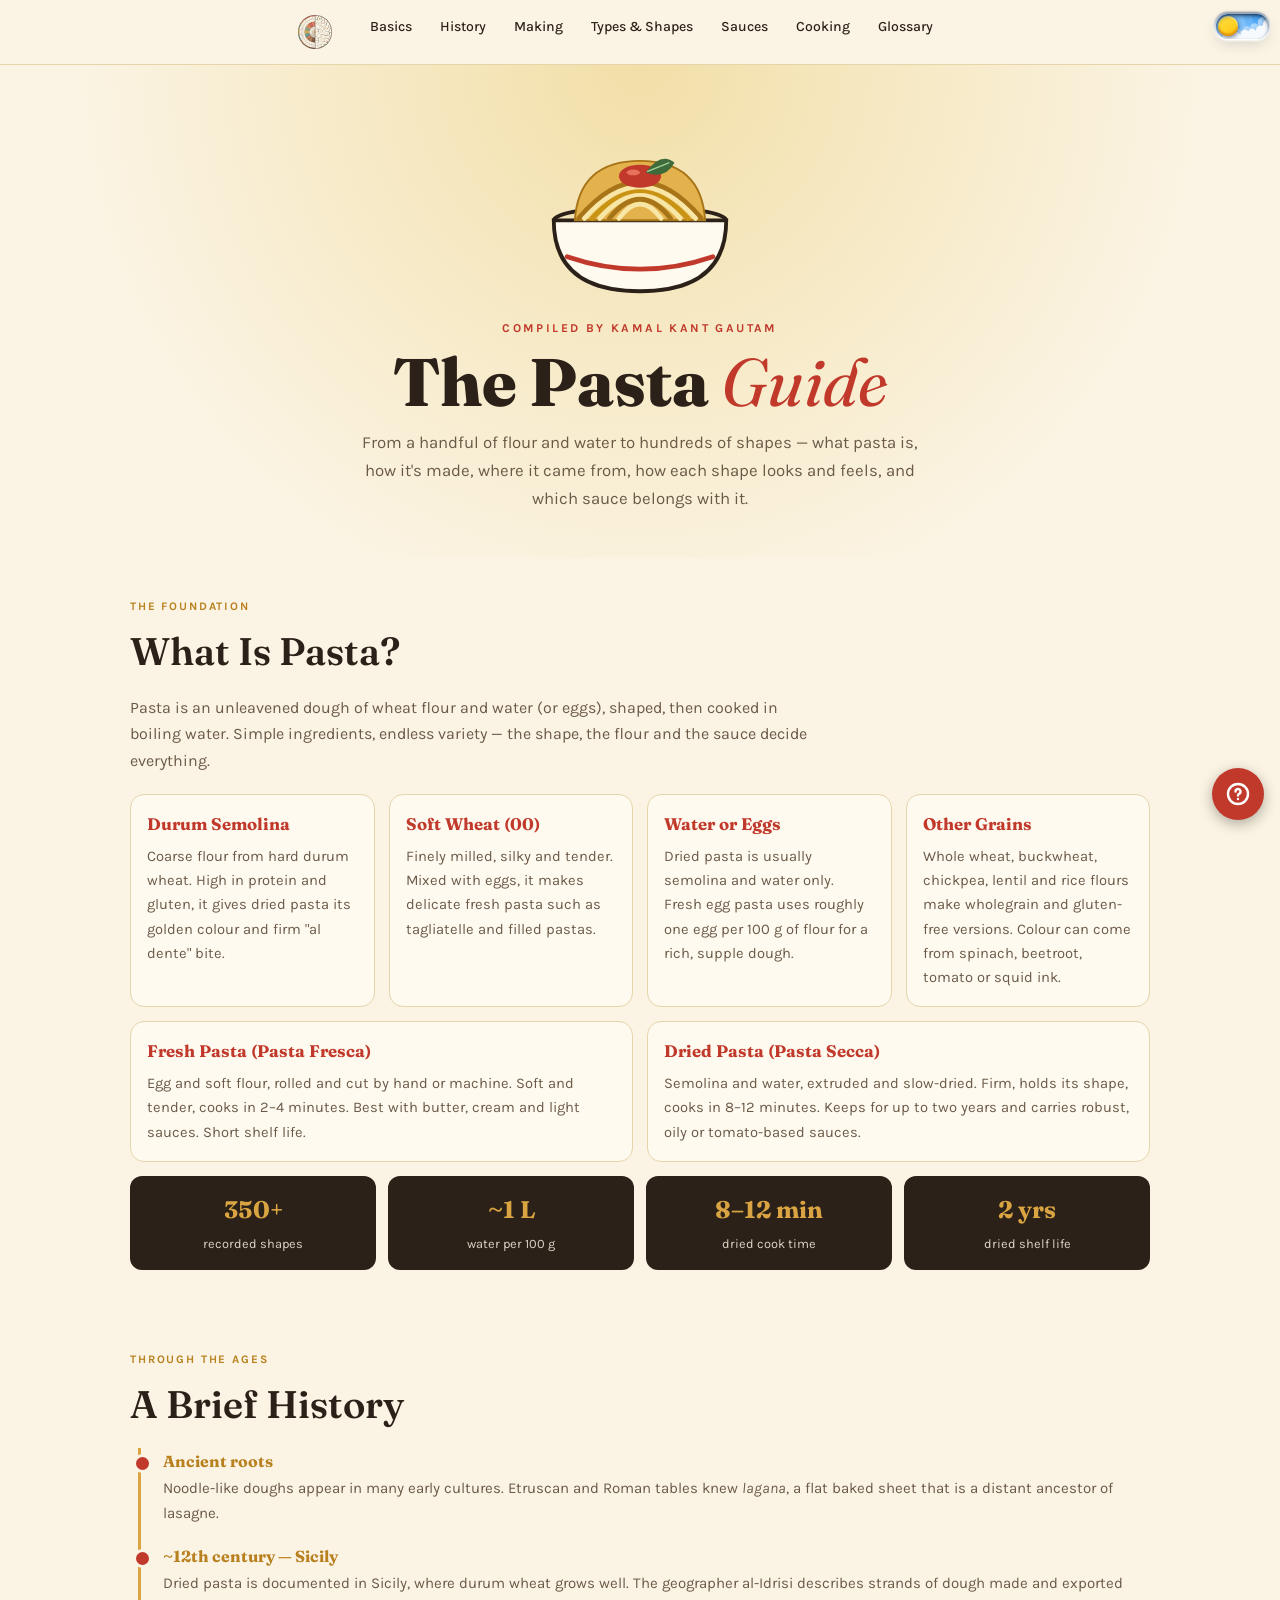
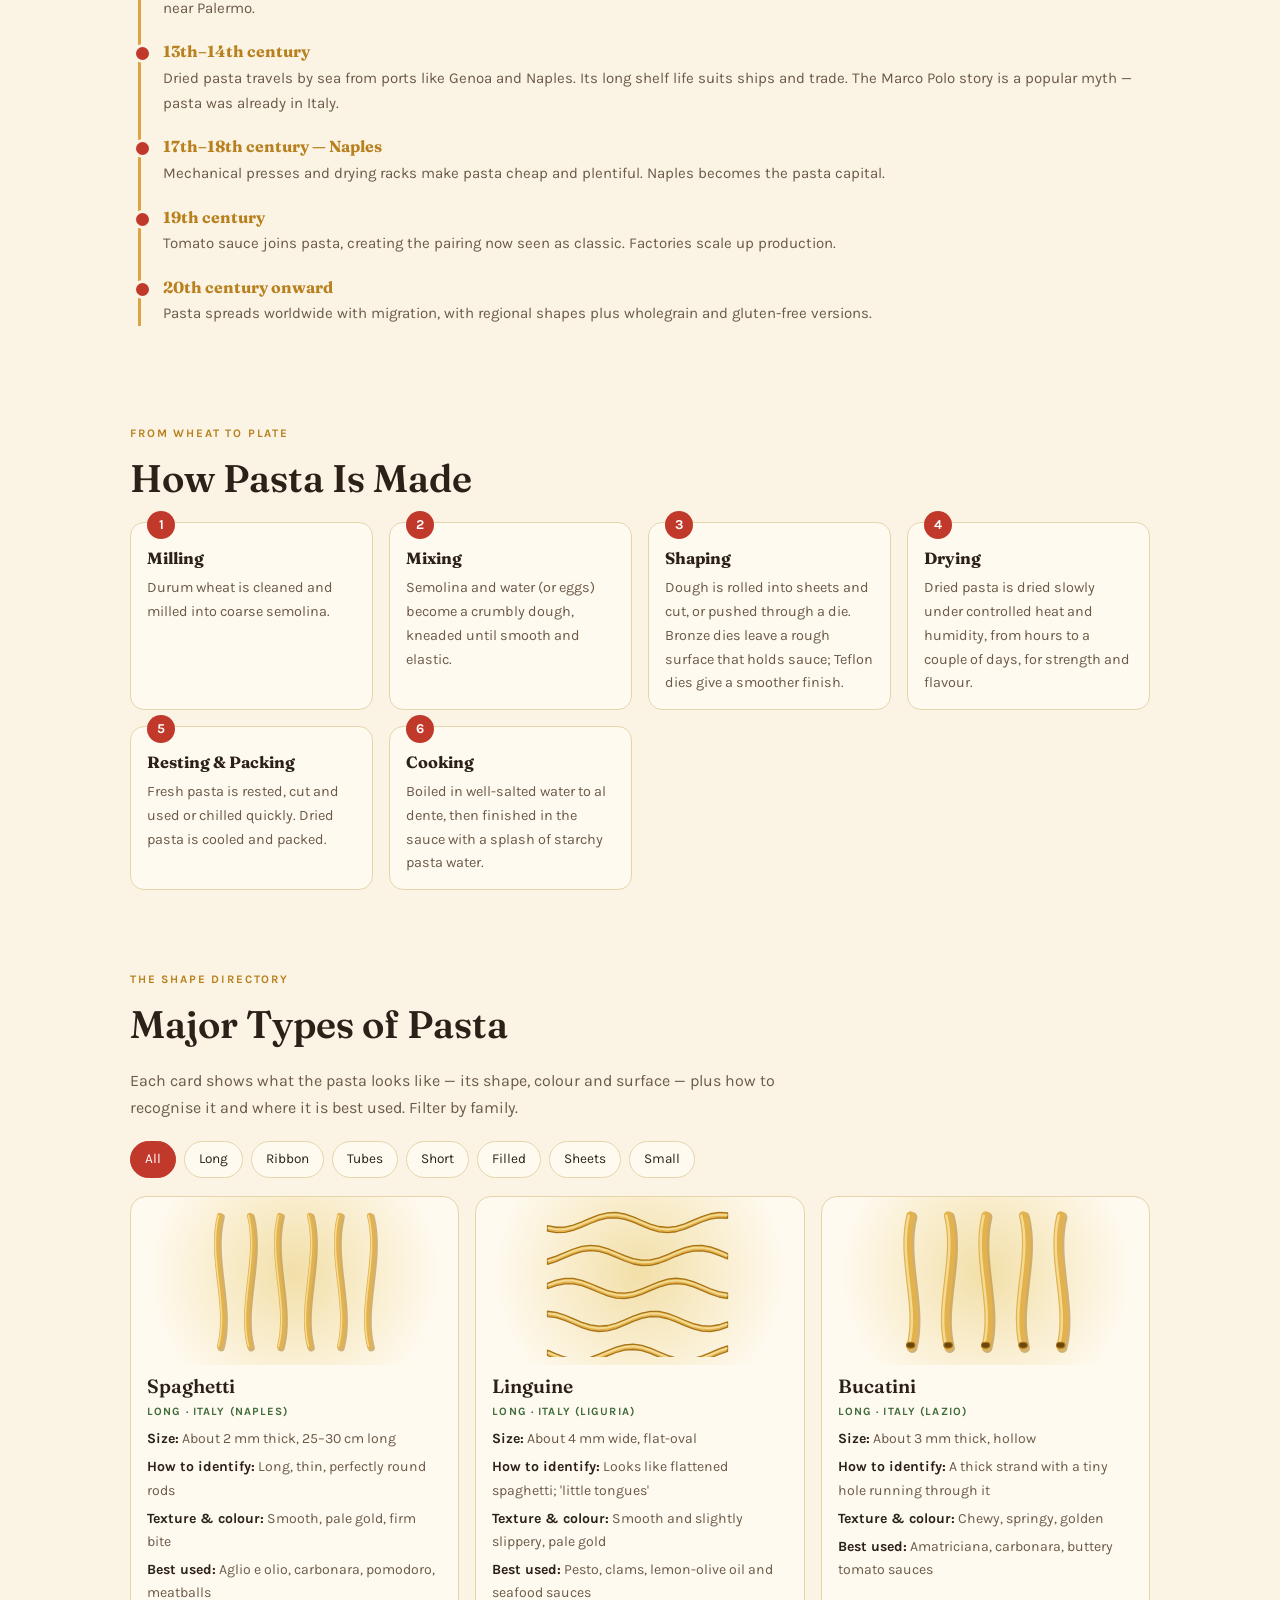
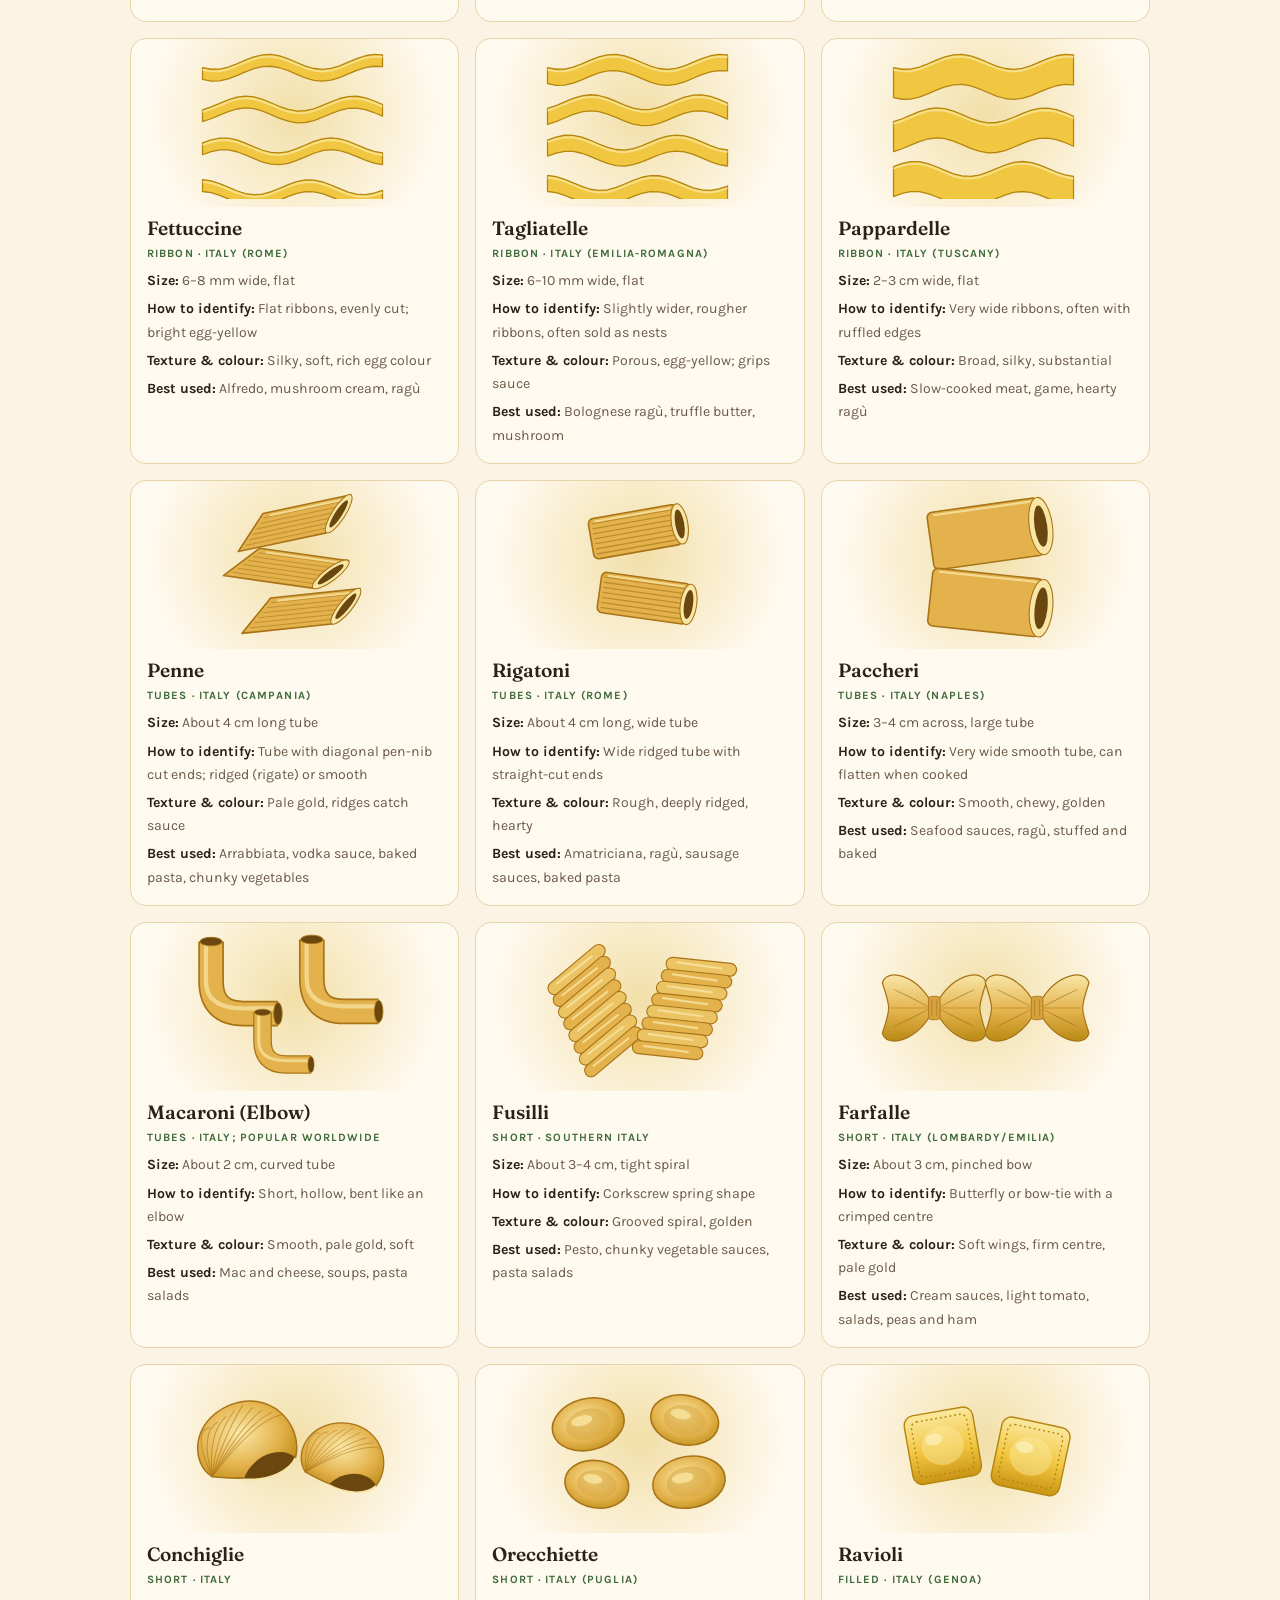
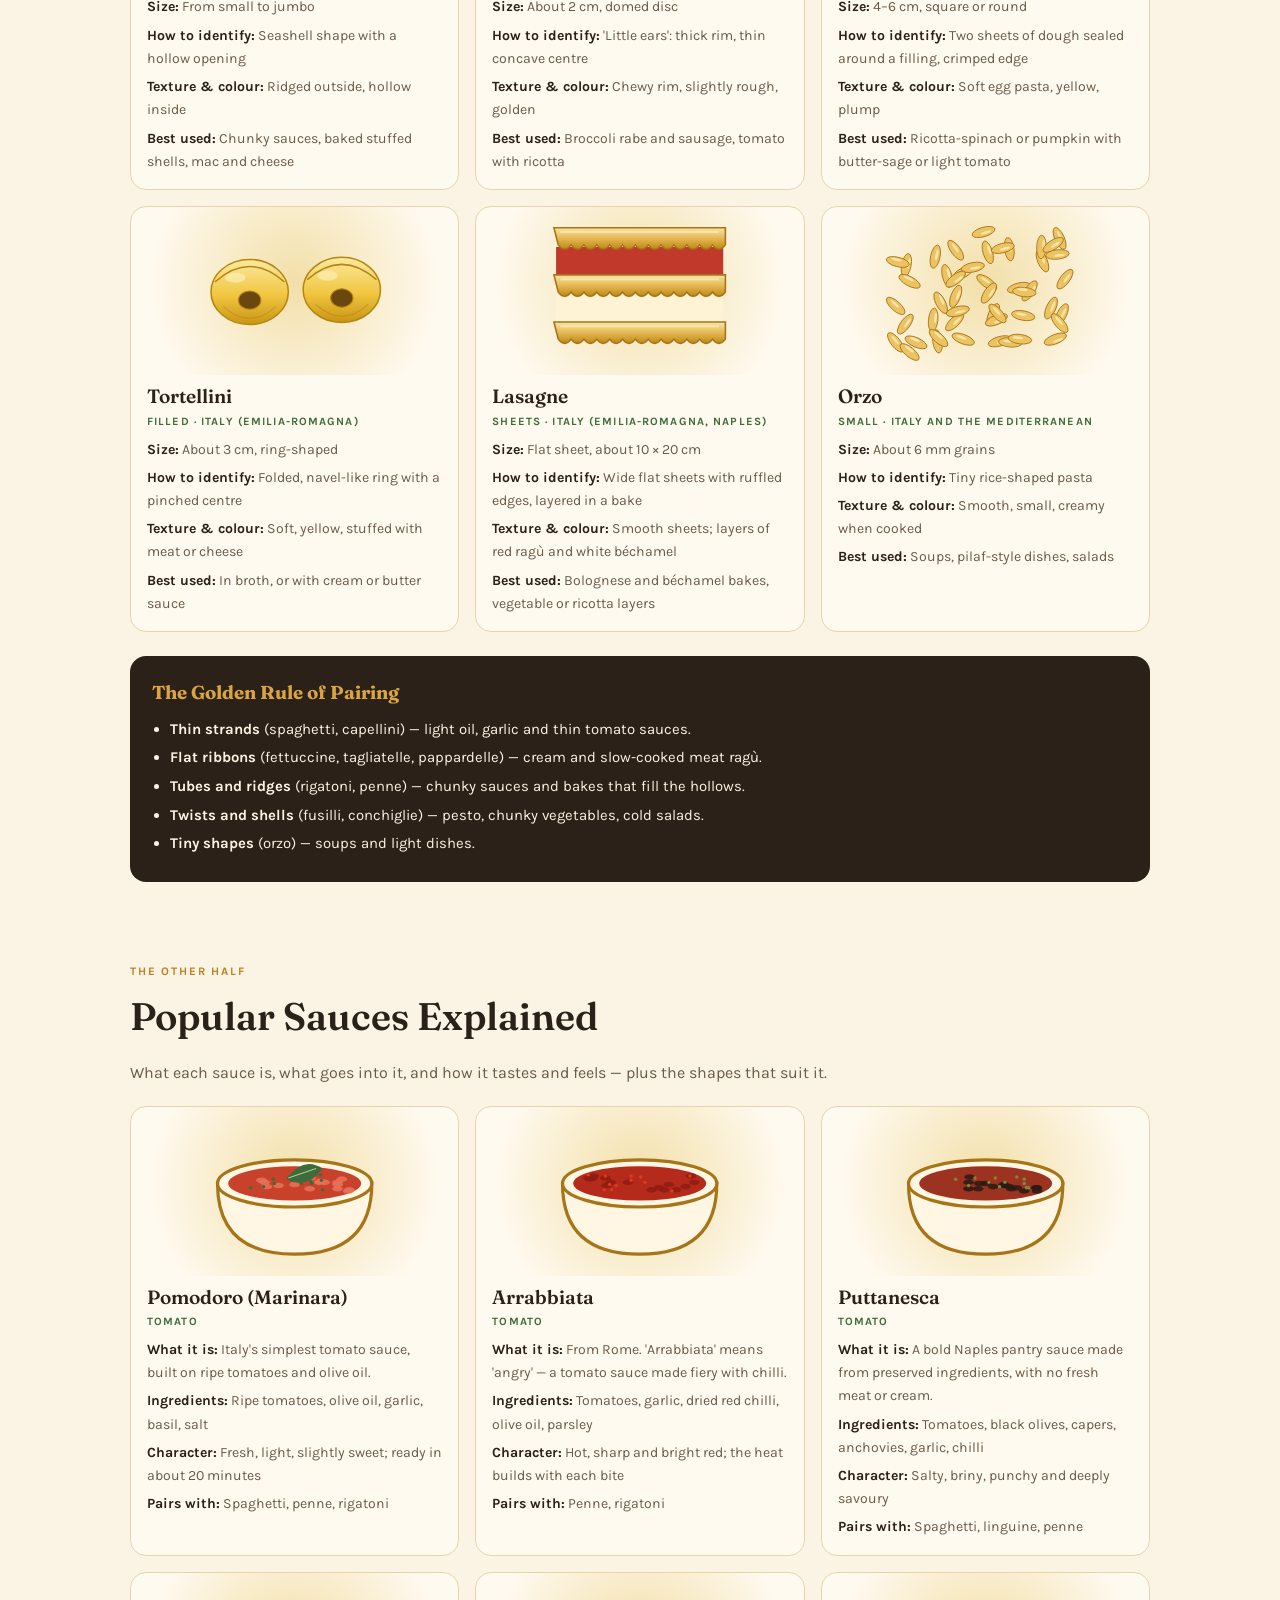
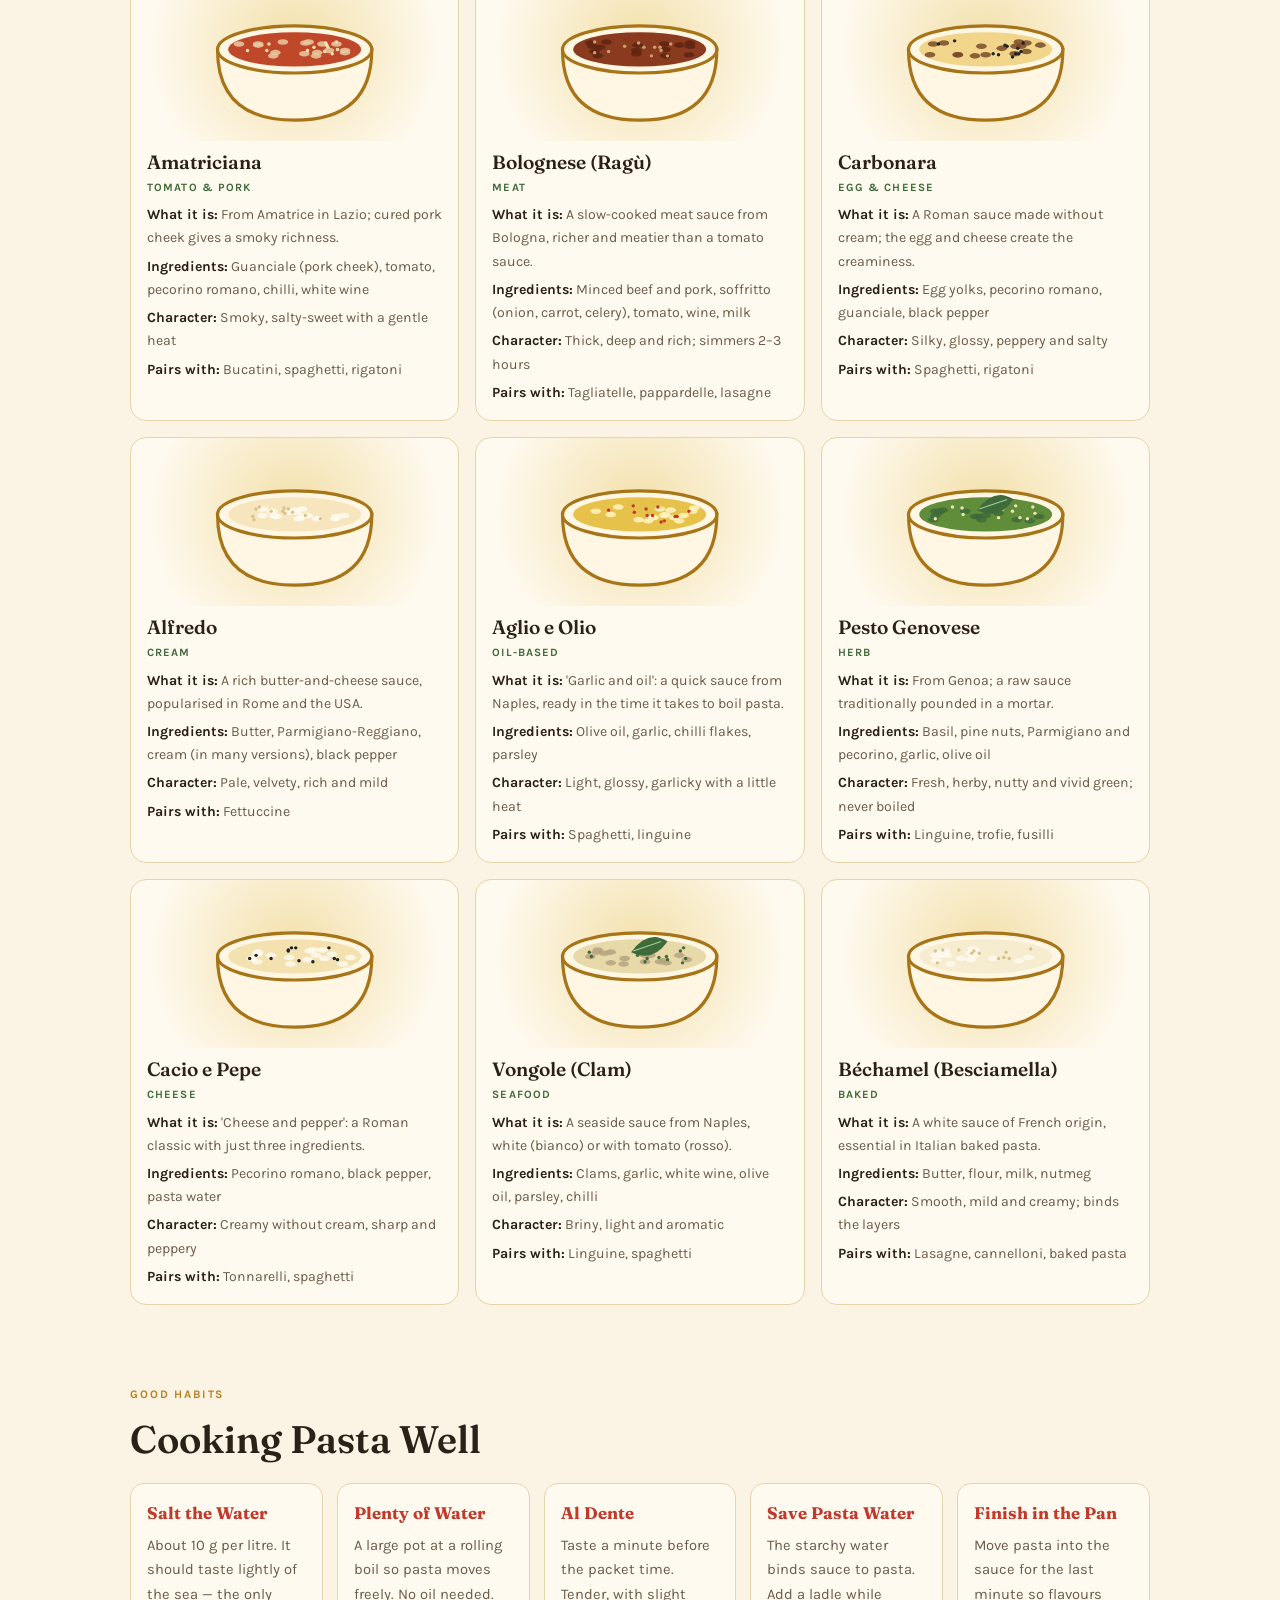
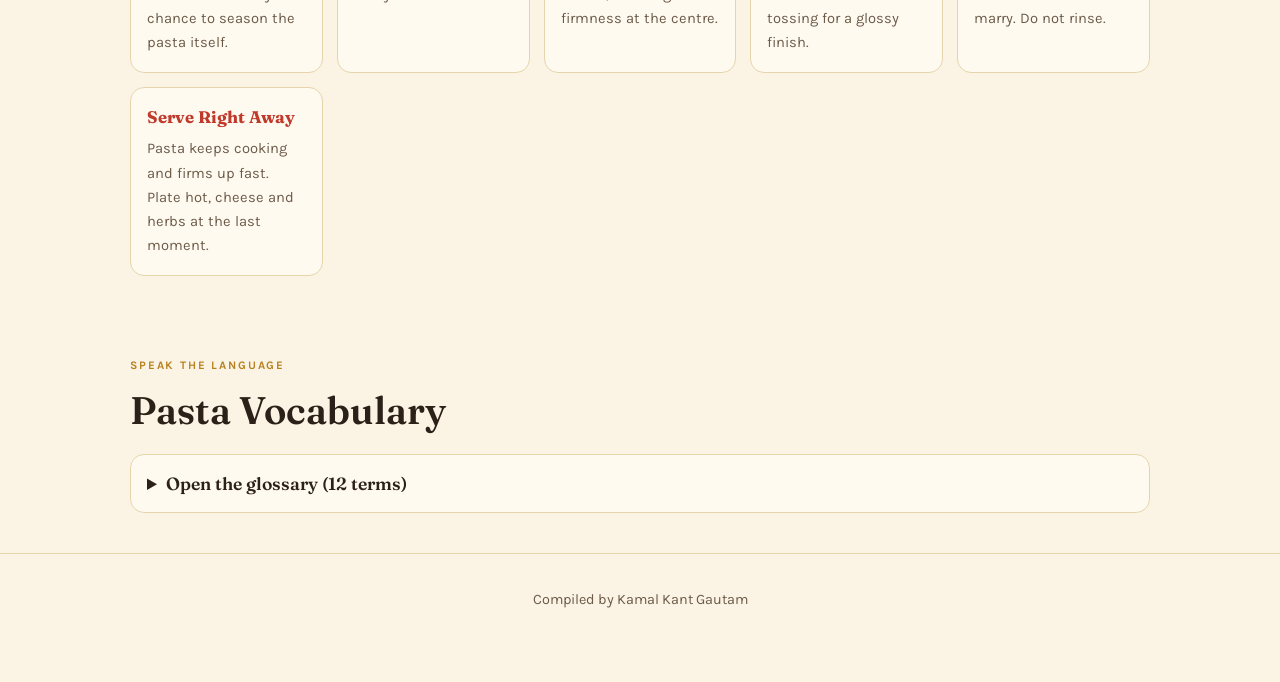
<file: guides/pasta.html>
<!DOCTYPE html>
<html lang="en">
<head>
<meta charset="UTF-8">
<meta name="viewport" content="width=device-width, initial-scale=1">
<title>The Pasta Guide</title>
<link rel="preconnect" href="https://fonts.googleapis.com">
<link href="https://fonts.googleapis.com/css2?family=Fraunces:ital,opsz,wght@0,9..144,400;0,9..144,600;0,9..144,800;1,9..144,400&family=Karla:wght@400;500;700&display=swap" rel="stylesheet">
<script>document.documentElement.className='js';</script>
<style>
:root{--cream:#fbf4e4;--semolina:#f2dfa8;--durum:#d9a441;--gold:#b8801f;--tomato:#c0392b;--basil:#3f6b3a;--ink:#2b2118;--mute:#6b5a48;--card:#fffaf0;--line:#e6d5ab;--navbg:rgba(251,244,228,.95);--bowl:#fff7e3;--inkbox:#2b2118;--onink:#fbf4e4}
html[data-theme=dark]{--cream:#17120d;--semolina:#3a2e17;--card:#221a12;--ink:#f3e8d0;--mute:#bba98c;--line:#3a2d1e;--navbg:rgba(23,18,13,.95);--bowl:#3a2d1e;--inkbox:#2e2418;--onink:#f3e8d0;--gold:#e0a840}
*{box-sizing:border-box;margin:0;padding:0}
html{scroll-behavior:smooth;scroll-padding-top:64px}
body{font-family:'Karla',sans-serif;background:var(--cream);color:var(--ink);line-height:1.65;transition:background .3s,color .3s}
h1,h2,h3,.nm{font-family:'Fraunces',serif}
#prog{position:fixed;top:0;left:0;height:3px;width:0;background:var(--tomato);z-index:90}
nav{position:sticky;top:0;z-index:50;background:var(--navbg);backdrop-filter:blur(6px);border-bottom:1px solid var(--line);display:flex;gap:4px;overflow-x:auto;padding:10px 64px 10px 14px;justify-content:center}
nav a{white-space:nowrap;text-decoration:none;color:var(--ink);font-size:.88rem;font-weight:500;padding:5px 12px;border-radius:20px}
nav a:hover{background:var(--semolina)}
#theme{position:fixed;top:6px;right:10px;z-index:95;width:40px;height:40px;border-radius:50%;border:1px solid var(--line);background:var(--card);font-size:1.15rem;cursor:pointer;box-shadow:0 2px 8px rgba(0,0,0,.15)}
.hero{text-align:center;padding:48px 20px 44px;background:radial-gradient(circle at 50% 0,var(--semolina),var(--cream) 70%)}
.hsv{width:230px;max-width:70%;height:auto;margin-bottom:6px;overflow:visible}
.steam path{animation:st 3s ease-in infinite;opacity:0}
@keyframes st{0%{transform:translateY(12px);opacity:0}40%{opacity:.9}100%{transform:translateY(-16px);opacity:0}}
.bob{animation:bob 4s ease-in-out infinite alternate;transform-origin:120px 110px}
@keyframes bob{to{transform:translateY(-4px) rotate(-1.5deg)}}
.eyebrow{letter-spacing:.2em;text-transform:uppercase;font-size:.75rem;color:var(--tomato);font-weight:700}
.hero h1{font-size:clamp(2.4rem,7vw,4.2rem);font-weight:800;line-height:1.05;margin:8px 0 12px}
.hero h1 em{color:var(--tomato);font-weight:400}
.hero p{max-width:560px;margin:auto;color:var(--mute);font-size:1.05rem}
section{max-width:1060px;margin:auto;padding:40px 20px}
.kick{color:var(--gold);font-weight:700;letter-spacing:.16em;font-size:.72rem;text-transform:uppercase}
h2{font-size:clamp(1.7rem,4vw,2.4rem);margin:4px 0 12px;font-weight:600}
.lead{max-width:700px;color:var(--mute);margin-bottom:20px}
.grid{display:grid;grid-template-columns:repeat(auto-fit,minmax(160px,1fr));gap:14px}
.box{background:var(--card);border:1px solid var(--line);border-radius:14px;padding:16px;transition:transform .3s,box-shadow .3s}
.box:hover,.card:hover{transform:translateY(-4px);box-shadow:0 8px 20px rgba(120,80,10,.15)}
.box h3{font-size:1.05rem;margin-bottom:6px;color:var(--tomato)}
.box p{font-size:.92rem;color:var(--mute)}
.two{display:grid;grid-template-columns:repeat(auto-fit,minmax(260px,1fr));gap:14px;margin-top:14px}
.stats{display:grid;grid-template-columns:repeat(auto-fit,minmax(130px,1fr));gap:12px;margin-top:14px}
.stat{background:var(--inkbox);color:var(--onink);border-radius:12px;padding:14px;text-align:center}
.stat b{display:block;font-family:'Fraunces',serif;font-size:1.5rem;color:var(--durum)}
.stat span{font-size:.8rem;opacity:.85}
.tl{border-left:3px solid var(--durum);margin-left:8px;padding-left:22px}
.tl div{position:relative;margin-bottom:18px}
.tl div:before{content:"";position:absolute;left:-30px;top:6px;width:13px;height:13px;border-radius:50%;background:var(--tomato);border:3px solid var(--cream)}
.tl b{font-family:'Fraunces',serif;color:var(--gold)}
.tl p{color:var(--mute);font-size:.94rem}
.steps{counter-reset:s;display:grid;grid-template-columns:repeat(auto-fit,minmax(200px,1fr));gap:16px}
.step{counter-increment:s;background:var(--card);border:1px solid var(--line);border-radius:14px;padding:18px 16px 14px;position:relative}
.step:before{content:counter(s);position:absolute;top:-12px;left:16px;background:var(--tomato);color:#fff;width:28px;height:28px;border-radius:50%;display:grid;place-items:center;font-weight:700;font-size:.85rem}
.step h3{font-size:1.02rem;margin:4px 0}
.step p{font-size:.9rem;color:var(--mute)}
.filters{display:flex;flex-wrap:wrap;gap:8px;margin-bottom:18px}
.filters button{font:inherit;font-size:.85rem;border:1px solid var(--line);background:var(--card);padding:6px 14px;border-radius:20px;cursor:pointer;color:var(--ink)}
.filters button.on,.filters button:hover{background:var(--tomato);color:#fff;border-color:var(--tomato)}
.cards{display:grid;grid-template-columns:repeat(auto-fill,minmax(270px,1fr));gap:16px}
.card{background:var(--card);border:1px solid var(--line);border-radius:16px;overflow:hidden;transition:transform .3s,box-shadow .3s}
.art{background:radial-gradient(circle at 50% 45%,var(--semolina),transparent 78%);padding:10px 8px 0}
.art svg{width:100%;height:150px;animation:fl 5s ease-in-out infinite alternate;transition:transform .4s}
.card:nth-child(2n) .art svg{animation-delay:-2s}.card:nth-child(3n) .art svg{animation-delay:-3.5s}
.card:hover .art svg{transform:scale(1.07) rotate(-2deg)}
@keyframes fl{to{transform:translateY(-5px)}}
.ci{padding:6px 16px 16px;font-size:.88rem;color:var(--mute)}
.ci .nm{font-size:1.2rem;font-weight:600;color:var(--ink);display:block}
.tag{font-size:.7rem;color:var(--basil);font-weight:700;text-transform:uppercase;letter-spacing:.1em;display:block;margin-bottom:6px}
html[data-theme=dark] .tag{color:#8fc08a}
.ci p{margin-top:5px}.ci b{color:var(--ink)}
.rule{background:var(--inkbox);color:var(--onink);border-radius:16px;padding:22px;margin-top:24px}
.rule h3{color:var(--durum);margin-bottom:8px}
.rule li{margin:4px 0 4px 18px;font-size:.93rem}
.gl{background:var(--card);border:1px solid var(--line);border-radius:14px}
.gl summary{cursor:pointer;padding:14px 16px;font-family:'Fraunces',serif;font-size:1.1rem;font-weight:600}
.gl dl{display:grid;grid-template-columns:repeat(auto-fit,minmax(260px,1fr));gap:10px 28px;padding:4px 16px 18px}
.gl dt{font-family:'Fraunces',serif;font-weight:600;color:var(--tomato)}
.gl dd{font-size:.9rem;color:var(--mute);margin-bottom:6px}
footer{text-align:center;padding:34px 20px 70px;color:var(--mute);font-size:.9rem;border-top:1px solid var(--line)}
.fab{position:fixed;right:16px;width:52px;height:52px;border-radius:50%;border:none;cursor:pointer;display:grid;place-items:center;box-shadow:0 4px 14px rgba(0,0,0,.3);z-index:85}
#top{bottom:18px;background:var(--ink);color:var(--cream);opacity:0;transform:scale(.7);pointer-events:none;transition:.25s}
#top.show{opacity:1;transform:none;pointer-events:auto}
#ask{bottom:80px;background:var(--tomato);color:#fff}
.fab svg{width:24px;height:24px}
#modal{position:fixed;inset:0;background:rgba(30,20,10,.6);display:none;place-items:center;z-index:100;padding:16px}
#modal.open{display:grid}
.mc{background:var(--cream);color:var(--ink);border-radius:16px;padding:24px;width:100%;max-width:400px;position:relative}
.mc h3{font-size:1.3rem;margin-bottom:4px}
.mc p{font-size:.88rem;color:var(--mute);margin-bottom:12px}
.mc input,.mc textarea{width:100%;font:inherit;padding:10px;border:1px solid var(--line);border-radius:8px;margin-bottom:10px;background:var(--card);color:var(--ink)}
.mc textarea{min-height:100px;resize:vertical}
.mc button[type=submit]{width:100%;background:var(--tomato);color:#fff;border:none;padding:11px;border-radius:8px;font:inherit;font-weight:700;cursor:pointer}
.mc button:disabled{opacity:.6}
.x{position:absolute;top:8px;right:12px;background:none;border:none;font-size:1.6rem;cursor:pointer;color:var(--mute)}
.js .rv{opacity:0;transform:translateY(20px);transition:opacity .6s,transform .6s}
.js .rv.in{opacity:1;transform:none}
@media(prefers-reduced-motion:reduce){*{animation:none!important;transition:none!important}.js .rv{opacity:1;transform:none}}
</style>
<link rel="icon" href="../assets/favicon.png"><link rel="stylesheet" href="../assets/fiq-common.css"></head>
<body>
<svg width="0" height="0" style="position:absolute" aria-hidden="true"><defs>
<linearGradient id="gs" x1="0" y1="0" x2="0" y2="1"><stop offset="0" stop-color="#f8e6a6"/><stop offset=".55" stop-color="#e3b24c"/><stop offset="1" stop-color="#b98a14"/></linearGradient>
<linearGradient id="ge" x1="0" y1="0" x2="0" y2="1"><stop offset="0" stop-color="#fbe9a0"/><stop offset=".55" stop-color="#f1c640"/><stop offset="1" stop-color="#c99414"/></linearGradient>
<radialGradient id="gr" cx=".45" cy=".4" r=".7"><stop offset="0" stop-color="#fbe9a8"/><stop offset=".6" stop-color="#e3b24c"/><stop offset="1" stop-color="#b98a14"/></radialGradient>
</defs></svg>
<div id="prog"></div>
<button id="theme" aria-label="Toggle dark or light mode">🌙</button>
<nav><a class="fiq-home" href="../index.html" aria-label="Flavour IQ home"><img src="../assets/logo.png" alt="Flavour IQ"></a>
<a href="#basics">Basics</a><a href="#history">History</a><a href="#making">Making</a><a href="#shapes">Types &amp; Shapes</a><a href="#sauces">Sauces</a><a href="#cook">Cooking</a><a href="#glossary">Glossary</a>
</nav>

<header class="hero">
<svg class="hsv" viewBox="0 0 240 200" fill="none" stroke-linecap="round">
<ellipse cx="120" cy="112" rx="90" ry="14" fill="none" stroke="var(--ink)" stroke-width="4"/>
<g class="steam" stroke="#d9a441" stroke-width="3"><path d="M95 52c-8-10 8-14 0-26"/><path d="M120 46c-8-10 8-14 0-26" style="animation-delay:.8s"/><path d="M146 52c-8-10 8-14 0-26" style="animation-delay:1.6s"/></g>
<path d="M30 112Q30 186 120 186T210 112Z" fill="var(--card)" stroke="var(--ink)" stroke-width="4"/>
<path d="M44 150Q120 176 196 150" stroke="#c0392b" stroke-width="5"/>
<g class="bob">
<path d="M52 112Q56 50 120 50T188 112Z" fill="#e3b24c" stroke="#a87418" stroke-width="2"/>
<g stroke-width="5"><path d="M56 110Q120 34 184 110" stroke="#a87418"/><path d="M62 110Q120 44 178 110" stroke="#f8e6a6"/><path d="M70 110Q120 54 170 110" stroke="#c99414"/><path d="M78 110Q120 62 162 110" stroke="#f8e6a6"/><path d="M88 110Q120 70 152 110" stroke="#a87418"/><path d="M98 110Q120 80 142 110" stroke="#f8e6a6"/></g>
<ellipse cx="120" cy="66" rx="22" ry="12" fill="#c0392b"/><ellipse cx="113" cy="62" rx="7" ry="3" fill="#e8735a"/>
<path d="M126 62Q142 40 156 52Q146 70 126 62Z" fill="#3f6b3a"/><path d="M128 61L150 52" stroke="#9fd09a" stroke-width="1.5"/>
</g>
</svg>
<div class="eyebrow">Compiled by Kamal Kant Gautam</div>
<h1>The Pasta <em>Guide</em></h1>
<p>From a handful of flour and water to hundreds of shapes — what pasta is, how it's made, where it came from, how each shape looks and feels, and which sauce belongs with it.</p>
</header>

<section id="basics">
<div class="kick rv">The Foundation</div><h2 class="rv">What Is Pasta?</h2>
<p class="lead rv">Pasta is an unleavened dough of wheat flour and water (or eggs), shaped, then cooked in boiling water. Simple ingredients, endless variety — the shape, the flour and the sauce decide everything.</p>
<div class="grid rv">
<div class="box"><h3>Durum Semolina</h3><p>Coarse flour from hard durum wheat. High in protein and gluten, it gives dried pasta its golden colour and firm "al dente" bite.</p></div>
<div class="box"><h3>Soft Wheat (00)</h3><p>Finely milled, silky and tender. Mixed with eggs, it makes delicate fresh pasta such as tagliatelle and filled pastas.</p></div>
<div class="box"><h3>Water or Eggs</h3><p>Dried pasta is usually semolina and water only. Fresh egg pasta uses roughly one egg per 100 g of flour for a rich, supple dough.</p></div>
<div class="box"><h3>Other Grains</h3><p>Whole wheat, buckwheat, chickpea, lentil and rice flours make wholegrain and gluten-free versions. Colour can come from spinach, beetroot, tomato or squid ink.</p></div>
</div>
<div class="two rv">
<div class="box"><h3>Fresh Pasta (Pasta Fresca)</h3><p>Egg and soft flour, rolled and cut by hand or machine. Soft and tender, cooks in 2–4 minutes. Best with butter, cream and light sauces. Short shelf life.</p></div>
<div class="box"><h3>Dried Pasta (Pasta Secca)</h3><p>Semolina and water, extruded and slow-dried. Firm, holds its shape, cooks in 8–12 minutes. Keeps for up to two years and carries robust, oily or tomato-based sauces.</p></div>
</div>
<div class="stats rv"><div class="stat"><b>350+</b><span>recorded shapes</span></div><div class="stat"><b>~1 L</b><span>water per 100 g</span></div><div class="stat"><b>8–12 min</b><span>dried cook time</span></div><div class="stat"><b>2 yrs</b><span>dried shelf life</span></div></div>
</section>

<section id="history">
<div class="kick rv">Through the Ages</div><h2 class="rv">A Brief History</h2>
<div class="tl rv">
<div><b>Ancient roots</b><p>Noodle-like doughs appear in many early cultures. Etruscan and Roman tables knew <i>lagana</i>, a flat baked sheet that is a distant ancestor of lasagne.</p></div>
<div><b>~12th century — Sicily</b><p>Dried pasta is documented in Sicily, where durum wheat grows well. The geographer al-Idrisi describes strands of dough made and exported near Palermo.</p></div>
<div><b>13th–14th century</b><p>Dried pasta travels by sea from ports like Genoa and Naples. Its long shelf life suits ships and trade. The Marco Polo story is a popular myth — pasta was already in Italy.</p></div>
<div><b>17th–18th century — Naples</b><p>Mechanical presses and drying racks make pasta cheap and plentiful. Naples becomes the pasta capital.</p></div>
<div><b>19th century</b><p>Tomato sauce joins pasta, creating the pairing now seen as classic. Factories scale up production.</p></div>
<div><b>20th century onward</b><p>Pasta spreads worldwide with migration, with regional shapes plus wholegrain and gluten-free versions.</p></div>
</div>
</section>

<section id="making">
<div class="kick rv">From Wheat to Plate</div><h2 class="rv">How Pasta Is Made</h2>
<div class="steps rv">
<div class="step"><h3>Milling</h3><p>Durum wheat is cleaned and milled into coarse semolina.</p></div>
<div class="step"><h3>Mixing</h3><p>Semolina and water (or eggs) become a crumbly dough, kneaded until smooth and elastic.</p></div>
<div class="step"><h3>Shaping</h3><p>Dough is rolled into sheets and cut, or pushed through a die. Bronze dies leave a rough surface that holds sauce; Teflon dies give a smoother finish.</p></div>
<div class="step"><h3>Drying</h3><p>Dried pasta is dried slowly under controlled heat and humidity, from hours to a couple of days, for strength and flavour.</p></div>
<div class="step"><h3>Resting &amp; Packing</h3><p>Fresh pasta is rested, cut and used or chilled quickly. Dried pasta is cooled and packed.</p></div>
<div class="step"><h3>Cooking</h3><p>Boiled in well-salted water to al dente, then finished in the sauce with a splash of starchy pasta water.</p></div>
</div>
</section>

<section id="shapes">
<div class="kick rv">The Shape Directory</div><h2 class="rv">Major Types of Pasta</h2>
<p class="lead rv">Each card shows what the pasta looks like — its shape, colour and surface — plus how to recognise it and where it is best used. Filter by family.</p>
<div class="filters" id="filters"></div>
<div class="cards" id="cards"></div>
<div class="rule rv"><h3>The Golden Rule of Pairing</h3><ul>
<li><b>Thin strands</b> (spaghetti, capellini) — light oil, garlic and thin tomato sauces.</li>
<li><b>Flat ribbons</b> (fettuccine, tagliatelle, pappardelle) — cream and slow-cooked meat ragù.</li>
<li><b>Tubes and ridges</b> (rigatoni, penne) — chunky sauces and bakes that fill the hollows.</li>
<li><b>Twists and shells</b> (fusilli, conchiglie) — pesto, chunky vegetables, cold salads.</li>
<li><b>Tiny shapes</b> (orzo) — soups and light dishes.</li></ul></div>
</section>

<section id="sauces">
<div class="kick rv">The Other Half</div><h2 class="rv">Popular Sauces Explained</h2>
<p class="lead rv">What each sauce is, what goes into it, and how it tastes and feels — plus the shapes that suit it.</p>
<div class="cards" id="sauceCards"></div>
</section>

<section id="cook">
<div class="kick rv">Good Habits</div><h2 class="rv">Cooking Pasta Well</h2>
<div class="grid rv">
<div class="box"><h3>Salt the Water</h3><p>About 10 g per litre. It should taste lightly of the sea — the only chance to season the pasta itself.</p></div>
<div class="box"><h3>Plenty of Water</h3><p>A large pot at a rolling boil so pasta moves freely. No oil needed.</p></div>
<div class="box"><h3>Al Dente</h3><p>Taste a minute before the packet time. Tender, with slight firmness at the centre.</p></div>
<div class="box"><h3>Save Pasta Water</h3><p>The starchy water binds sauce to pasta. Add a ladle while tossing for a glossy finish.</p></div>
<div class="box"><h3>Finish in the Pan</h3><p>Move pasta into the sauce for the last minute so flavours marry. Do not rinse.</p></div>
<div class="box"><h3>Serve Right Away</h3><p>Pasta keeps cooking and firms up fast. Plate hot, cheese and herbs at the last moment.</p></div>
</div>
</section>

<section id="glossary">
<div class="kick rv">Speak the Language</div><h2 class="rv">Pasta Vocabulary</h2>
<details class="gl rv"><summary>Open the glossary (12 terms)</summary>
<dl>
<div><dt>Al dente</dt><dd>"To the tooth" — cooked but still slightly firm.</dd></div>
<div><dt>Semolina</dt><dd>Coarsely ground durum wheat used for dried pasta.</dd></div>
<div><dt>Durum</dt><dd>A hard wheat rich in protein and gluten.</dd></div>
<div><dt>Bronze die</dt><dd>Metal extruder plate that gives a rough, sauce-gripping surface.</dd></div>
<div><dt>Pasta fresca</dt><dd>Fresh pasta, usually made with eggs.</dd></div>
<div><dt>Pasta secca</dt><dd>Dried pasta, usually semolina and water.</dd></div>
<div><dt>Ragù</dt><dd>Slow-cooked meat sauce.</dd></div>
<div><dt>Pasta water</dt><dd>Starchy cooking water used to bind and loosen sauce.</dd></div>
<div><dt>Mantecare</dt><dd>To toss vigorously with fat and starch until creamy.</dd></div>
<div><dt>Sfoglia</dt><dd>A thin sheet of rolled fresh pasta dough.</dd></div>
<div><dt>Rigate</dt><dd>Ridged; the grooves hold more sauce.</dd></div>
<div><dt>Lisce</dt><dd>Smooth; best with lighter, slippery sauces.</dd></div>
</dl></details>
</section>

<footer>Compiled by Kamal Kant Gautam</footer>

<button class="fab" id="ask" aria-label="Have a query?"><svg viewBox="0 0 24 24" fill="none" stroke="currentColor" stroke-width="2.4" stroke-linecap="round"><circle cx="12" cy="12" r="10"/><path d="M9.5 9.5a2.5 2.5 0 1 1 3.5 2.3c-.7.4-1 .9-1 1.7M12 17h.01"/></svg></button>
<button class="fab" id="top" aria-label="Back to top"><svg viewBox="0 0 24 24" fill="none" stroke="currentColor" stroke-width="2.8" stroke-linecap="round" stroke-linejoin="round"><path d="M6 15l6-6 6 6"/></svg></button>

<div id="modal"><div class="mc"><button class="x" id="close" aria-label="Close" type="button">&times;</button>
<h3>Have a query?</h3><p>Send your question and it will reach the author directly.</p>
<form id="form"><input type="text" name="name" placeholder="Your name" required><input type="email" name="email" placeholder="Your email" required><textarea name="message" placeholder="Your query or message" required></textarea><button type="submit">Submit</button></form></div></div>

<script>
(function(){
var sd=7;function R(){sd=sd*16807%2147483647;return sd/2147483647}
function C(c){return c=='e'?['#f1c640','#fbe9a0','#b58610']:['#e3b24c','#f8e6a6','#a87418']}
function tube(cx,cy,rot,L,H,rg,c,pen){var k=C(c),b=k[0],h=k[1],d=k[2],g='<g transform="translate('+cx+' '+cy+') rotate('+rot+')">',i,y;
if(pen){var q=H/2;g+='<polygon points="'+(-L/2-q)+','+H/2+' '+(-L/2+q)+','+(-H/2)+' '+(L/2+q)+','+(-H/2)+' '+(L/2-q)+','+H/2+'" fill="'+b+'" stroke="'+d+'" stroke-width="1.5" stroke-linejoin="round"/>';
for(i=1;i<=rg;i++){y=-H/2+i*H/(rg+1);g+='<line x1="'+(-L/2-y+4)+'" y1="'+y+'" x2="'+(L/2-y-4)+'" y2="'+y+'" stroke="'+d+'" stroke-width="1" opacity=".55"/>'}
g+='<line x1="'+(-L/2+H/2+6)+'" y1="'+(-H/2+3)+'" x2="'+(L/2+H/2-8)+'" y2="'+(-H/2+3)+'" stroke="'+h+'" stroke-width="2" opacity=".8"/><ellipse cx="'+L/2+'" cy="0" rx="'+H*.2+'" ry="'+H*.7+'" transform="rotate(45 '+L/2+' 0)" fill="'+h+'" stroke="'+d+'"/><ellipse cx="'+L/2+'" cy="0" rx="'+H*.11+'" ry="'+H*.5+'" transform="rotate(45 '+L/2+' 0)" fill="#6b4710"/>'}
else{g+='<rect x="'+(-L/2)+'" y="'+(-H/2)+'" width="'+L+'" height="'+H+'" rx="5" fill="'+b+'" stroke="'+d+'" stroke-width="1.5"/>';
for(i=1;i<=rg;i++){y=-H/2+i*H/(rg+1);g+='<line x1="'+(-L/2+3)+'" y1="'+y+'" x2="'+(L/2-3)+'" y2="'+y+'" stroke="'+d+'" stroke-width="1.2" opacity=".6"/>'}
g+='<line x1="'+(-L/2+6)+'" y1="'+(-H/2+3)+'" x2="'+(L/2-6)+'" y2="'+(-H/2+3)+'" stroke="'+h+'" stroke-width="2" opacity=".8"/><ellipse cx="'+L/2+'" cy="0" rx="'+H*.2+'" ry="'+H/2+'" fill="'+h+'" stroke="'+d+'"/><ellipse cx="'+L/2+'" cy="0" rx="'+H*.11+'" ry="'+H*.36+'" fill="#6b4710"/>'}
return g+'</g>'}
function elbow(x,y,s){return '<g transform="translate('+x+' '+y+') scale('+s+')"><path d="M0,0V46Q0,84 38,84H78" fill="none" stroke="#a87418" stroke-width="30"/><path d="M0,0V46Q0,84 38,84H78" fill="none" stroke="#e3b24c" stroke-width="26"/><path d="M-6,0V46Q-6,78 38,78H78" fill="none" stroke="#f8e6a6" stroke-width="5" opacity=".7"/><ellipse cx="0" cy="0" rx="13" ry="5" fill="#6b4710" stroke="#a87418"/><ellipse cx="78" cy="84" rx="5" ry="13" fill="#6b4710" stroke="#a87418"/></g>'}
function spiral(cx,cy,rot){var g='<g transform="translate('+cx+' '+cy+') rotate('+rot+')">',i,y;for(i=0;i<8;i++){y=-44+i*12;g+='<line x1="-26" y1="'+(y+10)+'" x2="26" y2="'+(y-5)+'" stroke="#a87418" stroke-width="13" stroke-linecap="round"/><line x1="-26" y1="'+(y+10)+'" x2="26" y2="'+(y-5)+'" stroke="'+(i%2?'#e3b24c':'#ecc363')+'" stroke-width="11" stroke-linecap="round"/><line x1="-22" y1="'+(y+7)+'" x2="18" y2="'+(y-3)+'" stroke="#f8e6a6" stroke-width="2" stroke-linecap="round" opacity=".8"/>'}return g+'</g>'}
function bow(cx,cy,s){return '<g transform="translate('+cx+' '+cy+') scale('+s+')"><path id="w" d="M0,0C-20,-42-58,-48-62,-30C-52,0-52,0-62,30C-58,48-20,42,0,0Z" fill="url(#gs)" stroke="#a87418" stroke-width="1.5"/><path d="M0,0C20,-42 58,-48 62,-30C52,0 52,0 62,30C58,48 20,42 0,0Z" fill="url(#gs)" stroke="#a87418" stroke-width="1.5"/><g stroke="#a87418" stroke-width="1" opacity=".6"><path d="M-8,-2Q-30,-14-48,-22M-8,0Q-32,0-52,0M-8,2Q-30,14-48,22M8,-2Q30,-14 48,-22M8,0Q32,0 52,0M8,2Q30,14 48,22"/></g><rect x="-7" y="-14" width="14" height="28" rx="4" fill="#d6a23e" stroke="#a87418"/><path d="M-3,-10V10M3,-10V10" stroke="#a87418" opacity=".7"/></g>'}
function shell(cx,cy,s,rot){var g='<g transform="translate('+cx+' '+cy+') rotate('+rot+') scale('+s+')"><path d="M-40,26C-58,10-52,-30-12,-40C30,-50 58,-10 44,22C34,34 10,40-40,26Z" fill="url(#gr)" stroke="#a87418" stroke-width="1.5"/>',i;for(i=-4;i<=4;i++)g+='<path d="M-40,26Q'+(-20+i*8)+','+(-14-Math.abs(i)*2)+' '+(i*9+2)+','+(-38+Math.abs(i)*4)+'" stroke="#a87418" fill="none" opacity=".55"/>';return g+'<path d="M-10,34C14,40 36,34 44,22C34,8 4,10-10,34Z" fill="#6b4710"/><path d="M-10,34C14,40 36,34 44,22" stroke="#f8e6a6" fill="none" stroke-width="2"/></g>'}
function ear(x,y,rx,ry,rot){return '<g transform="rotate('+rot+' '+x+' '+y+')"><ellipse cx="'+x+'" cy="'+y+'" rx="'+rx+'" ry="'+ry+'" fill="url(#gr)" stroke="#a87418" stroke-width="1.5"/><ellipse cx="'+x+'" cy="'+y+'" rx="'+rx*.62+'" ry="'+ry*.6+'" fill="#d9a843" opacity=".55"/><ellipse cx="'+(x-rx*.15)+'" cy="'+(y-ry*.2)+'" rx="'+rx*.3+'" ry="'+ry*.2+'" fill="#fbe9a8" opacity=".7"/></g>'}
function sq(x,y,rot,s){return '<g transform="translate('+x+' '+y+') rotate('+rot+') scale('+s+')"><rect x="-36" y="-36" width="72" height="72" rx="10" fill="url(#ge)" stroke="#b58610" stroke-width="1.5"/><rect x="-29" y="-29" width="58" height="58" rx="6" fill="none" stroke="#b58610" stroke-width="1.5" stroke-dasharray="2 3"/><ellipse cx="0" cy="0" rx="22" ry="20" fill="#fbe9a0" opacity=".45"/><ellipse cx="-8" cy="-8" rx="9" ry="6" fill="#fff6c9" opacity=".6"/></g>'}
function tort(x,y,s){return '<g transform="translate('+x+' '+y+') scale('+s+')"><ellipse cx="0" cy="0" rx="38" ry="32" fill="url(#ge)" stroke="#b58610" stroke-width="1.5"/><path d="M-34,-10Q0,-40 34,-10" fill="none" stroke="#b58610" stroke-width="1.5"/><ellipse cx="0" cy="8" rx="11" ry="9" fill="#6b4710" stroke="#b58610"/><path d="M-26,14Q0,38 26,14" fill="none" stroke="#b58610" opacity=".6"/><ellipse cx="-14" cy="-14" rx="10" ry="5" fill="#fff6c9" opacity=".55"/></g>'}
function sheets(){var g='',i,j,y;for(i=0;i<3;i++){y=10+i*44;if(i<2)g+='<rect x="22" y="'+(y+18)+'" width="156" height="30" fill="'+(i?'#fff3d6':'#c0392b')+'"/>';
g+='<path d="M20,'+y+'H180V'+(y+16)+(function(){var s='';for(j=0;j<13;j++)s+='q-6,8 -12,0';return s})()+'Z" fill="url(#gs)" stroke="#a87418" stroke-width="1.5"/><line x1="26" y1="'+(y+4)+'" x2="174" y2="'+(y+4)+'" stroke="#f8e6a6" stroke-width="2"/>'}return g}
var ART={
strands:function(n,w,c,hol){var k=C(c),s='',i,x,sg,p;n=+n;w=+w;for(i=0;i<n;i++){x=30+i*(140/(n-1));sg=i%2?1:-1;p='M'+x+',8C'+(x+10*sg)+',48 '+(x-10*sg)+',92 '+x+',130';s+='<path d="'+p+'" stroke="'+k[2]+'" stroke-width="'+(w+1.6)+'" fill="none" stroke-linecap="round" transform="translate(1.5 1.5)" opacity=".5"/><path d="'+p+'" stroke="'+k[0]+'" stroke-width="'+w+'" fill="none" stroke-linecap="round"/><path d="'+p+'" stroke="'+k[1]+'" stroke-width="'+w*.28+'" fill="none" stroke-linecap="round" transform="translate('+(-w*.22)+' 0)" opacity=".8"/>';if(+hol)s+='<ellipse cx="'+x+'" cy="129" rx="'+w*.5+'" ry="'+w*.34+'" fill="#6b4710" stroke="'+k[2]+'"/>'}return s},
ribbon:function(w,c){var k=C(c),s='',n=w>20?3:w>10?4:5,i,x,j,y,t,bt;w=+w;for(i=0;i<n;i++){y=12+i*((128-w)/(n-1));t='';bt='';for(x=14;x<=188;x+=8){j=y+7*Math.sin(x/16+i*1.3);t+=(x==14?'M':'L')+x+','+j.toFixed(1);bt='L'+x+','+(j+w).toFixed(1)+bt}s+='<path d="'+t+bt+'Z" fill="'+k[0]+'" stroke="'+k[2]+'" stroke-width="1.2" stroke-linejoin="round"/><path d="'+t+'" fill="none" stroke="'+k[1]+'" stroke-width="1.8" transform="translate(0 2)" opacity=".8"/>'}return s},
penne:function(){return tube(100,30,-12,84,30,6,'s',1)+tube(92,72,8,84,30,6,'s',1)+tube(106,112,-6,84,30,6,'s',1)},
tube:function(){return tube(96,38,-10,84,38,7)+tube(104,100,8,84,38,7)},
paccheri:function(){return tube(100,40,-8,104,54,0)+tube(100,104,6,104,54,0)},
elbow:function(){return elbow(22,8,.8)+elbow(116,6,.8)+elbow(70,74,.58)},
spiral:function(){return spiral(58,72,-24)+spiral(142,70,22)},
bow:function(){return bow(52,70,.78)+bow(148,70,.78)},
shell:function(){return shell(56,64,.95,-10)+shell(146,78,.8,14)},
ear:function(){return ear(52,46,34,24,-14)+ear(142,42,32,23,12)+ear(60,102,30,22,10)+ear(146,100,34,24,-10)},
sq:function(){return sq(60,66,-10,.9)+sq(142,76,12,.9)},
tort:function(){return tort(58,70,.95)+tort(144,68,.95)},
sheet:sheets,
rice:function(){var s='',i,x,y,r;for(i=0;i<48;i++){x=16+R()*168;y=14+R()*112;r=R()*180;s+='<g transform="rotate('+r.toFixed(0)+' '+x.toFixed(0)+' '+y.toFixed(0)+')"><ellipse cx="'+x.toFixed(0)+'" cy="'+y.toFixed(0)+'" rx="11" ry="4.4" fill="#ecc363" stroke="#a87418" stroke-width=".8"/><ellipse cx="'+(x-2).toFixed(0)+'" cy="'+(y-1.5).toFixed(0)+'" rx="5" ry="1.2" fill="#f8e6a6"/></g>'}return s}};
function art(a){var p=a.split(',');return '<svg viewBox="0 0 200 140" role="img">'+ART[p[0]].apply(null,p.slice(1))+'</svg>'}
function bowlArt(c,d,g,t){var s='<path d="M28,62Q28,128 100,128T172,62Z" style="fill:var(--bowl)" stroke="#a87418" stroke-width="3"/><ellipse cx="100" cy="62" rx="72" ry="22" style="fill:var(--bowl)" stroke="#a87418" stroke-width="3"/><ellipse cx="100" cy="62" rx="62" ry="16" fill="'+c+'"/>',i;
for(i=0;i<16;i++)s+='<ellipse cx="'+(48+R()*104).toFixed(0)+'" cy="'+(55+R()*14).toFixed(0)+'" rx="5" ry="2.6" fill="'+d+'" opacity=".85"/>';
for(i=0;i<12;i++)s+='<circle cx="'+(52+R()*96).toFixed(0)+'" cy="'+(54+R()*15).toFixed(0)+'" r="1.6" fill="'+g+'"/>';
if(t=='b')s+='<path d="M92,58Q108,36 126,48Q112,68 92,58Z" fill="#3f6b3a"/><path d="M94,57L120,48" stroke="#9fd09a"/>';
return '<svg viewBox="0 0 200 140" role="img">'+s+'</svg>'}
// name|family|art|origin|size|how to identify|texture & colour|best used
var SH=["Spaghetti|Long|strands,6,5,s,0|Italy (Naples)|About 2 mm thick, 25–30 cm long|Long, thin, perfectly round rods|Smooth, pale gold, firm bite|Aglio e olio, carbonara, pomodoro, meatballs",
"Linguine|Long|ribbon,5,s|Italy (Liguria)|About 4 mm wide, flat-oval|Looks like flattened spaghetti; 'little tongues'|Smooth and slightly slippery, pale gold|Pesto, clams, lemon-olive oil and seafood sauces",
"Bucatini|Long|strands,5,8,s,1|Italy (Lazio)|About 3 mm thick, hollow|A thick strand with a tiny hole running through it|Chewy, springy, golden|Amatriciana, carbonara, buttery tomato sauces",
"Fettuccine|Ribbon|ribbon,11,e|Italy (Rome)|6–8 mm wide, flat|Flat ribbons, evenly cut; bright egg-yellow|Silky, soft, rich egg colour|Alfredo, mushroom cream, ragù",
"Tagliatelle|Ribbon|ribbon,15,e|Italy (Emilia-Romagna)|6–10 mm wide, flat|Slightly wider, rougher ribbons, often sold as nests|Porous, egg-yellow; grips sauce|Bolognese ragù, truffle butter, mushroom",
"Pappardelle|Ribbon|ribbon,28,e|Italy (Tuscany)|2–3 cm wide, flat|Very wide ribbons, often with ruffled edges|Broad, silky, substantial|Slow-cooked meat, game, hearty ragù",
"Penne|Tubes|penne|Italy (Campania)|About 4 cm long tube|Tube with diagonal pen-nib cut ends; ridged (rigate) or smooth|Pale gold, ridges catch sauce|Arrabbiata, vodka sauce, baked pasta, chunky vegetables",
"Rigatoni|Tubes|tube|Italy (Rome)|About 4 cm long, wide tube|Wide ridged tube with straight-cut ends|Rough, deeply ridged, hearty|Amatriciana, ragù, sausage sauces, baked pasta",
"Paccheri|Tubes|paccheri|Italy (Naples)|3–4 cm across, large tube|Very wide smooth tube, can flatten when cooked|Smooth, chewy, golden|Seafood sauces, ragù, stuffed and baked",
"Macaroni (Elbow)|Tubes|elbow|Italy; popular worldwide|About 2 cm, curved tube|Short, hollow, bent like an elbow|Smooth, pale gold, soft|Mac and cheese, soups, pasta salads",
"Fusilli|Short|spiral|Southern Italy|About 3–4 cm, tight spiral|Corkscrew spring shape|Grooved spiral, golden|Pesto, chunky vegetable sauces, pasta salads",
"Farfalle|Short|bow|Italy (Lombardy/Emilia)|About 3 cm, pinched bow|Butterfly or bow-tie with a crimped centre|Soft wings, firm centre, pale gold|Cream sauces, light tomato, salads, peas and ham",
"Conchiglie|Short|shell|Italy|From small to jumbo|Seashell shape with a hollow opening|Ridged outside, hollow inside|Chunky sauces, baked stuffed shells, mac and cheese",
"Orecchiette|Short|ear|Italy (Puglia)|About 2 cm, domed disc|'Little ears': thick rim, thin concave centre|Chewy rim, slightly rough, golden|Broccoli rabe and sausage, tomato with ricotta",
"Ravioli|Filled|sq|Italy (Genoa)|4–6 cm, square or round|Two sheets of dough sealed around a filling, crimped edge|Soft egg pasta, yellow, plump|Ricotta-spinach or pumpkin with butter-sage or light tomato",
"Tortellini|Filled|tort|Italy (Emilia-Romagna)|About 3 cm, ring-shaped|Folded, navel-like ring with a pinched centre|Soft, yellow, stuffed with meat or cheese|In broth, or with cream or butter sauce",
"Lasagne|Sheets|sheet|Italy (Emilia-Romagna, Naples)|Flat sheet, about 10 × 20 cm|Wide flat sheets with ruffled edges, layered in a bake|Smooth sheets; layers of red ragù and white béchamel|Bolognese and béchamel bakes, vegetable or ricotta layers",
"Orzo|Small|rice|Italy and the Mediterranean|About 6 mm grains|Tiny rice-shaped pasta|Smooth, small, creamy when cooked|Soups, pilaf-style dishes, salads"];
// name|category|sauce colour|chunk colour|garnish colour|garnish type|what it is|ingredients|character|pairs with
var SA=["Pomodoro (Marinara)|Tomato|#c8412b|#e8735a|#3f6b3a|b|Italy's simplest tomato sauce, built on ripe tomatoes and olive oil.|Ripe tomatoes, olive oil, garlic, basil, salt|Fresh, light, slightly sweet; ready in about 20 minutes|Spaghetti, penne, rigatoni",
"Arrabbiata|Tomato|#b52a1b|#8f1d12|#e03a1a|r|From Rome. 'Arrabbiata' means 'angry' — a tomato sauce made fiery with chilli.|Tomatoes, garlic, dried red chilli, olive oil, parsley|Hot, sharp and bright red; the heat builds with each bite|Penne, rigatoni",
"Puttanesca|Tomato|#9c3320|#2b1a14|#7a8a3a|o|A bold Naples pantry sauce made from preserved ingredients, with no fresh meat or cream.|Tomatoes, black olives, capers, anchovies, garlic, chilli|Salty, briny, punchy and deeply savoury|Spaghetti, linguine, penne",
"Amatriciana|Tomato & pork|#c0482a|#e8c9a0|#f3e2b0|c|From Amatrice in Lazio; cured pork cheek gives a smoky richness.|Guanciale (pork cheek), tomato, pecorino romano, chilli, white wine|Smoky, salty-sweet with a gentle heat|Bucatini, spaghetti, rigatoni",
"Bolognese (Ragù)|Meat|#8a3a1e|#5e2412|#c9a06a|0|A slow-cooked meat sauce from Bologna, richer and meatier than a tomato sauce.|Minced beef and pork, soffritto (onion, carrot, celery), tomato, wine, milk|Thick, deep and rich; simmers 2–3 hours|Tagliatelle, pappardelle, lasagne",
"Carbonara|Egg & cheese|#f1d58a|#7a4a2a|#222|p|A Roman sauce made without cream; the egg and cheese create the creaminess.|Egg yolks, pecorino romano, guanciale, black pepper|Silky, glossy, peppery and salty|Spaghetti, rigatoni",
"Alfredo|Cream|#f7e6bd|#fffaf0|#d9c28a|c|A rich butter-and-cheese sauce, popularised in Rome and the USA.|Butter, Parmigiano-Reggiano, cream (in many versions), black pepper|Pale, velvety, rich and mild|Fettuccine",
"Aglio e Olio|Oil-based|#e6c24a|#fff3c0|#c0392b|r|'Garlic and oil': a quick sauce from Naples, ready in the time it takes to boil pasta.|Olive oil, garlic, chilli flakes, parsley|Light, glossy, garlicky with a little heat|Spaghetti, linguine",
"Pesto Genovese|Herb|#5f8d3a|#3f6b3a|#f3e2b0|b|From Genoa; a raw sauce traditionally pounded in a mortar.|Basil, pine nuts, Parmigiano and pecorino, garlic, olive oil|Fresh, herby, nutty and vivid green; never boiled|Linguine, trofie, fusilli",
"Cacio e Pepe|Cheese|#f3e2b0|#fffaf0|#222|p|'Cheese and pepper': a Roman classic with just three ingredients.|Pecorino romano, black pepper, pasta water|Creamy without cream, sharp and peppery|Tonnarelli, spaghetti",
"Vongole (Clam)|Seafood|#e8d9a8|#b8a583|#3f6b3a|b|A seaside sauce from Naples, white (bianco) or with tomato (rosso).|Clams, garlic, white wine, olive oil, parsley, chilli|Briny, light and aromatic|Linguine, spaghetti",
"Béchamel (Besciamella)|Baked|#f6ecd0|#fffaf0|#d9c28a|0|A white sauce of French origin, essential in Italian baked pasta.|Butter, flour, milk, nutmeg|Smooth, mild and creamy; binds the layers|Lasagne, cannelloni, baked pasta"];
var io=('IntersectionObserver' in window)?new IntersectionObserver(function(e){e.forEach(function(x){if(x.isIntersecting){x.target.classList.add('in');io.unobserve(x.target)}})},{threshold:.08}):null;
function reveal(){document.querySelectorAll('.rv:not(.in)').forEach(function(el){io?io.observe(el):el.classList.add('in')})}
var cards=document.getElementById('cards'),fb=document.getElementById('filters'),fam=['All'],i;
SH.forEach(function(r){var f=r.split('|')[1];if(fam.indexOf(f)<0)fam.push(f)});
function draw(f){cards.innerHTML=SH.map(function(r){return r.split('|')}).filter(function(a){return f=='All'||a[1]==f}).map(function(a){return '<article class="card rv"><div class="art">'+art(a[2])+'</div><div class="ci"><span class="nm">'+a[0]+'</span><span class="tag">'+a[1]+' · '+a[3]+'</span><p><b>Size:</b> '+a[4]+'</p><p><b>How to identify:</b> '+a[5]+'</p><p><b>Texture &amp; colour:</b> '+a[6]+'</p><p><b>Best used:</b> '+a[7]+'</p></div></article>'}).join('');reveal()}
fam.forEach(function(f,n){var b=document.createElement('button');b.textContent=f;if(!n)b.className='on';b.onclick=function(){[].forEach.call(fb.children,function(x){x.classList.remove('on')});b.classList.add('on');draw(f)};fb.appendChild(b)});
draw('All');
document.getElementById('sauceCards').innerHTML=SA.map(function(r){var a=r.split('|');return '<article class="card rv"><div class="art">'+bowlArt(a[2],a[3],a[4],a[5])+'</div><div class="ci"><span class="nm">'+a[0]+'</span><span class="tag">'+a[1]+'</span><p><b>What it is:</b> '+a[6]+'</p><p><b>Ingredients:</b> '+a[7]+'</p><p><b>Character:</b> '+a[8]+'</p><p><b>Pairs with:</b> '+a[9]+'</p></div></article>'}).join('');
reveal();
// theme
var root=document.documentElement,tb=document.getElementById('theme'),t;
try{t=localStorage.getItem('pt')}catch(e){}
t=t||(window.matchMedia&&matchMedia('(prefers-color-scheme:dark)').matches?'dark':'light');
function setT(v){root.setAttribute('data-theme',v);tb.textContent=v=='dark'?'☀️':'🌙';try{localStorage.setItem('pt',v)}catch(e){}}
setT(t);tb.onclick=function(){setT(root.getAttribute('data-theme')=='dark'?'light':'dark')};
// scroll
var prog=document.getElementById('prog'),up=document.getElementById('top');
function sc(){var h=document.documentElement,y=window.pageYOffset||h.scrollTop;prog.style.width=(y/(h.scrollHeight-h.clientHeight)*100)+'%';up.classList.toggle('show',y>300)}
addEventListener('scroll',sc);sc();
up.onclick=function(){window.scrollTo({top:0,behavior:'smooth'})};
// query form
var modal=document.getElementById('modal'),form=document.getElementById('form'),btn=form.querySelector('button[type="submit"]');
document.getElementById('ask').onclick=function(){modal.classList.add('open')};
document.getElementById('close').onclick=function(){modal.classList.remove('open')};
modal.onclick=function(e){if(e.target===modal)modal.classList.remove('open')};
form.addEventListener('submit',async function(e){e.preventDefault();
var fd=new FormData(form);fd.append('access_key','62a0868a-a733-4151-9a07-df85e49ea0cb');fd.append('subject','Pasta Guide query');
var orig=btn.textContent;btn.textContent='Sending...';btn.disabled=true;
try{var r=await fetch('https://api.web3forms.com/submit',{method:'POST',body:fd});var d=await r.json();
if(r.ok){alert('Success! Your message has been sent.');form.reset();modal.classList.remove('open')}else{alert('Error: '+d.message)}}
catch(err){alert('Something went wrong. Please try again.')}
finally{btn.textContent=orig;btn.disabled=false}});
})();
</script>
<script src="../assets/fiq-common.js" defer></script></body>
</html>
</file>
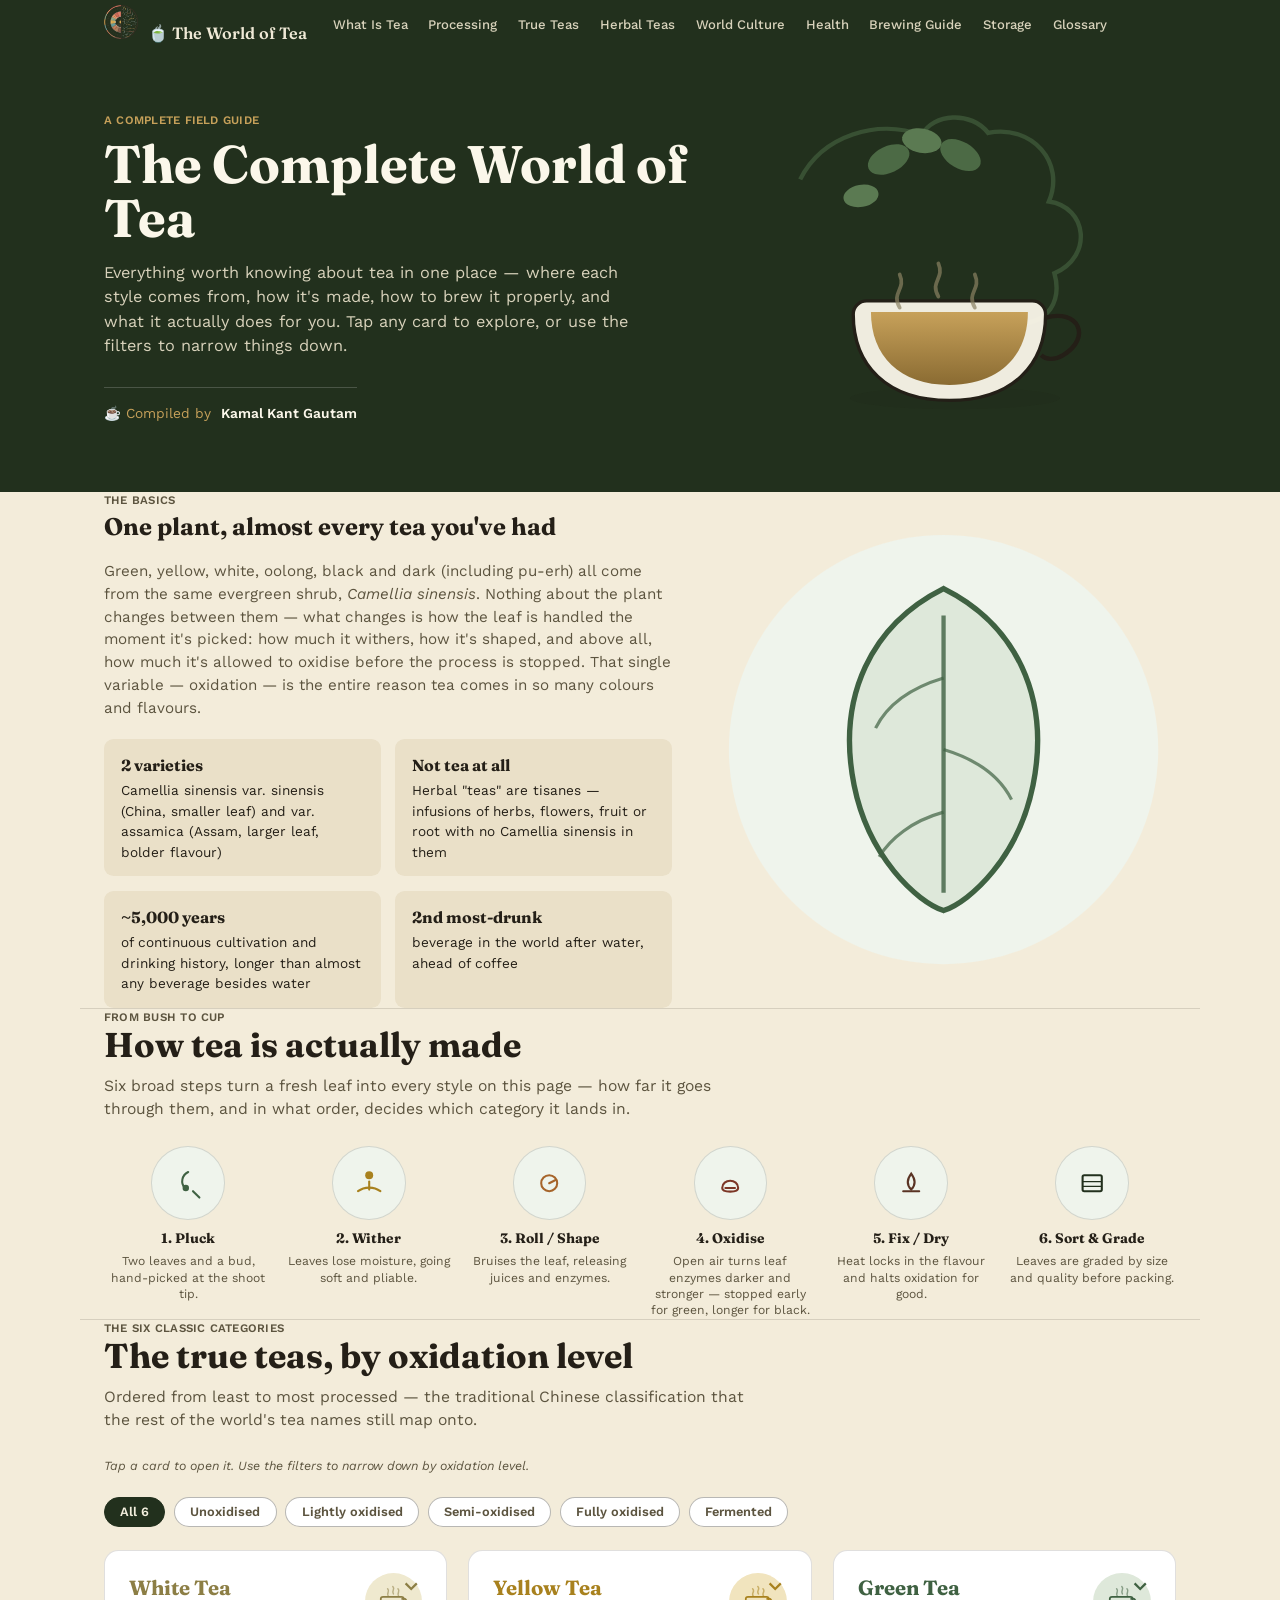
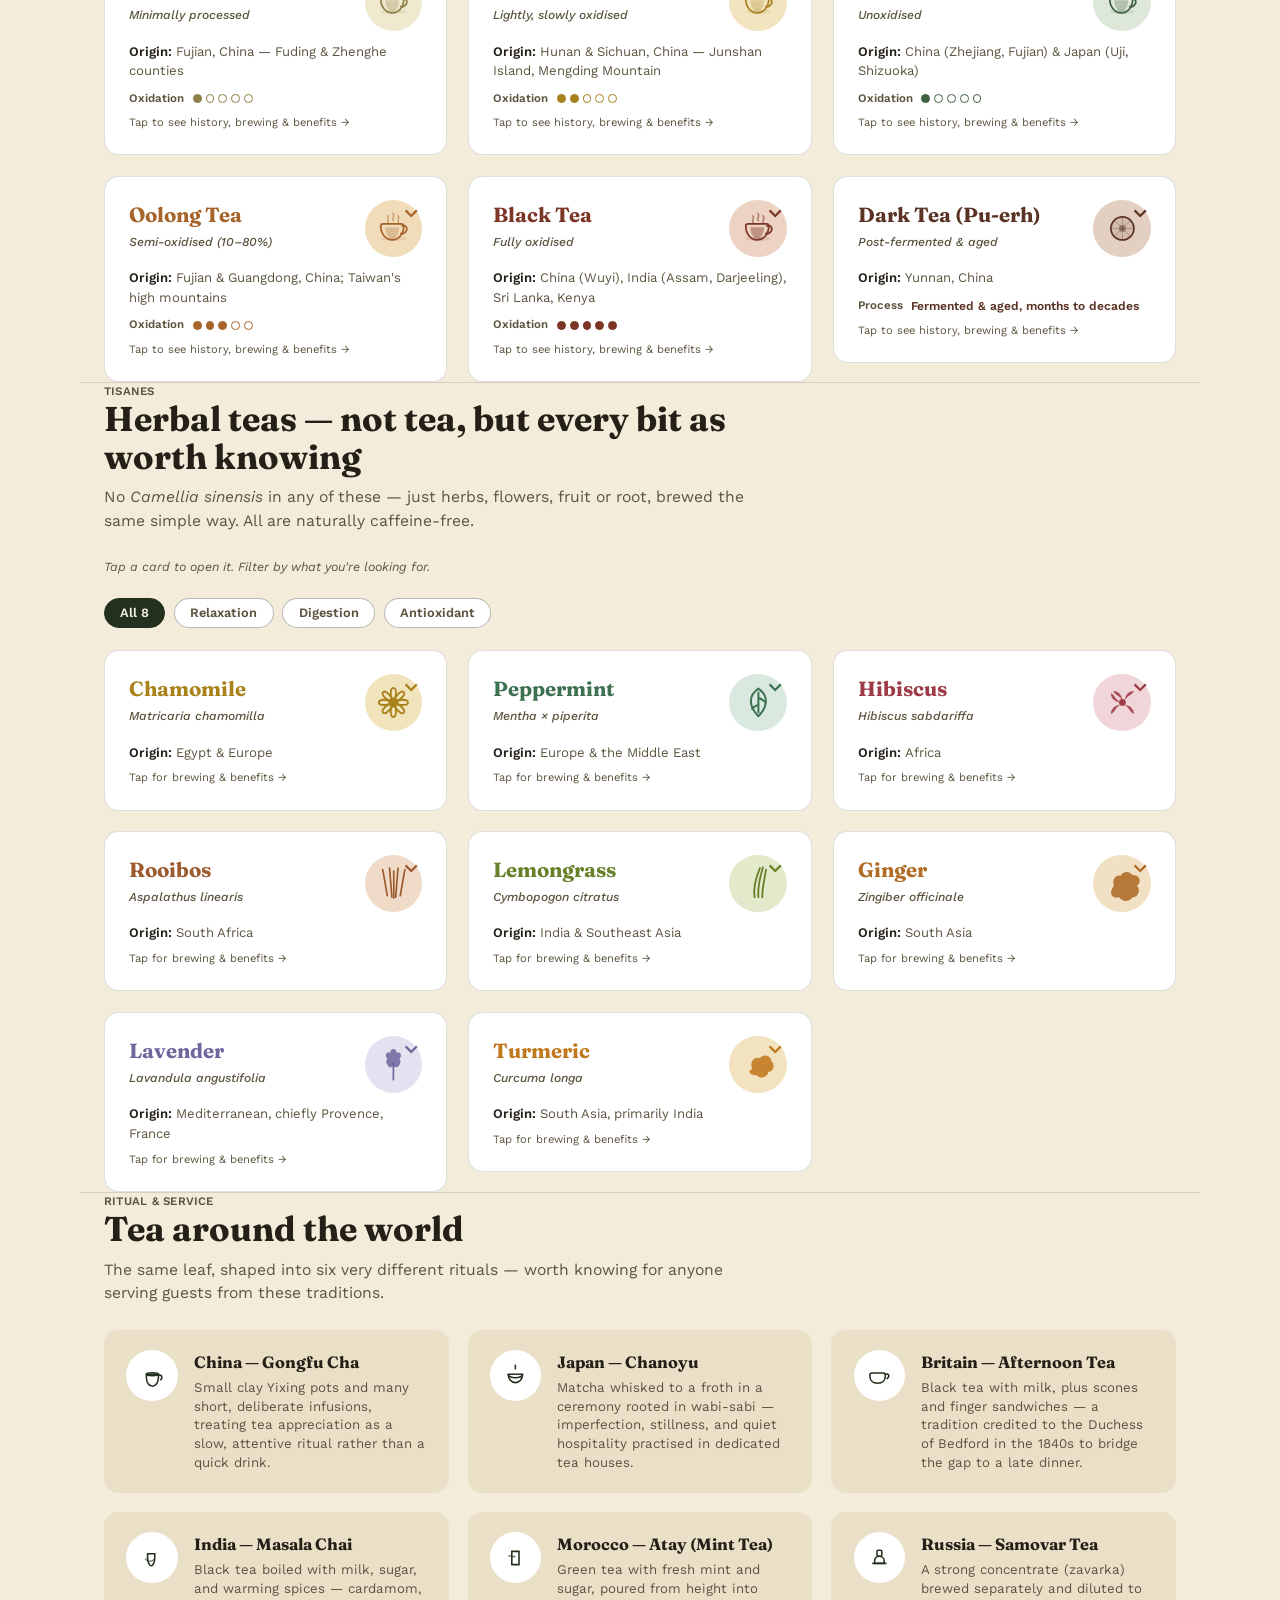
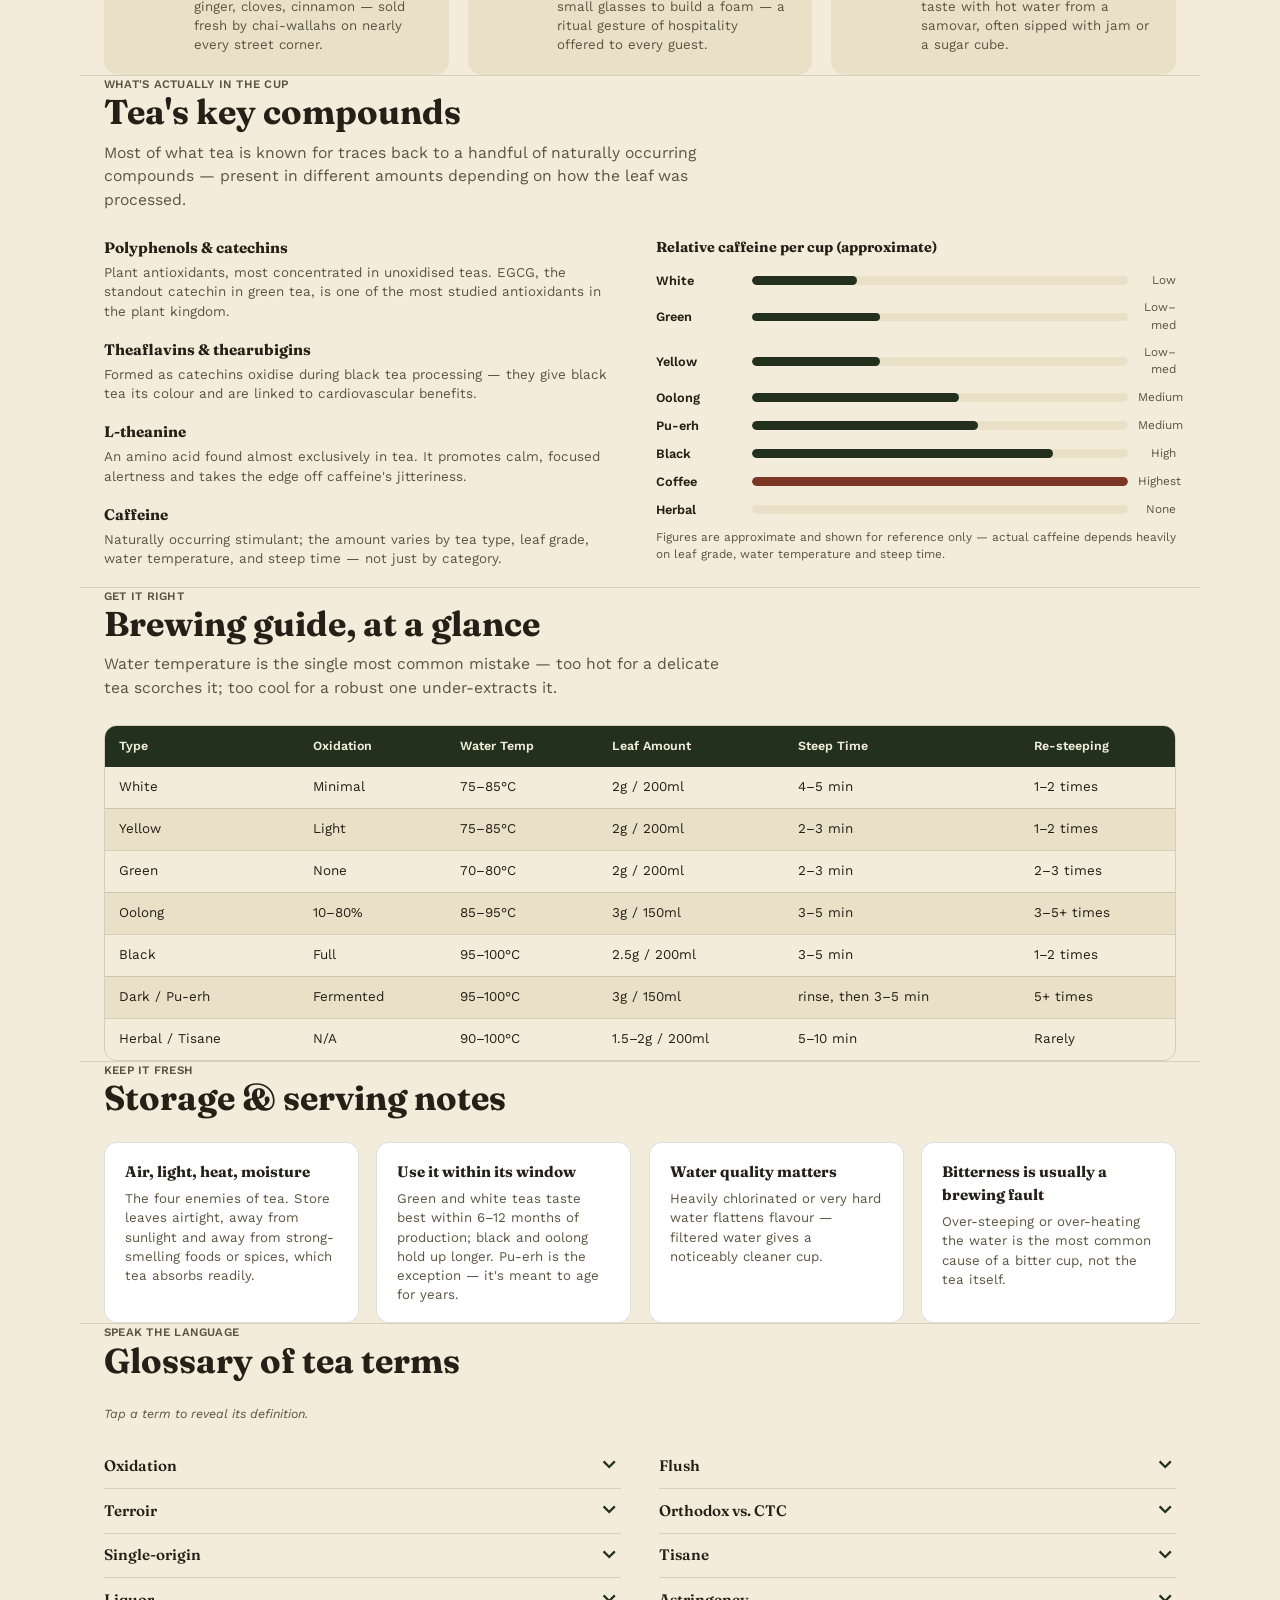
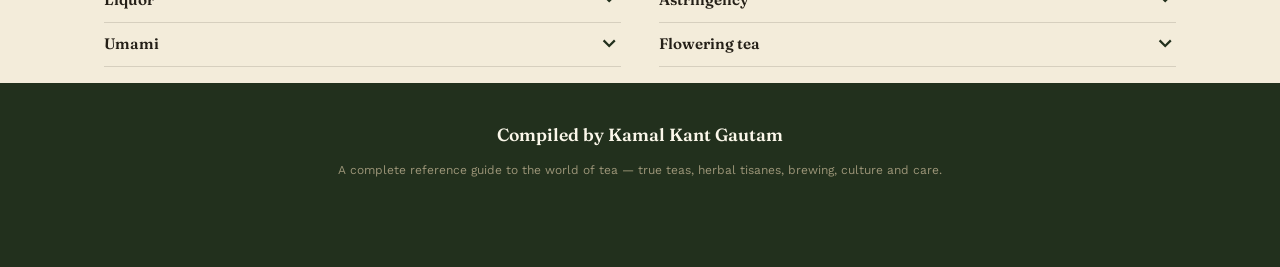
<file: guides/tea.html>
<!DOCTYPE html>
<html lang="en">
<head>
<meta charset="UTF-8">
<meta name="viewport" content="width=device-width, initial-scale=1.0">
<title>The Complete World of Tea</title>
<link rel="preconnect" href="https://fonts.googleapis.com">
<link href="https://fonts.googleapis.com/css2?family=Fraunces:opsz,wght@9..144,400;9..144,500;9..144,600;9..144,700&family=Work+Sans:wght@400;500;600;700&display=swap" rel="stylesheet">
<style>
  :root{
    --paper:#F3ECDA;
    --paper-deep:#EAE0C8;
    --ink:#241F17;
    --ink-soft:#5C543F;
    --forest:#22301D;
    --forest-light:#334528;
    --line: rgba(36,31,23,0.14);
    --line-strong: rgba(36,31,23,0.32);

    --green:#3F6142;      --green-bg:#DEE8DA;      --green-soft:#EFF4EC;
    --yellow:#A8811E;     --yellow-bg:#F1E4BE;     --yellow-soft:#F8F0DA;
    --white-t:#8C7E45;    --white-bg:#EFE9CF;      --white-soft:#F7F3E5;
    --oolong:#A6642A;     --oolong-bg:#F1DCB9;     --oolong-soft:#F8ECD8;
    --black-t:#7C3626;    --black-bg:#EDD3C4;      --black-soft:#F6E7DE;
    --dark-t:#5A3324;     --dark-bg:#E4D0C2;       --dark-soft:#F1E5DB;

    --chamomile:#A9821A;  --chamomile-bg:#F1E4BC;
    --peppermint:#3E7052; --peppermint-bg:#D9E9DF;
    --hibiscus:#9C3B45;   --hibiscus-bg:#F0D6D9;
    --rooibos:#9C5A2E;    --rooibos-bg:#EFDBC7;
    --lemongrass:#69802B; --lemongrass-bg:#E3EACB;
    --ginger:#B06B25;     --ginger-bg:#F2E0C4;
    --lavender:#71659E;   --lavender-bg:#E6E1F0;
    --turmeric:#C1791E;   --turmeric-bg:#F3E2C0;
  }

  *{box-sizing:border-box;}
  html{scroll-behavior:smooth;}
  body{
    margin:0;
    font-family:'Work Sans', sans-serif;
    color:var(--ink);
    background:var(--paper);
    line-height:1.5;
    -webkit-font-smoothing:antialiased;
  }
  img,svg{display:block;max-width:100%;}
  a{color:inherit;}
  .wrap{max-width:1120px;margin:0 auto;padding:0 1.5rem;}
  h1,h2,h3,h4{font-family:'Fraunces', serif;color:var(--ink);margin:0;}
  .eyebrow{font-size:0.72rem;font-weight:600;color:var(--ink-soft);letter-spacing:0.02em;}
  section{padding:3.4rem 0;}
  section + section{border-top:1px solid var(--line);}
  .section-head{max-width:640px;margin-bottom:1.6rem;}
  .section-head h2{font-size:clamp(1.6rem,3vw,2.15rem);font-weight:700;line-height:1.1;margin-bottom:0.6rem;}
  .section-head p{color:var(--ink-soft);font-size:0.98rem;margin:0;}
  .hint{font-size:0.78rem;color:var(--ink-soft);font-style:italic;margin:0 0 1.3rem;}

  /* ---------- Nav ---------- */
  nav{ position:sticky; top:0; z-index:50; background:var(--forest); color:#EFE9D6; }
  .nav-inner{ max-width:1120px; margin:0 auto; padding:0 1.5rem; display:flex; align-items:center; gap:1.6rem; height:3.2rem; }
  .brand{font-family:'Fraunces',serif; font-weight:600; font-size:1.02rem; white-space:nowrap;}
  .nav-links{ display:flex; gap:1.3rem; overflow-x:auto; -webkit-overflow-scrolling:touch; scrollbar-width:none; flex:1; }
  .nav-links::-webkit-scrollbar{display:none;}
  .nav-links a{ font-size:0.82rem; font-weight:500; white-space:nowrap; text-decoration:none; color:#D8D2BB; padding:0.3rem 0; border-bottom:2px solid transparent; }
  .nav-links a:hover{color:#fff; border-color:#C7A15A;}

  /* ---------- Hero ---------- */
  .hero{ background:var(--forest); color:#F2EEDD; padding:3.2rem 0 3.6rem; overflow:hidden; }
  .hero-inner{ display:flex; align-items:center; gap:2.6rem; flex-wrap:wrap; }
  .hero-text{flex:1 1 340px; min-width:280px;}
  .hero-text .eyebrow{color:#C7A15A;}
  .hero-text h1{ font-size:clamp(2.1rem, 5vw, 3.3rem); font-weight:700; line-height:1.02; margin:0.5rem 0 1rem; color:#FBF7EA; }
  .hero-text p.lede{font-size:1.02rem; color:#D8D2BB; max-width:34rem; margin:0 0 1.4rem;}
  .byline{ display:inline-flex; align-items:center; gap:0.6rem; font-size:0.86rem; color:#C7A15A; border-top:1px solid rgba(255,255,255,0.18); padding-top:0.9rem; margin-top:0.4rem; }
  .byline b{color:#FBF7EA; font-weight:600;}
  .hero-art{flex:1 1 300px; min-width:260px; max-width:420px;}
  .steam-wisp{ transform-box:fill-box; transform-origin:bottom center; animation:rise 3.6s ease-in-out infinite; }
  .steam-wisp.d2{animation-delay:0.6s;}
  .steam-wisp.d3{animation-delay:1.2s;}
  @keyframes rise{
    0%{ transform:translateY(2px) scaleY(0.9); opacity:0.35; }
    45%{ opacity:0.85; }
    100%{ transform:translateY(-14px) scaleY(1.15); opacity:0; }
  }
  @media (prefers-reduced-motion: reduce){ .steam-wisp{animation:none; opacity:0.6;} }

  /* ---------- What is tea ---------- */
  .split{display:grid; grid-template-columns:1.1fr 0.9fr; gap:2.4rem; align-items:center;}
  @media (max-width:760px){ .split{grid-template-columns:1fr;} }
  .fact-cards{display:grid; grid-template-columns:1fr 1fr; gap:0.9rem; margin-top:1.2rem;}
  .fact-card{ background:var(--paper-deep); border-radius:0.6rem; padding:0.9rem 1.05rem; font-size:0.85rem; }
  .fact-card b{display:block; font-family:'Fraunces',serif; font-size:1rem; margin-bottom:0.2rem;}

  /* ---------- Process strip ---------- */
  .process{display:grid; grid-template-columns:repeat(6,1fr); gap:0.8rem;}
  @media (max-width:900px){ .process{grid-template-columns:repeat(3,1fr);} }
  @media (max-width:520px){ .process{grid-template-columns:repeat(2,1fr);} }
  .p-step{text-align:center;}
  .p-icon{ width:4.6rem; height:4.6rem; border-radius:50%; margin:0 auto 0.6rem; background:var(--green-soft); display:flex; align-items:center; justify-content:center; border:1px solid var(--line); }
  .p-icon svg{width:2.4rem; height:2.4rem;}
  .p-step h4{font-size:0.86rem; font-weight:700; margin-bottom:0.2rem;}
  .p-step p{font-size:0.76rem; color:var(--ink-soft); margin:0; line-height:1.35;}

  /* ---------- Filter bar ---------- */
  .filter-bar{ display:flex; flex-wrap:wrap; gap:0.55rem; margin-bottom:1.4rem; }
  .filter-btn{
    font-family:'Work Sans',sans-serif; font-size:0.8rem; font-weight:600;
    padding:0.42rem 0.95rem; border-radius:999px; border:1px solid var(--line-strong);
    background:#fff; color:var(--ink-soft); cursor:pointer; transition:background 0.15s, color 0.15s, border-color 0.15s;
  }
  .filter-btn:hover{border-color:var(--forest);}
  .filter-btn.active{ background:var(--forest); color:#F2EEDD; border-color:var(--forest); }

  /* ---------- Tea type cards (accordion) ---------- */
  .tea-grid{display:grid; grid-template-columns:repeat(auto-fit, minmax(300px,1fr)); gap:1.3rem; align-items:start;}
  details.tcard{
    background:#fff; border-radius:0.9rem; padding:1.4rem 1.5rem;
    border:1px solid var(--line);
    transition:box-shadow 0.2s ease, border-color 0.2s ease;
  }
  details.tcard[open]{ box-shadow:0 10px 26px rgba(36,31,23,0.1); border-color:var(--line-strong); }
  details.tcard summary{ cursor:pointer; list-style:none; position:relative; }
  details.tcard summary::-webkit-details-marker{display:none;}
  .tcard .top{display:flex; align-items:flex-start; justify-content:space-between; gap:0.6rem;}
  .tcard h3{font-size:1.28rem; font-weight:700;}
  .tcard .latin{display:block; font-style:italic; font-size:0.76rem; color:var(--ink-soft); margin-top:0.15rem; font-weight:500;}
  .tcard .icon-badge{width:3.6rem; height:3.6rem; border-radius:50%; flex-shrink:0; display:flex; align-items:center; justify-content:center;}
  .tcard .icon-badge svg{width:2.3rem; height:2.3rem;}
  .tcard .meta{font-size:0.82rem; font-weight:600; margin:0.7rem 0 0;}
  .tcard .meta span{font-weight:400; color:var(--ink-soft);}
  .tcard .oxid{display:flex; align-items:center; gap:0.25rem; margin:0.55rem 0 0.1rem;}
  .tcard .oxid .lbl{font-size:0.72rem; font-weight:600; margin-right:0.3rem; color:var(--ink-soft);}
  .dot{width:0.55rem; height:0.55rem; border-radius:50%; border:1.4px solid currentColor;}
  .dot.on{background:currentColor;}
  .chevron{
    position:absolute; right:0; top:0.15rem; width:1.4rem; height:1.4rem;
    display:flex; align-items:center; justify-content:center; color:var(--c);
    transition:transform 0.25s ease;
  }
  details.tcard[open] .chevron{ transform:rotate(180deg); }
  .tap-hint{ font-size:0.7rem; color:var(--ink-soft); margin:0.5rem 0 0; }
  details.tcard[open] .tap-hint{display:none;}
  .body-wrap{ padding-top:0.9rem; }
  .tcard .label{font-size:0.68rem; font-weight:700; text-transform:uppercase; letter-spacing:0.04em; color:var(--ink-soft); margin:0.7rem 0 0.15rem;}
  .tcard .label:first-child{margin-top:0;}
  .tcard p.body{font-size:0.85rem; line-height:1.45; margin:0; color:var(--ink);}
  .tcard .brew{font-size:0.85rem; font-weight:600; margin:0;}
  .tcard ul{margin:0.25rem 0 0; padding-left:1.05rem; font-size:0.82rem; line-height:1.4;}
  .tcard ul li{margin-bottom:0.15rem;}
  .tcard .varieties{font-size:0.8rem; margin:0.15rem 0 0;}
  .tcard .note{ margin-top:0.9rem; padding-top:0.7rem; border-top:1px dashed var(--line-strong); font-size:0.79rem; line-height:1.4; }
  .tcard .note b{font-weight:700;}

  .tcard.green{ --c:var(--green); } .tcard.yellow{ --c:var(--yellow); } .tcard.white{ --c:var(--white-t); }
  .tcard.oolong{ --c:var(--oolong); } .tcard.black{ --c:var(--black-t); } .tcard.dark{ --c:var(--dark-t); }
  .tcard h3, .tcard .label, .tcard .oxid, .tcard .note{color:var(--c);}
  .tcard .icon-badge{color:var(--c);}
  .tcard.green .icon-badge{background:var(--green-bg);} .tcard.yellow .icon-badge{background:var(--yellow-bg);}
  .tcard.white .icon-badge{background:var(--white-bg);} .tcard.oolong .icon-badge{background:var(--oolong-bg);}
  .tcard.black .icon-badge{background:var(--black-bg);} .tcard.dark .icon-badge{background:var(--dark-bg);}

  .tcard.chamomile{ --c:var(--chamomile);} .tcard.chamomile .icon-badge{background:var(--chamomile-bg);}
  .tcard.peppermint{ --c:var(--peppermint);} .tcard.peppermint .icon-badge{background:var(--peppermint-bg);}
  .tcard.hibiscus{ --c:var(--hibiscus);} .tcard.hibiscus .icon-badge{background:var(--hibiscus-bg);}
  .tcard.rooibos{ --c:var(--rooibos);} .tcard.rooibos .icon-badge{background:var(--rooibos-bg);}
  .tcard.lemongrass{ --c:var(--lemongrass);} .tcard.lemongrass .icon-badge{background:var(--lemongrass-bg);}
  .tcard.ginger{ --c:var(--ginger);} .tcard.ginger .icon-badge{background:var(--ginger-bg);}
  .tcard.lavender{ --c:var(--lavender);} .tcard.lavender .icon-badge{background:var(--lavender-bg);}
  .tcard.turmeric{ --c:var(--turmeric);} .tcard.turmeric .icon-badge{background:var(--turmeric-bg);}
  .tcard.chamomile h3,.tcard.peppermint h3,.tcard.hibiscus h3,.tcard.rooibos h3,.tcard.lemongrass h3,.tcard.ginger h3,.tcard.lavender h3,.tcard.turmeric h3{color:var(--c);}
  .tcard.chamomile .icon-badge,.tcard.peppermint .icon-badge,.tcard.hibiscus .icon-badge,.tcard.rooibos .icon-badge,.tcard.lemongrass .icon-badge,.tcard.ginger .icon-badge,.tcard.lavender .icon-badge,.tcard.turmeric .icon-badge{color:var(--c);}
  .tcard.chamomile .note,.tcard.peppermint .note,.tcard.hibiscus .note,.tcard.rooibos .note,.tcard.lemongrass .note,.tcard.ginger .note,.tcard.lavender .note,.tcard.turmeric .note{color:var(--c);}
  .tcard.chamomile .chevron,.tcard.peppermint .chevron,.tcard.hibiscus .chevron,.tcard.rooibos .chevron,.tcard.lemongrass .chevron,.tcard.ginger .chevron,.tcard.lavender .chevron,.tcard.turmeric .chevron{color:var(--c);}

  /* ---------- Culture cards ---------- */
  .culture-grid{display:grid; grid-template-columns:repeat(auto-fit, minmax(260px,1fr)); gap:1.2rem;}
  .cculture{ background:var(--paper-deep); border-radius:0.9rem; padding:1.25rem 1.4rem; display:flex; gap:1rem; align-items:flex-start; }
  .cculture .icon-badge{width:3.2rem;height:3.2rem;border-radius:50%;background:#fff;display:flex;align-items:center;justify-content:center;flex-shrink:0;}
  .cculture .icon-badge svg{width:1.8rem;height:1.8rem;color:var(--forest);}
  .cculture h4{font-size:1.02rem;font-weight:700;margin-bottom:0.25rem;}
  .cculture p{font-size:0.83rem;color:var(--ink-soft);margin:0;line-height:1.42;}

  /* ---------- Health / caffeine bars ---------- */
  .health-grid{display:grid; grid-template-columns:1fr 1fr; gap:2rem;}
  @media (max-width:760px){ .health-grid{grid-template-columns:1fr;} }
  .compound{margin-bottom:1.1rem;}
  .compound h4{font-size:0.95rem;font-weight:700;margin-bottom:0.2rem;}
  .compound p{font-size:0.84rem;color:var(--ink-soft);margin:0;line-height:1.45;}
  .bar-row{display:grid; grid-template-columns:5.4rem 1fr 2.4rem; align-items:center; gap:0.6rem; margin-bottom:0.55rem;}
  .bar-row .name{font-size:0.8rem;font-weight:600;}
  .bar-track{background:var(--paper-deep); border-radius:999px; height:0.55rem; overflow:hidden;}
  .bar-fill{height:100%; border-radius:999px; background:var(--forest); transform-origin:left; animation:grow 1.1s ease-out;}
  @keyframes grow{ from{ transform:scaleX(0); } to{ transform:scaleX(1); } }
  .bar-row .val{font-size:0.74rem; color:var(--ink-soft); text-align:right;}

  /* ---------- Brewing table ---------- */
  .table-wrap{overflow-x:auto; border:1px solid var(--line); border-radius:0.8rem;}
  table{border-collapse:collapse; width:100%; min-width:640px; font-size:0.84rem;}
  thead th{ text-align:left; background:var(--forest); color:#F2EEDD; padding:0.7rem 0.9rem; font-weight:600; font-size:0.78rem; }
  tbody td{padding:0.65rem 0.9rem; border-bottom:1px solid var(--line);}
  tbody tr:last-child td{border-bottom:none;}
  tbody tr:nth-child(even){background:var(--paper-deep);}

  /* ---------- Storage ---------- */
  .tips-grid{display:grid; grid-template-columns:repeat(auto-fit, minmax(240px,1fr)); gap:1.1rem;}
  .tip{background:#fff; border:1px solid var(--line); border-radius:0.8rem; padding:1.1rem 1.25rem;}
  .tip h4{font-size:0.95rem; font-weight:700; margin-bottom:0.35rem;}
  .tip p{font-size:0.83rem; color:var(--ink-soft); margin:0; line-height:1.45;}

  /* ---------- Glossary (accordion) ---------- */
  .glossary{display:grid; grid-template-columns:1fr 1fr; gap:0 2.4rem;}
  @media (max-width:640px){ .glossary{grid-template-columns:1fr;} }
  details.gterm{ border-bottom:1px solid var(--line); padding:0.65rem 0; }
  details.gterm summary{ cursor:pointer; list-style:none; font-family:'Fraunces',serif; font-weight:600; font-size:0.95rem; position:relative; padding-right:1.4rem; }
  details.gterm summary::-webkit-details-marker{display:none;}
  details.gterm summary .chevron{ color:var(--forest); top:-0.1rem; }
  details.gterm[open] summary .chevron{transform:rotate(180deg);}
  details.gterm dd{ margin:0.35rem 0 0; font-size:0.82rem; color:var(--ink-soft); line-height:1.4; }

  /* ---------- Footer ---------- */
  footer{ background:var(--forest); color:#D8D2BB; padding:2.4rem 0 5.5rem; text-align:center; font-size:0.83rem; }
  footer .author{color:#FBF7EA; font-family:'Fraunces',serif; font-size:1.1rem; font-weight:600;}
  footer .note{margin-top:0.8rem; color:#9C9578; font-size:0.75rem;}

  /* ---------- Back to top ---------- */
  #topBtn{
    position:fixed; right:1.3rem; bottom:1.3rem; z-index:60;
    width:3rem; height:3rem; border-radius:50%; border:none;
    background:var(--forest); color:#F2EEDD; cursor:pointer;
    display:flex; align-items:center; justify-content:center;
    box-shadow:0 6px 18px rgba(0,0,0,0.28);
    opacity:0; transform:translateY(12px) scale(0.9); pointer-events:none;
    transition:opacity 0.25s ease, transform 0.25s ease;
  }
  #topBtn.show{ opacity:1; transform:translateY(0) scale(1); pointer-events:auto; }
  #topBtn svg{width:1.3rem; height:1.3rem;}
  #topBtn span{font-size:0.55rem; font-weight:700; letter-spacing:0.03em; margin-top:0.05rem;}
</style>
<link rel="icon" href="../assets/favicon.png"><link rel="stylesheet" href="../assets/fiq-common.css"></head>
<body>

<nav>
  <div class="nav-inner">
    <div class="brand"><a class="fiq-home" href="../index.html" aria-label="Flavour IQ home"><img src="../assets/logo.png" alt="Flavour IQ"></a>🍵 The World of Tea</div>
    <div class="nav-links">
      <a href="#what-is-tea">What Is Tea</a>
      <a href="#processing">Processing</a>
      <a href="#true-teas">True Teas</a>
      <a href="#herbal">Herbal Teas</a>
      <a href="#culture">World Culture</a>
      <a href="#health">Health</a>
      <a href="#brewing">Brewing Guide</a>
      <a href="#storage">Storage</a>
      <a href="#glossary">Glossary</a>
    </div>
  </div>
</nav>

<header class="hero">
  <div class="wrap hero-inner">
    <div class="hero-text">
      <div class="eyebrow">A COMPLETE FIELD GUIDE</div>
      <h1>The Complete World of Tea</h1>
      <p class="lede">Everything worth knowing about tea in one place — where each style comes from, how it's made, how to brew it properly, and what it actually does for you. Tap any card to explore, or use the filters to narrow things down.</p>
      <div class="byline">☕ Compiled by <b>Kamal Kant Gautam</b></div>
    </div>
    <div class="hero-art">
      <svg viewBox="0 0 380 300" xmlns="http://www.w3.org/2000/svg">
        <defs>
          <linearGradient id="liquidHero" x1="0" y1="0" x2="0" y2="1">
            <stop offset="0%" stop-color="#C7A15A"/>
            <stop offset="100%" stop-color="#8A6B32"/>
          </linearGradient>
        </defs>
        <path d="M40 70 C60 30 110 15 150 30 C160 10 195 8 210 28 C250 20 280 55 265 90 C300 95 305 140 270 155 C280 190 250 210 220 195" fill="none" stroke="#4C6A45" stroke-width="4" opacity="0.55"/>
        <g>
          <ellipse cx="120" cy="52" rx="20" ry="12" fill="#4C6A45" transform="rotate(-25 120 52)"/>
          <path d="M120 52 L120 52" stroke="#2F4A2A" stroke-width="1" opacity="0.4"/>
          <ellipse cx="150" cy="35" rx="18" ry="11" fill="#5B7A52" transform="rotate(10 150 35)"/>
          <ellipse cx="185" cy="48" rx="20" ry="12" fill="#4C6A45" transform="rotate(30 185 48)"/>
          <ellipse cx="95" cy="85" rx="16" ry="10" fill="#5B7A52" transform="rotate(-10 95 85)"/>
        </g>
        <g transform="translate(90,150)">
          <ellipse cx="90" cy="118" rx="95" ry="10" fill="#241F17" opacity="0.08"/>
          <path d="M10 30 h150 a12 12 0 0 1 12 12 c0 46 -30 78 -87 78 S-2 88 -2 42 a12 12 0 0 1 12 -12z" fill="#FBF7EA" stroke="#241F17" stroke-width="3" opacity="0.95"/>
          <path d="M14 40 h142 c0 40 -26 66 -71 66 S14 80 14 40Z" fill="url(#liquidHero)"/>
          <path d="M172 45 c30 -8 42 18 16 34 c-8 5 -16 4 -20 0" fill="none" stroke="#241F17" stroke-width="4"/>
          <path class="steam-wisp" d="M40 6 c6 14 -8 16 0 30" stroke="#8A8163" stroke-width="3.4" fill="none" stroke-linecap="round" opacity="0.7"/>
          <path class="steam-wisp d2" d="M75 -4 c6 14 -8 16 0 30" stroke="#8A8163" stroke-width="3.4" fill="none" stroke-linecap="round" opacity="0.7"/>
          <path class="steam-wisp d3" d="M108 6 c6 14 -8 16 0 30" stroke="#8A8163" stroke-width="3.4" fill="none" stroke-linecap="round" opacity="0.7"/>
        </g>
      </svg>
    </div>
  </div>
</header>

<main>

  <!-- WHAT IS TEA -->
  <section id="what-is-tea" class="wrap">
    <div class="split">
      <div>
        <div class="eyebrow">THE BASICS</div>
        <h2>One plant, almost every tea you've had</h2>
        <p style="color:var(--ink-soft); font-size:0.95rem;">Green, yellow, white, oolong, black and dark (including pu-erh) all come from the same evergreen shrub, <i>Camellia sinensis</i>. Nothing about the plant changes between them — what changes is how the leaf is handled the moment it's picked: how much it withers, how it's shaped, and above all, how much it's allowed to oxidise before the process is stopped. That single variable — oxidation — is the entire reason tea comes in so many colours and flavours.</p>
        <div class="fact-cards">
          <div class="fact-card"><b>2 varieties</b>Camellia sinensis var. sinensis (China, smaller leaf) and var. assamica (Assam, larger leaf, bolder flavour)</div>
          <div class="fact-card"><b>Not tea at all</b>Herbal "teas" are tisanes — infusions of herbs, flowers, fruit or root with no Camellia sinensis in them</div>
          <div class="fact-card"><b>~5,000 years</b>of continuous cultivation and drinking history, longer than almost any beverage besides water</div>
          <div class="fact-card"><b>2nd most-drunk</b>beverage in the world after water, ahead of coffee</div>
        </div>
      </div>
      <svg viewBox="0 0 260 260" xmlns="http://www.w3.org/2000/svg">
        <circle cx="130" cy="130" r="120" fill="var(--green-soft)"/>
        <path d="M130 40 C90 60 70 100 80 150 C88 190 115 215 130 220 C145 215 172 190 180 150 C190 100 170 60 130 40Z" fill="var(--green-bg)" stroke="var(--green)" stroke-width="3"/>
        <path d="M130 55 V210" stroke="var(--green)" stroke-width="2.4" opacity="0.8"/>
        <path d="M130 90 C110 96 98 106 92 118 M130 130 C150 136 162 146 168 158 M130 165 C112 170 100 180 94 190" stroke="var(--green)" stroke-width="1.8" fill="none" opacity="0.7"/>
      </svg>
    </div>
  </section>

  <!-- PROCESSING -->
  <section id="processing" class="wrap">
    <div class="section-head">
      <div class="eyebrow">FROM BUSH TO CUP</div>
      <h2>How tea is actually made</h2>
      <p>Six broad steps turn a fresh leaf into every style on this page — how far it goes through them, and in what order, decides which category it lands in.</p>
    </div>
    <div class="process">
      <div class="p-step">
        <div class="p-icon"><svg viewBox="0 0 48 48" fill="none" stroke="var(--green)" stroke-width="2.6"><path d="M24 10 C16 14 14 24 20 30" stroke-linecap="round"/><circle cx="21" cy="30" r="4" fill="var(--green)" stroke="none"/><path d="M30 34 L38 42" stroke-linecap="round"/></svg></div>
        <h4>1. Pluck</h4><p>Two leaves and a bud, hand-picked at the shoot tip.</p>
      </div>
      <div class="p-step">
        <div class="p-icon"><svg viewBox="0 0 48 48" fill="none" stroke="var(--yellow)" stroke-width="2.6"><circle cx="24" cy="14" r="5" fill="var(--yellow)" stroke="none"/><path d="M10 34 c8 -6 20 -6 28 0" stroke-linecap="round"/><path d="M24 22 v10" stroke-linecap="round"/></svg></div>
        <h4>2. Wither</h4><p>Leaves lose moisture, going soft and pliable.</p>
      </div>
      <div class="p-step">
        <div class="p-icon"><svg viewBox="0 0 48 48" fill="none" stroke="var(--oolong)" stroke-width="2.6"><path d="M14 24 a10 10 0 1 1 20 0 a10 10 0 1 1 -20 0" stroke-linecap="round"/><path d="M24 24 l8 -4" stroke-linecap="round"/></svg></div>
        <h4>3. Roll / Shape</h4><p>Bruises the leaf, releasing juices and enzymes.</p>
      </div>
      <div class="p-step">
        <div class="p-icon"><svg viewBox="0 0 48 48" fill="none" stroke="var(--black-t)" stroke-width="2.6"><path d="M14 30 C14 18 34 18 34 30 C34 36 14 36 14 30Z"/><path d="M18 30 L30 30" stroke-linecap="round"/></svg></div>
        <h4>4. Oxidise</h4><p>Open air turns leaf enzymes darker and stronger — stopped early for green, longer for black.</p>
      </div>
      <div class="p-step">
        <div class="p-icon"><svg viewBox="0 0 48 48" fill="none" stroke="var(--dark-t)" stroke-width="2.6"><path d="M24 12 c-6 8 -6 14 0 20 c6 -6 6 -12 0 -20Z"/><path d="M14 34 h20" stroke-linecap="round"/></svg></div>
        <h4>5. Fix / Dry</h4><p>Heat locks in the flavour and halts oxidation for good.</p>
      </div>
      <div class="p-step">
        <div class="p-icon"><svg viewBox="0 0 48 48" fill="none" stroke="var(--forest)" stroke-width="2.6"><rect x="12" y="14" width="24" height="20" rx="2"/><path d="M12 22 h24 M12 28 h24" stroke-width="1.6"/></svg></div>
        <h4>6. Sort &amp; Grade</h4><p>Leaves are graded by size and quality before packing.</p>
      </div>
    </div>
  </section>

  <!-- TRUE TEAS -->
  <section id="true-teas" class="wrap">
    <div class="section-head">
      <div class="eyebrow">THE SIX CLASSIC CATEGORIES</div>
      <h2>The true teas, by oxidation level</h2>
      <p>Ordered from least to most processed — the traditional Chinese classification that the rest of the world's tea names still map onto.</p>
    </div>
    <p class="hint">Tap a card to open it. Use the filters to narrow down by oxidation level.</p>
    <div class="filter-bar" data-target="teaGrid">
      <button class="filter-btn active" data-filter="all">All 6</button>
      <button class="filter-btn" data-filter="none">Unoxidised</button>
      <button class="filter-btn" data-filter="light">Lightly oxidised</button>
      <button class="filter-btn" data-filter="semi">Semi-oxidised</button>
      <button class="filter-btn" data-filter="full">Fully oxidised</button>
      <button class="filter-btn" data-filter="fermented">Fermented</button>
    </div>
    <div class="tea-grid" id="teaGrid">

      <!-- WHITE -->
      <details class="tcard white" data-filter-tags="light">
        <summary>
          <div class="top">
            <div><h3>White Tea</h3><span class="latin">Minimally processed</span></div>
            <div class="icon-badge"><svg viewBox="0 0 64 64" fill="none" stroke="currentColor" stroke-width="3"><ellipse cx="32" cy="50" rx="22" ry="4" fill="currentColor" opacity="0.12" stroke="none"/><path d="M14 24 h32 a4 4 0 0 1 4 4 c0 14 -9 24 -20 24 S10 42 10 28 a4 4 0 0 1 4 -4Z"/><path d="M18 30 h24 c0 12 -7 20 -12 20 s-12 -8 -12 -20Z" fill="currentColor" stroke="none" opacity="0.28"/><path d="M46 28 c9 -3 13 6 5 12 c-2 1.4 -5 1.6 -7 0.6" stroke-width="3"/><path d="M22 10 c5 5 -3 7 1 13 M31 6 c5 5 -3 7 1 13 M40 10 c5 5 -3 7 1 13" stroke-width="2.6" stroke-linecap="round" opacity="0.55"/></svg></div>
          </div>
          <p class="meta">Origin: <span>Fujian, China — Fuding &amp; Zhenghe counties</span></p>
          <div class="oxid"><span class="lbl">Oxidation</span><span class="dot on"></span><span class="dot"></span><span class="dot"></span><span class="dot"></span><span class="dot"></span></div>
          <p class="tap-hint">Tap to see history, brewing &amp; benefits →</p>
          <span class="chevron"><svg viewBox="0 0 24 24" fill="none" stroke="currentColor" stroke-width="2.4"><path d="M6 9l6 6 6-6"/></svg></span>
        </summary>
        <div class="body-wrap">
          <p class="label">History</p>
          <p class="body">Prized at the Song dynasty imperial court a thousand years ago; the modern Silver Needle style was refined for export trade in the 1800s.</p>
          <p class="varieties"><b>Notable styles:</b> Silver Needle (Bai Hao Yinzhen), White Peony (Bai Mudan)</p>
          <p class="label">Brewing</p>
          <p class="brew">75–85°C · 2g per 200ml · steep 4–5 min</p>
          <p class="label">Benefits</p>
          <ul><li>Highest antioxidant retention of any tea due to minimal processing</li><li>Gentle, low caffeine</li></ul>
          <div class="note"><b>Know this:</b> made only from young buds and first leaves, still coated in fine silvery down.</div>
        </div>
      </details>

      <!-- YELLOW -->
      <details class="tcard yellow" data-filter-tags="light">
        <summary>
          <div class="top">
            <div><h3>Yellow Tea</h3><span class="latin">Lightly, slowly oxidised</span></div>
            <div class="icon-badge"><svg viewBox="0 0 64 64" fill="none" stroke="currentColor" stroke-width="3"><ellipse cx="32" cy="50" rx="22" ry="4" fill="currentColor" opacity="0.12" stroke="none"/><path d="M14 24 h32 a4 4 0 0 1 4 4 c0 14 -9 24 -20 24 S10 42 10 28 a4 4 0 0 1 4 -4Z"/><path d="M18 30 h24 c0 12 -7 20 -12 20 s-12 -8 -12 -20Z" fill="currentColor" stroke="none" opacity="0.28"/><path d="M46 28 c9 -3 13 6 5 12 c-2 1.4 -5 1.6 -7 0.6" stroke-width="3"/><path d="M22 10 c5 5 -3 7 1 13 M31 6 c5 5 -3 7 1 13 M40 10 c5 5 -3 7 1 13" stroke-width="2.6" stroke-linecap="round" opacity="0.55"/></svg></div>
          </div>
          <p class="meta">Origin: <span>Hunan &amp; Sichuan, China — Junshan Island, Mengding Mountain</span></p>
          <div class="oxid"><span class="lbl">Oxidation</span><span class="dot on"></span><span class="dot on"></span><span class="dot"></span><span class="dot"></span><span class="dot"></span></div>
          <p class="tap-hint">Tap to see history, brewing &amp; benefits →</p>
          <span class="chevron"><svg viewBox="0 0 24 24" fill="none" stroke="currentColor" stroke-width="2.4"><path d="M6 9l6 6 6-6"/></svg></span>
        </summary>
        <div class="body-wrap">
          <p class="label">History</p>
          <p class="body">A rare imperial tribute tea through the Ming and Qing dynasties. Its extra "sealing yellow" step is slow and labour-intensive, which kept it niche even in China.</p>
          <p class="varieties"><b>Notable styles:</b> Junshan Yinzhen, Huoshan Huangya</p>
          <p class="label">Brewing</p>
          <p class="brew">75–85°C · 2g per 200ml · steep 2–3 min</p>
          <p class="label">Benefits</p>
          <ul><li>Similar antioxidants to green tea, milder on the stomach</li><li>Smoother, less grassy than green</li></ul>
          <div class="note"><b>Know this:</b> leaves rest wrapped in cloth or paper after firing, mellowing the flavour without full oxidation — one of the rarest tea styles left.</div>
        </div>
      </details>

      <!-- GREEN -->
      <details class="tcard green" data-filter-tags="none">
        <summary>
          <div class="top">
            <div><h3>Green Tea</h3><span class="latin">Unoxidised</span></div>
            <div class="icon-badge"><svg viewBox="0 0 64 64" fill="none" stroke="currentColor" stroke-width="3"><ellipse cx="32" cy="50" rx="22" ry="4" fill="currentColor" opacity="0.12" stroke="none"/><path d="M14 24 h32 a4 4 0 0 1 4 4 c0 14 -9 24 -20 24 S10 42 10 28 a4 4 0 0 1 4 -4Z"/><path d="M18 30 h24 c0 12 -7 20 -12 20 s-12 -8 -12 -20Z" fill="currentColor" stroke="none" opacity="0.28"/><path d="M46 28 c9 -3 13 6 5 12 c-2 1.4 -5 1.6 -7 0.6" stroke-width="3"/><path d="M22 10 c5 5 -3 7 1 13 M31 6 c5 5 -3 7 1 13 M40 10 c5 5 -3 7 1 13" stroke-width="2.6" stroke-linecap="round" opacity="0.55"/></svg></div>
          </div>
          <p class="meta">Origin: <span>China (Zhejiang, Fujian) &amp; Japan (Uji, Shizuoka)</span></p>
          <div class="oxid"><span class="lbl">Oxidation</span><span class="dot on"></span><span class="dot"></span><span class="dot"></span><span class="dot"></span><span class="dot"></span></div>
          <p class="tap-hint">Tap to see history, brewing &amp; benefits →</p>
          <span class="chevron"><svg viewBox="0 0 24 24" fill="none" stroke="currentColor" stroke-width="2.4"><path d="M6 9l6 6 6-6"/></svg></span>
        </summary>
        <div class="body-wrap">
          <p class="label">History</p>
          <p class="body">Legend credits Emperor Shennong in 2737 BCE. Buddhist monks carried it to Japan by the 9th century, where it evolved into matcha and the tea ceremony.</p>
          <p class="varieties"><b>Notable styles:</b> Dragon Well (Longjing), Sencha, Matcha, Gunpowder</p>
          <p class="label">Brewing</p>
          <p class="brew">70–80°C · 2g per 200ml · steep 2–3 min</p>
          <p class="label">Benefits</p>
          <ul><li>Rich in EGCG catechins, a potent antioxidant</li><li>L-theanine gives calm, focused energy</li></ul>
          <div class="note"><b>Know this:</b> never use boiling water — it scorches the leaf and turns the cup bitter and grassy.</div>
        </div>
      </details>

      <!-- OOLONG -->
      <details class="tcard oolong" data-filter-tags="semi">
        <summary>
          <div class="top">
            <div><h3>Oolong Tea</h3><span class="latin">Semi-oxidised (10–80%)</span></div>
            <div class="icon-badge"><svg viewBox="0 0 64 64" fill="none" stroke="currentColor" stroke-width="3"><ellipse cx="32" cy="50" rx="22" ry="4" fill="currentColor" opacity="0.12" stroke="none"/><path d="M14 24 h32 a4 4 0 0 1 4 4 c0 14 -9 24 -20 24 S10 42 10 28 a4 4 0 0 1 4 -4Z"/><path d="M18 30 h24 c0 12 -7 20 -12 20 s-12 -8 -12 -20Z" fill="currentColor" stroke="none" opacity="0.28"/><path d="M46 28 c9 -3 13 6 5 12 c-2 1.4 -5 1.6 -7 0.6" stroke-width="3"/><path d="M22 10 c5 5 -3 7 1 13 M31 6 c5 5 -3 7 1 13 M40 10 c5 5 -3 7 1 13" stroke-width="2.6" stroke-linecap="round" opacity="0.55"/></svg></div>
          </div>
          <p class="meta">Origin: <span>Fujian &amp; Guangdong, China; Taiwan's high mountains</span></p>
          <div class="oxid"><span class="lbl">Oxidation</span><span class="dot on"></span><span class="dot on"></span><span class="dot on"></span><span class="dot"></span><span class="dot"></span></div>
          <p class="tap-hint">Tap to see history, brewing &amp; benefits →</p>
          <span class="chevron"><svg viewBox="0 0 24 24" fill="none" stroke="currentColor" stroke-width="2.4"><path d="M6 9l6 6 6-6"/></svg></span>
        </summary>
        <div class="body-wrap">
          <p class="label">History</p>
          <p class="body">Named "black dragon," it emerged in the Wuyi Mountains under the Qing dynasty. Taiwanese growers spent the 19th–20th centuries refining high-mountain versions.</p>
          <p class="varieties"><b>Notable styles:</b> Tie Guan Yin, Da Hong Pao, Dong Ding, Taiwanese High Mountain</p>
          <p class="label">Brewing</p>
          <p class="brew">85–95°C · 3g per 150ml · short 3–5 min infusions, re-steeped</p>
          <p class="label">Benefits</p>
          <ul><li>Metabolism-supporting compounds</li><li>A calmer lift than coffee or black tea</li></ul>
          <div class="note"><b>Know this:</b> oxidation ranges from 10–80%, so flavour swings from light and floral to dark and roasted.</div>
        </div>
      </details>

      <!-- BLACK -->
      <details class="tcard black" data-filter-tags="full">
        <summary>
          <div class="top">
            <div><h3>Black Tea</h3><span class="latin">Fully oxidised</span></div>
            <div class="icon-badge"><svg viewBox="0 0 64 64" fill="none" stroke="currentColor" stroke-width="3"><ellipse cx="32" cy="50" rx="22" ry="4" fill="currentColor" opacity="0.12" stroke="none"/><path d="M14 24 h32 a4 4 0 0 1 4 4 c0 14 -9 24 -20 24 S10 42 10 28 a4 4 0 0 1 4 -4Z"/><path d="M18 30 h24 c0 12 -7 20 -12 20 s-12 -8 -12 -20Z" fill="currentColor" stroke="none" opacity="0.4"/><path d="M46 28 c9 -3 13 6 5 12 c-2 1.4 -5 1.6 -7 0.6" stroke-width="3"/><path d="M22 10 c5 5 -3 7 1 13 M31 6 c5 5 -3 7 1 13 M40 10 c5 5 -3 7 1 13" stroke-width="2.6" stroke-linecap="round" opacity="0.55"/></svg></div>
          </div>
          <p class="meta">Origin: <span>China (Wuyi), India (Assam, Darjeeling), Sri Lanka, Kenya</span></p>
          <div class="oxid"><span class="lbl">Oxidation</span><span class="dot on"></span><span class="dot on"></span><span class="dot on"></span><span class="dot on"></span><span class="dot on"></span></div>
          <p class="tap-hint">Tap to see history, brewing &amp; benefits →</p>
          <span class="chevron"><svg viewBox="0 0 24 24" fill="none" stroke="currentColor" stroke-width="2.4"><path d="M6 9l6 6 6-6"/></svg></span>
        </summary>
        <div class="body-wrap">
          <p class="label">History</p>
          <p class="body">Developed in Fujian's Wuyi Mountains in the 1600s. The British East India Company's taste for it drove colonial-era plantations across Assam from the 1830s.</p>
          <p class="varieties"><b>Notable styles:</b> Assam, Darjeeling, Ceylon, Keemun, Lapsang Souchong</p>
          <p class="label">Brewing</p>
          <p class="brew">95–100°C · 2.5g per 200ml · steep 3–5 min</p>
          <p class="label">Benefits</p>
          <ul><li>Highest caffeine of the true teas</li><li>Theaflavins linked to heart health</li></ul>
          <div class="note"><b>Know this:</b> the base of most blends — English Breakfast, Earl Grey and classic chai all start here.</div>
        </div>
      </details>

      <!-- DARK / PU-ERH -->
      <details class="tcard dark" data-filter-tags="fermented">
        <summary>
          <div class="top">
            <div><h3>Dark Tea (Pu-erh)</h3><span class="latin">Post-fermented &amp; aged</span></div>
            <div class="icon-badge"><svg viewBox="0 0 64 64" fill="none" stroke="currentColor" stroke-width="3"><circle cx="32" cy="32" r="20"/><circle cx="32" cy="32" r="20" fill="currentColor" opacity="0.12" stroke="none"/><path d="M32 14 L32 50 M14 32 L50 32 M19 19 L45 45 M45 19 L19 45" stroke-width="1.4" opacity="0.4"/><circle cx="32" cy="32" r="6" fill="currentColor" stroke="none" opacity="0.5"/></svg></div>
          </div>
          <p class="meta">Origin: <span>Yunnan, China</span></p>
          <div class="oxid"><span class="lbl">Process</span><span style="font-size:0.75rem;font-weight:600;">Fermented &amp; aged, months to decades</span></div>
          <p class="tap-hint">Tap to see history, brewing &amp; benefits →</p>
          <span class="chevron"><svg viewBox="0 0 24 24" fill="none" stroke="currentColor" stroke-width="2.4"><path d="M6 9l6 6 6-6"/></svg></span>
        </summary>
        <div class="body-wrap">
          <p class="label">History</p>
          <p class="body">Compressed into cakes for the Ancient Tea Horse Road since the Tang dynasty, so it could survive long journeys by mule — ageing was later prized much like wine.</p>
          <p class="varieties"><b>Notable styles:</b> Sheng (raw, ages naturally), Shou (ripe, fast-fermented), Liu Bao</p>
          <p class="label">Brewing</p>
          <p class="brew">95–100°C · rinse leaves first, then 3–5 min, re-steeps many times</p>
          <p class="label">Benefits</p>
          <ul><li>Traditionally used to aid digestion</li><li>May support healthy cholesterol levels</li></ul>
          <div class="note"><b>Know this:</b> two styles — raw <i>sheng</i>, which ages naturally over years, and ripe <i>shou</i>, fermented quickly by humid piling.</div>
        </div>
      </details>

    </div>
  </section>

  <!-- HERBAL -->
  <section id="herbal" class="wrap">
    <div class="section-head">
      <div class="eyebrow">TISANES</div>
      <h2>Herbal teas — not tea, but every bit as worth knowing</h2>
      <p>No <i>Camellia sinensis</i> in any of these — just herbs, flowers, fruit or root, brewed the same simple way. All are naturally caffeine-free.</p>
    </div>
    <p class="hint">Tap a card to open it. Filter by what you're looking for.</p>
    <div class="filter-bar" data-target="herbalGrid">
      <button class="filter-btn active" data-filter="all">All 8</button>
      <button class="filter-btn" data-filter="relaxation">Relaxation</button>
      <button class="filter-btn" data-filter="digestion">Digestion</button>
      <button class="filter-btn" data-filter="antioxidant">Antioxidant</button>
    </div>
    <div class="tea-grid" id="herbalGrid">

      <details class="tcard chamomile" data-filter-tags="relaxation">
        <summary>
          <div class="top"><div><h3>Chamomile</h3><span class="latin">Matricaria chamomilla</span></div>
            <div class="icon-badge"><svg viewBox="0 0 48 48" fill="none"><circle cx="24" cy="24" r="5" fill="currentColor"/><g stroke="currentColor" stroke-width="2.4"><ellipse cx="24" cy="12" rx="3.4" ry="7"/><ellipse cx="24" cy="36" rx="3.4" ry="7"/><ellipse cx="12" cy="24" rx="7" ry="3.4"/><ellipse cx="36" cy="24" rx="7" ry="3.4"/><ellipse cx="15.5" cy="15.5" rx="3.4" ry="7" transform="rotate(-45 15.5 15.5)"/><ellipse cx="32.5" cy="32.5" rx="3.4" ry="7" transform="rotate(-45 32.5 32.5)"/><ellipse cx="32.5" cy="15.5" rx="3.4" ry="7" transform="rotate(45 32.5 15.5)"/><ellipse cx="15.5" cy="32.5" rx="3.4" ry="7" transform="rotate(45 15.5 32.5)"/></g></svg></div>
          </div>
          <p class="meta">Origin: <span>Egypt &amp; Europe</span></p>
          <p class="tap-hint">Tap for brewing &amp; benefits →</p>
          <span class="chevron"><svg viewBox="0 0 24 24" fill="none" stroke="currentColor" stroke-width="2.4"><path d="M6 9l6 6 6-6"/></svg></span>
        </summary>
        <div class="body-wrap">
          <p class="label">History</p><p class="body">An ancient Egyptian medicinal herb, valued for centuries as a calming remedy.</p>
          <p class="label">Brewing</p><p class="brew">90–95°C · steep 5–7 min</p>
          <p class="label">Flavour &amp; caffeine</p><p class="body">Sweet, floral · caffeine-free</p>
          <p class="label">Benefits</p><ul><li>Relaxation and better sleep</li><li>Soothes digestion</li></ul>
          <div class="note"><b>Service tip:</b> best offered after dinner; pairs well with honey.</div>
        </div>
      </details>

      <details class="tcard peppermint" data-filter-tags="digestion">
        <summary>
          <div class="top"><div><h3>Peppermint</h3><span class="latin">Mentha × piperita</span></div>
            <div class="icon-badge"><svg viewBox="0 0 48 48" fill="none" stroke="currentColor" stroke-width="2.6"><path d="M24 6 C36 14 38 28 24 42 C10 28 12 14 24 6Z"/><path d="M24 10 V38 M24 18 c4 1.6 7 3.6 9 6 M24 27 c-4 1.6 -7 3.6 -9 6"/></svg></div>
          </div>
          <p class="meta">Origin: <span>Europe &amp; the Middle East</span></p>
          <p class="tap-hint">Tap for brewing &amp; benefits →</p>
          <span class="chevron"><svg viewBox="0 0 24 24" fill="none" stroke="currentColor" stroke-width="2.4"><path d="M6 9l6 6 6-6"/></svg></span>
        </summary>
        <div class="body-wrap">
          <p class="label">History</p><p class="body">Used since Greek and Roman times as a digestive aid.</p>
          <p class="label">Brewing</p><p class="brew">95°C · steep 5–7 min</p>
          <p class="label">Flavour &amp; caffeine</p><p class="body">Cool, refreshing · caffeine-free</p>
          <p class="label">Benefits</p><ul><li>Aids digestion</li><li>Relieves bloating</li></ul>
          <div class="note"><b>Service tip:</b> an excellent post-meal digestive tea.</div>
        </div>
      </details>

      <details class="tcard hibiscus" data-filter-tags="antioxidant">
        <summary>
          <div class="top"><div><h3>Hibiscus</h3><span class="latin">Hibiscus sabdariffa</span></div>
            <div class="icon-badge"><svg viewBox="0 0 48 48" fill="currentColor"><circle cx="24" cy="24" r="4.4"/><g opacity="0.88"><path d="M24 21 C19 14 14 14 12 9 C19 9 23 14 24 21Z"/><path d="M27 21 C32 14 37 14 39 9 C32 9 28 14 27 21Z"/><path d="M21 24 C14 19 14 14 9 12 C9 19 14 23 21 24Z"/><path d="M27 27 C34 32 34 37 39 39 C39 32 34 28 27 27Z"/><path d="M21 27 C14 32 14 37 9 39 C9 32 14 28 21 27Z"/></g></svg></div>
          </div>
          <p class="meta">Origin: <span>Africa</span></p>
          <p class="tap-hint">Tap for brewing &amp; benefits →</p>
          <span class="chevron"><svg viewBox="0 0 24 24" fill="none" stroke="currentColor" stroke-width="2.4"><path d="M6 9l6 6 6-6"/></svg></span>
        </summary>
        <div class="body-wrap">
          <p class="label">History</p><p class="body">A traditional drink in Egypt and Sudan for generations.</p>
          <p class="label">Brewing</p><p class="brew">95°C · steep 5–8 min</p>
          <p class="label">Flavour &amp; caffeine</p><p class="body">Tart, cranberry-like · caffeine-free</p>
          <p class="label">Benefits</p><ul><li>Rich in vitamin C</li><li>High in antioxidants</li></ul>
          <div class="note"><b>Service tip:</b> serve iced as a refreshing welcome drink.</div>
        </div>
      </details>

      <details class="tcard rooibos" data-filter-tags="antioxidant">
        <summary>
          <div class="top"><div><h3>Rooibos</h3><span class="latin">Aspalathus linearis</span></div>
            <div class="icon-badge"><svg viewBox="0 0 48 48" fill="none" stroke="currentColor" stroke-width="2.2" stroke-linecap="round"><path d="M16 40 C14 28 12 16 10 6"/><path d="M22 42 C21 28 20 16 19 4"/><path d="M27 42 C28 28 29 16 30 4"/><path d="M33 40 C35 28 37 16 39 6"/><path d="M24.5 43 C24.5 28 24.5 16 24.5 8"/></svg></div>
          </div>
          <p class="meta">Origin: <span>South Africa</span></p>
          <p class="tap-hint">Tap for brewing &amp; benefits →</p>
          <span class="chevron"><svg viewBox="0 0 24 24" fill="none" stroke="currentColor" stroke-width="2.4"><path d="M6 9l6 6 6-6"/></svg></span>
        </summary>
        <div class="body-wrap">
          <p class="label">History</p><p class="body">An indigenous Khoisan herbal drink, harvested for generations in the Cederberg region.</p>
          <p class="label">Brewing</p><p class="brew">95–100°C · steep 5–10 min</p>
          <p class="label">Flavour &amp; caffeine</p><p class="body">Nutty, naturally sweet · caffeine-free</p>
          <p class="label">Benefits</p><ul><li>Antioxidants</li><li>Gentle on the stomach</li></ul>
          <div class="note"><b>Service tip:</b> ideal caffeine-free stand-in for black tea.</div>
        </div>
      </details>

      <details class="tcard lemongrass" data-filter-tags="digestion">
        <summary>
          <div class="top"><div><h3>Lemongrass</h3><span class="latin">Cymbopogon citratus</span></div>
            <div class="icon-badge"><svg viewBox="0 0 48 48" fill="none" stroke="currentColor" stroke-width="2.4" stroke-linecap="round"><path d="M19 42 C17 30 21 16 26 4"/><path d="M24 42 C23 30 26 16 30 3"/><path d="M29 42 C29 30 32 18 34 6"/></svg></div>
          </div>
          <p class="meta">Origin: <span>India &amp; Southeast Asia</span></p>
          <p class="tap-hint">Tap for brewing &amp; benefits →</p>
          <span class="chevron"><svg viewBox="0 0 24 24" fill="none" stroke="currentColor" stroke-width="2.4"><path d="M6 9l6 6 6-6"/></svg></span>
        </summary>
        <div class="body-wrap">
          <p class="label">History</p><p class="body">A staple Ayurvedic herb, used for its cooling, citrus qualities.</p>
          <p class="label">Brewing</p><p class="brew">95°C · steep 5–7 min</p>
          <p class="label">Flavour &amp; caffeine</p><p class="body">Citrusy, light · caffeine-free</p>
          <p class="label">Benefits</p><ul><li>Supports digestion</li><li>Calming effect</li></ul>
          <div class="note"><b>Service tip:</b> works well on wellness and spa menus.</div>
        </div>
      </details>

      <details class="tcard ginger" data-filter-tags="digestion">
        <summary>
          <div class="top"><div><h3>Ginger</h3><span class="latin">Zingiber officinale</span></div>
            <div class="icon-badge"><svg viewBox="0 0 48 48" fill="currentColor" opacity="0.88"><path d="M13 27 C10 20 15 12 22 14 C24 8 33 7 37 13 C46 12 50 22 43 27 C48 32 45 42 37 42 C34 48 24 49 20 42 C11 45 5 37 13 27Z"/></svg></div>
          </div>
          <p class="meta">Origin: <span>South Asia</span></p>
          <p class="tap-hint">Tap for brewing &amp; benefits →</p>
          <span class="chevron"><svg viewBox="0 0 24 24" fill="none" stroke="currentColor" stroke-width="2.4"><path d="M6 9l6 6 6-6"/></svg></span>
        </summary>
        <div class="body-wrap">
          <p class="label">History</p><p class="body">Central to Ayurveda and Traditional Chinese Medicine for millennia.</p>
          <p class="label">Brewing</p><p class="brew">95–100°C · steep 7–10 min</p>
          <p class="label">Flavour &amp; caffeine</p><p class="body">Spicy, warming · caffeine-free</p>
          <p class="label">Benefits</p><ul><li>Eases nausea and aids digestion</li><li>Supports immunity</li></ul>
          <div class="note"><b>Service tip:</b> popular in monsoon and winter as a warming drink.</div>
        </div>
      </details>

      <details class="tcard lavender" data-filter-tags="relaxation">
        <summary>
          <div class="top"><div><h3>Lavender</h3><span class="latin">Lavandula angustifolia</span></div>
            <div class="icon-badge"><svg viewBox="0 0 48 48" fill="none" stroke="currentColor" stroke-width="2.2"><path d="M24 44 V22" stroke-linecap="round"/><g fill="currentColor" stroke="none" opacity="0.85"><ellipse cx="24" cy="10" rx="4.2" ry="6"/><ellipse cx="19" cy="14" rx="4.2" ry="6" transform="rotate(-30 19 14)"/><ellipse cx="29" cy="14" rx="4.2" ry="6" transform="rotate(30 29 14)"/><ellipse cx="24" cy="19" rx="4.2" ry="6"/><ellipse cx="19.5" cy="22" rx="4.2" ry="6" transform="rotate(-25 19.5 22)"/><ellipse cx="28.5" cy="22" rx="4.2" ry="6" transform="rotate(25 28.5 22)"/></g></svg></div>
          </div>
          <p class="meta">Origin: <span>Mediterranean, chiefly Provence, France</span></p>
          <p class="tap-hint">Tap for brewing &amp; benefits →</p>
          <span class="chevron"><svg viewBox="0 0 24 24" fill="none" stroke="currentColor" stroke-width="2.4"><path d="M6 9l6 6 6-6"/></svg></span>
        </summary>
        <div class="body-wrap">
          <p class="label">History</p><p class="body">Used since Roman times for bathing, perfumery, and calming remedies.</p>
          <p class="label">Brewing</p><p class="brew">90–95°C · steep 4–5 min</p>
          <p class="label">Flavour &amp; caffeine</p><p class="body">Floral, slightly sweet · caffeine-free</p>
          <p class="label">Benefits</p><ul><li>May ease anxiety and tension headaches</li><li>Supports restful sleep</li></ul>
          <div class="note"><b>Service tip:</b> blends beautifully with chamomile for a bedtime pot.</div>
        </div>
      </details>

      <details class="tcard turmeric" data-filter-tags="antioxidant digestion">
        <summary>
          <div class="top"><div><h3>Turmeric</h3><span class="latin">Curcuma longa</span></div>
            <div class="icon-badge"><svg viewBox="0 0 48 48" fill="currentColor" opacity="0.88"><path d="M16 30 C12 22 18 13 26 16 C30 10 40 12 41 20 C46 24 44 33 37 34 C36 41 26 44 22 38 C13 39 9 32 16 30Z"/></svg></div>
          </div>
          <p class="meta">Origin: <span>South Asia, primarily India</span></p>
          <p class="tap-hint">Tap for brewing &amp; benefits →</p>
          <span class="chevron"><svg viewBox="0 0 24 24" fill="none" stroke="currentColor" stroke-width="2.4"><path d="M6 9l6 6 6-6"/></svg></span>
        </summary>
        <div class="body-wrap">
          <p class="label">History</p><p class="body">Central to Ayurveda for thousands of years, used as both medicine and dye.</p>
          <p class="label">Brewing</p><p class="brew">Simmer 8–10 min, often with black pepper &amp; ginger for absorption</p>
          <p class="label">Flavour &amp; caffeine</p><p class="body">Earthy, warm, peppery · caffeine-free</p>
          <p class="label">Benefits</p><ul><li>Curcumin has anti-inflammatory properties</li><li>Traditionally used for joint comfort</li></ul>
          <div class="note"><b>Service tip:</b> popular as "golden milk" — simmered with milk and honey.</div>
        </div>
      </details>

    </div>
  </section>

  <!-- CULTURE -->
  <section id="culture" class="wrap">
    <div class="section-head">
      <div class="eyebrow">RITUAL &amp; SERVICE</div>
      <h2>Tea around the world</h2>
      <p>The same leaf, shaped into six very different rituals — worth knowing for anyone serving guests from these traditions.</p>
    </div>
    <div class="culture-grid">
      <div class="cculture">
        <div class="icon-badge"><svg viewBox="0 0 48 48" fill="none" stroke="currentColor" stroke-width="2.6"><path d="M14 22 h20 v6 c0 8 -4.5 14 -10 14 S14 36 14 28Z"/><path d="M34 24 c6 -2 8 4 3 8"/><ellipse cx="24" cy="22" rx="10" ry="2.4"/></svg></div>
        <div><h4>China — Gongfu Cha</h4><p>Small clay Yixing pots and many short, deliberate infusions, treating tea appreciation as a slow, attentive ritual rather than a quick drink.</p></div>
      </div>
      <div class="cculture">
        <div class="icon-badge"><svg viewBox="0 0 48 48" fill="none" stroke="currentColor" stroke-width="2.6"><path d="M12 22 a12 6 0 0 0 24 0 Z"/><path d="M12 22 c0 8 5.4 14 12 14 s12 -6 12 -14"/><path d="M24 6 v8"/></svg></div>
        <div><h4>Japan — Chanoyu</h4><p>Matcha whisked to a froth in a ceremony rooted in wabi-sabi — imperfection, stillness, and quiet hospitality practised in dedicated tea houses.</p></div>
      </div>
      <div class="cculture">
        <div class="icon-badge"><svg viewBox="0 0 48 48" fill="none" stroke="currentColor" stroke-width="2.6"><path d="M12 20 h18 a4 4 0 0 1 4 4 c0 8 -5 13 -13 13 S8 32 8 24 a4 4 0 0 1 4 -4z"/><path d="M34 22 c6 -2 8 4 2 8"/></svg></div>
        <div><h4>Britain — Afternoon Tea</h4><p>Black tea with milk, plus scones and finger sandwiches — a tradition credited to the Duchess of Bedford in the 1840s to bridge the gap to a late dinner.</p></div>
      </div>
      <div class="cculture">
        <div class="icon-badge"><svg viewBox="0 0 48 48" fill="none" stroke="currentColor" stroke-width="2.6"><path d="M16 18 h12 v6 c0 8 -3 14 -6 14 s-6 -6 -6 -14Z"/><path d="M12 26 c4 6 12 6 16 0" opacity="0.6"/></svg></div>
        <div><h4>India — Masala Chai</h4><p>Black tea boiled with milk, sugar, and warming spices — cardamom, ginger, cloves, cinnamon — sold fresh by chai-wallahs on nearly every street corner.</p></div>
      </div>
      <div class="cculture">
        <div class="icon-badge"><svg viewBox="0 0 48 48" fill="none" stroke="currentColor" stroke-width="2.6"><path d="M18 14 h12 v22 h-12 Z"/><path d="M12 22 c4 -3 8 3 12 0" opacity="0.6"/></svg></div>
        <div><h4>Morocco — Atay (Mint Tea)</h4><p>Green tea with fresh mint and sugar, poured from height into small glasses to build a foam — a ritual gesture of hospitality offered to every guest.</p></div>
      </div>
      <div class="cculture">
        <div class="icon-badge"><svg viewBox="0 0 48 48" fill="none" stroke="currentColor" stroke-width="2.6"><path d="M16 30 a8 8 0 0 1 16 0 v4 h-16Z"/><rect x="20" y="12" width="8" height="10" rx="2"/><path d="M12 34 h24"/></svg></div>
        <div><h4>Russia — Samovar Tea</h4><p>A strong concentrate (zavarka) brewed separately and diluted to taste with hot water from a samovar, often sipped with jam or a sugar cube.</p></div>
      </div>
    </div>
  </section>

  <!-- HEALTH -->
  <section id="health" class="wrap">
    <div class="section-head">
      <div class="eyebrow">WHAT'S ACTUALLY IN THE CUP</div>
      <h2>Tea's key compounds</h2>
      <p>Most of what tea is known for traces back to a handful of naturally occurring compounds — present in different amounts depending on how the leaf was processed.</p>
    </div>
    <div class="health-grid">
      <div>
        <div class="compound"><h4>Polyphenols &amp; catechins</h4><p>Plant antioxidants, most concentrated in unoxidised teas. EGCG, the standout catechin in green tea, is one of the most studied antioxidants in the plant kingdom.</p></div>
        <div class="compound"><h4>Theaflavins &amp; thearubigins</h4><p>Formed as catechins oxidise during black tea processing — they give black tea its colour and are linked to cardiovascular benefits.</p></div>
        <div class="compound"><h4>L-theanine</h4><p>An amino acid found almost exclusively in tea. It promotes calm, focused alertness and takes the edge off caffeine's jitteriness.</p></div>
        <div class="compound"><h4>Caffeine</h4><p>Naturally occurring stimulant; the amount varies by tea type, leaf grade, water temperature, and steep time — not just by category.</p></div>
      </div>
      <div>
        <h4 style="font-size:0.9rem;margin-bottom:0.8rem;">Relative caffeine per cup (approximate)</h4>
        <div class="bar-row"><span class="name">White</span><div class="bar-track"><div class="bar-fill" style="width:28%;"></div></div><span class="val">Low</span></div>
        <div class="bar-row"><span class="name">Green</span><div class="bar-track"><div class="bar-fill" style="width:34%;"></div></div><span class="val">Low–med</span></div>
        <div class="bar-row"><span class="name">Yellow</span><div class="bar-track"><div class="bar-fill" style="width:34%;"></div></div><span class="val">Low–med</span></div>
        <div class="bar-row"><span class="name">Oolong</span><div class="bar-track"><div class="bar-fill" style="width:55%;"></div></div><span class="val">Medium</span></div>
        <div class="bar-row"><span class="name">Pu-erh</span><div class="bar-track"><div class="bar-fill" style="width:60%;"></div></div><span class="val">Medium</span></div>
        <div class="bar-row"><span class="name">Black</span><div class="bar-track"><div class="bar-fill" style="width:80%;"></div></div><span class="val">High</span></div>
        <div class="bar-row"><span class="name">Coffee</span><div class="bar-track"><div class="bar-fill" style="width:100%; background:var(--black-t);"></div></div><span class="val">Highest</span></div>
        <div class="bar-row"><span class="name">Herbal</span><div class="bar-track"><div class="bar-fill" style="width:0%;"></div></div><span class="val">None</span></div>
        <p style="font-size:0.74rem; color:var(--ink-soft); margin-top:0.6rem;">Figures are approximate and shown for reference only — actual caffeine depends heavily on leaf grade, water temperature and steep time.</p>
      </div>
    </div>
  </section>

  <!-- BREWING GUIDE -->
  <section id="brewing" class="wrap">
    <div class="section-head">
      <div class="eyebrow">GET IT RIGHT</div>
      <h2>Brewing guide, at a glance</h2>
      <p>Water temperature is the single most common mistake — too hot for a delicate tea scorches it; too cool for a robust one under-extracts it.</p>
    </div>
    <div class="table-wrap">
      <table>
        <thead><tr><th>Type</th><th>Oxidation</th><th>Water Temp</th><th>Leaf Amount</th><th>Steep Time</th><th>Re-steeping</th></tr></thead>
        <tbody>
          <tr><td>White</td><td>Minimal</td><td>75–85°C</td><td>2g / 200ml</td><td>4–5 min</td><td>1–2 times</td></tr>
          <tr><td>Yellow</td><td>Light</td><td>75–85°C</td><td>2g / 200ml</td><td>2–3 min</td><td>1–2 times</td></tr>
          <tr><td>Green</td><td>None</td><td>70–80°C</td><td>2g / 200ml</td><td>2–3 min</td><td>2–3 times</td></tr>
          <tr><td>Oolong</td><td>10–80%</td><td>85–95°C</td><td>3g / 150ml</td><td>3–5 min</td><td>3–5+ times</td></tr>
          <tr><td>Black</td><td>Full</td><td>95–100°C</td><td>2.5g / 200ml</td><td>3–5 min</td><td>1–2 times</td></tr>
          <tr><td>Dark / Pu-erh</td><td>Fermented</td><td>95–100°C</td><td>3g / 150ml</td><td>rinse, then 3–5 min</td><td>5+ times</td></tr>
          <tr><td>Herbal / Tisane</td><td>N/A</td><td>90–100°C</td><td>1.5–2g / 200ml</td><td>5–10 min</td><td>Rarely</td></tr>
        </tbody>
      </table>
    </div>
  </section>

  <!-- STORAGE -->
  <section id="storage" class="wrap">
    <div class="section-head">
      <div class="eyebrow">KEEP IT FRESH</div>
      <h2>Storage &amp; serving notes</h2>
    </div>
    <div class="tips-grid">
      <div class="tip"><h4>Air, light, heat, moisture</h4><p>The four enemies of tea. Store leaves airtight, away from sunlight and away from strong-smelling foods or spices, which tea absorbs readily.</p></div>
      <div class="tip"><h4>Use it within its window</h4><p>Green and white teas taste best within 6–12 months of production; black and oolong hold up longer. Pu-erh is the exception — it's meant to age for years.</p></div>
      <div class="tip"><h4>Water quality matters</h4><p>Heavily chlorinated or very hard water flattens flavour — filtered water gives a noticeably cleaner cup.</p></div>
      <div class="tip"><h4>Bitterness is usually a brewing fault</h4><p>Over-steeping or over-heating the water is the most common cause of a bitter cup, not the tea itself.</p></div>
    </div>
  </section>

  <!-- GLOSSARY -->
  <section id="glossary" class="wrap">
    <div class="section-head">
      <div class="eyebrow">SPEAK THE LANGUAGE</div>
      <h2>Glossary of tea terms</h2>
    </div>
    <p class="hint">Tap a term to reveal its definition.</p>
    <dl class="glossary">
      <details class="gterm"><summary>Oxidation <span class="chevron"><svg viewBox="0 0 24 24" fill="none" stroke="currentColor" stroke-width="2.4"><path d="M6 9l6 6 6-6"/></svg></span></summary><dd>The chemical reaction between leaf enzymes and oxygen that darkens the leaf and deepens flavour — the main axis separating tea types.</dd></details>
      <details class="gterm"><summary>Flush <span class="chevron"><svg viewBox="0 0 24 24" fill="none" stroke="currentColor" stroke-width="2.4"><path d="M6 9l6 6 6-6"/></svg></span></summary><dd>A harvest period. Darjeeling's "first flush" (spring) is light and floral; the "second flush" (summer) is fuller and muscatel.</dd></details>
      <details class="gterm"><summary>Terroir <span class="chevron"><svg viewBox="0 0 24 24" fill="none" stroke="currentColor" stroke-width="2.4"><path d="M6 9l6 6 6-6"/></svg></span></summary><dd>How soil, altitude and climate at a specific origin shape a tea's character — the same idea used for wine.</dd></details>
      <details class="gterm"><summary>Orthodox vs. CTC <span class="chevron"><svg viewBox="0 0 24 24" fill="none" stroke="currentColor" stroke-width="2.4"><path d="M6 9l6 6 6-6"/></svg></span></summary><dd>Orthodox tea is rolled whole-leaf by hand or gentle machine; CTC (Crush-Tear-Curl) is cut into small uniform pellets for strong, fast-brewing tea, common in chai.</dd></details>
      <details class="gterm"><summary>Single-origin <span class="chevron"><svg viewBox="0 0 24 24" fill="none" stroke="currentColor" stroke-width="2.4"><path d="M6 9l6 6 6-6"/></svg></span></summary><dd>Tea from one estate or garden, kept unblended, so its specific terroir and character come through.</dd></details>
      <details class="gterm"><summary>Tisane <span class="chevron"><svg viewBox="0 0 24 24" fill="none" stroke="currentColor" stroke-width="2.4"><path d="M6 9l6 6 6-6"/></svg></span></summary><dd>The correct term for any herbal infusion that contains no Camellia sinensis — technically not "tea" at all.</dd></details>
      <details class="gterm"><summary>Liquor <span class="chevron"><svg viewBox="0 0 24 24" fill="none" stroke="currentColor" stroke-width="2.4"><path d="M6 9l6 6 6-6"/></svg></span></summary><dd>The tea industry's term for the brewed liquid itself — its colour, clarity and taste.</dd></details>
      <details class="gterm"><summary>Astringency <span class="chevron"><svg viewBox="0 0 24 24" fill="none" stroke="currentColor" stroke-width="2.4"><path d="M6 9l6 6 6-6"/></svg></span></summary><dd>The dry, puckering sensation from tannins, especially in over-steeped or high-temperature brewed tea.</dd></details>
      <details class="gterm"><summary>Umami <span class="chevron"><svg viewBox="0 0 24 24" fill="none" stroke="currentColor" stroke-width="2.4"><path d="M6 9l6 6 6-6"/></svg></span></summary><dd>A savoury depth found especially in shade-grown Japanese greens like gyokuro and matcha.</dd></details>
      <details class="gterm"><summary>Flowering tea <span class="chevron"><svg viewBox="0 0 24 24" fill="none" stroke="currentColor" stroke-width="2.4"><path d="M6 9l6 6 6-6"/></svg></span></summary><dd>Hand-tied bundles of tea leaves and flowers that unfurl into a bloom shape when steeped in hot water.</dd></details>
    </dl>
  </section>

</main>

<footer>
  <div class="wrap">
    <div class="author">Compiled by Kamal Kant Gautam</div>
    <div class="note">A complete reference guide to the world of tea — true teas, herbal tisanes, brewing, culture and care.</div>
  </div>
</footer>

<button id="topBtn" aria-label="Back to top">
  <svg viewBox="0 0 24 24" fill="none" stroke="currentColor" stroke-width="2.6" stroke-linecap="round" stroke-linejoin="round"><path d="M12 19V5"/><path d="M5 12l7-7 7 7"/></svg>
</button>

<script>
  // Category filters
  document.querySelectorAll('.filter-bar').forEach(function(bar){
    var grid = document.getElementById(bar.getAttribute('data-target'));
    if(!grid) return;
    var buttons = bar.querySelectorAll('.filter-btn');
    buttons.forEach(function(btn){
      btn.addEventListener('click', function(){
        buttons.forEach(function(b){ b.classList.remove('active'); });
        btn.classList.add('active');
        var val = btn.getAttribute('data-filter');
        grid.querySelectorAll('[data-filter-tags]').forEach(function(card){
          var tags = card.getAttribute('data-filter-tags').split(' ');
          card.style.display = (val === 'all' || tags.indexOf(val) !== -1) ? '' : 'none';
        });
      });
    });
  });

  // Back to top button
  var topBtn = document.getElementById('topBtn');
  window.addEventListener('scroll', function(){
    if(window.scrollY > 420){ topBtn.classList.add('show'); }
    else { topBtn.classList.remove('show'); }
  });
  topBtn.addEventListener('click', function(){
    window.scrollTo({ top: 0, behavior: 'smooth' });
  });
</script>

<script src="../assets/fiq-common.js" defer></script></body>
</html>
</file>
<file: assets/fiq-common.css>
/* ==========================================================================
   Compact Day & Night Toggle Switch (56px x 28px)
   You can set --sw-w between 48px and 60px, and --sw-h between 24px and 32px.
   ========================================================================== */
:root {
  --sw-w: 56px;
  --sw-h: 28px;
  --sw-bevel: 1.5px;
  --knob-pad: 2.5px;
  --track-w: calc(var(--sw-w) - (var(--sw-bevel) * 2));
  --track-h: calc(var(--sw-h) - (var(--sw-bevel) * 2));
  --knob-size: calc(var(--track-h) - (var(--knob-pad) * 2));
  --knob-travel: calc(var(--track-w) - var(--knob-size) - (var(--knob-pad) * 2));
  --knob-center-x: calc(var(--knob-pad) + (var(--knob-size) / 2));
  --spring-easing: cubic-bezier(0.34, 1.52, 0.64, 1);
  --smooth-easing: cubic-bezier(0.65, 0, 0.35, 1);
  --anim-duration: 0.68s;
}



.day-night-switch {
  position: relative;
  width: var(--sw-w);
  height: var(--sw-h);
  border-radius: 9999px;
  cursor: pointer;
  display: inline-block;
  padding: var(--sw-bevel);
  -webkit-tap-highlight-color: transparent;
  background: linear-gradient(180deg, #95a2b3 0%, #cdd7e4 48%, #ffffff 100%);
  box-shadow:
    0 1px 2px rgba(255, 255, 255, 0.92),
    0 -1px 1.5px rgba(18, 33, 56, 0.2),
    0 6px 14px -3px rgba(24, 42, 70, 0.18);
}

.day-night-switch input {
  opacity: 0;
  width: 0;
  height: 0;
  position: absolute;
}

.switch-track {
  position: relative;
  width: 100%;
  height: 100%;
  border-radius: 9999px;
  overflow: hidden;
  background: linear-gradient(180deg, #2d93ee 0%, #44a6fc 55%, #5ab2ff 100%);
  transition: background var(--anim-duration) var(--smooth-easing);
  isolation: isolate;
}

.day-night-switch input:checked + .switch-track {
  background: linear-gradient(180deg, #151922 0%, #1e2431 60%, #252c3b 100%);
}

.track-inner-shadow {
  position: absolute;
  inset: 0;
  border-radius: 9999px;
  pointer-events: none;
  z-index: 30;
  box-shadow:
    inset 0 2.5px 4px -0.5px rgba(8, 20, 40, 0.56),
    inset 0 1px 2px 0 rgba(8, 20, 40, 0.42),
    inset 0 -1px 2px 0 rgba(255, 255, 255, 0.42);
  transition: box-shadow var(--anim-duration) var(--smooth-easing);
}

.day-night-switch input:checked + .switch-track .track-inner-shadow {
  box-shadow:
    inset 0 3px 5px 0 rgba(0, 0, 0, 0.84),
    inset 0 1.5px 2.5px 0 rgba(0, 0, 0, 0.65),
    inset 0 -1px 1.5px 0 rgba(255, 255, 255, 0.2);
}

/* Concentric Pulsing Halo Rings */
.halo-group {
  position: absolute;
  top: 50%;
  left: var(--knob-center-x);
  width: 0;
  height: 0;
  z-index: 2;
  pointer-events: none;
  transition: transform var(--anim-duration) var(--spring-easing);
}

.day-night-switch input:checked + .switch-track .halo-group {
  transform: translateX(var(--knob-travel));
}

@keyframes haloBreathe1 {
  0%, 100% { transform: translate(-50%, -50%) scale(1); }
  50% { transform: translate(-50%, -50%) scale(1.06); }
}
@keyframes haloBreathe2 {
  0%, 100% { transform: translate(-50%, -50%) scale(1); }
  50% { transform: translate(-50%, -50%) scale(1.085); }
}
@keyframes haloBreathe3 {
  0%, 100% { transform: translate(-50%, -50%) scale(1); }
  50% { transform: translate(-50%, -50%) scale(1.11); }
}

.halo-ring {
  position: absolute;
  border-radius: 50%;
  transform: translate(-50%, -50%);
  background-color: rgba(255, 255, 255, 0.13);
  transition:
    width 0.45s var(--smooth-easing),
    height 0.45s var(--smooth-easing),
    background-color var(--anim-duration) var(--smooth-easing);
}

.halo-ring-1 {
  width: calc(var(--knob-size) * 1.78);
  height: calc(var(--knob-size) * 1.78);
  animation: haloBreathe1 3.4s ease-in-out infinite;
}
.halo-ring-2 {
  width: calc(var(--knob-size) * 2.55);
  height: calc(var(--knob-size) * 2.55);
  animation: haloBreathe2 3.4s ease-in-out 0.35s infinite;
}
.halo-ring-3 {
  width: calc(var(--knob-size) * 3.35);
  height: calc(var(--knob-size) * 3.35);
  animation: haloBreathe3 3.4s ease-in-out 0.7s infinite;
}

.day-night-switch:hover .halo-ring-1 {
  width: calc(var(--knob-size) * 1.88);
  height: calc(var(--knob-size) * 1.88);
}
.day-night-switch:hover .halo-ring-2 {
  width: calc(var(--knob-size) * 2.68);
  height: calc(var(--knob-size) * 2.68);
}
.day-night-switch:hover .halo-ring-3 {
  width: calc(var(--knob-size) * 3.5);
  height: calc(var(--knob-size) * 3.5);
}

.day-night-switch input:checked + .switch-track .halo-ring {
  background-color: rgba(255, 255, 255, 0.085);
}

/* Floating & Parallax Day Clouds */
@keyframes cloudFloatBack {
  0%, 100% { transform: translate3d(0, 0, 0) scale(1); }
  50% { transform: translate3d(-1.5px, -1px, 0) scale(1.02); }
}
@keyframes cloudFloatFront {
  0%, 100% { transform: translate3d(0, 0, 0) scale(1); }
  50% { transform: translate3d(1.2px, -1.2px, 0) scale(1.015); }
}

.clouds-container {
  position: absolute;
  inset: 0;
  z-index: 6;
  pointer-events: none;
}

.cloud-back-wrap,
.cloud-front-wrap {
  position: absolute;
  inset: 0;
  width: 100%;
  height: 100%;
}

.cloud-back-wrap {
  transition:
    transform calc(var(--anim-duration) * 1.05) var(--spring-easing),
    opacity calc(var(--anim-duration) * 0.75) var(--smooth-easing);
}

.cloud-front-wrap {
  transition:
    transform var(--anim-duration) var(--spring-easing),
    opacity calc(var(--anim-duration) * 0.75) var(--smooth-easing);
}

.cloud-back-svg {
  width: 100%;
  height: 100%;
  display: block;
  animation: cloudFloatBack 4.2s ease-in-out infinite;
}

.cloud-front-svg {
  width: 100%;
  height: 100%;
  display: block;
  filter: drop-shadow(0 -1px 1.5px rgba(24, 92, 168, 0.12));
  animation: cloudFloatFront 3.5s ease-in-out 0.4s infinite;
}

.day-night-switch input:checked + .switch-track .cloud-back-wrap {
  opacity: 0;
  transform: translate3d(-6px, 115%, 0) scale(0.92);
}

.day-night-switch input:checked + .switch-track .cloud-front-wrap {
  opacity: 0;
  transform: translate3d(5px, 100%, 0) scale(0.95);
}

/* Night Stars & Sparkles */
.stars-container {
  position: absolute;
  inset: 0;
  width: 100%;
  height: 100%;
  z-index: 5;
  pointer-events: none;
}

.star-item {
  opacity: 0;
  transform: translateY(-16px) scale(0.2);
  transform-box: fill-box;
  transform-origin: center;
  transition:
    transform var(--anim-duration) var(--spring-easing),
    opacity calc(var(--anim-duration) * 0.7) var(--smooth-easing);
}

.day-night-switch input:checked + .switch-track .star-item {
  opacity: 1;
  transform: translateY(0) scale(1);
}
.day-night-switch input:checked + .switch-track .star-delay-1 { transition-delay: 0.04s; }
.day-night-switch input:checked + .switch-track .star-delay-2 { transition-delay: 0.10s; }
.day-night-switch input:checked + .switch-track .star-delay-3 { transition-delay: 0.16s; }
.day-night-switch input:checked + .switch-track .star-delay-4 { transition-delay: 0.22s; }
.day-night-switch input:checked + .switch-track .star-delay-5 { transition-delay: 0.28s; }

@keyframes sparkleTwinkle {
  0%, 100% { transform: scale(1) rotate(0deg); opacity: 1; }
  50% { transform: scale(0.72) rotate(15deg); opacity: 0.72; }
}
@keyframes dotTwinkle {
  0%, 100% { transform: scale(1); opacity: 1; }
  50% { transform: scale(0.65); opacity: 0.55; }
}

.sparkle-anim-1 { transform-box: fill-box; transform-origin: center; animation: sparkleTwinkle 2.8s ease-in-out infinite; }
.sparkle-anim-2 { transform-box: fill-box; transform-origin: center; animation: sparkleTwinkle 3.4s ease-in-out 0.9s infinite; }
.sparkle-anim-3 { transform-box: fill-box; transform-origin: center; animation: sparkleTwinkle 3.1s ease-in-out 1.6s infinite; }
.dot-anim-1     { transform-box: fill-box; transform-origin: center; animation: dotTwinkle 2.5s ease-in-out 0.3s infinite; }
.dot-anim-2     { transform-box: fill-box; transform-origin: center; animation: dotTwinkle 3.2s ease-in-out 1.2s infinite; }

/* 3D Sun / Moon Knob */
.knob-wrapper {
  position: absolute;
  top: var(--knob-pad);
  left: var(--knob-pad);
  width: var(--knob-size);
  height: var(--knob-size);
  border-radius: 50%;
  z-index: 18;
  transition:
    transform var(--anim-duration) var(--spring-easing),
    filter var(--anim-duration) var(--smooth-easing);
  filter:
    drop-shadow(0 2px 2.5px rgba(14, 30, 56, 0.38))
    drop-shadow(1px 1px 1.5px rgba(14, 30, 56, 0.24));
}

.day-night-switch input:checked + .switch-track .knob-wrapper {
  transform: translateX(var(--knob-travel));
  filter:
    drop-shadow(0 2px 3px rgba(0, 0, 0, 0.65))
    drop-shadow(-1px 1px 2px rgba(0, 0, 0, 0.4));
}

.day-night-switch:hover .knob-wrapper {
  transform: translateX(1.2px) scale(1.04);
}
.day-night-switch:hover input:checked + .switch-track .knob-wrapper {
  transform: translateX(calc(var(--knob-travel) - 1.2px)) scale(1.04);
}
.day-night-switch:active .knob-wrapper {
  transform: translateX(2px) scaleX(1.12) scaleY(0.92);
}
.day-night-switch:active input:checked + .switch-track .knob-wrapper {
  transform: translateX(calc(var(--knob-travel) - 2px)) scaleX(1.12) scaleY(0.92);
}

.knob-rotor {
  position: relative;
  width: 100%;
  height: 100%;
  border-radius: 50%;
  transition: transform var(--anim-duration) var(--spring-easing);
}

.day-night-switch input:checked + .switch-track .knob-rotor {
  transform: rotate(180deg);
}

.sun-face {
  position: absolute;
  inset: 0;
  border-radius: 50%;
  background: linear-gradient(150deg, #ffe242 0%, #ffcf21 62%, #f4b406 100%);
  box-shadow:
    inset 0 1.2px 1.2px 0 rgba(255, 250, 185, 0.92),
    inset 0 -1.6px 0 0 #e69600,
    inset 0 -2.2px 1.8px 0 rgba(214, 128, 0, 0.65);
  transition:
    opacity calc(var(--anim-duration) * 0.65) var(--smooth-easing),
    transform var(--anim-duration) var(--spring-easing);
}

.moon-face {
  position: absolute;
  inset: 0;
  border-radius: 50%;
  transform: rotate(-180deg) scale(0.86);
  background: linear-gradient(145deg, #e5eaf2 0%, #d3dae5 62%, #bfc8d6 100%);
  box-shadow:
    inset -0.8px 1px 1.2px 0 rgba(255, 255, 255, 0.96),
    inset 0.8px -1.5px 1.8px 0 rgba(118, 130, 148, 0.68),
    inset 0 0 0 0.5px rgba(255, 255, 255, 0.6);
  opacity: 0;
  transition:
    opacity calc(var(--anim-duration) * 0.65) var(--smooth-easing),
    transform var(--anim-duration) var(--spring-easing);
}

.day-night-switch input:checked + .switch-track .sun-face {
  opacity: 0;
  transform: scale(0.84);
}

.day-night-switch input:checked + .switch-track .moon-face {
  opacity: 1;
  transform: rotate(-180deg) scale(1);
}

.moon-crater {
  position: absolute;
  border-radius: 50%;
  background: linear-gradient(145deg, #96a0b2 0%, #adb6c5 55%, #bcc4d2 100%);
  box-shadow:
    inset 0.8px 1px 1.4px rgba(68, 77, 92, 0.65),
    inset -0.4px -0.6px 0.8px rgba(245, 248, 255, 0.78),
    0 0.4px 0.5px rgba(255, 255, 255, 0.85);
  transform: scale(0.3);
  opacity: 0;
  transition:
    transform 0.45s var(--spring-easing),
    opacity 0.35s var(--smooth-easing);
}

.crater-large  { width: 31%; height: 31%; top: 33%; left: 13%; transition-delay: 0.08s; }
.crater-small  { width: 16.5%; height: 16.5%; top: 13.5%; left: 44.5%; transition-delay: 0.14s; }
.crater-medium { width: 23%; height: 23%; top: 58%; left: 58%; transition-delay: 0.2s; }

.day-night-switch input:checked + .switch-track .moon-crater {
  transform: scale(1);
  opacity: 1;
}

.day-night-switch,.day-night-switch *,.day-night-switch *::before,.day-night-switch *::after{box-sizing:border-box}
.dn-wrap{display:inline-block;width:56px;height:28px;flex:none;line-height:0;vertical-align:middle;position:relative}
.dn-wrap .day-night-switch{margin:0}
.fiq-home{display:inline-flex;align-items:center;flex:none;margin-right:10px;text-decoration:none}
.fiq-home img{width:34px;height:34px;display:block}
nav.fn{display:flex;align-items:center;gap:8px;overflow:visible}
nav.fn .nl{display:flex;flex:1;min-width:0;overflow-x:auto;scrollbar-width:none}nav.fn .nl::-webkit-scrollbar{display:none}
nav.fn .dn-wrap{margin-left:4px}
</file>
<file: assets/fiq-popup.css>
.fiq-pop{position:fixed;z-index:200;left:50%;bottom:calc(112px + env(safe-area-inset-bottom,0px));width:min(92vw,400px);padding:16px 18px 20px;border-radius:24px;overflow:hidden;color:var(--ink,#16161a);
background:linear-gradient(135deg,rgba(255,255,255,.62),rgba(255,255,255,.22));border:1px solid var(--edge,rgba(255,255,255,.8));
backdrop-filter:blur(22px) saturate(1.6);-webkit-backdrop-filter:blur(22px) saturate(1.6);box-shadow:0 20px 50px var(--shadow,rgba(0,0,0,.2)),inset 0 1px 0 rgba(255,255,255,.6);
opacity:0;transform:translate(-50%,36px) scale(.95);transition:opacity .5s ease,transform .6s cubic-bezier(.2,.9,.3,1.15);font-family:"DM Sans",system-ui,sans-serif}
:root[data-theme=dark] .fiq-pop{background:linear-gradient(135deg,rgba(255,255,255,.16),rgba(255,255,255,.05))}
.fiq-pop::before{content:"";position:absolute;inset:-40%;z-index:-1;background:radial-gradient(circle at 12% 18%,var(--mint,#bfebd7),transparent 42%),radial-gradient(circle at 92% 88%,var(--lav,#d9d3f6),transparent 46%);opacity:.75}
.fiq-pop.in{opacity:1;transform:translate(-50%,0) scale(1)}.fiq-pop.out{opacity:0;transform:translate(-50%,24px) scale(.96)}
@media(min-width:700px){.fiq-pop{left:auto;right:24px;transform:translate(0,36px) scale(.95)}.fiq-pop.in{transform:none}.fiq-pop.out{transform:translate(0,24px) scale(.96)}}
.fiq-pop .row{display:flex;gap:14px;align-items:center}.fiq-pop .ico{flex:none;width:54px;height:54px;border-radius:50%;display:grid;place-items:center;background:rgba(255,255,255,.55);border:1px solid var(--edge,#fff);box-shadow:0 6px 16px var(--shadow,rgba(0,0,0,.15))}
.fiq-pop .tg{font:700 .68rem "DM Sans",sans-serif;letter-spacing:.2em;text-transform:uppercase;color:var(--gold,#c9a227)}
.fiq-pop h3{font:600 1.3rem Bosch,Georgia,serif;margin:2px 0 3px;line-height:1.15}.fiq-pop p{margin:0 0 10px;font-size:.88rem;color:var(--mut,#5d5b66);line-height:1.4}
.fiq-pop .go{display:inline-flex;align-items:center;gap:6px;padding:9px 18px;border-radius:999px;background:var(--ink,#16161a);color:var(--bg,#fff);font:700 .85rem "DM Sans",sans-serif;text-decoration:none}
.fiq-pop .x{position:absolute;top:10px;right:10px;width:28px;height:28px;border-radius:50%;border:1px solid var(--edge,#fff);background:rgba(255,255,255,.45);color:inherit;font-size:1rem;line-height:1;cursor:pointer}
.fiq-pop .pb{position:absolute;left:0;bottom:0;height:3px;width:100%;background:var(--gold,#c9a227);transform-origin:left;animation:fiqpb 5s linear forwards}.fiq-pop.hold .pb{animation-play-state:paused}
@keyframes fiqpb{to{transform:scaleX(0)}}
.fiq-replay{position:fixed;left:14px;bottom:14px;z-index:150;border:1px solid var(--edge,#fff);background:var(--glass,rgba(255,255,255,.6));backdrop-filter:blur(10px);border-radius:999px;padding:8px 14px;font:600 .8rem "DM Sans",sans-serif;cursor:pointer;color:var(--ink,#16161a)}
@media(prefers-reduced-motion:reduce){.fiq-pop{transition:opacity .2s}.fiq-pop .pb{animation-duration:5s}}
</file>
